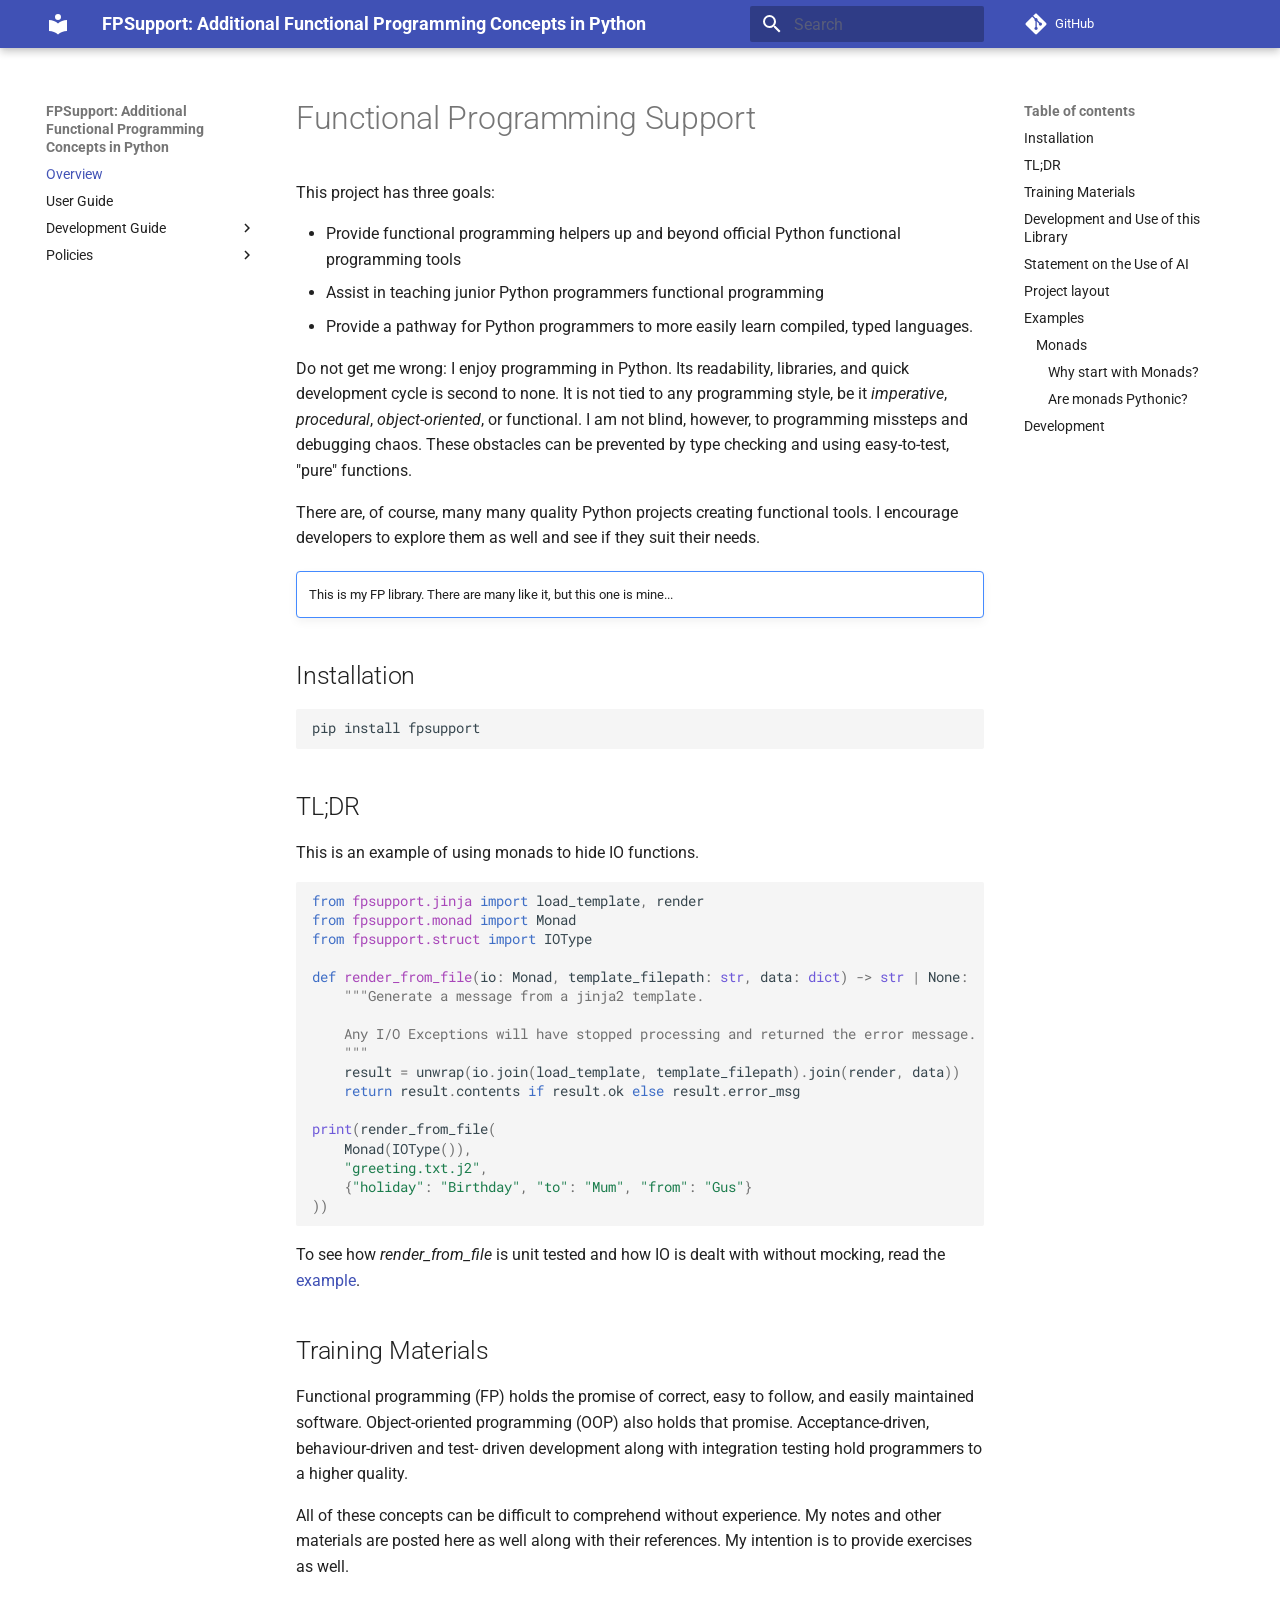
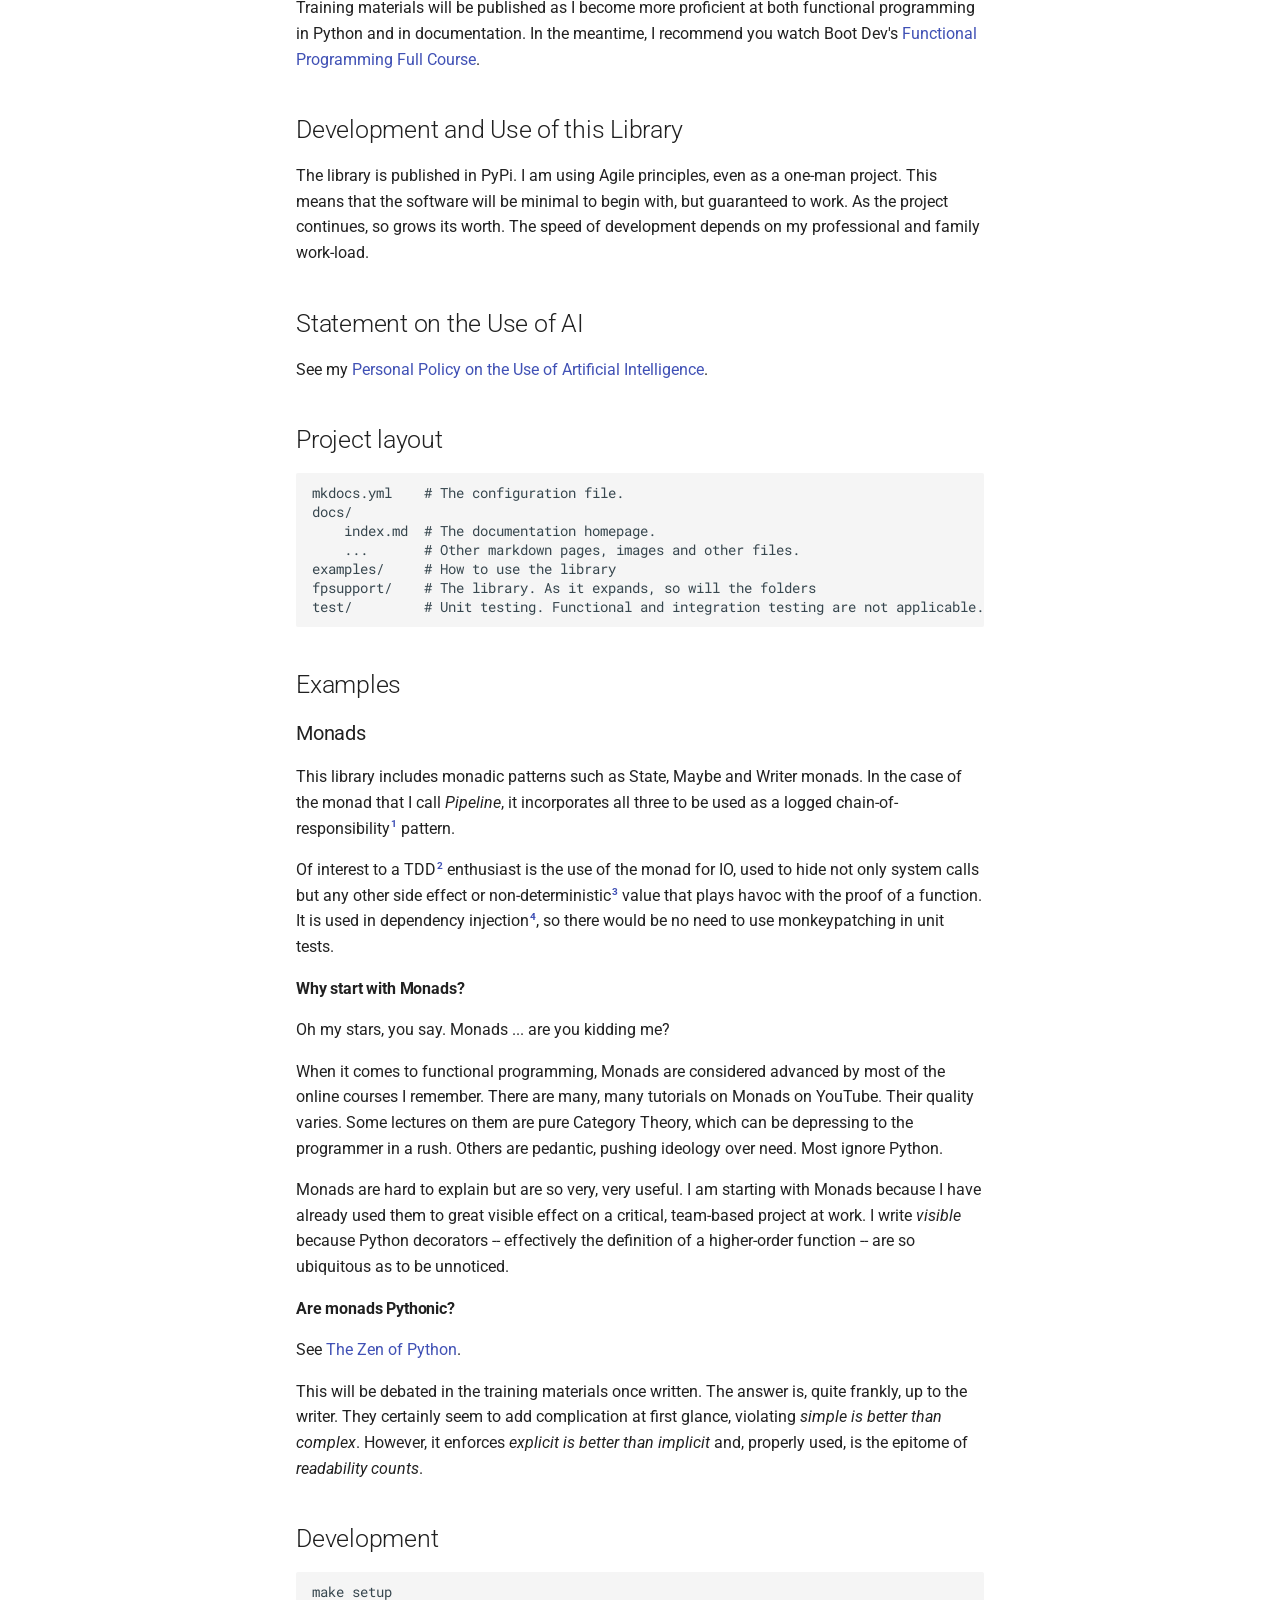
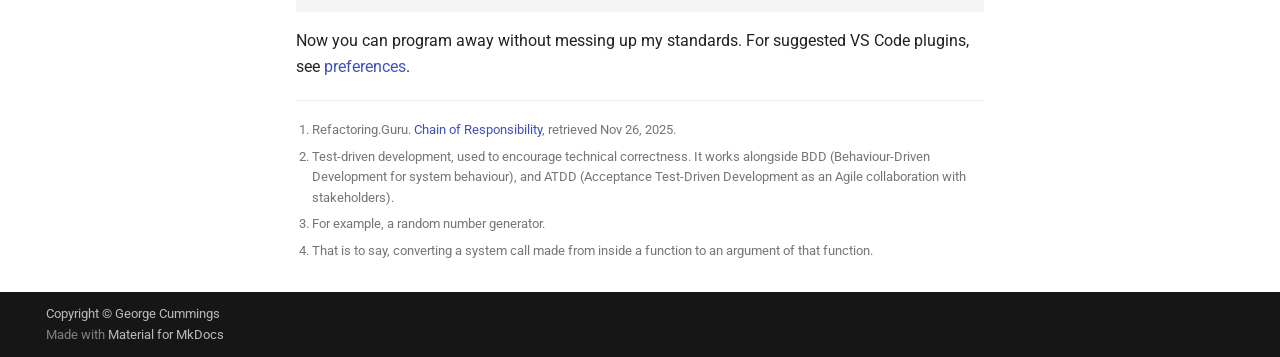
<file: index.html>
<!doctype html>
<html lang="en" class="no-js">
  <head>
    
      <meta charset="utf-8">
      <meta name="viewport" content="width=device-width,initial-scale=1">
      
      
        <meta name="author" content="George Cummings">
      
      
        <link rel="canonical" href="https://pages.github.com/PentheusLennuye/fpsupport/">
      
      
      
        <link rel="next" href="content/user/">
      
      
        
      
      
      <link rel="icon" href="assets/images/favicon.png">
      <meta name="generator" content="mkdocs-1.6.1, mkdocs-material-9.7.0">
    
    
      
        <title>FPSupport: Additional Functional Programming Concepts in Python</title>
      
    
    
      <link rel="stylesheet" href="assets/stylesheets/main.618322db.min.css">
      
      
  
  
    
      
      
    
  
    
      
      
    
  
    
      
      
    
  
    
      
      
    
  
    
      
      
    
  
    
      
      
    
  
    
      
      
    
  
    
      
      
    
  
    
      
      
    
  
    
      
      
    
  
    
      
      
    
  
    
      
      
    
  
  
  <style>:root{--md-admonition-icon--note:url('data:image/svg+xml;charset=utf-8,%3Csvg%20xmlns%3D%22http%3A//www.w3.org/2000/svg%22%20viewBox%3D%220%200%20448%20512%22%3E%3C%21--%21%20Font%20Awesome%20Free%207.1.0%20by%20%40fontawesome%20-%20https%3A//fontawesome.com%20License%20-%20https%3A//fontawesome.com/license/free%20%28Icons%3A%20CC%20BY%204.0%2C%20Fonts%3A%20SIL%20OFL%201.1%2C%20Code%3A%20MIT%20License%29%20Copyright%202025%20Fonticons%2C%20Inc.--%3E%3Cpath%20d%3D%22M64%20480c-35.3%200-64-28.7-64-64V96c0-35.3%2028.7-64%2064-64h320c35.3%200%2064%2028.7%2064%2064v213.5c0%2017-6.7%2033.3-18.7%2045.3L322.7%20461.3c-12%2012-28.3%2018.7-45.3%2018.7zm325.5-176H296c-13.3%200-24%2010.7-24%2024v93.5z%22/%3E%3C/svg%3E');--md-admonition-icon--abstract:url('data:image/svg+xml;charset=utf-8,%3Csvg%20xmlns%3D%22http%3A//www.w3.org/2000/svg%22%20viewBox%3D%220%200%20448%20512%22%3E%3C%21--%21%20Font%20Awesome%20Free%207.1.0%20by%20%40fontawesome%20-%20https%3A//fontawesome.com%20License%20-%20https%3A//fontawesome.com/license/free%20%28Icons%3A%20CC%20BY%204.0%2C%20Fonts%3A%20SIL%20OFL%201.1%2C%20Code%3A%20MIT%20License%29%20Copyright%202025%20Fonticons%2C%20Inc.--%3E%3Cpath%20d%3D%22M384%20512H96c-53%200-96-43-96-96V96C0%2043%2043%200%2096%200h304c26.5%200%2048%2021.5%2048%2048v288c0%2020.9-13.4%2038.7-32%2045.3V448c17.7%200%2032%2014.3%2032%2032s-14.3%2032-32%2032zM96%20384c-17.7%200-32%2014.3-32%2032s14.3%2032%2032%2032h256v-64zm32-232c0%2013.3%2010.7%2024%2024%2024h176c13.3%200%2024-10.7%2024-24s-10.7-24-24-24H152c-13.3%200-24%2010.7-24%2024m24%2072c-13.3%200-24%2010.7-24%2024s10.7%2024%2024%2024h176c13.3%200%2024-10.7%2024-24s-10.7-24-24-24z%22/%3E%3C/svg%3E');--md-admonition-icon--info:url('data:image/svg+xml;charset=utf-8,%3Csvg%20xmlns%3D%22http%3A//www.w3.org/2000/svg%22%20viewBox%3D%220%200%20512%20512%22%3E%3C%21--%21%20Font%20Awesome%20Free%207.1.0%20by%20%40fontawesome%20-%20https%3A//fontawesome.com%20License%20-%20https%3A//fontawesome.com/license/free%20%28Icons%3A%20CC%20BY%204.0%2C%20Fonts%3A%20SIL%20OFL%201.1%2C%20Code%3A%20MIT%20License%29%20Copyright%202025%20Fonticons%2C%20Inc.--%3E%3Cpath%20d%3D%22M256%20512a256%20256%200%201%200%200-512%20256%20256%200%201%200%200%20512m-32-352a32%2032%200%201%201%2064%200%2032%2032%200%201%201-64%200m-8%2064h48c13.3%200%2024%2010.7%2024%2024v88h8c13.3%200%2024%2010.7%2024%2024s-10.7%2024-24%2024h-80c-13.3%200-24-10.7-24-24s10.7-24%2024-24h24v-64h-24c-13.3%200-24-10.7-24-24s10.7-24%2024-24%22/%3E%3C/svg%3E');--md-admonition-icon--tip:url('data:image/svg+xml;charset=utf-8,%3Csvg%20xmlns%3D%22http%3A//www.w3.org/2000/svg%22%20viewBox%3D%220%200%20512%20512%22%3E%3C%21--%21%20Font%20Awesome%20Free%207.1.0%20by%20%40fontawesome%20-%20https%3A//fontawesome.com%20License%20-%20https%3A//fontawesome.com/license/free%20%28Icons%3A%20CC%20BY%204.0%2C%20Fonts%3A%20SIL%20OFL%201.1%2C%20Code%3A%20MIT%20License%29%20Copyright%202025%20Fonticons%2C%20Inc.--%3E%3Cpath%20d%3D%22M461.2%2018.9C472.7%2024%20480%2035.4%20480%2048v416c0%2012.6-7.3%2024-18.8%2029.1s-24.8%203.2-34.3-5.1l-46.6-40.7c-43.6-38.1-98.7-60.3-156.4-63V480c0%2017.7-14.3%2032-32%2032h-32c-17.7%200-32-14.3-32-32v-96C57.3%20384%200%20326.7%200%20256s57.3-128%20128-128h84.5c61.8-.2%20121.4-22.7%20167.9-63.3L427%2024c9.4-8.3%2022.9-10.2%2034.3-5.1zM224%20320v.2c70.3%202.7%20137.8%2028.5%20192%2073.4V118.3c-54.2%2044.9-121.7%2070.7-192%2073.4z%22/%3E%3C/svg%3E');--md-admonition-icon--success:url('data:image/svg+xml;charset=utf-8,%3Csvg%20xmlns%3D%22http%3A//www.w3.org/2000/svg%22%20viewBox%3D%220%200%20448%20512%22%3E%3C%21--%21%20Font%20Awesome%20Free%207.1.0%20by%20%40fontawesome%20-%20https%3A//fontawesome.com%20License%20-%20https%3A//fontawesome.com/license/free%20%28Icons%3A%20CC%20BY%204.0%2C%20Fonts%3A%20SIL%20OFL%201.1%2C%20Code%3A%20MIT%20License%29%20Copyright%202025%20Fonticons%2C%20Inc.--%3E%3Cpath%20d%3D%22M434.8%2070.1c14.3%2010.4%2017.5%2030.4%207.1%2044.7l-256%20352c-5.5%207.6-14%2012.3-23.4%2013.1s-18.5-2.7-25.1-9.3l-128-128c-12.5-12.5-12.5-32.8%200-45.3s32.8-12.5%2045.3%200l101.5%20101.5%20234-321.7c10.4-14.3%2030.4-17.5%2044.7-7.1z%22/%3E%3C/svg%3E');--md-admonition-icon--question:url('data:image/svg+xml;charset=utf-8,%3Csvg%20xmlns%3D%22http%3A//www.w3.org/2000/svg%22%20viewBox%3D%220%200%20512%20512%22%3E%3C%21--%21%20Font%20Awesome%20Free%207.1.0%20by%20%40fontawesome%20-%20https%3A//fontawesome.com%20License%20-%20https%3A//fontawesome.com/license/free%20%28Icons%3A%20CC%20BY%204.0%2C%20Fonts%3A%20SIL%20OFL%201.1%2C%20Code%3A%20MIT%20License%29%20Copyright%202025%20Fonticons%2C%20Inc.--%3E%3Cpath%20d%3D%22M256%20512a256%20256%200%201%200%200-512%20256%20256%200%201%200%200%20512m0-336c-17.7%200-32%2014.3-32%2032%200%2013.3-10.7%2024-24%2024s-24-10.7-24-24c0-44.2%2035.8-80%2080-80s80%2035.8%2080%2080c0%2047.2-36%2067.2-56%2074.5v3.8c0%2013.3-10.7%2024-24%2024s-24-10.7-24-24v-8.1c0-20.5%2014.8-35.2%2030.1-40.2%206.4-2.1%2013.2-5.5%2018.2-10.3%204.3-4.2%207.7-10%207.7-19.6%200-17.7-14.3-32-32-32zm-32%20192a32%2032%200%201%201%2064%200%2032%2032%200%201%201-64%200%22/%3E%3C/svg%3E');--md-admonition-icon--warning:url('data:image/svg+xml;charset=utf-8,%3Csvg%20xmlns%3D%22http%3A//www.w3.org/2000/svg%22%20viewBox%3D%220%200%20512%20512%22%3E%3C%21--%21%20Font%20Awesome%20Free%207.1.0%20by%20%40fontawesome%20-%20https%3A//fontawesome.com%20License%20-%20https%3A//fontawesome.com/license/free%20%28Icons%3A%20CC%20BY%204.0%2C%20Fonts%3A%20SIL%20OFL%201.1%2C%20Code%3A%20MIT%20License%29%20Copyright%202025%20Fonticons%2C%20Inc.--%3E%3Cpath%20d%3D%22M256%200c14.7%200%2028.2%208.1%2035.2%2021l216%20400c6.7%2012.4%206.4%2027.4-.8%2039.5S486.1%20480%20472%20480H40c-14.1%200-27.2-7.4-34.4-19.5s-7.5-27.1-.8-39.5l216-400c7-12.9%2020.5-21%2035.2-21m0%20352a32%2032%200%201%200%200%2064%2032%2032%200%201%200%200-64m0-192c-18.2%200-32.7%2015.5-31.4%2033.7l7.4%20104c.9%2012.5%2011.4%2022.3%2023.9%2022.3%2012.6%200%2023-9.7%2023.9-22.3l7.4-104c1.3-18.2-13.1-33.7-31.4-33.7z%22/%3E%3C/svg%3E');--md-admonition-icon--failure:url('data:image/svg+xml;charset=utf-8,%3Csvg%20xmlns%3D%22http%3A//www.w3.org/2000/svg%22%20viewBox%3D%220%200%20576%20512%22%3E%3C%21--%21%20Font%20Awesome%20Free%207.1.0%20by%20%40fontawesome%20-%20https%3A//fontawesome.com%20License%20-%20https%3A//fontawesome.com/license/free%20%28Icons%3A%20CC%20BY%204.0%2C%20Fonts%3A%20SIL%20OFL%201.1%2C%20Code%3A%20MIT%20License%29%20Copyright%202025%20Fonticons%2C%20Inc.--%3E%3Cpath%20d%3D%22M480-16c6.9%200%2013%204.4%2015.2%2010.9l13.5%2040.4%2040.4%2013.5C555.6%2051%20560%2057.1%20560%2064s-4.4%2013-10.9%2015.2l-40.4%2013.5-13.5%2040.4c-2.2%206.5-8.3%2010.9-15.2%2010.9s-13-4.4-15.2-10.9l-13.5-40.4-40.4-13.5C404.4%2077%20400%2070.9%20400%2064s4.4-13%2010.9-15.2l40.4-13.5%2013.5-40.4C467-11.6%20473.1-16%20480-16M321.4%2097.4c12.5-12.5%2032.8-12.5%2045.3%200l80%2080c12.5%2012.5%2012.5%2032.8%200%2045.3l-10.9%2010.9c7.9%2022%2012.2%2045.7%2012.2%2070.5%200%20114.9-93.1%20208-208%20208S32%20418.9%2032%20304%20125.1%2096%20240%2096c24.7%200%2048.5%204.3%2070.5%2012.3zM144%20304c0-53%2043-96%2096-96%2013.3%200%2024-10.7%2024-24s-10.7-24-24-24c-79.5%200-144%2064.5-144%20144%200%2013.3%2010.7%2024%2024%2024s24-10.7%2024-24%22/%3E%3C/svg%3E');--md-admonition-icon--danger:url('data:image/svg+xml;charset=utf-8,%3Csvg%20xmlns%3D%22http%3A//www.w3.org/2000/svg%22%20viewBox%3D%220%200%20512%20512%22%3E%3C%21--%21%20Font%20Awesome%20Free%207.1.0%20by%20%40fontawesome%20-%20https%3A//fontawesome.com%20License%20-%20https%3A//fontawesome.com/license/free%20%28Icons%3A%20CC%20BY%204.0%2C%20Fonts%3A%20SIL%20OFL%201.1%2C%20Code%3A%20MIT%20License%29%20Copyright%202025%20Fonticons%2C%20Inc.--%3E%3Cpath%20d%3D%22M416%20427.4c58.5-44%2096-111.6%2096-187.4C512%20107.5%20397.4%200%20256%200S0%20107.5%200%20240c0%2075.8%2037.5%20143.4%2096%20187.4V464c0%2026.5%2021.5%2048%2048%2048h32v-40c0-13.3%2010.7-24%2024-24s24%2010.7%2024%2024v40h64v-40c0-13.3%2010.7-24%2024-24s24%2010.7%2024%2024v40h32c26.5%200%2048-21.5%2048-48zM96%20256a64%2064%200%201%201%20128%200%2064%2064%200%201%201-128%200m256-64a64%2064%200%201%201%200%20128%2064%2064%200%201%201%200-128%22/%3E%3C/svg%3E');--md-admonition-icon--bug:url('data:image/svg+xml;charset=utf-8,%3Csvg%20xmlns%3D%22http%3A//www.w3.org/2000/svg%22%20viewBox%3D%220%200%20640%20512%22%3E%3C%21--%21%20Font%20Awesome%20Free%207.1.0%20by%20%40fontawesome%20-%20https%3A//fontawesome.com%20License%20-%20https%3A//fontawesome.com/license/free%20%28Icons%3A%20CC%20BY%204.0%2C%20Fonts%3A%20SIL%20OFL%201.1%2C%20Code%3A%20MIT%20License%29%20Copyright%202025%20Fonticons%2C%20Inc.--%3E%3Cpath%20d%3D%22M352%200c0-17.7-14.3-32-32-32s-32%2014.3-32%2032v64h-96c-53%200-96%2043-96%2096v224c0%2053%2043%2096%2096%2096h256c53%200%2096-43%2096-96V160c0-53-43-96-96-96h-96zM160%20368c0-13.3%2010.7-24%2024-24h32c13.3%200%2024%2010.7%2024%2024s-10.7%2024-24%2024h-32c-13.3%200-24-10.7-24-24m120%200c0-13.3%2010.7-24%2024-24h32c13.3%200%2024%2010.7%2024%2024s-10.7%2024-24%2024h-32c-13.3%200-24-10.7-24-24m120%200c0-13.3%2010.7-24%2024-24h32c13.3%200%2024%2010.7%2024%2024s-10.7%2024-24%2024h-32c-13.3%200-24-10.7-24-24M224%20176a48%2048%200%201%201%200%2096%2048%2048%200%201%201%200-96m144%2048a48%2048%200%201%201%2096%200%2048%2048%200%201%201-96%200m-304%200c0-17.7-14.3-32-32-32S0%20206.3%200%20224v96c0%2017.7%2014.3%2032%2032%2032s32-14.3%2032-32zm544-32c-17.7%200-32%2014.3-32%2032v96c0%2017.7%2014.3%2032%2032%2032s32-14.3%2032-32v-96c0-17.7-14.3-32-32-32%22/%3E%3C/svg%3E');--md-admonition-icon--example:url('data:image/svg+xml;charset=utf-8,%3Csvg%20xmlns%3D%22http%3A//www.w3.org/2000/svg%22%20viewBox%3D%220%200%20448%20512%22%3E%3C%21--%21%20Font%20Awesome%20Free%207.1.0%20by%20%40fontawesome%20-%20https%3A//fontawesome.com%20License%20-%20https%3A//fontawesome.com/license/free%20%28Icons%3A%20CC%20BY%204.0%2C%20Fonts%3A%20SIL%20OFL%201.1%2C%20Code%3A%20MIT%20License%29%20Copyright%202025%20Fonticons%2C%20Inc.--%3E%3Cpath%20d%3D%22M288%200H128c-17.7%200-32%2014.3-32%2032s14.3%2032%2032%2032v151.5L7.5%20426.3C2.6%20435%200%20444.7%200%20454.7%200%20486.4%2025.6%20512%2057.3%20512h333.4c31.6%200%2057.3-25.6%2057.3-57.3%200-10-2.6-19.8-7.5-28.4L320%20215.5V64c17.7%200%2032-14.3%2032-32S337.7%200%20320%200zm-96%20215.5V64h64v151.5c0%2011.1%202.9%2022.1%208.4%2031.8L306%20320H142l41.6-72.7c5.5-9.7%208.4-20.6%208.4-31.8%22/%3E%3C/svg%3E');--md-admonition-icon--quote:url('data:image/svg+xml;charset=utf-8,%3Csvg%20xmlns%3D%22http%3A//www.w3.org/2000/svg%22%20viewBox%3D%220%200%20448%20512%22%3E%3C%21--%21%20Font%20Awesome%20Free%207.1.0%20by%20%40fontawesome%20-%20https%3A//fontawesome.com%20License%20-%20https%3A//fontawesome.com/license/free%20%28Icons%3A%20CC%20BY%204.0%2C%20Fonts%3A%20SIL%20OFL%201.1%2C%20Code%3A%20MIT%20License%29%20Copyright%202025%20Fonticons%2C%20Inc.--%3E%3Cpath%20d%3D%22M0%20216C0%20149.7%2053.7%2096%20120%2096h8c17.7%200%2032%2014.3%2032%2032s-14.3%2032-32%2032h-8c-30.9%200-56%2025.1-56%2056v8h64c35.3%200%2064%2028.7%2064%2064v64c0%2035.3-28.7%2064-64%2064H64c-35.3%200-64-28.7-64-64zm256%200c0-66.3%2053.7-120%20120-120h8c17.7%200%2032%2014.3%2032%2032s-14.3%2032-32%2032h-8c-30.9%200-56%2025.1-56%2056v8h64c35.3%200%2064%2028.7%2064%2064v64c0%2035.3-28.7%2064-64%2064h-64c-35.3%200-64-28.7-64-64z%22/%3E%3C/svg%3E');}</style>



    
    
      
    
    
      
        
        
        <link rel="preconnect" href="https://fonts.gstatic.com" crossorigin>
        <link rel="stylesheet" href="https://fonts.googleapis.com/css?family=Roboto:300,300i,400,400i,700,700i%7CRoboto+Mono:400,400i,700,700i&display=fallback">
        <style>:root{--md-text-font:"Roboto";--md-code-font:"Roboto Mono"}</style>
      
    
    
      <link rel="stylesheet" href="assets/_mkdocstrings.css">
    
      <link rel="stylesheet" href="css/extra.css">
    
    <script>__md_scope=new URL(".",location),__md_hash=e=>[...e].reduce(((e,_)=>(e<<5)-e+_.charCodeAt(0)),0),__md_get=(e,_=localStorage,t=__md_scope)=>JSON.parse(_.getItem(t.pathname+"."+e)),__md_set=(e,_,t=localStorage,a=__md_scope)=>{try{t.setItem(a.pathname+"."+e,JSON.stringify(_))}catch(e){}}</script>
    
      

    
    
  </head>
  
  
    <body dir="ltr">
  
    
    <input class="md-toggle" data-md-toggle="drawer" type="checkbox" id="__drawer" autocomplete="off">
    <input class="md-toggle" data-md-toggle="search" type="checkbox" id="__search" autocomplete="off">
    <label class="md-overlay" for="__drawer"></label>
    <div data-md-component="skip">
      
        
        <a href="#functional-programming-support" class="md-skip">
          Skip to content
        </a>
      
    </div>
    <div data-md-component="announce">
      
    </div>
    
    
      

  

<header class="md-header md-header--shadow" data-md-component="header">
  <nav class="md-header__inner md-grid" aria-label="Header">
    <a href="." title="FPSupport: Additional Functional Programming Concepts in Python" class="md-header__button md-logo" aria-label="FPSupport: Additional Functional Programming Concepts in Python" data-md-component="logo">
      
  
  <svg xmlns="http://www.w3.org/2000/svg" viewBox="0 0 24 24"><path d="M12 8a3 3 0 0 0 3-3 3 3 0 0 0-3-3 3 3 0 0 0-3 3 3 3 0 0 0 3 3m0 3.54C9.64 9.35 6.5 8 3 8v11c3.5 0 6.64 1.35 9 3.54 2.36-2.19 5.5-3.54 9-3.54V8c-3.5 0-6.64 1.35-9 3.54"/></svg>

    </a>
    <label class="md-header__button md-icon" for="__drawer">
      
      <svg xmlns="http://www.w3.org/2000/svg" viewBox="0 0 24 24"><path d="M3 6h18v2H3zm0 5h18v2H3zm0 5h18v2H3z"/></svg>
    </label>
    <div class="md-header__title" data-md-component="header-title">
      <div class="md-header__ellipsis">
        <div class="md-header__topic">
          <span class="md-ellipsis">
            FPSupport: Additional Functional Programming Concepts in Python
          </span>
        </div>
        <div class="md-header__topic" data-md-component="header-topic">
          <span class="md-ellipsis">
            
              Overview
            
          </span>
        </div>
      </div>
    </div>
    
    
      <script>var palette=__md_get("__palette");if(palette&&palette.color){if("(prefers-color-scheme)"===palette.color.media){var media=matchMedia("(prefers-color-scheme: light)"),input=document.querySelector(media.matches?"[data-md-color-media='(prefers-color-scheme: light)']":"[data-md-color-media='(prefers-color-scheme: dark)']");palette.color.media=input.getAttribute("data-md-color-media"),palette.color.scheme=input.getAttribute("data-md-color-scheme"),palette.color.primary=input.getAttribute("data-md-color-primary"),palette.color.accent=input.getAttribute("data-md-color-accent")}for(var[key,value]of Object.entries(palette.color))document.body.setAttribute("data-md-color-"+key,value)}</script>
    
    
    
      
      
        <label class="md-header__button md-icon" for="__search">
          
          <svg xmlns="http://www.w3.org/2000/svg" viewBox="0 0 24 24"><path d="M9.5 3A6.5 6.5 0 0 1 16 9.5c0 1.61-.59 3.09-1.56 4.23l.27.27h.79l5 5-1.5 1.5-5-5v-.79l-.27-.27A6.52 6.52 0 0 1 9.5 16 6.5 6.5 0 0 1 3 9.5 6.5 6.5 0 0 1 9.5 3m0 2C7 5 5 7 5 9.5S7 14 9.5 14 14 12 14 9.5 12 5 9.5 5"/></svg>
        </label>
        <div class="md-search" data-md-component="search" role="dialog">
  <label class="md-search__overlay" for="__search"></label>
  <div class="md-search__inner" role="search">
    <form class="md-search__form" name="search">
      <input type="text" class="md-search__input" name="query" aria-label="Search" placeholder="Search" autocapitalize="off" autocorrect="off" autocomplete="off" spellcheck="false" data-md-component="search-query" required>
      <label class="md-search__icon md-icon" for="__search">
        
        <svg xmlns="http://www.w3.org/2000/svg" viewBox="0 0 24 24"><path d="M9.5 3A6.5 6.5 0 0 1 16 9.5c0 1.61-.59 3.09-1.56 4.23l.27.27h.79l5 5-1.5 1.5-5-5v-.79l-.27-.27A6.52 6.52 0 0 1 9.5 16 6.5 6.5 0 0 1 3 9.5 6.5 6.5 0 0 1 9.5 3m0 2C7 5 5 7 5 9.5S7 14 9.5 14 14 12 14 9.5 12 5 9.5 5"/></svg>
        
        <svg xmlns="http://www.w3.org/2000/svg" viewBox="0 0 24 24"><path d="M20 11v2H8l5.5 5.5-1.42 1.42L4.16 12l7.92-7.92L13.5 5.5 8 11z"/></svg>
      </label>
      <nav class="md-search__options" aria-label="Search">
        
        <button type="reset" class="md-search__icon md-icon" title="Clear" aria-label="Clear" tabindex="-1">
          
          <svg xmlns="http://www.w3.org/2000/svg" viewBox="0 0 24 24"><path d="M19 6.41 17.59 5 12 10.59 6.41 5 5 6.41 10.59 12 5 17.59 6.41 19 12 13.41 17.59 19 19 17.59 13.41 12z"/></svg>
        </button>
      </nav>
      
    </form>
    <div class="md-search__output">
      <div class="md-search__scrollwrap" tabindex="0" data-md-scrollfix>
        <div class="md-search-result" data-md-component="search-result">
          <div class="md-search-result__meta">
            Initializing search
          </div>
          <ol class="md-search-result__list" role="presentation"></ol>
        </div>
      </div>
    </div>
  </div>
</div>
      
    
    
      <div class="md-header__source">
        <a href="https://github.com/PentheusLennuye/fpsupport.git" title="Go to repository" class="md-source" data-md-component="source">
  <div class="md-source__icon md-icon">
    
    <svg xmlns="http://www.w3.org/2000/svg" viewBox="0 0 448 512"><!--! Font Awesome Free 7.1.0 by @fontawesome - https://fontawesome.com License - https://fontawesome.com/license/free (Icons: CC BY 4.0, Fonts: SIL OFL 1.1, Code: MIT License) Copyright 2025 Fonticons, Inc.--><path d="M439.6 236.1 244 40.5c-5.4-5.5-12.8-8.5-20.4-8.5s-15 3-20.4 8.4L162.5 81l51.5 51.5c27.1-9.1 52.7 16.8 43.4 43.7l49.7 49.7c34.2-11.8 61.2 31 35.5 56.7-26.5 26.5-70.2-2.9-56-37.3L240.3 199v121.9c25.3 12.5 22.3 41.8 9.1 55-6.4 6.4-15.2 10.1-24.3 10.1s-17.8-3.6-24.3-10.1c-17.6-17.6-11.1-46.9 11.2-56v-123c-20.8-8.5-24.6-30.7-18.6-45L142.6 101 8.5 235.1C3 240.6 0 247.9 0 255.5s3 15 8.5 20.4l195.6 195.7c5.4 5.4 12.7 8.4 20.4 8.4s15-3 20.4-8.4l194.7-194.7c5.4-5.4 8.4-12.8 8.4-20.4s-3-15-8.4-20.4"/></svg>
  </div>
  <div class="md-source__repository">
    GitHub
  </div>
</a>
      </div>
    
  </nav>
  
</header>
    
    <div class="md-container" data-md-component="container">
      
      
        
          
        
      
      <main class="md-main" data-md-component="main">
        <div class="md-main__inner md-grid">
          
            
              
              <div class="md-sidebar md-sidebar--primary" data-md-component="sidebar" data-md-type="navigation" >
                <div class="md-sidebar__scrollwrap">
                  <div class="md-sidebar__inner">
                    



<nav class="md-nav md-nav--primary" aria-label="Navigation" data-md-level="0">
  <label class="md-nav__title" for="__drawer">
    <a href="." title="FPSupport: Additional Functional Programming Concepts in Python" class="md-nav__button md-logo" aria-label="FPSupport: Additional Functional Programming Concepts in Python" data-md-component="logo">
      
  
  <svg xmlns="http://www.w3.org/2000/svg" viewBox="0 0 24 24"><path d="M12 8a3 3 0 0 0 3-3 3 3 0 0 0-3-3 3 3 0 0 0-3 3 3 3 0 0 0 3 3m0 3.54C9.64 9.35 6.5 8 3 8v11c3.5 0 6.64 1.35 9 3.54 2.36-2.19 5.5-3.54 9-3.54V8c-3.5 0-6.64 1.35-9 3.54"/></svg>

    </a>
    FPSupport: Additional Functional Programming Concepts in Python
  </label>
  
    <div class="md-nav__source">
      <a href="https://github.com/PentheusLennuye/fpsupport.git" title="Go to repository" class="md-source" data-md-component="source">
  <div class="md-source__icon md-icon">
    
    <svg xmlns="http://www.w3.org/2000/svg" viewBox="0 0 448 512"><!--! Font Awesome Free 7.1.0 by @fontawesome - https://fontawesome.com License - https://fontawesome.com/license/free (Icons: CC BY 4.0, Fonts: SIL OFL 1.1, Code: MIT License) Copyright 2025 Fonticons, Inc.--><path d="M439.6 236.1 244 40.5c-5.4-5.5-12.8-8.5-20.4-8.5s-15 3-20.4 8.4L162.5 81l51.5 51.5c27.1-9.1 52.7 16.8 43.4 43.7l49.7 49.7c34.2-11.8 61.2 31 35.5 56.7-26.5 26.5-70.2-2.9-56-37.3L240.3 199v121.9c25.3 12.5 22.3 41.8 9.1 55-6.4 6.4-15.2 10.1-24.3 10.1s-17.8-3.6-24.3-10.1c-17.6-17.6-11.1-46.9 11.2-56v-123c-20.8-8.5-24.6-30.7-18.6-45L142.6 101 8.5 235.1C3 240.6 0 247.9 0 255.5s3 15 8.5 20.4l195.6 195.7c5.4 5.4 12.7 8.4 20.4 8.4s15-3 20.4-8.4l194.7-194.7c5.4-5.4 8.4-12.8 8.4-20.4s-3-15-8.4-20.4"/></svg>
  </div>
  <div class="md-source__repository">
    GitHub
  </div>
</a>
    </div>
  
  <ul class="md-nav__list" data-md-scrollfix>
    
      
      
  
  
    
  
  
  
    <li class="md-nav__item md-nav__item--active">
      
      <input class="md-nav__toggle md-toggle" type="checkbox" id="__toc">
      
      
        
      
      
        <label class="md-nav__link md-nav__link--active" for="__toc">
          
  
  
  <span class="md-ellipsis">
    
  
    Overview
  

    
  </span>
  
  

          <span class="md-nav__icon md-icon"></span>
        </label>
      
      <a href="." class="md-nav__link md-nav__link--active">
        
  
  
  <span class="md-ellipsis">
    
  
    Overview
  

    
  </span>
  
  

      </a>
      
        

<nav class="md-nav md-nav--secondary" aria-label="Table of contents">
  
  
  
    
  
  
    <label class="md-nav__title" for="__toc">
      <span class="md-nav__icon md-icon"></span>
      Table of contents
    </label>
    <ul class="md-nav__list" data-md-component="toc" data-md-scrollfix>
      
        <li class="md-nav__item">
  <a href="#installation" class="md-nav__link">
    <span class="md-ellipsis">
      
        Installation
      
    </span>
  </a>
  
</li>
      
        <li class="md-nav__item">
  <a href="#tldr" class="md-nav__link">
    <span class="md-ellipsis">
      
        TL;DR
      
    </span>
  </a>
  
</li>
      
        <li class="md-nav__item">
  <a href="#training-materials" class="md-nav__link">
    <span class="md-ellipsis">
      
        Training Materials
      
    </span>
  </a>
  
</li>
      
        <li class="md-nav__item">
  <a href="#development-and-use-of-this-library" class="md-nav__link">
    <span class="md-ellipsis">
      
        Development and Use of this Library
      
    </span>
  </a>
  
</li>
      
        <li class="md-nav__item">
  <a href="#statement-on-the-use-of-ai" class="md-nav__link">
    <span class="md-ellipsis">
      
        Statement on the Use of AI
      
    </span>
  </a>
  
</li>
      
        <li class="md-nav__item">
  <a href="#project-layout" class="md-nav__link">
    <span class="md-ellipsis">
      
        Project layout
      
    </span>
  </a>
  
</li>
      
        <li class="md-nav__item">
  <a href="#examples" class="md-nav__link">
    <span class="md-ellipsis">
      
        Examples
      
    </span>
  </a>
  
    <nav class="md-nav" aria-label="Examples">
      <ul class="md-nav__list">
        
          <li class="md-nav__item">
  <a href="#monads" class="md-nav__link">
    <span class="md-ellipsis">
      
        Monads
      
    </span>
  </a>
  
    <nav class="md-nav" aria-label="Monads">
      <ul class="md-nav__list">
        
          <li class="md-nav__item">
  <a href="#why-start-with-monads" class="md-nav__link">
    <span class="md-ellipsis">
      
        Why start with Monads?
      
    </span>
  </a>
  
</li>
        
          <li class="md-nav__item">
  <a href="#are-monads-pythonic" class="md-nav__link">
    <span class="md-ellipsis">
      
        Are monads Pythonic?
      
    </span>
  </a>
  
</li>
        
      </ul>
    </nav>
  
</li>
        
      </ul>
    </nav>
  
</li>
      
        <li class="md-nav__item">
  <a href="#development" class="md-nav__link">
    <span class="md-ellipsis">
      
        Development
      
    </span>
  </a>
  
</li>
      
    </ul>
  
</nav>
      
    </li>
  

    
      
      
  
  
  
  
    <li class="md-nav__item">
      <a href="content/user/" class="md-nav__link">
        
  
  
  <span class="md-ellipsis">
    
  
    User Guide
  

    
  </span>
  
  

      </a>
    </li>
  

    
      
      
  
  
  
  
    
    
    
    
    
    <li class="md-nav__item md-nav__item--nested">
      
        
        
        <input class="md-nav__toggle md-toggle " type="checkbox" id="__nav_3" >
        
          
          <label class="md-nav__link" for="__nav_3" id="__nav_3_label" tabindex="0">
            
  
  
  <span class="md-ellipsis">
    
  
    Development Guide
  

    
  </span>
  
  

            <span class="md-nav__icon md-icon"></span>
          </label>
        
        <nav class="md-nav" data-md-level="1" aria-labelledby="__nav_3_label" aria-expanded="false">
          <label class="md-nav__title" for="__nav_3">
            <span class="md-nav__icon md-icon"></span>
            
  
    Development Guide
  

          </label>
          <ul class="md-nav__list" data-md-scrollfix>
            
              
                
  
  
  
  
    <li class="md-nav__item">
      <a href="content/CHANGELOG/" class="md-nav__link">
        
  
  
  <span class="md-ellipsis">
    
  
    Change Log
  

    
  </span>
  
  

      </a>
    </li>
  

              
            
              
                
  
  
  
  
    <li class="md-nav__item">
      <a href="content/development/" class="md-nav__link">
        
  
  
  <span class="md-ellipsis">
    
  
    Contributing
  

    
  </span>
  
  

      </a>
    </li>
  

              
            
              
                
  
  
  
  
    <li class="md-nav__item">
      <a href="content/release/" class="md-nav__link">
        
  
  
  <span class="md-ellipsis">
    
  
    Release Notes
  

    
  </span>
  
  

      </a>
    </li>
  

              
            
          </ul>
        </nav>
      
    </li>
  

    
      
      
  
  
  
  
    
    
    
    
    
    <li class="md-nav__item md-nav__item--nested">
      
        
        
        <input class="md-nav__toggle md-toggle " type="checkbox" id="__nav_4" >
        
          
          <label class="md-nav__link" for="__nav_4" id="__nav_4_label" tabindex="0">
            
  
  
  <span class="md-ellipsis">
    
  
    Policies
  

    
  </span>
  
  

            <span class="md-nav__icon md-icon"></span>
          </label>
        
        <nav class="md-nav" data-md-level="1" aria-labelledby="__nav_4_label" aria-expanded="false">
          <label class="md-nav__title" for="__nav_4">
            <span class="md-nav__icon md-icon"></span>
            
  
    Policies
  

          </label>
          <ul class="md-nav__list" data-md-scrollfix>
            
              
                
  
  
  
  
    <li class="md-nav__item">
      <a href="content/security/" class="md-nav__link">
        
  
  
  <span class="md-ellipsis">
    
  
    Security
  

    
  </span>
  
  

      </a>
    </li>
  

              
            
              
                
  
  
  
  
    <li class="md-nav__item">
      <a href="content/documentation_policy/" class="md-nav__link">
        
  
  
  <span class="md-ellipsis">
    
  
    Documentation
  

    
  </span>
  
  

      </a>
    </li>
  

              
            
              
                
  
  
  
  
    <li class="md-nav__item">
      <a href="content/exception_handling/" class="md-nav__link">
        
  
  
  <span class="md-ellipsis">
    
  
    Exception Handling
  

    
  </span>
  
  

      </a>
    </li>
  

              
            
          </ul>
        </nav>
      
    </li>
  

    
  </ul>
</nav>
                  </div>
                </div>
              </div>
            
            
              
              <div class="md-sidebar md-sidebar--secondary" data-md-component="sidebar" data-md-type="toc" >
                <div class="md-sidebar__scrollwrap">
                  <div class="md-sidebar__inner">
                    

<nav class="md-nav md-nav--secondary" aria-label="Table of contents">
  
  
  
    
  
  
    <label class="md-nav__title" for="__toc">
      <span class="md-nav__icon md-icon"></span>
      Table of contents
    </label>
    <ul class="md-nav__list" data-md-component="toc" data-md-scrollfix>
      
        <li class="md-nav__item">
  <a href="#installation" class="md-nav__link">
    <span class="md-ellipsis">
      
        Installation
      
    </span>
  </a>
  
</li>
      
        <li class="md-nav__item">
  <a href="#tldr" class="md-nav__link">
    <span class="md-ellipsis">
      
        TL;DR
      
    </span>
  </a>
  
</li>
      
        <li class="md-nav__item">
  <a href="#training-materials" class="md-nav__link">
    <span class="md-ellipsis">
      
        Training Materials
      
    </span>
  </a>
  
</li>
      
        <li class="md-nav__item">
  <a href="#development-and-use-of-this-library" class="md-nav__link">
    <span class="md-ellipsis">
      
        Development and Use of this Library
      
    </span>
  </a>
  
</li>
      
        <li class="md-nav__item">
  <a href="#statement-on-the-use-of-ai" class="md-nav__link">
    <span class="md-ellipsis">
      
        Statement on the Use of AI
      
    </span>
  </a>
  
</li>
      
        <li class="md-nav__item">
  <a href="#project-layout" class="md-nav__link">
    <span class="md-ellipsis">
      
        Project layout
      
    </span>
  </a>
  
</li>
      
        <li class="md-nav__item">
  <a href="#examples" class="md-nav__link">
    <span class="md-ellipsis">
      
        Examples
      
    </span>
  </a>
  
    <nav class="md-nav" aria-label="Examples">
      <ul class="md-nav__list">
        
          <li class="md-nav__item">
  <a href="#monads" class="md-nav__link">
    <span class="md-ellipsis">
      
        Monads
      
    </span>
  </a>
  
    <nav class="md-nav" aria-label="Monads">
      <ul class="md-nav__list">
        
          <li class="md-nav__item">
  <a href="#why-start-with-monads" class="md-nav__link">
    <span class="md-ellipsis">
      
        Why start with Monads?
      
    </span>
  </a>
  
</li>
        
          <li class="md-nav__item">
  <a href="#are-monads-pythonic" class="md-nav__link">
    <span class="md-ellipsis">
      
        Are monads Pythonic?
      
    </span>
  </a>
  
</li>
        
      </ul>
    </nav>
  
</li>
        
      </ul>
    </nav>
  
</li>
      
        <li class="md-nav__item">
  <a href="#development" class="md-nav__link">
    <span class="md-ellipsis">
      
        Development
      
    </span>
  </a>
  
</li>
      
    </ul>
  
</nav>
                  </div>
                </div>
              </div>
            
          
          
            <div class="md-content" data-md-component="content">
              
              <article class="md-content__inner md-typeset">
                
                  


  
  


<h1 id="functional-programming-support">Functional Programming Support<a class="headerlink" href="#functional-programming-support" title="Permanent link">&para;</a></h1>
<p>This project has three goals:</p>
<ul>
<li>Provide functional programming helpers up and beyond official Python functional programming
  tools</li>
<li>Assist in teaching junior Python programmers functional programming</li>
<li>Provide a pathway for Python programmers to more easily learn compiled, typed languages.</li>
</ul>
<p>Do not get me wrong: I enjoy programming in Python. Its readability, libraries, and quick
development cycle is second to none. It is not tied to any programming style, be it <em>imperative</em>,
<em>procedural</em>, <em>object-oriented</em>, or functional. I am not blind, however, to programming missteps
and debugging chaos. These obstacles can be prevented by type checking and using easy-to-test,
"pure" functions.</p>
<p>There are, of course, many many quality Python projects creating functional tools. I encourage
developers to explore them as well and see if they suit their needs.</p>
<div class="admonition note">
<p>This is my FP library. There are many like it, but this one is mine...</p>
</div>
<h2 id="installation">Installation<a class="headerlink" href="#installation" title="Permanent link">&para;</a></h2>
<div class="highlight"><pre><span></span><code><a id="__codelineno-0-1" name="__codelineno-0-1" href="#__codelineno-0-1"></a>pip<span class="w"> </span>install<span class="w"> </span>fpsupport
</code></pre></div>
<h2 id="tldr">TL;DR<a class="headerlink" href="#tldr" title="Permanent link">&para;</a></h2>
<p>This is an example of using monads to hide IO functions.</p>
<div class="highlight"><pre><span></span><code><a id="__codelineno-1-1" name="__codelineno-1-1" href="#__codelineno-1-1"></a><span class="kn">from</span><span class="w"> </span><span class="nn">fpsupport.jinja</span><span class="w"> </span><span class="kn">import</span> <span class="n">load_template</span><span class="p">,</span> <span class="n">render</span>
<a id="__codelineno-1-2" name="__codelineno-1-2" href="#__codelineno-1-2"></a><span class="kn">from</span><span class="w"> </span><span class="nn">fpsupport.monad</span><span class="w"> </span><span class="kn">import</span> <span class="n">Monad</span>
<a id="__codelineno-1-3" name="__codelineno-1-3" href="#__codelineno-1-3"></a><span class="kn">from</span><span class="w"> </span><span class="nn">fpsupport.struct</span><span class="w"> </span><span class="kn">import</span> <span class="n">IOType</span>
<a id="__codelineno-1-4" name="__codelineno-1-4" href="#__codelineno-1-4"></a>
<a id="__codelineno-1-5" name="__codelineno-1-5" href="#__codelineno-1-5"></a><span class="k">def</span><span class="w"> </span><span class="nf">render_from_file</span><span class="p">(</span><span class="n">io</span><span class="p">:</span> <span class="n">Monad</span><span class="p">,</span> <span class="n">template_filepath</span><span class="p">:</span> <span class="nb">str</span><span class="p">,</span> <span class="n">data</span><span class="p">:</span> <span class="nb">dict</span><span class="p">)</span> <span class="o">-&gt;</span> <span class="nb">str</span> <span class="o">|</span> <span class="kc">None</span><span class="p">:</span>
<a id="__codelineno-1-6" name="__codelineno-1-6" href="#__codelineno-1-6"></a><span class="w">    </span><span class="sd">&quot;&quot;&quot;Generate a message from a jinja2 template.</span>
<a id="__codelineno-1-7" name="__codelineno-1-7" href="#__codelineno-1-7"></a>
<a id="__codelineno-1-8" name="__codelineno-1-8" href="#__codelineno-1-8"></a><span class="sd">    Any I/O Exceptions will have stopped processing and returned the error message.</span>
<a id="__codelineno-1-9" name="__codelineno-1-9" href="#__codelineno-1-9"></a><span class="sd">    &quot;&quot;&quot;</span>
<a id="__codelineno-1-10" name="__codelineno-1-10" href="#__codelineno-1-10"></a>    <span class="n">result</span> <span class="o">=</span> <span class="n">unwrap</span><span class="p">(</span><span class="n">io</span><span class="o">.</span><span class="n">join</span><span class="p">(</span><span class="n">load_template</span><span class="p">,</span> <span class="n">template_filepath</span><span class="p">)</span><span class="o">.</span><span class="n">join</span><span class="p">(</span><span class="n">render</span><span class="p">,</span> <span class="n">data</span><span class="p">))</span>
<a id="__codelineno-1-11" name="__codelineno-1-11" href="#__codelineno-1-11"></a>    <span class="k">return</span> <span class="n">result</span><span class="o">.</span><span class="n">contents</span> <span class="k">if</span> <span class="n">result</span><span class="o">.</span><span class="n">ok</span> <span class="k">else</span> <span class="n">result</span><span class="o">.</span><span class="n">error_msg</span>
<a id="__codelineno-1-12" name="__codelineno-1-12" href="#__codelineno-1-12"></a>
<a id="__codelineno-1-13" name="__codelineno-1-13" href="#__codelineno-1-13"></a><span class="nb">print</span><span class="p">(</span><span class="n">render_from_file</span><span class="p">(</span>
<a id="__codelineno-1-14" name="__codelineno-1-14" href="#__codelineno-1-14"></a>    <span class="n">Monad</span><span class="p">(</span><span class="n">IOType</span><span class="p">()),</span>
<a id="__codelineno-1-15" name="__codelineno-1-15" href="#__codelineno-1-15"></a>    <span class="s2">&quot;greeting.txt.j2&quot;</span><span class="p">,</span>
<a id="__codelineno-1-16" name="__codelineno-1-16" href="#__codelineno-1-16"></a>    <span class="p">{</span><span class="s2">&quot;holiday&quot;</span><span class="p">:</span> <span class="s2">&quot;Birthday&quot;</span><span class="p">,</span> <span class="s2">&quot;to&quot;</span><span class="p">:</span> <span class="s2">&quot;Mum&quot;</span><span class="p">,</span> <span class="s2">&quot;from&quot;</span><span class="p">:</span> <span class="s2">&quot;Gus&quot;</span><span class="p">}</span>
<a id="__codelineno-1-17" name="__codelineno-1-17" href="#__codelineno-1-17"></a><span class="p">))</span>
</code></pre></div>
<p>To see how <em>render_from_file</em> is unit tested and how IO is dealt with without mocking, read the
<a href="examples/jinja2_templating.py">example</a>.</p>
<h2 id="training-materials">Training Materials<a class="headerlink" href="#training-materials" title="Permanent link">&para;</a></h2>
<p>Functional programming (FP) holds the promise of correct, easy to follow, and easily maintained
software. Object-oriented programming (OOP) also holds that promise. Acceptance-driven,
behaviour-driven and test- driven development along with integration testing hold programmers to a
higher quality.</p>
<p>All of these concepts can be difficult to comprehend without experience. My notes and other
materials are posted here as well along with their references. My intention is to provide exercises
as well.</p>
<p>Training materials will be published as I become more proficient at both functional programming in
Python and in documentation. In the meantime, I recommend you watch Boot Dev's <a href="https://youtu.be/5QZYGU0C2OA?si=X6n3TtgSBZZUsiC7">Functional
Programming Full Course</a>.</p>
<h2 id="development-and-use-of-this-library">Development and Use of this Library<a class="headerlink" href="#development-and-use-of-this-library" title="Permanent link">&para;</a></h2>
<p>The library is published in PyPi. I am using Agile principles, even as a one-man project. This
means that the software will be minimal to begin with, but guaranteed to work. As the project
continues, so grows its worth. The speed of development depends on my professional and family
work-load.</p>
<h2 id="statement-on-the-use-of-ai">Statement on the Use of AI<a class="headerlink" href="#statement-on-the-use-of-ai" title="Permanent link">&para;</a></h2>
<p>See my <a href="content/ai_policy/">Personal Policy on the Use of Artificial Intelligence</a>.</p>
<h2 id="project-layout">Project layout<a class="headerlink" href="#project-layout" title="Permanent link">&para;</a></h2>
<div class="highlight"><pre><span></span><code><a id="__codelineno-2-1" name="__codelineno-2-1" href="#__codelineno-2-1"></a>mkdocs.yml    # The configuration file.
<a id="__codelineno-2-2" name="__codelineno-2-2" href="#__codelineno-2-2"></a>docs/
<a id="__codelineno-2-3" name="__codelineno-2-3" href="#__codelineno-2-3"></a>    index.md  # The documentation homepage.
<a id="__codelineno-2-4" name="__codelineno-2-4" href="#__codelineno-2-4"></a>    ...       # Other markdown pages, images and other files.
<a id="__codelineno-2-5" name="__codelineno-2-5" href="#__codelineno-2-5"></a>examples/     # How to use the library
<a id="__codelineno-2-6" name="__codelineno-2-6" href="#__codelineno-2-6"></a>fpsupport/    # The library. As it expands, so will the folders
<a id="__codelineno-2-7" name="__codelineno-2-7" href="#__codelineno-2-7"></a>test/         # Unit testing. Functional and integration testing are not applicable.
</code></pre></div>
<h2 id="examples">Examples<a class="headerlink" href="#examples" title="Permanent link">&para;</a></h2>
<h3 id="monads">Monads<a class="headerlink" href="#monads" title="Permanent link">&para;</a></h3>
<p>This library includes monadic patterns such as State, Maybe and Writer monads.
In the case of the monad that I call <em>Pipeline</em>, it incorporates all three to
be used as a logged chain-of-responsibility<sup id="fnref:1"><a class="footnote-ref" href="#fn:1">1</a></sup> pattern.</p>
<p>Of interest to a TDD<sup id="fnref:2"><a class="footnote-ref" href="#fn:2">2</a></sup> enthusiast is the use of the monad for IO, used to hide
not only system calls but any other side effect or non-deterministic<sup id="fnref:3"><a class="footnote-ref" href="#fn:3">3</a></sup> value
that plays havoc with the proof of a function. It is used in dependency
injection<sup id="fnref:4"><a class="footnote-ref" href="#fn:4">4</a></sup>, so there would be no need to use monkeypatching in unit tests.</p>
<h4 id="why-start-with-monads">Why start with Monads?<a class="headerlink" href="#why-start-with-monads" title="Permanent link">&para;</a></h4>
<p>Oh my stars, you say. Monads ... are you kidding me?</p>
<p>When it comes to functional programming, Monads are considered advanced by most of the online
courses I remember. There are many, many tutorials on Monads on YouTube. Their quality varies. Some
lectures on them are pure Category Theory, which can be depressing to the programmer in a rush.
Others are pedantic, pushing ideology over need. Most ignore Python.</p>
<p>Monads are hard to explain but are so very, very useful. I am starting with Monads because I have
already used them to great visible effect on a critical, team-based project at work. I write
<em>visible</em> because Python decorators -- effectively the definition of a higher-order function -- are
so ubiquitous as to be unnoticed.</p>
<h4 id="are-monads-pythonic">Are monads Pythonic?<a class="headerlink" href="#are-monads-pythonic" title="Permanent link">&para;</a></h4>
<p>See <a href="https://peps.python.org/pep-0020/">The Zen of Python</a>.</p>
<p>This will be debated in the training materials once written. The answer is, quite frankly, up to
the writer. They certainly seem to add complication at first glance, violating <em>simple is better
than complex</em>. However, it enforces <em>explicit is better than implicit</em> and, properly used, is the
epitome of <em>readability counts</em>.</p>
<h2 id="development">Development<a class="headerlink" href="#development" title="Permanent link">&para;</a></h2>
<div class="highlight"><pre><span></span><code><a id="__codelineno-3-1" name="__codelineno-3-1" href="#__codelineno-3-1"></a>make<span class="w"> </span>setup
</code></pre></div>
<p>Now you can program away without messing up my standards. For suggested VS Code plugins, see
<a href="setup/preferences/examples/README.md">preferences</a>.</p>
<div class="footnote">
<hr />
<ol>
<li id="fn:1">
<p>Refactoring.Guru. <a href="https://refactoring.guru/design-patterns/chain-of-responsibility">Chain of
Responsibility</a>, retrieved
Nov 26, 2025.&#160;<a class="footnote-backref" href="#fnref:1" title="Jump back to footnote 1 in the text">&#8617;</a></p>
</li>
<li id="fn:2">
<p>Test-driven development, used to encourage technical correctness. It works alongside BDD
  (Behaviour-Driven Development for system behaviour), and ATDD (Acceptance Test-Driven
  Development as an Agile collaboration with stakeholders).&#160;<a class="footnote-backref" href="#fnref:2" title="Jump back to footnote 2 in the text">&#8617;</a></p>
</li>
<li id="fn:3">
<p>For example, a random number generator.&#160;<a class="footnote-backref" href="#fnref:3" title="Jump back to footnote 3 in the text">&#8617;</a></p>
</li>
<li id="fn:4">
<p>That is to say, converting a system call made from inside a function to an argument of that
  function.&#160;<a class="footnote-backref" href="#fnref:4" title="Jump back to footnote 4 in the text">&#8617;</a></p>
</li>
</ol>
</div>







  
  






                
              </article>
            </div>
          
          
<script>var target=document.getElementById(location.hash.slice(1));target&&target.name&&(target.checked=target.name.startsWith("__tabbed_"))</script>
        </div>
        
      </main>
      
        <footer class="md-footer">
  
  <div class="md-footer-meta md-typeset">
    <div class="md-footer-meta__inner md-grid">
      <div class="md-copyright">
  
    <div class="md-copyright__highlight">
      Copyright &copy; George Cummings
    </div>
  
  
    Made with
    <a href="https://squidfunk.github.io/mkdocs-material/" target="_blank" rel="noopener">
      Material for MkDocs
    </a>
  
</div>
      
    </div>
  </div>
</footer>
      
    </div>
    <div class="md-dialog" data-md-component="dialog">
      <div class="md-dialog__inner md-typeset"></div>
    </div>
    
    
    
      
      
      <script id="__config" type="application/json">{"annotate": null, "base": ".", "features": [], "search": "assets/javascripts/workers/search.7a47a382.min.js", "tags": null, "translations": {"clipboard.copied": "Copied to clipboard", "clipboard.copy": "Copy to clipboard", "search.result.more.one": "1 more on this page", "search.result.more.other": "# more on this page", "search.result.none": "No matching documents", "search.result.one": "1 matching document", "search.result.other": "# matching documents", "search.result.placeholder": "Type to start searching", "search.result.term.missing": "Missing", "select.version": "Select version"}, "version": null}</script>
    
    
      <script src="assets/javascripts/bundle.e71a0d61.min.js"></script>
      
    
  </body>
</html>
</file>
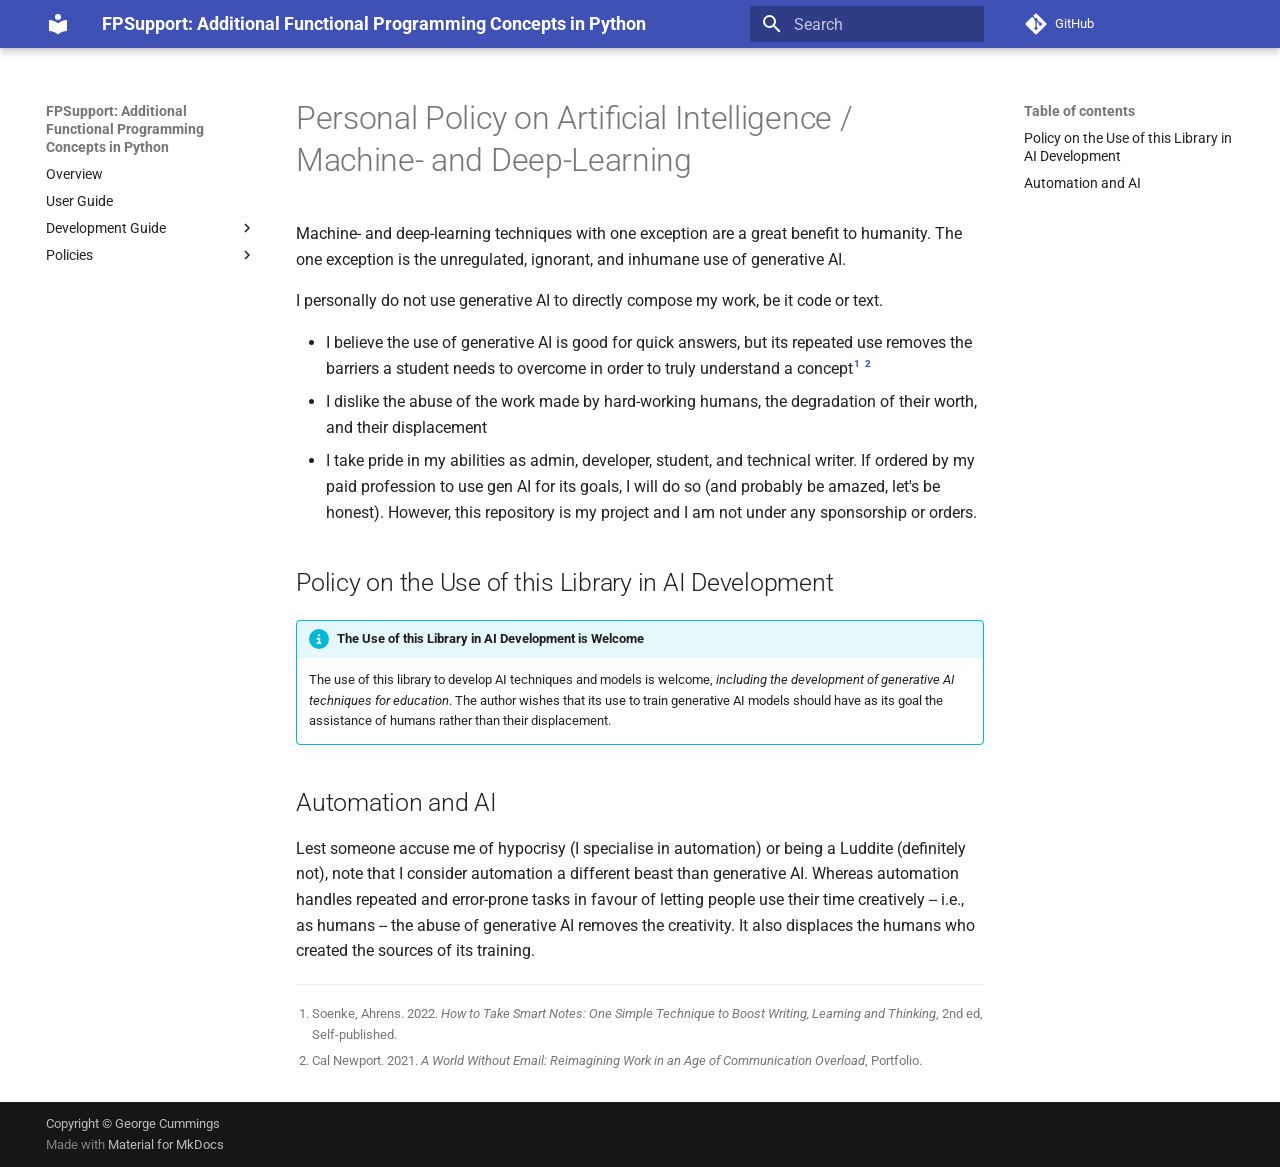
<file: content/ai_policy/index.html>
<!doctype html>
<html lang="en" class="no-js">
  <head>
    
      <meta charset="utf-8">
      <meta name="viewport" content="width=device-width,initial-scale=1">
      
      
      
        <link rel="canonical" href="https://pages.github.com/PentheusLennuye/fpsupport/content/ai_policy/">
      
      
      
      
        
      
      
      <link rel="icon" href="../../assets/images/favicon.png">
      <meta name="generator" content="mkdocs-1.6.1, mkdocs-material-9.7.0">
    
    
      
        <title>Personal Policy on Artificial Intelligence / Machine- and Deep-Learning - FPSupport: Additional Functional Programming Concepts in Python</title>
      
    
    
      <link rel="stylesheet" href="../../assets/stylesheets/main.618322db.min.css">
      
      
  
  
    
      
      
    
  
    
      
      
    
  
    
      
      
    
  
    
      
      
    
  
    
      
      
    
  
    
      
      
    
  
    
      
      
    
  
    
      
      
    
  
    
      
      
    
  
    
      
      
    
  
    
      
      
    
  
    
      
      
    
  
  
  <style>:root{--md-admonition-icon--note:url('data:image/svg+xml;charset=utf-8,%3Csvg%20xmlns%3D%22http%3A//www.w3.org/2000/svg%22%20viewBox%3D%220%200%20448%20512%22%3E%3C%21--%21%20Font%20Awesome%20Free%207.1.0%20by%20%40fontawesome%20-%20https%3A//fontawesome.com%20License%20-%20https%3A//fontawesome.com/license/free%20%28Icons%3A%20CC%20BY%204.0%2C%20Fonts%3A%20SIL%20OFL%201.1%2C%20Code%3A%20MIT%20License%29%20Copyright%202025%20Fonticons%2C%20Inc.--%3E%3Cpath%20d%3D%22M64%20480c-35.3%200-64-28.7-64-64V96c0-35.3%2028.7-64%2064-64h320c35.3%200%2064%2028.7%2064%2064v213.5c0%2017-6.7%2033.3-18.7%2045.3L322.7%20461.3c-12%2012-28.3%2018.7-45.3%2018.7zm325.5-176H296c-13.3%200-24%2010.7-24%2024v93.5z%22/%3E%3C/svg%3E');--md-admonition-icon--abstract:url('data:image/svg+xml;charset=utf-8,%3Csvg%20xmlns%3D%22http%3A//www.w3.org/2000/svg%22%20viewBox%3D%220%200%20448%20512%22%3E%3C%21--%21%20Font%20Awesome%20Free%207.1.0%20by%20%40fontawesome%20-%20https%3A//fontawesome.com%20License%20-%20https%3A//fontawesome.com/license/free%20%28Icons%3A%20CC%20BY%204.0%2C%20Fonts%3A%20SIL%20OFL%201.1%2C%20Code%3A%20MIT%20License%29%20Copyright%202025%20Fonticons%2C%20Inc.--%3E%3Cpath%20d%3D%22M384%20512H96c-53%200-96-43-96-96V96C0%2043%2043%200%2096%200h304c26.5%200%2048%2021.5%2048%2048v288c0%2020.9-13.4%2038.7-32%2045.3V448c17.7%200%2032%2014.3%2032%2032s-14.3%2032-32%2032zM96%20384c-17.7%200-32%2014.3-32%2032s14.3%2032%2032%2032h256v-64zm32-232c0%2013.3%2010.7%2024%2024%2024h176c13.3%200%2024-10.7%2024-24s-10.7-24-24-24H152c-13.3%200-24%2010.7-24%2024m24%2072c-13.3%200-24%2010.7-24%2024s10.7%2024%2024%2024h176c13.3%200%2024-10.7%2024-24s-10.7-24-24-24z%22/%3E%3C/svg%3E');--md-admonition-icon--info:url('data:image/svg+xml;charset=utf-8,%3Csvg%20xmlns%3D%22http%3A//www.w3.org/2000/svg%22%20viewBox%3D%220%200%20512%20512%22%3E%3C%21--%21%20Font%20Awesome%20Free%207.1.0%20by%20%40fontawesome%20-%20https%3A//fontawesome.com%20License%20-%20https%3A//fontawesome.com/license/free%20%28Icons%3A%20CC%20BY%204.0%2C%20Fonts%3A%20SIL%20OFL%201.1%2C%20Code%3A%20MIT%20License%29%20Copyright%202025%20Fonticons%2C%20Inc.--%3E%3Cpath%20d%3D%22M256%20512a256%20256%200%201%200%200-512%20256%20256%200%201%200%200%20512m-32-352a32%2032%200%201%201%2064%200%2032%2032%200%201%201-64%200m-8%2064h48c13.3%200%2024%2010.7%2024%2024v88h8c13.3%200%2024%2010.7%2024%2024s-10.7%2024-24%2024h-80c-13.3%200-24-10.7-24-24s10.7-24%2024-24h24v-64h-24c-13.3%200-24-10.7-24-24s10.7-24%2024-24%22/%3E%3C/svg%3E');--md-admonition-icon--tip:url('data:image/svg+xml;charset=utf-8,%3Csvg%20xmlns%3D%22http%3A//www.w3.org/2000/svg%22%20viewBox%3D%220%200%20512%20512%22%3E%3C%21--%21%20Font%20Awesome%20Free%207.1.0%20by%20%40fontawesome%20-%20https%3A//fontawesome.com%20License%20-%20https%3A//fontawesome.com/license/free%20%28Icons%3A%20CC%20BY%204.0%2C%20Fonts%3A%20SIL%20OFL%201.1%2C%20Code%3A%20MIT%20License%29%20Copyright%202025%20Fonticons%2C%20Inc.--%3E%3Cpath%20d%3D%22M461.2%2018.9C472.7%2024%20480%2035.4%20480%2048v416c0%2012.6-7.3%2024-18.8%2029.1s-24.8%203.2-34.3-5.1l-46.6-40.7c-43.6-38.1-98.7-60.3-156.4-63V480c0%2017.7-14.3%2032-32%2032h-32c-17.7%200-32-14.3-32-32v-96C57.3%20384%200%20326.7%200%20256s57.3-128%20128-128h84.5c61.8-.2%20121.4-22.7%20167.9-63.3L427%2024c9.4-8.3%2022.9-10.2%2034.3-5.1zM224%20320v.2c70.3%202.7%20137.8%2028.5%20192%2073.4V118.3c-54.2%2044.9-121.7%2070.7-192%2073.4z%22/%3E%3C/svg%3E');--md-admonition-icon--success:url('data:image/svg+xml;charset=utf-8,%3Csvg%20xmlns%3D%22http%3A//www.w3.org/2000/svg%22%20viewBox%3D%220%200%20448%20512%22%3E%3C%21--%21%20Font%20Awesome%20Free%207.1.0%20by%20%40fontawesome%20-%20https%3A//fontawesome.com%20License%20-%20https%3A//fontawesome.com/license/free%20%28Icons%3A%20CC%20BY%204.0%2C%20Fonts%3A%20SIL%20OFL%201.1%2C%20Code%3A%20MIT%20License%29%20Copyright%202025%20Fonticons%2C%20Inc.--%3E%3Cpath%20d%3D%22M434.8%2070.1c14.3%2010.4%2017.5%2030.4%207.1%2044.7l-256%20352c-5.5%207.6-14%2012.3-23.4%2013.1s-18.5-2.7-25.1-9.3l-128-128c-12.5-12.5-12.5-32.8%200-45.3s32.8-12.5%2045.3%200l101.5%20101.5%20234-321.7c10.4-14.3%2030.4-17.5%2044.7-7.1z%22/%3E%3C/svg%3E');--md-admonition-icon--question:url('data:image/svg+xml;charset=utf-8,%3Csvg%20xmlns%3D%22http%3A//www.w3.org/2000/svg%22%20viewBox%3D%220%200%20512%20512%22%3E%3C%21--%21%20Font%20Awesome%20Free%207.1.0%20by%20%40fontawesome%20-%20https%3A//fontawesome.com%20License%20-%20https%3A//fontawesome.com/license/free%20%28Icons%3A%20CC%20BY%204.0%2C%20Fonts%3A%20SIL%20OFL%201.1%2C%20Code%3A%20MIT%20License%29%20Copyright%202025%20Fonticons%2C%20Inc.--%3E%3Cpath%20d%3D%22M256%20512a256%20256%200%201%200%200-512%20256%20256%200%201%200%200%20512m0-336c-17.7%200-32%2014.3-32%2032%200%2013.3-10.7%2024-24%2024s-24-10.7-24-24c0-44.2%2035.8-80%2080-80s80%2035.8%2080%2080c0%2047.2-36%2067.2-56%2074.5v3.8c0%2013.3-10.7%2024-24%2024s-24-10.7-24-24v-8.1c0-20.5%2014.8-35.2%2030.1-40.2%206.4-2.1%2013.2-5.5%2018.2-10.3%204.3-4.2%207.7-10%207.7-19.6%200-17.7-14.3-32-32-32zm-32%20192a32%2032%200%201%201%2064%200%2032%2032%200%201%201-64%200%22/%3E%3C/svg%3E');--md-admonition-icon--warning:url('data:image/svg+xml;charset=utf-8,%3Csvg%20xmlns%3D%22http%3A//www.w3.org/2000/svg%22%20viewBox%3D%220%200%20512%20512%22%3E%3C%21--%21%20Font%20Awesome%20Free%207.1.0%20by%20%40fontawesome%20-%20https%3A//fontawesome.com%20License%20-%20https%3A//fontawesome.com/license/free%20%28Icons%3A%20CC%20BY%204.0%2C%20Fonts%3A%20SIL%20OFL%201.1%2C%20Code%3A%20MIT%20License%29%20Copyright%202025%20Fonticons%2C%20Inc.--%3E%3Cpath%20d%3D%22M256%200c14.7%200%2028.2%208.1%2035.2%2021l216%20400c6.7%2012.4%206.4%2027.4-.8%2039.5S486.1%20480%20472%20480H40c-14.1%200-27.2-7.4-34.4-19.5s-7.5-27.1-.8-39.5l216-400c7-12.9%2020.5-21%2035.2-21m0%20352a32%2032%200%201%200%200%2064%2032%2032%200%201%200%200-64m0-192c-18.2%200-32.7%2015.5-31.4%2033.7l7.4%20104c.9%2012.5%2011.4%2022.3%2023.9%2022.3%2012.6%200%2023-9.7%2023.9-22.3l7.4-104c1.3-18.2-13.1-33.7-31.4-33.7z%22/%3E%3C/svg%3E');--md-admonition-icon--failure:url('data:image/svg+xml;charset=utf-8,%3Csvg%20xmlns%3D%22http%3A//www.w3.org/2000/svg%22%20viewBox%3D%220%200%20576%20512%22%3E%3C%21--%21%20Font%20Awesome%20Free%207.1.0%20by%20%40fontawesome%20-%20https%3A//fontawesome.com%20License%20-%20https%3A//fontawesome.com/license/free%20%28Icons%3A%20CC%20BY%204.0%2C%20Fonts%3A%20SIL%20OFL%201.1%2C%20Code%3A%20MIT%20License%29%20Copyright%202025%20Fonticons%2C%20Inc.--%3E%3Cpath%20d%3D%22M480-16c6.9%200%2013%204.4%2015.2%2010.9l13.5%2040.4%2040.4%2013.5C555.6%2051%20560%2057.1%20560%2064s-4.4%2013-10.9%2015.2l-40.4%2013.5-13.5%2040.4c-2.2%206.5-8.3%2010.9-15.2%2010.9s-13-4.4-15.2-10.9l-13.5-40.4-40.4-13.5C404.4%2077%20400%2070.9%20400%2064s4.4-13%2010.9-15.2l40.4-13.5%2013.5-40.4C467-11.6%20473.1-16%20480-16M321.4%2097.4c12.5-12.5%2032.8-12.5%2045.3%200l80%2080c12.5%2012.5%2012.5%2032.8%200%2045.3l-10.9%2010.9c7.9%2022%2012.2%2045.7%2012.2%2070.5%200%20114.9-93.1%20208-208%20208S32%20418.9%2032%20304%20125.1%2096%20240%2096c24.7%200%2048.5%204.3%2070.5%2012.3zM144%20304c0-53%2043-96%2096-96%2013.3%200%2024-10.7%2024-24s-10.7-24-24-24c-79.5%200-144%2064.5-144%20144%200%2013.3%2010.7%2024%2024%2024s24-10.7%2024-24%22/%3E%3C/svg%3E');--md-admonition-icon--danger:url('data:image/svg+xml;charset=utf-8,%3Csvg%20xmlns%3D%22http%3A//www.w3.org/2000/svg%22%20viewBox%3D%220%200%20512%20512%22%3E%3C%21--%21%20Font%20Awesome%20Free%207.1.0%20by%20%40fontawesome%20-%20https%3A//fontawesome.com%20License%20-%20https%3A//fontawesome.com/license/free%20%28Icons%3A%20CC%20BY%204.0%2C%20Fonts%3A%20SIL%20OFL%201.1%2C%20Code%3A%20MIT%20License%29%20Copyright%202025%20Fonticons%2C%20Inc.--%3E%3Cpath%20d%3D%22M416%20427.4c58.5-44%2096-111.6%2096-187.4C512%20107.5%20397.4%200%20256%200S0%20107.5%200%20240c0%2075.8%2037.5%20143.4%2096%20187.4V464c0%2026.5%2021.5%2048%2048%2048h32v-40c0-13.3%2010.7-24%2024-24s24%2010.7%2024%2024v40h64v-40c0-13.3%2010.7-24%2024-24s24%2010.7%2024%2024v40h32c26.5%200%2048-21.5%2048-48zM96%20256a64%2064%200%201%201%20128%200%2064%2064%200%201%201-128%200m256-64a64%2064%200%201%201%200%20128%2064%2064%200%201%201%200-128%22/%3E%3C/svg%3E');--md-admonition-icon--bug:url('data:image/svg+xml;charset=utf-8,%3Csvg%20xmlns%3D%22http%3A//www.w3.org/2000/svg%22%20viewBox%3D%220%200%20640%20512%22%3E%3C%21--%21%20Font%20Awesome%20Free%207.1.0%20by%20%40fontawesome%20-%20https%3A//fontawesome.com%20License%20-%20https%3A//fontawesome.com/license/free%20%28Icons%3A%20CC%20BY%204.0%2C%20Fonts%3A%20SIL%20OFL%201.1%2C%20Code%3A%20MIT%20License%29%20Copyright%202025%20Fonticons%2C%20Inc.--%3E%3Cpath%20d%3D%22M352%200c0-17.7-14.3-32-32-32s-32%2014.3-32%2032v64h-96c-53%200-96%2043-96%2096v224c0%2053%2043%2096%2096%2096h256c53%200%2096-43%2096-96V160c0-53-43-96-96-96h-96zM160%20368c0-13.3%2010.7-24%2024-24h32c13.3%200%2024%2010.7%2024%2024s-10.7%2024-24%2024h-32c-13.3%200-24-10.7-24-24m120%200c0-13.3%2010.7-24%2024-24h32c13.3%200%2024%2010.7%2024%2024s-10.7%2024-24%2024h-32c-13.3%200-24-10.7-24-24m120%200c0-13.3%2010.7-24%2024-24h32c13.3%200%2024%2010.7%2024%2024s-10.7%2024-24%2024h-32c-13.3%200-24-10.7-24-24M224%20176a48%2048%200%201%201%200%2096%2048%2048%200%201%201%200-96m144%2048a48%2048%200%201%201%2096%200%2048%2048%200%201%201-96%200m-304%200c0-17.7-14.3-32-32-32S0%20206.3%200%20224v96c0%2017.7%2014.3%2032%2032%2032s32-14.3%2032-32zm544-32c-17.7%200-32%2014.3-32%2032v96c0%2017.7%2014.3%2032%2032%2032s32-14.3%2032-32v-96c0-17.7-14.3-32-32-32%22/%3E%3C/svg%3E');--md-admonition-icon--example:url('data:image/svg+xml;charset=utf-8,%3Csvg%20xmlns%3D%22http%3A//www.w3.org/2000/svg%22%20viewBox%3D%220%200%20448%20512%22%3E%3C%21--%21%20Font%20Awesome%20Free%207.1.0%20by%20%40fontawesome%20-%20https%3A//fontawesome.com%20License%20-%20https%3A//fontawesome.com/license/free%20%28Icons%3A%20CC%20BY%204.0%2C%20Fonts%3A%20SIL%20OFL%201.1%2C%20Code%3A%20MIT%20License%29%20Copyright%202025%20Fonticons%2C%20Inc.--%3E%3Cpath%20d%3D%22M288%200H128c-17.7%200-32%2014.3-32%2032s14.3%2032%2032%2032v151.5L7.5%20426.3C2.6%20435%200%20444.7%200%20454.7%200%20486.4%2025.6%20512%2057.3%20512h333.4c31.6%200%2057.3-25.6%2057.3-57.3%200-10-2.6-19.8-7.5-28.4L320%20215.5V64c17.7%200%2032-14.3%2032-32S337.7%200%20320%200zm-96%20215.5V64h64v151.5c0%2011.1%202.9%2022.1%208.4%2031.8L306%20320H142l41.6-72.7c5.5-9.7%208.4-20.6%208.4-31.8%22/%3E%3C/svg%3E');--md-admonition-icon--quote:url('data:image/svg+xml;charset=utf-8,%3Csvg%20xmlns%3D%22http%3A//www.w3.org/2000/svg%22%20viewBox%3D%220%200%20448%20512%22%3E%3C%21--%21%20Font%20Awesome%20Free%207.1.0%20by%20%40fontawesome%20-%20https%3A//fontawesome.com%20License%20-%20https%3A//fontawesome.com/license/free%20%28Icons%3A%20CC%20BY%204.0%2C%20Fonts%3A%20SIL%20OFL%201.1%2C%20Code%3A%20MIT%20License%29%20Copyright%202025%20Fonticons%2C%20Inc.--%3E%3Cpath%20d%3D%22M0%20216C0%20149.7%2053.7%2096%20120%2096h8c17.7%200%2032%2014.3%2032%2032s-14.3%2032-32%2032h-8c-30.9%200-56%2025.1-56%2056v8h64c35.3%200%2064%2028.7%2064%2064v64c0%2035.3-28.7%2064-64%2064H64c-35.3%200-64-28.7-64-64zm256%200c0-66.3%2053.7-120%20120-120h8c17.7%200%2032%2014.3%2032%2032s-14.3%2032-32%2032h-8c-30.9%200-56%2025.1-56%2056v8h64c35.3%200%2064%2028.7%2064%2064v64c0%2035.3-28.7%2064-64%2064h-64c-35.3%200-64-28.7-64-64z%22/%3E%3C/svg%3E');}</style>



    
    
      
    
    
      
        
        
        <link rel="preconnect" href="https://fonts.gstatic.com" crossorigin>
        <link rel="stylesheet" href="https://fonts.googleapis.com/css?family=Roboto:300,300i,400,400i,700,700i%7CRoboto+Mono:400,400i,700,700i&display=fallback">
        <style>:root{--md-text-font:"Roboto";--md-code-font:"Roboto Mono"}</style>
      
    
    
      <link rel="stylesheet" href="../../assets/_mkdocstrings.css">
    
      <link rel="stylesheet" href="../../css/extra.css">
    
    <script>__md_scope=new URL("../..",location),__md_hash=e=>[...e].reduce(((e,_)=>(e<<5)-e+_.charCodeAt(0)),0),__md_get=(e,_=localStorage,t=__md_scope)=>JSON.parse(_.getItem(t.pathname+"."+e)),__md_set=(e,_,t=localStorage,a=__md_scope)=>{try{t.setItem(a.pathname+"."+e,JSON.stringify(_))}catch(e){}}</script>
    
      

    
    
  </head>
  
  
    <body dir="ltr">
  
    
    <input class="md-toggle" data-md-toggle="drawer" type="checkbox" id="__drawer" autocomplete="off">
    <input class="md-toggle" data-md-toggle="search" type="checkbox" id="__search" autocomplete="off">
    <label class="md-overlay" for="__drawer"></label>
    <div data-md-component="skip">
      
        
        <a href="#personal-policy-on-artificial-intelligence-machine-and-deep-learning" class="md-skip">
          Skip to content
        </a>
      
    </div>
    <div data-md-component="announce">
      
    </div>
    
    
      

  

<header class="md-header md-header--shadow" data-md-component="header">
  <nav class="md-header__inner md-grid" aria-label="Header">
    <a href="../.." title="FPSupport: Additional Functional Programming Concepts in Python" class="md-header__button md-logo" aria-label="FPSupport: Additional Functional Programming Concepts in Python" data-md-component="logo">
      
  
  <svg xmlns="http://www.w3.org/2000/svg" viewBox="0 0 24 24"><path d="M12 8a3 3 0 0 0 3-3 3 3 0 0 0-3-3 3 3 0 0 0-3 3 3 3 0 0 0 3 3m0 3.54C9.64 9.35 6.5 8 3 8v11c3.5 0 6.64 1.35 9 3.54 2.36-2.19 5.5-3.54 9-3.54V8c-3.5 0-6.64 1.35-9 3.54"/></svg>

    </a>
    <label class="md-header__button md-icon" for="__drawer">
      
      <svg xmlns="http://www.w3.org/2000/svg" viewBox="0 0 24 24"><path d="M3 6h18v2H3zm0 5h18v2H3zm0 5h18v2H3z"/></svg>
    </label>
    <div class="md-header__title" data-md-component="header-title">
      <div class="md-header__ellipsis">
        <div class="md-header__topic">
          <span class="md-ellipsis">
            FPSupport: Additional Functional Programming Concepts in Python
          </span>
        </div>
        <div class="md-header__topic" data-md-component="header-topic">
          <span class="md-ellipsis">
            
              Personal Policy on Artificial Intelligence / Machine- and Deep-Learning
            
          </span>
        </div>
      </div>
    </div>
    
    
      <script>var palette=__md_get("__palette");if(palette&&palette.color){if("(prefers-color-scheme)"===palette.color.media){var media=matchMedia("(prefers-color-scheme: light)"),input=document.querySelector(media.matches?"[data-md-color-media='(prefers-color-scheme: light)']":"[data-md-color-media='(prefers-color-scheme: dark)']");palette.color.media=input.getAttribute("data-md-color-media"),palette.color.scheme=input.getAttribute("data-md-color-scheme"),palette.color.primary=input.getAttribute("data-md-color-primary"),palette.color.accent=input.getAttribute("data-md-color-accent")}for(var[key,value]of Object.entries(palette.color))document.body.setAttribute("data-md-color-"+key,value)}</script>
    
    
    
      
      
        <label class="md-header__button md-icon" for="__search">
          
          <svg xmlns="http://www.w3.org/2000/svg" viewBox="0 0 24 24"><path d="M9.5 3A6.5 6.5 0 0 1 16 9.5c0 1.61-.59 3.09-1.56 4.23l.27.27h.79l5 5-1.5 1.5-5-5v-.79l-.27-.27A6.52 6.52 0 0 1 9.5 16 6.5 6.5 0 0 1 3 9.5 6.5 6.5 0 0 1 9.5 3m0 2C7 5 5 7 5 9.5S7 14 9.5 14 14 12 14 9.5 12 5 9.5 5"/></svg>
        </label>
        <div class="md-search" data-md-component="search" role="dialog">
  <label class="md-search__overlay" for="__search"></label>
  <div class="md-search__inner" role="search">
    <form class="md-search__form" name="search">
      <input type="text" class="md-search__input" name="query" aria-label="Search" placeholder="Search" autocapitalize="off" autocorrect="off" autocomplete="off" spellcheck="false" data-md-component="search-query" required>
      <label class="md-search__icon md-icon" for="__search">
        
        <svg xmlns="http://www.w3.org/2000/svg" viewBox="0 0 24 24"><path d="M9.5 3A6.5 6.5 0 0 1 16 9.5c0 1.61-.59 3.09-1.56 4.23l.27.27h.79l5 5-1.5 1.5-5-5v-.79l-.27-.27A6.52 6.52 0 0 1 9.5 16 6.5 6.5 0 0 1 3 9.5 6.5 6.5 0 0 1 9.5 3m0 2C7 5 5 7 5 9.5S7 14 9.5 14 14 12 14 9.5 12 5 9.5 5"/></svg>
        
        <svg xmlns="http://www.w3.org/2000/svg" viewBox="0 0 24 24"><path d="M20 11v2H8l5.5 5.5-1.42 1.42L4.16 12l7.92-7.92L13.5 5.5 8 11z"/></svg>
      </label>
      <nav class="md-search__options" aria-label="Search">
        
        <button type="reset" class="md-search__icon md-icon" title="Clear" aria-label="Clear" tabindex="-1">
          
          <svg xmlns="http://www.w3.org/2000/svg" viewBox="0 0 24 24"><path d="M19 6.41 17.59 5 12 10.59 6.41 5 5 6.41 10.59 12 5 17.59 6.41 19 12 13.41 17.59 19 19 17.59 13.41 12z"/></svg>
        </button>
      </nav>
      
    </form>
    <div class="md-search__output">
      <div class="md-search__scrollwrap" tabindex="0" data-md-scrollfix>
        <div class="md-search-result" data-md-component="search-result">
          <div class="md-search-result__meta">
            Initializing search
          </div>
          <ol class="md-search-result__list" role="presentation"></ol>
        </div>
      </div>
    </div>
  </div>
</div>
      
    
    
      <div class="md-header__source">
        <a href="https://github.com/PentheusLennuye/fpsupport.git" title="Go to repository" class="md-source" data-md-component="source">
  <div class="md-source__icon md-icon">
    
    <svg xmlns="http://www.w3.org/2000/svg" viewBox="0 0 448 512"><!--! Font Awesome Free 7.1.0 by @fontawesome - https://fontawesome.com License - https://fontawesome.com/license/free (Icons: CC BY 4.0, Fonts: SIL OFL 1.1, Code: MIT License) Copyright 2025 Fonticons, Inc.--><path d="M439.6 236.1 244 40.5c-5.4-5.5-12.8-8.5-20.4-8.5s-15 3-20.4 8.4L162.5 81l51.5 51.5c27.1-9.1 52.7 16.8 43.4 43.7l49.7 49.7c34.2-11.8 61.2 31 35.5 56.7-26.5 26.5-70.2-2.9-56-37.3L240.3 199v121.9c25.3 12.5 22.3 41.8 9.1 55-6.4 6.4-15.2 10.1-24.3 10.1s-17.8-3.6-24.3-10.1c-17.6-17.6-11.1-46.9 11.2-56v-123c-20.8-8.5-24.6-30.7-18.6-45L142.6 101 8.5 235.1C3 240.6 0 247.9 0 255.5s3 15 8.5 20.4l195.6 195.7c5.4 5.4 12.7 8.4 20.4 8.4s15-3 20.4-8.4l194.7-194.7c5.4-5.4 8.4-12.8 8.4-20.4s-3-15-8.4-20.4"/></svg>
  </div>
  <div class="md-source__repository">
    GitHub
  </div>
</a>
      </div>
    
  </nav>
  
</header>
    
    <div class="md-container" data-md-component="container">
      
      
        
          
        
      
      <main class="md-main" data-md-component="main">
        <div class="md-main__inner md-grid">
          
            
              
              <div class="md-sidebar md-sidebar--primary" data-md-component="sidebar" data-md-type="navigation" >
                <div class="md-sidebar__scrollwrap">
                  <div class="md-sidebar__inner">
                    



<nav class="md-nav md-nav--primary" aria-label="Navigation" data-md-level="0">
  <label class="md-nav__title" for="__drawer">
    <a href="../.." title="FPSupport: Additional Functional Programming Concepts in Python" class="md-nav__button md-logo" aria-label="FPSupport: Additional Functional Programming Concepts in Python" data-md-component="logo">
      
  
  <svg xmlns="http://www.w3.org/2000/svg" viewBox="0 0 24 24"><path d="M12 8a3 3 0 0 0 3-3 3 3 0 0 0-3-3 3 3 0 0 0-3 3 3 3 0 0 0 3 3m0 3.54C9.64 9.35 6.5 8 3 8v11c3.5 0 6.64 1.35 9 3.54 2.36-2.19 5.5-3.54 9-3.54V8c-3.5 0-6.64 1.35-9 3.54"/></svg>

    </a>
    FPSupport: Additional Functional Programming Concepts in Python
  </label>
  
    <div class="md-nav__source">
      <a href="https://github.com/PentheusLennuye/fpsupport.git" title="Go to repository" class="md-source" data-md-component="source">
  <div class="md-source__icon md-icon">
    
    <svg xmlns="http://www.w3.org/2000/svg" viewBox="0 0 448 512"><!--! Font Awesome Free 7.1.0 by @fontawesome - https://fontawesome.com License - https://fontawesome.com/license/free (Icons: CC BY 4.0, Fonts: SIL OFL 1.1, Code: MIT License) Copyright 2025 Fonticons, Inc.--><path d="M439.6 236.1 244 40.5c-5.4-5.5-12.8-8.5-20.4-8.5s-15 3-20.4 8.4L162.5 81l51.5 51.5c27.1-9.1 52.7 16.8 43.4 43.7l49.7 49.7c34.2-11.8 61.2 31 35.5 56.7-26.5 26.5-70.2-2.9-56-37.3L240.3 199v121.9c25.3 12.5 22.3 41.8 9.1 55-6.4 6.4-15.2 10.1-24.3 10.1s-17.8-3.6-24.3-10.1c-17.6-17.6-11.1-46.9 11.2-56v-123c-20.8-8.5-24.6-30.7-18.6-45L142.6 101 8.5 235.1C3 240.6 0 247.9 0 255.5s3 15 8.5 20.4l195.6 195.7c5.4 5.4 12.7 8.4 20.4 8.4s15-3 20.4-8.4l194.7-194.7c5.4-5.4 8.4-12.8 8.4-20.4s-3-15-8.4-20.4"/></svg>
  </div>
  <div class="md-source__repository">
    GitHub
  </div>
</a>
    </div>
  
  <ul class="md-nav__list" data-md-scrollfix>
    
      
      
  
  
  
  
    <li class="md-nav__item">
      <a href="../.." class="md-nav__link">
        
  
  
  <span class="md-ellipsis">
    
  
    Overview
  

    
  </span>
  
  

      </a>
    </li>
  

    
      
      
  
  
  
  
    <li class="md-nav__item">
      <a href="../user/" class="md-nav__link">
        
  
  
  <span class="md-ellipsis">
    
  
    User Guide
  

    
  </span>
  
  

      </a>
    </li>
  

    
      
      
  
  
  
  
    
    
    
    
    
    <li class="md-nav__item md-nav__item--nested">
      
        
        
        <input class="md-nav__toggle md-toggle " type="checkbox" id="__nav_3" >
        
          
          <label class="md-nav__link" for="__nav_3" id="__nav_3_label" tabindex="0">
            
  
  
  <span class="md-ellipsis">
    
  
    Development Guide
  

    
  </span>
  
  

            <span class="md-nav__icon md-icon"></span>
          </label>
        
        <nav class="md-nav" data-md-level="1" aria-labelledby="__nav_3_label" aria-expanded="false">
          <label class="md-nav__title" for="__nav_3">
            <span class="md-nav__icon md-icon"></span>
            
  
    Development Guide
  

          </label>
          <ul class="md-nav__list" data-md-scrollfix>
            
              
                
  
  
  
  
    <li class="md-nav__item">
      <a href="../CHANGELOG/" class="md-nav__link">
        
  
  
  <span class="md-ellipsis">
    
  
    Change Log
  

    
  </span>
  
  

      </a>
    </li>
  

              
            
              
                
  
  
  
  
    <li class="md-nav__item">
      <a href="../development/" class="md-nav__link">
        
  
  
  <span class="md-ellipsis">
    
  
    Contributing
  

    
  </span>
  
  

      </a>
    </li>
  

              
            
              
                
  
  
  
  
    <li class="md-nav__item">
      <a href="../release/" class="md-nav__link">
        
  
  
  <span class="md-ellipsis">
    
  
    Release Notes
  

    
  </span>
  
  

      </a>
    </li>
  

              
            
          </ul>
        </nav>
      
    </li>
  

    
      
      
  
  
  
  
    
    
    
    
    
    <li class="md-nav__item md-nav__item--nested">
      
        
        
        <input class="md-nav__toggle md-toggle " type="checkbox" id="__nav_4" >
        
          
          <label class="md-nav__link" for="__nav_4" id="__nav_4_label" tabindex="0">
            
  
  
  <span class="md-ellipsis">
    
  
    Policies
  

    
  </span>
  
  

            <span class="md-nav__icon md-icon"></span>
          </label>
        
        <nav class="md-nav" data-md-level="1" aria-labelledby="__nav_4_label" aria-expanded="false">
          <label class="md-nav__title" for="__nav_4">
            <span class="md-nav__icon md-icon"></span>
            
  
    Policies
  

          </label>
          <ul class="md-nav__list" data-md-scrollfix>
            
              
                
  
  
  
  
    <li class="md-nav__item">
      <a href="../security/" class="md-nav__link">
        
  
  
  <span class="md-ellipsis">
    
  
    Security
  

    
  </span>
  
  

      </a>
    </li>
  

              
            
              
                
  
  
  
  
    <li class="md-nav__item">
      <a href="../documentation_policy/" class="md-nav__link">
        
  
  
  <span class="md-ellipsis">
    
  
    Documentation
  

    
  </span>
  
  

      </a>
    </li>
  

              
            
              
                
  
  
  
  
    <li class="md-nav__item">
      <a href="../exception_handling/" class="md-nav__link">
        
  
  
  <span class="md-ellipsis">
    
  
    Exception Handling
  

    
  </span>
  
  

      </a>
    </li>
  

              
            
          </ul>
        </nav>
      
    </li>
  

    
  </ul>
</nav>
                  </div>
                </div>
              </div>
            
            
              
              <div class="md-sidebar md-sidebar--secondary" data-md-component="sidebar" data-md-type="toc" >
                <div class="md-sidebar__scrollwrap">
                  <div class="md-sidebar__inner">
                    

<nav class="md-nav md-nav--secondary" aria-label="Table of contents">
  
  
  
    
  
  
    <label class="md-nav__title" for="__toc">
      <span class="md-nav__icon md-icon"></span>
      Table of contents
    </label>
    <ul class="md-nav__list" data-md-component="toc" data-md-scrollfix>
      
        <li class="md-nav__item">
  <a href="#policy-on-the-use-of-this-library-in-ai-development" class="md-nav__link">
    <span class="md-ellipsis">
      
        Policy on the Use of this Library in AI Development
      
    </span>
  </a>
  
</li>
      
        <li class="md-nav__item">
  <a href="#automation-and-ai" class="md-nav__link">
    <span class="md-ellipsis">
      
        Automation and AI
      
    </span>
  </a>
  
</li>
      
    </ul>
  
</nav>
                  </div>
                </div>
              </div>
            
          
          
            <div class="md-content" data-md-component="content">
              
              <article class="md-content__inner md-typeset">
                
                  


  
  


<h1 id="personal-policy-on-artificial-intelligence-machine-and-deep-learning">Personal Policy on Artificial Intelligence / Machine- and Deep-Learning<a class="headerlink" href="#personal-policy-on-artificial-intelligence-machine-and-deep-learning" title="Permanent link">&para;</a></h1>
<p>Machine- and deep-learning techniques with one exception are a great benefit to
humanity. The one exception is the unregulated, ignorant, and inhumane use of
generative AI.</p>
<p>I personally do not use generative AI to directly compose my work, be it code or
text.</p>
<ul>
<li>I believe the use of generative AI is good for quick answers, but its repeated
  use removes the barriers a student needs to overcome in order to truly
  understand a concept<sup id="fnref:1"><a class="footnote-ref" href="#fn:1">1</a></sup> <sup id="fnref:2"><a class="footnote-ref" href="#fn:2">2</a></sup></li>
<li>I dislike the abuse of the work made by hard-working humans, the
  degradation of their worth, and their displacement</li>
<li>I take pride in my abilities as admin, developer, student, and technical
  writer. If ordered by my paid profession to use gen AI for its goals, I will
  do so (and probably be amazed, let's be honest). However, this repository is
  my project and I am not under any sponsorship or orders.</li>
</ul>
<h2 id="policy-on-the-use-of-this-library-in-ai-development">Policy on the Use of this Library in AI Development<a class="headerlink" href="#policy-on-the-use-of-this-library-in-ai-development" title="Permanent link">&para;</a></h2>
<div class="admonition info">
<p class="admonition-title">The Use of this Library in AI Development is Welcome</p>
<p>The use of this library to develop AI techniques and models is welcome,
<em>including the development of generative AI techniques for education</em>. The
author wishes that its use to train generative AI models should have as its
goal the assistance of humans rather than their displacement.</p>
</div>
<h2 id="automation-and-ai">Automation and AI<a class="headerlink" href="#automation-and-ai" title="Permanent link">&para;</a></h2>
<p>Lest someone accuse me of hypocrisy (I specialise in automation) or being a
Luddite (definitely not), note that I consider automation a different beast than
generative AI. Whereas automation handles repeated and error-prone tasks in
favour of letting people use their time creatively -- i.e., as humans -- the
abuse of generative AI removes the creativity. It also displaces the humans who
created the sources of its training.</p>
<div class="footnote">
<hr />
<ol>
<li id="fn:1">
<p>Soenke, Ahrens. 2022. <em>How to Take Smart Notes: One Simple Technique to
 Boost Writing, Learning and Thinking</em>, 2nd ed, Self-published.&#160;<a class="footnote-backref" href="#fnref:1" title="Jump back to footnote 1 in the text">&#8617;</a></p>
</li>
<li id="fn:2">
<p>Cal Newport. 2021. <em>A World Without Email: Reimagining Work in an Age of Communication Overload</em>, Portfolio.&#160;<a class="footnote-backref" href="#fnref:2" title="Jump back to footnote 2 in the text">&#8617;</a></p>
</li>
</ol>
</div>












                
              </article>
            </div>
          
          
<script>var target=document.getElementById(location.hash.slice(1));target&&target.name&&(target.checked=target.name.startsWith("__tabbed_"))</script>
        </div>
        
      </main>
      
        <footer class="md-footer">
  
  <div class="md-footer-meta md-typeset">
    <div class="md-footer-meta__inner md-grid">
      <div class="md-copyright">
  
    <div class="md-copyright__highlight">
      Copyright &copy; George Cummings
    </div>
  
  
    Made with
    <a href="https://squidfunk.github.io/mkdocs-material/" target="_blank" rel="noopener">
      Material for MkDocs
    </a>
  
</div>
      
    </div>
  </div>
</footer>
      
    </div>
    <div class="md-dialog" data-md-component="dialog">
      <div class="md-dialog__inner md-typeset"></div>
    </div>
    
    
    
      
      
      <script id="__config" type="application/json">{"annotate": null, "base": "../..", "features": [], "search": "../../assets/javascripts/workers/search.7a47a382.min.js", "tags": null, "translations": {"clipboard.copied": "Copied to clipboard", "clipboard.copy": "Copy to clipboard", "search.result.more.one": "1 more on this page", "search.result.more.other": "# more on this page", "search.result.none": "No matching documents", "search.result.one": "1 matching document", "search.result.other": "# matching documents", "search.result.placeholder": "Type to start searching", "search.result.term.missing": "Missing", "select.version": "Select version"}, "version": null}</script>
    
    
      <script src="../../assets/javascripts/bundle.e71a0d61.min.js"></script>
      
    
  </body>
</html>
</file>
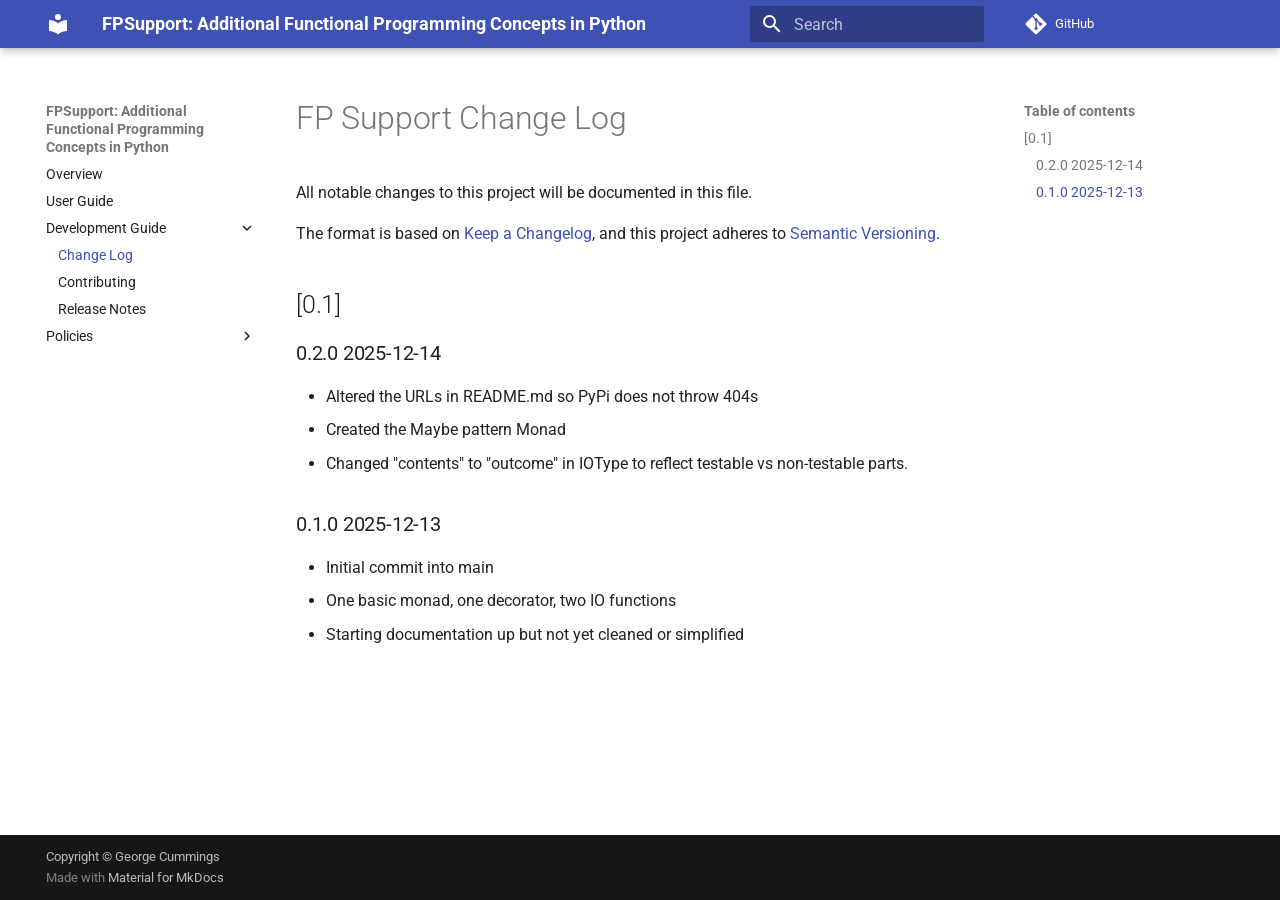
<file: content/CHANGELOG/index.html>
<!doctype html>
<html lang="en" class="no-js">
  <head>
    
      <meta charset="utf-8">
      <meta name="viewport" content="width=device-width,initial-scale=1">
      
      
      
        <link rel="canonical" href="https://pages.github.com/PentheusLennuye/fpsupport/content/CHANGELOG/">
      
      
        <link rel="prev" href="../user/">
      
      
        <link rel="next" href="../development/">
      
      
        
      
      
      <link rel="icon" href="../../assets/images/favicon.png">
      <meta name="generator" content="mkdocs-1.6.1, mkdocs-material-9.7.0">
    
    
      
        <title>Change Log - FPSupport: Additional Functional Programming Concepts in Python</title>
      
    
    
      <link rel="stylesheet" href="../../assets/stylesheets/main.618322db.min.css">
      
      
  
  
    
      
      
    
  
    
      
      
    
  
    
      
      
    
  
    
      
      
    
  
    
      
      
    
  
    
      
      
    
  
    
      
      
    
  
    
      
      
    
  
    
      
      
    
  
    
      
      
    
  
    
      
      
    
  
    
      
      
    
  
  
  <style>:root{--md-admonition-icon--note:url('data:image/svg+xml;charset=utf-8,%3Csvg%20xmlns%3D%22http%3A//www.w3.org/2000/svg%22%20viewBox%3D%220%200%20448%20512%22%3E%3C%21--%21%20Font%20Awesome%20Free%207.1.0%20by%20%40fontawesome%20-%20https%3A//fontawesome.com%20License%20-%20https%3A//fontawesome.com/license/free%20%28Icons%3A%20CC%20BY%204.0%2C%20Fonts%3A%20SIL%20OFL%201.1%2C%20Code%3A%20MIT%20License%29%20Copyright%202025%20Fonticons%2C%20Inc.--%3E%3Cpath%20d%3D%22M64%20480c-35.3%200-64-28.7-64-64V96c0-35.3%2028.7-64%2064-64h320c35.3%200%2064%2028.7%2064%2064v213.5c0%2017-6.7%2033.3-18.7%2045.3L322.7%20461.3c-12%2012-28.3%2018.7-45.3%2018.7zm325.5-176H296c-13.3%200-24%2010.7-24%2024v93.5z%22/%3E%3C/svg%3E');--md-admonition-icon--abstract:url('data:image/svg+xml;charset=utf-8,%3Csvg%20xmlns%3D%22http%3A//www.w3.org/2000/svg%22%20viewBox%3D%220%200%20448%20512%22%3E%3C%21--%21%20Font%20Awesome%20Free%207.1.0%20by%20%40fontawesome%20-%20https%3A//fontawesome.com%20License%20-%20https%3A//fontawesome.com/license/free%20%28Icons%3A%20CC%20BY%204.0%2C%20Fonts%3A%20SIL%20OFL%201.1%2C%20Code%3A%20MIT%20License%29%20Copyright%202025%20Fonticons%2C%20Inc.--%3E%3Cpath%20d%3D%22M384%20512H96c-53%200-96-43-96-96V96C0%2043%2043%200%2096%200h304c26.5%200%2048%2021.5%2048%2048v288c0%2020.9-13.4%2038.7-32%2045.3V448c17.7%200%2032%2014.3%2032%2032s-14.3%2032-32%2032zM96%20384c-17.7%200-32%2014.3-32%2032s14.3%2032%2032%2032h256v-64zm32-232c0%2013.3%2010.7%2024%2024%2024h176c13.3%200%2024-10.7%2024-24s-10.7-24-24-24H152c-13.3%200-24%2010.7-24%2024m24%2072c-13.3%200-24%2010.7-24%2024s10.7%2024%2024%2024h176c13.3%200%2024-10.7%2024-24s-10.7-24-24-24z%22/%3E%3C/svg%3E');--md-admonition-icon--info:url('data:image/svg+xml;charset=utf-8,%3Csvg%20xmlns%3D%22http%3A//www.w3.org/2000/svg%22%20viewBox%3D%220%200%20512%20512%22%3E%3C%21--%21%20Font%20Awesome%20Free%207.1.0%20by%20%40fontawesome%20-%20https%3A//fontawesome.com%20License%20-%20https%3A//fontawesome.com/license/free%20%28Icons%3A%20CC%20BY%204.0%2C%20Fonts%3A%20SIL%20OFL%201.1%2C%20Code%3A%20MIT%20License%29%20Copyright%202025%20Fonticons%2C%20Inc.--%3E%3Cpath%20d%3D%22M256%20512a256%20256%200%201%200%200-512%20256%20256%200%201%200%200%20512m-32-352a32%2032%200%201%201%2064%200%2032%2032%200%201%201-64%200m-8%2064h48c13.3%200%2024%2010.7%2024%2024v88h8c13.3%200%2024%2010.7%2024%2024s-10.7%2024-24%2024h-80c-13.3%200-24-10.7-24-24s10.7-24%2024-24h24v-64h-24c-13.3%200-24-10.7-24-24s10.7-24%2024-24%22/%3E%3C/svg%3E');--md-admonition-icon--tip:url('data:image/svg+xml;charset=utf-8,%3Csvg%20xmlns%3D%22http%3A//www.w3.org/2000/svg%22%20viewBox%3D%220%200%20512%20512%22%3E%3C%21--%21%20Font%20Awesome%20Free%207.1.0%20by%20%40fontawesome%20-%20https%3A//fontawesome.com%20License%20-%20https%3A//fontawesome.com/license/free%20%28Icons%3A%20CC%20BY%204.0%2C%20Fonts%3A%20SIL%20OFL%201.1%2C%20Code%3A%20MIT%20License%29%20Copyright%202025%20Fonticons%2C%20Inc.--%3E%3Cpath%20d%3D%22M461.2%2018.9C472.7%2024%20480%2035.4%20480%2048v416c0%2012.6-7.3%2024-18.8%2029.1s-24.8%203.2-34.3-5.1l-46.6-40.7c-43.6-38.1-98.7-60.3-156.4-63V480c0%2017.7-14.3%2032-32%2032h-32c-17.7%200-32-14.3-32-32v-96C57.3%20384%200%20326.7%200%20256s57.3-128%20128-128h84.5c61.8-.2%20121.4-22.7%20167.9-63.3L427%2024c9.4-8.3%2022.9-10.2%2034.3-5.1zM224%20320v.2c70.3%202.7%20137.8%2028.5%20192%2073.4V118.3c-54.2%2044.9-121.7%2070.7-192%2073.4z%22/%3E%3C/svg%3E');--md-admonition-icon--success:url('data:image/svg+xml;charset=utf-8,%3Csvg%20xmlns%3D%22http%3A//www.w3.org/2000/svg%22%20viewBox%3D%220%200%20448%20512%22%3E%3C%21--%21%20Font%20Awesome%20Free%207.1.0%20by%20%40fontawesome%20-%20https%3A//fontawesome.com%20License%20-%20https%3A//fontawesome.com/license/free%20%28Icons%3A%20CC%20BY%204.0%2C%20Fonts%3A%20SIL%20OFL%201.1%2C%20Code%3A%20MIT%20License%29%20Copyright%202025%20Fonticons%2C%20Inc.--%3E%3Cpath%20d%3D%22M434.8%2070.1c14.3%2010.4%2017.5%2030.4%207.1%2044.7l-256%20352c-5.5%207.6-14%2012.3-23.4%2013.1s-18.5-2.7-25.1-9.3l-128-128c-12.5-12.5-12.5-32.8%200-45.3s32.8-12.5%2045.3%200l101.5%20101.5%20234-321.7c10.4-14.3%2030.4-17.5%2044.7-7.1z%22/%3E%3C/svg%3E');--md-admonition-icon--question:url('data:image/svg+xml;charset=utf-8,%3Csvg%20xmlns%3D%22http%3A//www.w3.org/2000/svg%22%20viewBox%3D%220%200%20512%20512%22%3E%3C%21--%21%20Font%20Awesome%20Free%207.1.0%20by%20%40fontawesome%20-%20https%3A//fontawesome.com%20License%20-%20https%3A//fontawesome.com/license/free%20%28Icons%3A%20CC%20BY%204.0%2C%20Fonts%3A%20SIL%20OFL%201.1%2C%20Code%3A%20MIT%20License%29%20Copyright%202025%20Fonticons%2C%20Inc.--%3E%3Cpath%20d%3D%22M256%20512a256%20256%200%201%200%200-512%20256%20256%200%201%200%200%20512m0-336c-17.7%200-32%2014.3-32%2032%200%2013.3-10.7%2024-24%2024s-24-10.7-24-24c0-44.2%2035.8-80%2080-80s80%2035.8%2080%2080c0%2047.2-36%2067.2-56%2074.5v3.8c0%2013.3-10.7%2024-24%2024s-24-10.7-24-24v-8.1c0-20.5%2014.8-35.2%2030.1-40.2%206.4-2.1%2013.2-5.5%2018.2-10.3%204.3-4.2%207.7-10%207.7-19.6%200-17.7-14.3-32-32-32zm-32%20192a32%2032%200%201%201%2064%200%2032%2032%200%201%201-64%200%22/%3E%3C/svg%3E');--md-admonition-icon--warning:url('data:image/svg+xml;charset=utf-8,%3Csvg%20xmlns%3D%22http%3A//www.w3.org/2000/svg%22%20viewBox%3D%220%200%20512%20512%22%3E%3C%21--%21%20Font%20Awesome%20Free%207.1.0%20by%20%40fontawesome%20-%20https%3A//fontawesome.com%20License%20-%20https%3A//fontawesome.com/license/free%20%28Icons%3A%20CC%20BY%204.0%2C%20Fonts%3A%20SIL%20OFL%201.1%2C%20Code%3A%20MIT%20License%29%20Copyright%202025%20Fonticons%2C%20Inc.--%3E%3Cpath%20d%3D%22M256%200c14.7%200%2028.2%208.1%2035.2%2021l216%20400c6.7%2012.4%206.4%2027.4-.8%2039.5S486.1%20480%20472%20480H40c-14.1%200-27.2-7.4-34.4-19.5s-7.5-27.1-.8-39.5l216-400c7-12.9%2020.5-21%2035.2-21m0%20352a32%2032%200%201%200%200%2064%2032%2032%200%201%200%200-64m0-192c-18.2%200-32.7%2015.5-31.4%2033.7l7.4%20104c.9%2012.5%2011.4%2022.3%2023.9%2022.3%2012.6%200%2023-9.7%2023.9-22.3l7.4-104c1.3-18.2-13.1-33.7-31.4-33.7z%22/%3E%3C/svg%3E');--md-admonition-icon--failure:url('data:image/svg+xml;charset=utf-8,%3Csvg%20xmlns%3D%22http%3A//www.w3.org/2000/svg%22%20viewBox%3D%220%200%20576%20512%22%3E%3C%21--%21%20Font%20Awesome%20Free%207.1.0%20by%20%40fontawesome%20-%20https%3A//fontawesome.com%20License%20-%20https%3A//fontawesome.com/license/free%20%28Icons%3A%20CC%20BY%204.0%2C%20Fonts%3A%20SIL%20OFL%201.1%2C%20Code%3A%20MIT%20License%29%20Copyright%202025%20Fonticons%2C%20Inc.--%3E%3Cpath%20d%3D%22M480-16c6.9%200%2013%204.4%2015.2%2010.9l13.5%2040.4%2040.4%2013.5C555.6%2051%20560%2057.1%20560%2064s-4.4%2013-10.9%2015.2l-40.4%2013.5-13.5%2040.4c-2.2%206.5-8.3%2010.9-15.2%2010.9s-13-4.4-15.2-10.9l-13.5-40.4-40.4-13.5C404.4%2077%20400%2070.9%20400%2064s4.4-13%2010.9-15.2l40.4-13.5%2013.5-40.4C467-11.6%20473.1-16%20480-16M321.4%2097.4c12.5-12.5%2032.8-12.5%2045.3%200l80%2080c12.5%2012.5%2012.5%2032.8%200%2045.3l-10.9%2010.9c7.9%2022%2012.2%2045.7%2012.2%2070.5%200%20114.9-93.1%20208-208%20208S32%20418.9%2032%20304%20125.1%2096%20240%2096c24.7%200%2048.5%204.3%2070.5%2012.3zM144%20304c0-53%2043-96%2096-96%2013.3%200%2024-10.7%2024-24s-10.7-24-24-24c-79.5%200-144%2064.5-144%20144%200%2013.3%2010.7%2024%2024%2024s24-10.7%2024-24%22/%3E%3C/svg%3E');--md-admonition-icon--danger:url('data:image/svg+xml;charset=utf-8,%3Csvg%20xmlns%3D%22http%3A//www.w3.org/2000/svg%22%20viewBox%3D%220%200%20512%20512%22%3E%3C%21--%21%20Font%20Awesome%20Free%207.1.0%20by%20%40fontawesome%20-%20https%3A//fontawesome.com%20License%20-%20https%3A//fontawesome.com/license/free%20%28Icons%3A%20CC%20BY%204.0%2C%20Fonts%3A%20SIL%20OFL%201.1%2C%20Code%3A%20MIT%20License%29%20Copyright%202025%20Fonticons%2C%20Inc.--%3E%3Cpath%20d%3D%22M416%20427.4c58.5-44%2096-111.6%2096-187.4C512%20107.5%20397.4%200%20256%200S0%20107.5%200%20240c0%2075.8%2037.5%20143.4%2096%20187.4V464c0%2026.5%2021.5%2048%2048%2048h32v-40c0-13.3%2010.7-24%2024-24s24%2010.7%2024%2024v40h64v-40c0-13.3%2010.7-24%2024-24s24%2010.7%2024%2024v40h32c26.5%200%2048-21.5%2048-48zM96%20256a64%2064%200%201%201%20128%200%2064%2064%200%201%201-128%200m256-64a64%2064%200%201%201%200%20128%2064%2064%200%201%201%200-128%22/%3E%3C/svg%3E');--md-admonition-icon--bug:url('data:image/svg+xml;charset=utf-8,%3Csvg%20xmlns%3D%22http%3A//www.w3.org/2000/svg%22%20viewBox%3D%220%200%20640%20512%22%3E%3C%21--%21%20Font%20Awesome%20Free%207.1.0%20by%20%40fontawesome%20-%20https%3A//fontawesome.com%20License%20-%20https%3A//fontawesome.com/license/free%20%28Icons%3A%20CC%20BY%204.0%2C%20Fonts%3A%20SIL%20OFL%201.1%2C%20Code%3A%20MIT%20License%29%20Copyright%202025%20Fonticons%2C%20Inc.--%3E%3Cpath%20d%3D%22M352%200c0-17.7-14.3-32-32-32s-32%2014.3-32%2032v64h-96c-53%200-96%2043-96%2096v224c0%2053%2043%2096%2096%2096h256c53%200%2096-43%2096-96V160c0-53-43-96-96-96h-96zM160%20368c0-13.3%2010.7-24%2024-24h32c13.3%200%2024%2010.7%2024%2024s-10.7%2024-24%2024h-32c-13.3%200-24-10.7-24-24m120%200c0-13.3%2010.7-24%2024-24h32c13.3%200%2024%2010.7%2024%2024s-10.7%2024-24%2024h-32c-13.3%200-24-10.7-24-24m120%200c0-13.3%2010.7-24%2024-24h32c13.3%200%2024%2010.7%2024%2024s-10.7%2024-24%2024h-32c-13.3%200-24-10.7-24-24M224%20176a48%2048%200%201%201%200%2096%2048%2048%200%201%201%200-96m144%2048a48%2048%200%201%201%2096%200%2048%2048%200%201%201-96%200m-304%200c0-17.7-14.3-32-32-32S0%20206.3%200%20224v96c0%2017.7%2014.3%2032%2032%2032s32-14.3%2032-32zm544-32c-17.7%200-32%2014.3-32%2032v96c0%2017.7%2014.3%2032%2032%2032s32-14.3%2032-32v-96c0-17.7-14.3-32-32-32%22/%3E%3C/svg%3E');--md-admonition-icon--example:url('data:image/svg+xml;charset=utf-8,%3Csvg%20xmlns%3D%22http%3A//www.w3.org/2000/svg%22%20viewBox%3D%220%200%20448%20512%22%3E%3C%21--%21%20Font%20Awesome%20Free%207.1.0%20by%20%40fontawesome%20-%20https%3A//fontawesome.com%20License%20-%20https%3A//fontawesome.com/license/free%20%28Icons%3A%20CC%20BY%204.0%2C%20Fonts%3A%20SIL%20OFL%201.1%2C%20Code%3A%20MIT%20License%29%20Copyright%202025%20Fonticons%2C%20Inc.--%3E%3Cpath%20d%3D%22M288%200H128c-17.7%200-32%2014.3-32%2032s14.3%2032%2032%2032v151.5L7.5%20426.3C2.6%20435%200%20444.7%200%20454.7%200%20486.4%2025.6%20512%2057.3%20512h333.4c31.6%200%2057.3-25.6%2057.3-57.3%200-10-2.6-19.8-7.5-28.4L320%20215.5V64c17.7%200%2032-14.3%2032-32S337.7%200%20320%200zm-96%20215.5V64h64v151.5c0%2011.1%202.9%2022.1%208.4%2031.8L306%20320H142l41.6-72.7c5.5-9.7%208.4-20.6%208.4-31.8%22/%3E%3C/svg%3E');--md-admonition-icon--quote:url('data:image/svg+xml;charset=utf-8,%3Csvg%20xmlns%3D%22http%3A//www.w3.org/2000/svg%22%20viewBox%3D%220%200%20448%20512%22%3E%3C%21--%21%20Font%20Awesome%20Free%207.1.0%20by%20%40fontawesome%20-%20https%3A//fontawesome.com%20License%20-%20https%3A//fontawesome.com/license/free%20%28Icons%3A%20CC%20BY%204.0%2C%20Fonts%3A%20SIL%20OFL%201.1%2C%20Code%3A%20MIT%20License%29%20Copyright%202025%20Fonticons%2C%20Inc.--%3E%3Cpath%20d%3D%22M0%20216C0%20149.7%2053.7%2096%20120%2096h8c17.7%200%2032%2014.3%2032%2032s-14.3%2032-32%2032h-8c-30.9%200-56%2025.1-56%2056v8h64c35.3%200%2064%2028.7%2064%2064v64c0%2035.3-28.7%2064-64%2064H64c-35.3%200-64-28.7-64-64zm256%200c0-66.3%2053.7-120%20120-120h8c17.7%200%2032%2014.3%2032%2032s-14.3%2032-32%2032h-8c-30.9%200-56%2025.1-56%2056v8h64c35.3%200%2064%2028.7%2064%2064v64c0%2035.3-28.7%2064-64%2064h-64c-35.3%200-64-28.7-64-64z%22/%3E%3C/svg%3E');}</style>



    
    
      
    
    
      
        
        
        <link rel="preconnect" href="https://fonts.gstatic.com" crossorigin>
        <link rel="stylesheet" href="https://fonts.googleapis.com/css?family=Roboto:300,300i,400,400i,700,700i%7CRoboto+Mono:400,400i,700,700i&display=fallback">
        <style>:root{--md-text-font:"Roboto";--md-code-font:"Roboto Mono"}</style>
      
    
    
      <link rel="stylesheet" href="../../assets/_mkdocstrings.css">
    
      <link rel="stylesheet" href="../../css/extra.css">
    
    <script>__md_scope=new URL("../..",location),__md_hash=e=>[...e].reduce(((e,_)=>(e<<5)-e+_.charCodeAt(0)),0),__md_get=(e,_=localStorage,t=__md_scope)=>JSON.parse(_.getItem(t.pathname+"."+e)),__md_set=(e,_,t=localStorage,a=__md_scope)=>{try{t.setItem(a.pathname+"."+e,JSON.stringify(_))}catch(e){}}</script>
    
      

    
    
  </head>
  
  
    <body dir="ltr">
  
    
    <input class="md-toggle" data-md-toggle="drawer" type="checkbox" id="__drawer" autocomplete="off">
    <input class="md-toggle" data-md-toggle="search" type="checkbox" id="__search" autocomplete="off">
    <label class="md-overlay" for="__drawer"></label>
    <div data-md-component="skip">
      
        
        <a href="#fp-support-change-log" class="md-skip">
          Skip to content
        </a>
      
    </div>
    <div data-md-component="announce">
      
    </div>
    
    
      

  

<header class="md-header md-header--shadow" data-md-component="header">
  <nav class="md-header__inner md-grid" aria-label="Header">
    <a href="../.." title="FPSupport: Additional Functional Programming Concepts in Python" class="md-header__button md-logo" aria-label="FPSupport: Additional Functional Programming Concepts in Python" data-md-component="logo">
      
  
  <svg xmlns="http://www.w3.org/2000/svg" viewBox="0 0 24 24"><path d="M12 8a3 3 0 0 0 3-3 3 3 0 0 0-3-3 3 3 0 0 0-3 3 3 3 0 0 0 3 3m0 3.54C9.64 9.35 6.5 8 3 8v11c3.5 0 6.64 1.35 9 3.54 2.36-2.19 5.5-3.54 9-3.54V8c-3.5 0-6.64 1.35-9 3.54"/></svg>

    </a>
    <label class="md-header__button md-icon" for="__drawer">
      
      <svg xmlns="http://www.w3.org/2000/svg" viewBox="0 0 24 24"><path d="M3 6h18v2H3zm0 5h18v2H3zm0 5h18v2H3z"/></svg>
    </label>
    <div class="md-header__title" data-md-component="header-title">
      <div class="md-header__ellipsis">
        <div class="md-header__topic">
          <span class="md-ellipsis">
            FPSupport: Additional Functional Programming Concepts in Python
          </span>
        </div>
        <div class="md-header__topic" data-md-component="header-topic">
          <span class="md-ellipsis">
            
              Change Log
            
          </span>
        </div>
      </div>
    </div>
    
    
      <script>var palette=__md_get("__palette");if(palette&&palette.color){if("(prefers-color-scheme)"===palette.color.media){var media=matchMedia("(prefers-color-scheme: light)"),input=document.querySelector(media.matches?"[data-md-color-media='(prefers-color-scheme: light)']":"[data-md-color-media='(prefers-color-scheme: dark)']");palette.color.media=input.getAttribute("data-md-color-media"),palette.color.scheme=input.getAttribute("data-md-color-scheme"),palette.color.primary=input.getAttribute("data-md-color-primary"),palette.color.accent=input.getAttribute("data-md-color-accent")}for(var[key,value]of Object.entries(palette.color))document.body.setAttribute("data-md-color-"+key,value)}</script>
    
    
    
      
      
        <label class="md-header__button md-icon" for="__search">
          
          <svg xmlns="http://www.w3.org/2000/svg" viewBox="0 0 24 24"><path d="M9.5 3A6.5 6.5 0 0 1 16 9.5c0 1.61-.59 3.09-1.56 4.23l.27.27h.79l5 5-1.5 1.5-5-5v-.79l-.27-.27A6.52 6.52 0 0 1 9.5 16 6.5 6.5 0 0 1 3 9.5 6.5 6.5 0 0 1 9.5 3m0 2C7 5 5 7 5 9.5S7 14 9.5 14 14 12 14 9.5 12 5 9.5 5"/></svg>
        </label>
        <div class="md-search" data-md-component="search" role="dialog">
  <label class="md-search__overlay" for="__search"></label>
  <div class="md-search__inner" role="search">
    <form class="md-search__form" name="search">
      <input type="text" class="md-search__input" name="query" aria-label="Search" placeholder="Search" autocapitalize="off" autocorrect="off" autocomplete="off" spellcheck="false" data-md-component="search-query" required>
      <label class="md-search__icon md-icon" for="__search">
        
        <svg xmlns="http://www.w3.org/2000/svg" viewBox="0 0 24 24"><path d="M9.5 3A6.5 6.5 0 0 1 16 9.5c0 1.61-.59 3.09-1.56 4.23l.27.27h.79l5 5-1.5 1.5-5-5v-.79l-.27-.27A6.52 6.52 0 0 1 9.5 16 6.5 6.5 0 0 1 3 9.5 6.5 6.5 0 0 1 9.5 3m0 2C7 5 5 7 5 9.5S7 14 9.5 14 14 12 14 9.5 12 5 9.5 5"/></svg>
        
        <svg xmlns="http://www.w3.org/2000/svg" viewBox="0 0 24 24"><path d="M20 11v2H8l5.5 5.5-1.42 1.42L4.16 12l7.92-7.92L13.5 5.5 8 11z"/></svg>
      </label>
      <nav class="md-search__options" aria-label="Search">
        
        <button type="reset" class="md-search__icon md-icon" title="Clear" aria-label="Clear" tabindex="-1">
          
          <svg xmlns="http://www.w3.org/2000/svg" viewBox="0 0 24 24"><path d="M19 6.41 17.59 5 12 10.59 6.41 5 5 6.41 10.59 12 5 17.59 6.41 19 12 13.41 17.59 19 19 17.59 13.41 12z"/></svg>
        </button>
      </nav>
      
    </form>
    <div class="md-search__output">
      <div class="md-search__scrollwrap" tabindex="0" data-md-scrollfix>
        <div class="md-search-result" data-md-component="search-result">
          <div class="md-search-result__meta">
            Initializing search
          </div>
          <ol class="md-search-result__list" role="presentation"></ol>
        </div>
      </div>
    </div>
  </div>
</div>
      
    
    
      <div class="md-header__source">
        <a href="https://github.com/PentheusLennuye/fpsupport.git" title="Go to repository" class="md-source" data-md-component="source">
  <div class="md-source__icon md-icon">
    
    <svg xmlns="http://www.w3.org/2000/svg" viewBox="0 0 448 512"><!--! Font Awesome Free 7.1.0 by @fontawesome - https://fontawesome.com License - https://fontawesome.com/license/free (Icons: CC BY 4.0, Fonts: SIL OFL 1.1, Code: MIT License) Copyright 2025 Fonticons, Inc.--><path d="M439.6 236.1 244 40.5c-5.4-5.5-12.8-8.5-20.4-8.5s-15 3-20.4 8.4L162.5 81l51.5 51.5c27.1-9.1 52.7 16.8 43.4 43.7l49.7 49.7c34.2-11.8 61.2 31 35.5 56.7-26.5 26.5-70.2-2.9-56-37.3L240.3 199v121.9c25.3 12.5 22.3 41.8 9.1 55-6.4 6.4-15.2 10.1-24.3 10.1s-17.8-3.6-24.3-10.1c-17.6-17.6-11.1-46.9 11.2-56v-123c-20.8-8.5-24.6-30.7-18.6-45L142.6 101 8.5 235.1C3 240.6 0 247.9 0 255.5s3 15 8.5 20.4l195.6 195.7c5.4 5.4 12.7 8.4 20.4 8.4s15-3 20.4-8.4l194.7-194.7c5.4-5.4 8.4-12.8 8.4-20.4s-3-15-8.4-20.4"/></svg>
  </div>
  <div class="md-source__repository">
    GitHub
  </div>
</a>
      </div>
    
  </nav>
  
</header>
    
    <div class="md-container" data-md-component="container">
      
      
        
          
        
      
      <main class="md-main" data-md-component="main">
        <div class="md-main__inner md-grid">
          
            
              
              <div class="md-sidebar md-sidebar--primary" data-md-component="sidebar" data-md-type="navigation" >
                <div class="md-sidebar__scrollwrap">
                  <div class="md-sidebar__inner">
                    



<nav class="md-nav md-nav--primary" aria-label="Navigation" data-md-level="0">
  <label class="md-nav__title" for="__drawer">
    <a href="../.." title="FPSupport: Additional Functional Programming Concepts in Python" class="md-nav__button md-logo" aria-label="FPSupport: Additional Functional Programming Concepts in Python" data-md-component="logo">
      
  
  <svg xmlns="http://www.w3.org/2000/svg" viewBox="0 0 24 24"><path d="M12 8a3 3 0 0 0 3-3 3 3 0 0 0-3-3 3 3 0 0 0-3 3 3 3 0 0 0 3 3m0 3.54C9.64 9.35 6.5 8 3 8v11c3.5 0 6.64 1.35 9 3.54 2.36-2.19 5.5-3.54 9-3.54V8c-3.5 0-6.64 1.35-9 3.54"/></svg>

    </a>
    FPSupport: Additional Functional Programming Concepts in Python
  </label>
  
    <div class="md-nav__source">
      <a href="https://github.com/PentheusLennuye/fpsupport.git" title="Go to repository" class="md-source" data-md-component="source">
  <div class="md-source__icon md-icon">
    
    <svg xmlns="http://www.w3.org/2000/svg" viewBox="0 0 448 512"><!--! Font Awesome Free 7.1.0 by @fontawesome - https://fontawesome.com License - https://fontawesome.com/license/free (Icons: CC BY 4.0, Fonts: SIL OFL 1.1, Code: MIT License) Copyright 2025 Fonticons, Inc.--><path d="M439.6 236.1 244 40.5c-5.4-5.5-12.8-8.5-20.4-8.5s-15 3-20.4 8.4L162.5 81l51.5 51.5c27.1-9.1 52.7 16.8 43.4 43.7l49.7 49.7c34.2-11.8 61.2 31 35.5 56.7-26.5 26.5-70.2-2.9-56-37.3L240.3 199v121.9c25.3 12.5 22.3 41.8 9.1 55-6.4 6.4-15.2 10.1-24.3 10.1s-17.8-3.6-24.3-10.1c-17.6-17.6-11.1-46.9 11.2-56v-123c-20.8-8.5-24.6-30.7-18.6-45L142.6 101 8.5 235.1C3 240.6 0 247.9 0 255.5s3 15 8.5 20.4l195.6 195.7c5.4 5.4 12.7 8.4 20.4 8.4s15-3 20.4-8.4l194.7-194.7c5.4-5.4 8.4-12.8 8.4-20.4s-3-15-8.4-20.4"/></svg>
  </div>
  <div class="md-source__repository">
    GitHub
  </div>
</a>
    </div>
  
  <ul class="md-nav__list" data-md-scrollfix>
    
      
      
  
  
  
  
    <li class="md-nav__item">
      <a href="../.." class="md-nav__link">
        
  
  
  <span class="md-ellipsis">
    
  
    Overview
  

    
  </span>
  
  

      </a>
    </li>
  

    
      
      
  
  
  
  
    <li class="md-nav__item">
      <a href="../user/" class="md-nav__link">
        
  
  
  <span class="md-ellipsis">
    
  
    User Guide
  

    
  </span>
  
  

      </a>
    </li>
  

    
      
      
  
  
    
  
  
  
    
    
    
    
    
    <li class="md-nav__item md-nav__item--active md-nav__item--nested">
      
        
        
        <input class="md-nav__toggle md-toggle " type="checkbox" id="__nav_3" checked>
        
          
          <label class="md-nav__link" for="__nav_3" id="__nav_3_label" tabindex="0">
            
  
  
  <span class="md-ellipsis">
    
  
    Development Guide
  

    
  </span>
  
  

            <span class="md-nav__icon md-icon"></span>
          </label>
        
        <nav class="md-nav" data-md-level="1" aria-labelledby="__nav_3_label" aria-expanded="true">
          <label class="md-nav__title" for="__nav_3">
            <span class="md-nav__icon md-icon"></span>
            
  
    Development Guide
  

          </label>
          <ul class="md-nav__list" data-md-scrollfix>
            
              
                
  
  
    
  
  
  
    <li class="md-nav__item md-nav__item--active">
      
      <input class="md-nav__toggle md-toggle" type="checkbox" id="__toc">
      
      
        
      
      
        <label class="md-nav__link md-nav__link--active" for="__toc">
          
  
  
  <span class="md-ellipsis">
    
  
    Change Log
  

    
  </span>
  
  

          <span class="md-nav__icon md-icon"></span>
        </label>
      
      <a href="./" class="md-nav__link md-nav__link--active">
        
  
  
  <span class="md-ellipsis">
    
  
    Change Log
  

    
  </span>
  
  

      </a>
      
        

<nav class="md-nav md-nav--secondary" aria-label="Table of contents">
  
  
  
    
  
  
    <label class="md-nav__title" for="__toc">
      <span class="md-nav__icon md-icon"></span>
      Table of contents
    </label>
    <ul class="md-nav__list" data-md-component="toc" data-md-scrollfix>
      
        <li class="md-nav__item">
  <a href="#01" class="md-nav__link">
    <span class="md-ellipsis">
      
        [0.1]
      
    </span>
  </a>
  
    <nav class="md-nav" aria-label="[0.1]">
      <ul class="md-nav__list">
        
          <li class="md-nav__item">
  <a href="#020-2025-12-14" class="md-nav__link">
    <span class="md-ellipsis">
      
        0.2.0 2025-12-14
      
    </span>
  </a>
  
</li>
        
          <li class="md-nav__item">
  <a href="#010-2025-12-13" class="md-nav__link">
    <span class="md-ellipsis">
      
        0.1.0 2025-12-13
      
    </span>
  </a>
  
</li>
        
      </ul>
    </nav>
  
</li>
      
    </ul>
  
</nav>
      
    </li>
  

              
            
              
                
  
  
  
  
    <li class="md-nav__item">
      <a href="../development/" class="md-nav__link">
        
  
  
  <span class="md-ellipsis">
    
  
    Contributing
  

    
  </span>
  
  

      </a>
    </li>
  

              
            
              
                
  
  
  
  
    <li class="md-nav__item">
      <a href="../release/" class="md-nav__link">
        
  
  
  <span class="md-ellipsis">
    
  
    Release Notes
  

    
  </span>
  
  

      </a>
    </li>
  

              
            
          </ul>
        </nav>
      
    </li>
  

    
      
      
  
  
  
  
    
    
    
    
    
    <li class="md-nav__item md-nav__item--nested">
      
        
        
        <input class="md-nav__toggle md-toggle " type="checkbox" id="__nav_4" >
        
          
          <label class="md-nav__link" for="__nav_4" id="__nav_4_label" tabindex="0">
            
  
  
  <span class="md-ellipsis">
    
  
    Policies
  

    
  </span>
  
  

            <span class="md-nav__icon md-icon"></span>
          </label>
        
        <nav class="md-nav" data-md-level="1" aria-labelledby="__nav_4_label" aria-expanded="false">
          <label class="md-nav__title" for="__nav_4">
            <span class="md-nav__icon md-icon"></span>
            
  
    Policies
  

          </label>
          <ul class="md-nav__list" data-md-scrollfix>
            
              
                
  
  
  
  
    <li class="md-nav__item">
      <a href="../security/" class="md-nav__link">
        
  
  
  <span class="md-ellipsis">
    
  
    Security
  

    
  </span>
  
  

      </a>
    </li>
  

              
            
              
                
  
  
  
  
    <li class="md-nav__item">
      <a href="../documentation_policy/" class="md-nav__link">
        
  
  
  <span class="md-ellipsis">
    
  
    Documentation
  

    
  </span>
  
  

      </a>
    </li>
  

              
            
              
                
  
  
  
  
    <li class="md-nav__item">
      <a href="../exception_handling/" class="md-nav__link">
        
  
  
  <span class="md-ellipsis">
    
  
    Exception Handling
  

    
  </span>
  
  

      </a>
    </li>
  

              
            
          </ul>
        </nav>
      
    </li>
  

    
  </ul>
</nav>
                  </div>
                </div>
              </div>
            
            
              
              <div class="md-sidebar md-sidebar--secondary" data-md-component="sidebar" data-md-type="toc" >
                <div class="md-sidebar__scrollwrap">
                  <div class="md-sidebar__inner">
                    

<nav class="md-nav md-nav--secondary" aria-label="Table of contents">
  
  
  
    
  
  
    <label class="md-nav__title" for="__toc">
      <span class="md-nav__icon md-icon"></span>
      Table of contents
    </label>
    <ul class="md-nav__list" data-md-component="toc" data-md-scrollfix>
      
        <li class="md-nav__item">
  <a href="#01" class="md-nav__link">
    <span class="md-ellipsis">
      
        [0.1]
      
    </span>
  </a>
  
    <nav class="md-nav" aria-label="[0.1]">
      <ul class="md-nav__list">
        
          <li class="md-nav__item">
  <a href="#020-2025-12-14" class="md-nav__link">
    <span class="md-ellipsis">
      
        0.2.0 2025-12-14
      
    </span>
  </a>
  
</li>
        
          <li class="md-nav__item">
  <a href="#010-2025-12-13" class="md-nav__link">
    <span class="md-ellipsis">
      
        0.1.0 2025-12-13
      
    </span>
  </a>
  
</li>
        
      </ul>
    </nav>
  
</li>
      
    </ul>
  
</nav>
                  </div>
                </div>
              </div>
            
          
          
            <div class="md-content" data-md-component="content">
              
              <article class="md-content__inner md-typeset">
                
                  


  
  


<h1 id="fp-support-change-log">FP Support Change Log<a class="headerlink" href="#fp-support-change-log" title="Permanent link">&para;</a></h1>
<p>All notable changes to this project will be documented in this file.</p>
<p>The format is based on <a href="https://keepachangelog.com/en/1.0.0/">Keep a Changelog</a>,
and this project adheres to <a href="https://semver.org/spec/v2.0.0.html">Semantic
Versioning</a>.</p>
<h2 id="01">[0.1]<a class="headerlink" href="#01" title="Permanent link">&para;</a></h2>
<h3 id="020-2025-12-14">0.2.0 2025-12-14<a class="headerlink" href="#020-2025-12-14" title="Permanent link">&para;</a></h3>
<ul>
<li>Altered the URLs in README.md so PyPi does not throw 404s</li>
<li>Created the Maybe pattern Monad</li>
<li>Changed "contents" to "outcome" in IOType to reflect testable vs non-testable parts.</li>
</ul>
<h3 id="010-2025-12-13">0.1.0 2025-12-13<a class="headerlink" href="#010-2025-12-13" title="Permanent link">&para;</a></h3>
<ul>
<li>Initial commit into main</li>
<li>One basic monad, one decorator, two IO functions</li>
<li>Starting documentation up but not yet cleaned or simplified</li>
</ul>












                
              </article>
            </div>
          
          
<script>var target=document.getElementById(location.hash.slice(1));target&&target.name&&(target.checked=target.name.startsWith("__tabbed_"))</script>
        </div>
        
      </main>
      
        <footer class="md-footer">
  
  <div class="md-footer-meta md-typeset">
    <div class="md-footer-meta__inner md-grid">
      <div class="md-copyright">
  
    <div class="md-copyright__highlight">
      Copyright &copy; George Cummings
    </div>
  
  
    Made with
    <a href="https://squidfunk.github.io/mkdocs-material/" target="_blank" rel="noopener">
      Material for MkDocs
    </a>
  
</div>
      
    </div>
  </div>
</footer>
      
    </div>
    <div class="md-dialog" data-md-component="dialog">
      <div class="md-dialog__inner md-typeset"></div>
    </div>
    
    
    
      
      
      <script id="__config" type="application/json">{"annotate": null, "base": "../..", "features": [], "search": "../../assets/javascripts/workers/search.7a47a382.min.js", "tags": null, "translations": {"clipboard.copied": "Copied to clipboard", "clipboard.copy": "Copy to clipboard", "search.result.more.one": "1 more on this page", "search.result.more.other": "# more on this page", "search.result.none": "No matching documents", "search.result.one": "1 matching document", "search.result.other": "# matching documents", "search.result.placeholder": "Type to start searching", "search.result.term.missing": "Missing", "select.version": "Select version"}, "version": null}</script>
    
    
      <script src="../../assets/javascripts/bundle.e71a0d61.min.js"></script>
      
    
  </body>
</html>
</file>
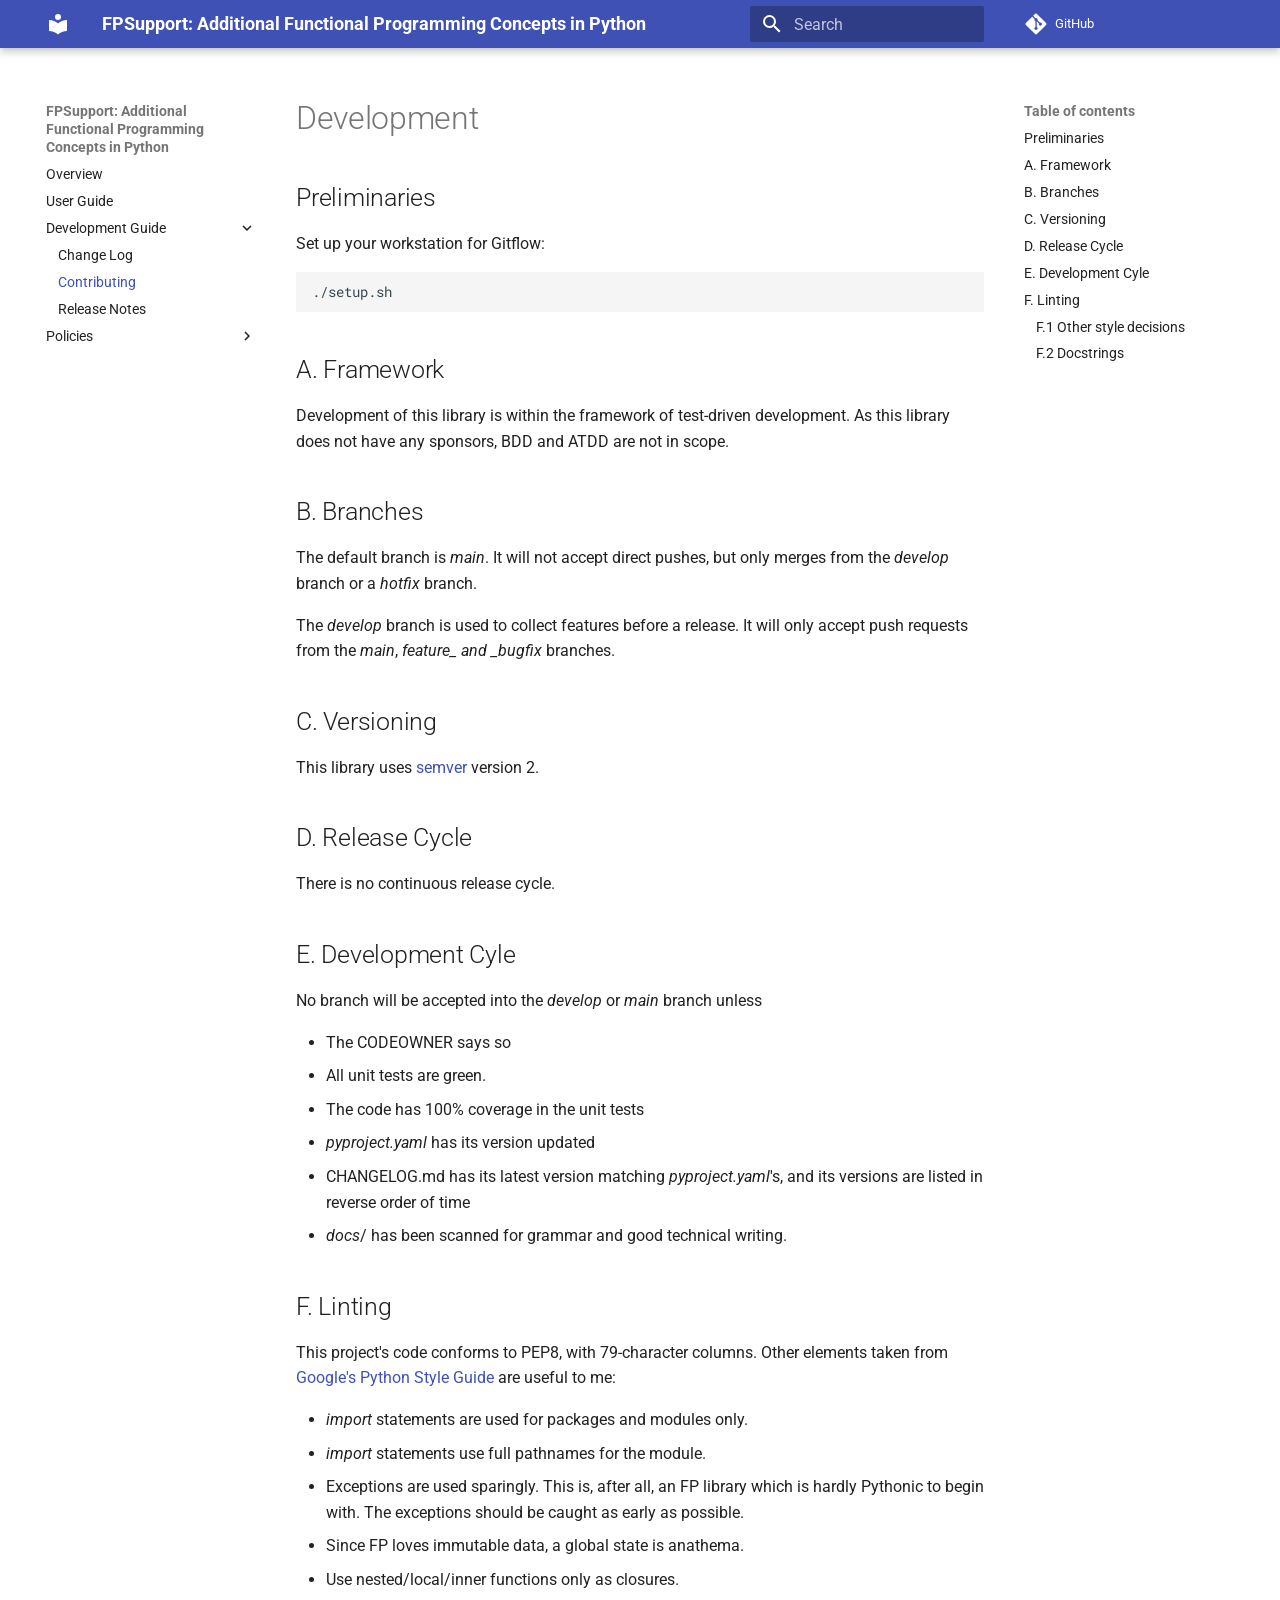
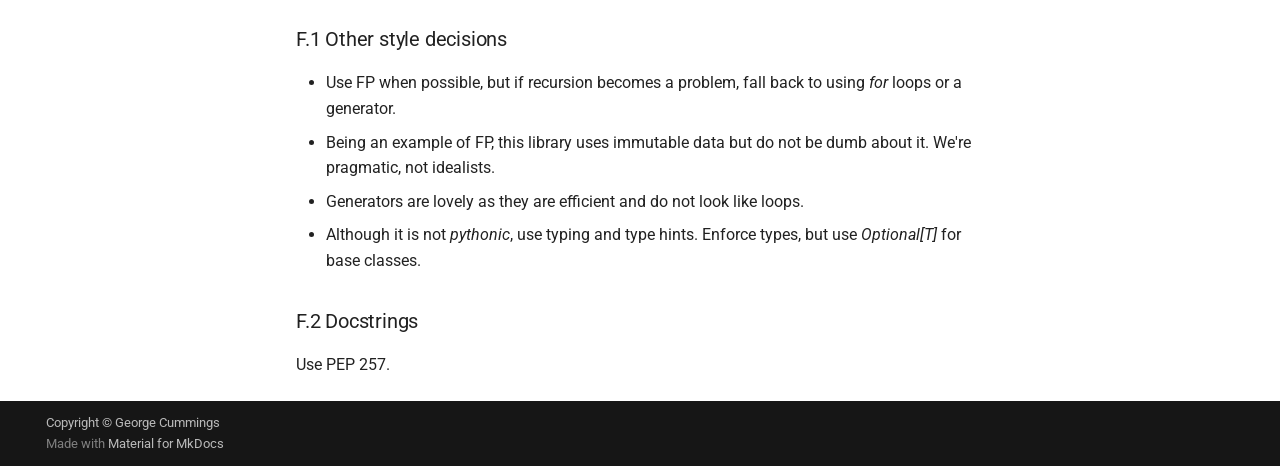
<file: content/development/index.html>
<!doctype html>
<html lang="en" class="no-js">
  <head>
    
      <meta charset="utf-8">
      <meta name="viewport" content="width=device-width,initial-scale=1">
      
      
      
        <link rel="canonical" href="https://pages.github.com/PentheusLennuye/fpsupport/content/development/">
      
      
        <link rel="prev" href="../CHANGELOG/">
      
      
        <link rel="next" href="../release/">
      
      
        
      
      
      <link rel="icon" href="../../assets/images/favicon.png">
      <meta name="generator" content="mkdocs-1.6.1, mkdocs-material-9.7.0">
    
    
      
        <title>Contributing - FPSupport: Additional Functional Programming Concepts in Python</title>
      
    
    
      <link rel="stylesheet" href="../../assets/stylesheets/main.618322db.min.css">
      
      
  
  
    
      
      
    
  
    
      
      
    
  
    
      
      
    
  
    
      
      
    
  
    
      
      
    
  
    
      
      
    
  
    
      
      
    
  
    
      
      
    
  
    
      
      
    
  
    
      
      
    
  
    
      
      
    
  
    
      
      
    
  
  
  <style>:root{--md-admonition-icon--note:url('data:image/svg+xml;charset=utf-8,%3Csvg%20xmlns%3D%22http%3A//www.w3.org/2000/svg%22%20viewBox%3D%220%200%20448%20512%22%3E%3C%21--%21%20Font%20Awesome%20Free%207.1.0%20by%20%40fontawesome%20-%20https%3A//fontawesome.com%20License%20-%20https%3A//fontawesome.com/license/free%20%28Icons%3A%20CC%20BY%204.0%2C%20Fonts%3A%20SIL%20OFL%201.1%2C%20Code%3A%20MIT%20License%29%20Copyright%202025%20Fonticons%2C%20Inc.--%3E%3Cpath%20d%3D%22M64%20480c-35.3%200-64-28.7-64-64V96c0-35.3%2028.7-64%2064-64h320c35.3%200%2064%2028.7%2064%2064v213.5c0%2017-6.7%2033.3-18.7%2045.3L322.7%20461.3c-12%2012-28.3%2018.7-45.3%2018.7zm325.5-176H296c-13.3%200-24%2010.7-24%2024v93.5z%22/%3E%3C/svg%3E');--md-admonition-icon--abstract:url('data:image/svg+xml;charset=utf-8,%3Csvg%20xmlns%3D%22http%3A//www.w3.org/2000/svg%22%20viewBox%3D%220%200%20448%20512%22%3E%3C%21--%21%20Font%20Awesome%20Free%207.1.0%20by%20%40fontawesome%20-%20https%3A//fontawesome.com%20License%20-%20https%3A//fontawesome.com/license/free%20%28Icons%3A%20CC%20BY%204.0%2C%20Fonts%3A%20SIL%20OFL%201.1%2C%20Code%3A%20MIT%20License%29%20Copyright%202025%20Fonticons%2C%20Inc.--%3E%3Cpath%20d%3D%22M384%20512H96c-53%200-96-43-96-96V96C0%2043%2043%200%2096%200h304c26.5%200%2048%2021.5%2048%2048v288c0%2020.9-13.4%2038.7-32%2045.3V448c17.7%200%2032%2014.3%2032%2032s-14.3%2032-32%2032zM96%20384c-17.7%200-32%2014.3-32%2032s14.3%2032%2032%2032h256v-64zm32-232c0%2013.3%2010.7%2024%2024%2024h176c13.3%200%2024-10.7%2024-24s-10.7-24-24-24H152c-13.3%200-24%2010.7-24%2024m24%2072c-13.3%200-24%2010.7-24%2024s10.7%2024%2024%2024h176c13.3%200%2024-10.7%2024-24s-10.7-24-24-24z%22/%3E%3C/svg%3E');--md-admonition-icon--info:url('data:image/svg+xml;charset=utf-8,%3Csvg%20xmlns%3D%22http%3A//www.w3.org/2000/svg%22%20viewBox%3D%220%200%20512%20512%22%3E%3C%21--%21%20Font%20Awesome%20Free%207.1.0%20by%20%40fontawesome%20-%20https%3A//fontawesome.com%20License%20-%20https%3A//fontawesome.com/license/free%20%28Icons%3A%20CC%20BY%204.0%2C%20Fonts%3A%20SIL%20OFL%201.1%2C%20Code%3A%20MIT%20License%29%20Copyright%202025%20Fonticons%2C%20Inc.--%3E%3Cpath%20d%3D%22M256%20512a256%20256%200%201%200%200-512%20256%20256%200%201%200%200%20512m-32-352a32%2032%200%201%201%2064%200%2032%2032%200%201%201-64%200m-8%2064h48c13.3%200%2024%2010.7%2024%2024v88h8c13.3%200%2024%2010.7%2024%2024s-10.7%2024-24%2024h-80c-13.3%200-24-10.7-24-24s10.7-24%2024-24h24v-64h-24c-13.3%200-24-10.7-24-24s10.7-24%2024-24%22/%3E%3C/svg%3E');--md-admonition-icon--tip:url('data:image/svg+xml;charset=utf-8,%3Csvg%20xmlns%3D%22http%3A//www.w3.org/2000/svg%22%20viewBox%3D%220%200%20512%20512%22%3E%3C%21--%21%20Font%20Awesome%20Free%207.1.0%20by%20%40fontawesome%20-%20https%3A//fontawesome.com%20License%20-%20https%3A//fontawesome.com/license/free%20%28Icons%3A%20CC%20BY%204.0%2C%20Fonts%3A%20SIL%20OFL%201.1%2C%20Code%3A%20MIT%20License%29%20Copyright%202025%20Fonticons%2C%20Inc.--%3E%3Cpath%20d%3D%22M461.2%2018.9C472.7%2024%20480%2035.4%20480%2048v416c0%2012.6-7.3%2024-18.8%2029.1s-24.8%203.2-34.3-5.1l-46.6-40.7c-43.6-38.1-98.7-60.3-156.4-63V480c0%2017.7-14.3%2032-32%2032h-32c-17.7%200-32-14.3-32-32v-96C57.3%20384%200%20326.7%200%20256s57.3-128%20128-128h84.5c61.8-.2%20121.4-22.7%20167.9-63.3L427%2024c9.4-8.3%2022.9-10.2%2034.3-5.1zM224%20320v.2c70.3%202.7%20137.8%2028.5%20192%2073.4V118.3c-54.2%2044.9-121.7%2070.7-192%2073.4z%22/%3E%3C/svg%3E');--md-admonition-icon--success:url('data:image/svg+xml;charset=utf-8,%3Csvg%20xmlns%3D%22http%3A//www.w3.org/2000/svg%22%20viewBox%3D%220%200%20448%20512%22%3E%3C%21--%21%20Font%20Awesome%20Free%207.1.0%20by%20%40fontawesome%20-%20https%3A//fontawesome.com%20License%20-%20https%3A//fontawesome.com/license/free%20%28Icons%3A%20CC%20BY%204.0%2C%20Fonts%3A%20SIL%20OFL%201.1%2C%20Code%3A%20MIT%20License%29%20Copyright%202025%20Fonticons%2C%20Inc.--%3E%3Cpath%20d%3D%22M434.8%2070.1c14.3%2010.4%2017.5%2030.4%207.1%2044.7l-256%20352c-5.5%207.6-14%2012.3-23.4%2013.1s-18.5-2.7-25.1-9.3l-128-128c-12.5-12.5-12.5-32.8%200-45.3s32.8-12.5%2045.3%200l101.5%20101.5%20234-321.7c10.4-14.3%2030.4-17.5%2044.7-7.1z%22/%3E%3C/svg%3E');--md-admonition-icon--question:url('data:image/svg+xml;charset=utf-8,%3Csvg%20xmlns%3D%22http%3A//www.w3.org/2000/svg%22%20viewBox%3D%220%200%20512%20512%22%3E%3C%21--%21%20Font%20Awesome%20Free%207.1.0%20by%20%40fontawesome%20-%20https%3A//fontawesome.com%20License%20-%20https%3A//fontawesome.com/license/free%20%28Icons%3A%20CC%20BY%204.0%2C%20Fonts%3A%20SIL%20OFL%201.1%2C%20Code%3A%20MIT%20License%29%20Copyright%202025%20Fonticons%2C%20Inc.--%3E%3Cpath%20d%3D%22M256%20512a256%20256%200%201%200%200-512%20256%20256%200%201%200%200%20512m0-336c-17.7%200-32%2014.3-32%2032%200%2013.3-10.7%2024-24%2024s-24-10.7-24-24c0-44.2%2035.8-80%2080-80s80%2035.8%2080%2080c0%2047.2-36%2067.2-56%2074.5v3.8c0%2013.3-10.7%2024-24%2024s-24-10.7-24-24v-8.1c0-20.5%2014.8-35.2%2030.1-40.2%206.4-2.1%2013.2-5.5%2018.2-10.3%204.3-4.2%207.7-10%207.7-19.6%200-17.7-14.3-32-32-32zm-32%20192a32%2032%200%201%201%2064%200%2032%2032%200%201%201-64%200%22/%3E%3C/svg%3E');--md-admonition-icon--warning:url('data:image/svg+xml;charset=utf-8,%3Csvg%20xmlns%3D%22http%3A//www.w3.org/2000/svg%22%20viewBox%3D%220%200%20512%20512%22%3E%3C%21--%21%20Font%20Awesome%20Free%207.1.0%20by%20%40fontawesome%20-%20https%3A//fontawesome.com%20License%20-%20https%3A//fontawesome.com/license/free%20%28Icons%3A%20CC%20BY%204.0%2C%20Fonts%3A%20SIL%20OFL%201.1%2C%20Code%3A%20MIT%20License%29%20Copyright%202025%20Fonticons%2C%20Inc.--%3E%3Cpath%20d%3D%22M256%200c14.7%200%2028.2%208.1%2035.2%2021l216%20400c6.7%2012.4%206.4%2027.4-.8%2039.5S486.1%20480%20472%20480H40c-14.1%200-27.2-7.4-34.4-19.5s-7.5-27.1-.8-39.5l216-400c7-12.9%2020.5-21%2035.2-21m0%20352a32%2032%200%201%200%200%2064%2032%2032%200%201%200%200-64m0-192c-18.2%200-32.7%2015.5-31.4%2033.7l7.4%20104c.9%2012.5%2011.4%2022.3%2023.9%2022.3%2012.6%200%2023-9.7%2023.9-22.3l7.4-104c1.3-18.2-13.1-33.7-31.4-33.7z%22/%3E%3C/svg%3E');--md-admonition-icon--failure:url('data:image/svg+xml;charset=utf-8,%3Csvg%20xmlns%3D%22http%3A//www.w3.org/2000/svg%22%20viewBox%3D%220%200%20576%20512%22%3E%3C%21--%21%20Font%20Awesome%20Free%207.1.0%20by%20%40fontawesome%20-%20https%3A//fontawesome.com%20License%20-%20https%3A//fontawesome.com/license/free%20%28Icons%3A%20CC%20BY%204.0%2C%20Fonts%3A%20SIL%20OFL%201.1%2C%20Code%3A%20MIT%20License%29%20Copyright%202025%20Fonticons%2C%20Inc.--%3E%3Cpath%20d%3D%22M480-16c6.9%200%2013%204.4%2015.2%2010.9l13.5%2040.4%2040.4%2013.5C555.6%2051%20560%2057.1%20560%2064s-4.4%2013-10.9%2015.2l-40.4%2013.5-13.5%2040.4c-2.2%206.5-8.3%2010.9-15.2%2010.9s-13-4.4-15.2-10.9l-13.5-40.4-40.4-13.5C404.4%2077%20400%2070.9%20400%2064s4.4-13%2010.9-15.2l40.4-13.5%2013.5-40.4C467-11.6%20473.1-16%20480-16M321.4%2097.4c12.5-12.5%2032.8-12.5%2045.3%200l80%2080c12.5%2012.5%2012.5%2032.8%200%2045.3l-10.9%2010.9c7.9%2022%2012.2%2045.7%2012.2%2070.5%200%20114.9-93.1%20208-208%20208S32%20418.9%2032%20304%20125.1%2096%20240%2096c24.7%200%2048.5%204.3%2070.5%2012.3zM144%20304c0-53%2043-96%2096-96%2013.3%200%2024-10.7%2024-24s-10.7-24-24-24c-79.5%200-144%2064.5-144%20144%200%2013.3%2010.7%2024%2024%2024s24-10.7%2024-24%22/%3E%3C/svg%3E');--md-admonition-icon--danger:url('data:image/svg+xml;charset=utf-8,%3Csvg%20xmlns%3D%22http%3A//www.w3.org/2000/svg%22%20viewBox%3D%220%200%20512%20512%22%3E%3C%21--%21%20Font%20Awesome%20Free%207.1.0%20by%20%40fontawesome%20-%20https%3A//fontawesome.com%20License%20-%20https%3A//fontawesome.com/license/free%20%28Icons%3A%20CC%20BY%204.0%2C%20Fonts%3A%20SIL%20OFL%201.1%2C%20Code%3A%20MIT%20License%29%20Copyright%202025%20Fonticons%2C%20Inc.--%3E%3Cpath%20d%3D%22M416%20427.4c58.5-44%2096-111.6%2096-187.4C512%20107.5%20397.4%200%20256%200S0%20107.5%200%20240c0%2075.8%2037.5%20143.4%2096%20187.4V464c0%2026.5%2021.5%2048%2048%2048h32v-40c0-13.3%2010.7-24%2024-24s24%2010.7%2024%2024v40h64v-40c0-13.3%2010.7-24%2024-24s24%2010.7%2024%2024v40h32c26.5%200%2048-21.5%2048-48zM96%20256a64%2064%200%201%201%20128%200%2064%2064%200%201%201-128%200m256-64a64%2064%200%201%201%200%20128%2064%2064%200%201%201%200-128%22/%3E%3C/svg%3E');--md-admonition-icon--bug:url('data:image/svg+xml;charset=utf-8,%3Csvg%20xmlns%3D%22http%3A//www.w3.org/2000/svg%22%20viewBox%3D%220%200%20640%20512%22%3E%3C%21--%21%20Font%20Awesome%20Free%207.1.0%20by%20%40fontawesome%20-%20https%3A//fontawesome.com%20License%20-%20https%3A//fontawesome.com/license/free%20%28Icons%3A%20CC%20BY%204.0%2C%20Fonts%3A%20SIL%20OFL%201.1%2C%20Code%3A%20MIT%20License%29%20Copyright%202025%20Fonticons%2C%20Inc.--%3E%3Cpath%20d%3D%22M352%200c0-17.7-14.3-32-32-32s-32%2014.3-32%2032v64h-96c-53%200-96%2043-96%2096v224c0%2053%2043%2096%2096%2096h256c53%200%2096-43%2096-96V160c0-53-43-96-96-96h-96zM160%20368c0-13.3%2010.7-24%2024-24h32c13.3%200%2024%2010.7%2024%2024s-10.7%2024-24%2024h-32c-13.3%200-24-10.7-24-24m120%200c0-13.3%2010.7-24%2024-24h32c13.3%200%2024%2010.7%2024%2024s-10.7%2024-24%2024h-32c-13.3%200-24-10.7-24-24m120%200c0-13.3%2010.7-24%2024-24h32c13.3%200%2024%2010.7%2024%2024s-10.7%2024-24%2024h-32c-13.3%200-24-10.7-24-24M224%20176a48%2048%200%201%201%200%2096%2048%2048%200%201%201%200-96m144%2048a48%2048%200%201%201%2096%200%2048%2048%200%201%201-96%200m-304%200c0-17.7-14.3-32-32-32S0%20206.3%200%20224v96c0%2017.7%2014.3%2032%2032%2032s32-14.3%2032-32zm544-32c-17.7%200-32%2014.3-32%2032v96c0%2017.7%2014.3%2032%2032%2032s32-14.3%2032-32v-96c0-17.7-14.3-32-32-32%22/%3E%3C/svg%3E');--md-admonition-icon--example:url('data:image/svg+xml;charset=utf-8,%3Csvg%20xmlns%3D%22http%3A//www.w3.org/2000/svg%22%20viewBox%3D%220%200%20448%20512%22%3E%3C%21--%21%20Font%20Awesome%20Free%207.1.0%20by%20%40fontawesome%20-%20https%3A//fontawesome.com%20License%20-%20https%3A//fontawesome.com/license/free%20%28Icons%3A%20CC%20BY%204.0%2C%20Fonts%3A%20SIL%20OFL%201.1%2C%20Code%3A%20MIT%20License%29%20Copyright%202025%20Fonticons%2C%20Inc.--%3E%3Cpath%20d%3D%22M288%200H128c-17.7%200-32%2014.3-32%2032s14.3%2032%2032%2032v151.5L7.5%20426.3C2.6%20435%200%20444.7%200%20454.7%200%20486.4%2025.6%20512%2057.3%20512h333.4c31.6%200%2057.3-25.6%2057.3-57.3%200-10-2.6-19.8-7.5-28.4L320%20215.5V64c17.7%200%2032-14.3%2032-32S337.7%200%20320%200zm-96%20215.5V64h64v151.5c0%2011.1%202.9%2022.1%208.4%2031.8L306%20320H142l41.6-72.7c5.5-9.7%208.4-20.6%208.4-31.8%22/%3E%3C/svg%3E');--md-admonition-icon--quote:url('data:image/svg+xml;charset=utf-8,%3Csvg%20xmlns%3D%22http%3A//www.w3.org/2000/svg%22%20viewBox%3D%220%200%20448%20512%22%3E%3C%21--%21%20Font%20Awesome%20Free%207.1.0%20by%20%40fontawesome%20-%20https%3A//fontawesome.com%20License%20-%20https%3A//fontawesome.com/license/free%20%28Icons%3A%20CC%20BY%204.0%2C%20Fonts%3A%20SIL%20OFL%201.1%2C%20Code%3A%20MIT%20License%29%20Copyright%202025%20Fonticons%2C%20Inc.--%3E%3Cpath%20d%3D%22M0%20216C0%20149.7%2053.7%2096%20120%2096h8c17.7%200%2032%2014.3%2032%2032s-14.3%2032-32%2032h-8c-30.9%200-56%2025.1-56%2056v8h64c35.3%200%2064%2028.7%2064%2064v64c0%2035.3-28.7%2064-64%2064H64c-35.3%200-64-28.7-64-64zm256%200c0-66.3%2053.7-120%20120-120h8c17.7%200%2032%2014.3%2032%2032s-14.3%2032-32%2032h-8c-30.9%200-56%2025.1-56%2056v8h64c35.3%200%2064%2028.7%2064%2064v64c0%2035.3-28.7%2064-64%2064h-64c-35.3%200-64-28.7-64-64z%22/%3E%3C/svg%3E');}</style>



    
    
      
    
    
      
        
        
        <link rel="preconnect" href="https://fonts.gstatic.com" crossorigin>
        <link rel="stylesheet" href="https://fonts.googleapis.com/css?family=Roboto:300,300i,400,400i,700,700i%7CRoboto+Mono:400,400i,700,700i&display=fallback">
        <style>:root{--md-text-font:"Roboto";--md-code-font:"Roboto Mono"}</style>
      
    
    
      <link rel="stylesheet" href="../../assets/_mkdocstrings.css">
    
      <link rel="stylesheet" href="../../css/extra.css">
    
    <script>__md_scope=new URL("../..",location),__md_hash=e=>[...e].reduce(((e,_)=>(e<<5)-e+_.charCodeAt(0)),0),__md_get=(e,_=localStorage,t=__md_scope)=>JSON.parse(_.getItem(t.pathname+"."+e)),__md_set=(e,_,t=localStorage,a=__md_scope)=>{try{t.setItem(a.pathname+"."+e,JSON.stringify(_))}catch(e){}}</script>
    
      

    
    
  </head>
  
  
    <body dir="ltr">
  
    
    <input class="md-toggle" data-md-toggle="drawer" type="checkbox" id="__drawer" autocomplete="off">
    <input class="md-toggle" data-md-toggle="search" type="checkbox" id="__search" autocomplete="off">
    <label class="md-overlay" for="__drawer"></label>
    <div data-md-component="skip">
      
        
        <a href="#development" class="md-skip">
          Skip to content
        </a>
      
    </div>
    <div data-md-component="announce">
      
    </div>
    
    
      

  

<header class="md-header md-header--shadow" data-md-component="header">
  <nav class="md-header__inner md-grid" aria-label="Header">
    <a href="../.." title="FPSupport: Additional Functional Programming Concepts in Python" class="md-header__button md-logo" aria-label="FPSupport: Additional Functional Programming Concepts in Python" data-md-component="logo">
      
  
  <svg xmlns="http://www.w3.org/2000/svg" viewBox="0 0 24 24"><path d="M12 8a3 3 0 0 0 3-3 3 3 0 0 0-3-3 3 3 0 0 0-3 3 3 3 0 0 0 3 3m0 3.54C9.64 9.35 6.5 8 3 8v11c3.5 0 6.64 1.35 9 3.54 2.36-2.19 5.5-3.54 9-3.54V8c-3.5 0-6.64 1.35-9 3.54"/></svg>

    </a>
    <label class="md-header__button md-icon" for="__drawer">
      
      <svg xmlns="http://www.w3.org/2000/svg" viewBox="0 0 24 24"><path d="M3 6h18v2H3zm0 5h18v2H3zm0 5h18v2H3z"/></svg>
    </label>
    <div class="md-header__title" data-md-component="header-title">
      <div class="md-header__ellipsis">
        <div class="md-header__topic">
          <span class="md-ellipsis">
            FPSupport: Additional Functional Programming Concepts in Python
          </span>
        </div>
        <div class="md-header__topic" data-md-component="header-topic">
          <span class="md-ellipsis">
            
              Contributing
            
          </span>
        </div>
      </div>
    </div>
    
    
      <script>var palette=__md_get("__palette");if(palette&&palette.color){if("(prefers-color-scheme)"===palette.color.media){var media=matchMedia("(prefers-color-scheme: light)"),input=document.querySelector(media.matches?"[data-md-color-media='(prefers-color-scheme: light)']":"[data-md-color-media='(prefers-color-scheme: dark)']");palette.color.media=input.getAttribute("data-md-color-media"),palette.color.scheme=input.getAttribute("data-md-color-scheme"),palette.color.primary=input.getAttribute("data-md-color-primary"),palette.color.accent=input.getAttribute("data-md-color-accent")}for(var[key,value]of Object.entries(palette.color))document.body.setAttribute("data-md-color-"+key,value)}</script>
    
    
    
      
      
        <label class="md-header__button md-icon" for="__search">
          
          <svg xmlns="http://www.w3.org/2000/svg" viewBox="0 0 24 24"><path d="M9.5 3A6.5 6.5 0 0 1 16 9.5c0 1.61-.59 3.09-1.56 4.23l.27.27h.79l5 5-1.5 1.5-5-5v-.79l-.27-.27A6.52 6.52 0 0 1 9.5 16 6.5 6.5 0 0 1 3 9.5 6.5 6.5 0 0 1 9.5 3m0 2C7 5 5 7 5 9.5S7 14 9.5 14 14 12 14 9.5 12 5 9.5 5"/></svg>
        </label>
        <div class="md-search" data-md-component="search" role="dialog">
  <label class="md-search__overlay" for="__search"></label>
  <div class="md-search__inner" role="search">
    <form class="md-search__form" name="search">
      <input type="text" class="md-search__input" name="query" aria-label="Search" placeholder="Search" autocapitalize="off" autocorrect="off" autocomplete="off" spellcheck="false" data-md-component="search-query" required>
      <label class="md-search__icon md-icon" for="__search">
        
        <svg xmlns="http://www.w3.org/2000/svg" viewBox="0 0 24 24"><path d="M9.5 3A6.5 6.5 0 0 1 16 9.5c0 1.61-.59 3.09-1.56 4.23l.27.27h.79l5 5-1.5 1.5-5-5v-.79l-.27-.27A6.52 6.52 0 0 1 9.5 16 6.5 6.5 0 0 1 3 9.5 6.5 6.5 0 0 1 9.5 3m0 2C7 5 5 7 5 9.5S7 14 9.5 14 14 12 14 9.5 12 5 9.5 5"/></svg>
        
        <svg xmlns="http://www.w3.org/2000/svg" viewBox="0 0 24 24"><path d="M20 11v2H8l5.5 5.5-1.42 1.42L4.16 12l7.92-7.92L13.5 5.5 8 11z"/></svg>
      </label>
      <nav class="md-search__options" aria-label="Search">
        
        <button type="reset" class="md-search__icon md-icon" title="Clear" aria-label="Clear" tabindex="-1">
          
          <svg xmlns="http://www.w3.org/2000/svg" viewBox="0 0 24 24"><path d="M19 6.41 17.59 5 12 10.59 6.41 5 5 6.41 10.59 12 5 17.59 6.41 19 12 13.41 17.59 19 19 17.59 13.41 12z"/></svg>
        </button>
      </nav>
      
    </form>
    <div class="md-search__output">
      <div class="md-search__scrollwrap" tabindex="0" data-md-scrollfix>
        <div class="md-search-result" data-md-component="search-result">
          <div class="md-search-result__meta">
            Initializing search
          </div>
          <ol class="md-search-result__list" role="presentation"></ol>
        </div>
      </div>
    </div>
  </div>
</div>
      
    
    
      <div class="md-header__source">
        <a href="https://github.com/PentheusLennuye/fpsupport.git" title="Go to repository" class="md-source" data-md-component="source">
  <div class="md-source__icon md-icon">
    
    <svg xmlns="http://www.w3.org/2000/svg" viewBox="0 0 448 512"><!--! Font Awesome Free 7.1.0 by @fontawesome - https://fontawesome.com License - https://fontawesome.com/license/free (Icons: CC BY 4.0, Fonts: SIL OFL 1.1, Code: MIT License) Copyright 2025 Fonticons, Inc.--><path d="M439.6 236.1 244 40.5c-5.4-5.5-12.8-8.5-20.4-8.5s-15 3-20.4 8.4L162.5 81l51.5 51.5c27.1-9.1 52.7 16.8 43.4 43.7l49.7 49.7c34.2-11.8 61.2 31 35.5 56.7-26.5 26.5-70.2-2.9-56-37.3L240.3 199v121.9c25.3 12.5 22.3 41.8 9.1 55-6.4 6.4-15.2 10.1-24.3 10.1s-17.8-3.6-24.3-10.1c-17.6-17.6-11.1-46.9 11.2-56v-123c-20.8-8.5-24.6-30.7-18.6-45L142.6 101 8.5 235.1C3 240.6 0 247.9 0 255.5s3 15 8.5 20.4l195.6 195.7c5.4 5.4 12.7 8.4 20.4 8.4s15-3 20.4-8.4l194.7-194.7c5.4-5.4 8.4-12.8 8.4-20.4s-3-15-8.4-20.4"/></svg>
  </div>
  <div class="md-source__repository">
    GitHub
  </div>
</a>
      </div>
    
  </nav>
  
</header>
    
    <div class="md-container" data-md-component="container">
      
      
        
          
        
      
      <main class="md-main" data-md-component="main">
        <div class="md-main__inner md-grid">
          
            
              
              <div class="md-sidebar md-sidebar--primary" data-md-component="sidebar" data-md-type="navigation" >
                <div class="md-sidebar__scrollwrap">
                  <div class="md-sidebar__inner">
                    



<nav class="md-nav md-nav--primary" aria-label="Navigation" data-md-level="0">
  <label class="md-nav__title" for="__drawer">
    <a href="../.." title="FPSupport: Additional Functional Programming Concepts in Python" class="md-nav__button md-logo" aria-label="FPSupport: Additional Functional Programming Concepts in Python" data-md-component="logo">
      
  
  <svg xmlns="http://www.w3.org/2000/svg" viewBox="0 0 24 24"><path d="M12 8a3 3 0 0 0 3-3 3 3 0 0 0-3-3 3 3 0 0 0-3 3 3 3 0 0 0 3 3m0 3.54C9.64 9.35 6.5 8 3 8v11c3.5 0 6.64 1.35 9 3.54 2.36-2.19 5.5-3.54 9-3.54V8c-3.5 0-6.64 1.35-9 3.54"/></svg>

    </a>
    FPSupport: Additional Functional Programming Concepts in Python
  </label>
  
    <div class="md-nav__source">
      <a href="https://github.com/PentheusLennuye/fpsupport.git" title="Go to repository" class="md-source" data-md-component="source">
  <div class="md-source__icon md-icon">
    
    <svg xmlns="http://www.w3.org/2000/svg" viewBox="0 0 448 512"><!--! Font Awesome Free 7.1.0 by @fontawesome - https://fontawesome.com License - https://fontawesome.com/license/free (Icons: CC BY 4.0, Fonts: SIL OFL 1.1, Code: MIT License) Copyright 2025 Fonticons, Inc.--><path d="M439.6 236.1 244 40.5c-5.4-5.5-12.8-8.5-20.4-8.5s-15 3-20.4 8.4L162.5 81l51.5 51.5c27.1-9.1 52.7 16.8 43.4 43.7l49.7 49.7c34.2-11.8 61.2 31 35.5 56.7-26.5 26.5-70.2-2.9-56-37.3L240.3 199v121.9c25.3 12.5 22.3 41.8 9.1 55-6.4 6.4-15.2 10.1-24.3 10.1s-17.8-3.6-24.3-10.1c-17.6-17.6-11.1-46.9 11.2-56v-123c-20.8-8.5-24.6-30.7-18.6-45L142.6 101 8.5 235.1C3 240.6 0 247.9 0 255.5s3 15 8.5 20.4l195.6 195.7c5.4 5.4 12.7 8.4 20.4 8.4s15-3 20.4-8.4l194.7-194.7c5.4-5.4 8.4-12.8 8.4-20.4s-3-15-8.4-20.4"/></svg>
  </div>
  <div class="md-source__repository">
    GitHub
  </div>
</a>
    </div>
  
  <ul class="md-nav__list" data-md-scrollfix>
    
      
      
  
  
  
  
    <li class="md-nav__item">
      <a href="../.." class="md-nav__link">
        
  
  
  <span class="md-ellipsis">
    
  
    Overview
  

    
  </span>
  
  

      </a>
    </li>
  

    
      
      
  
  
  
  
    <li class="md-nav__item">
      <a href="../user/" class="md-nav__link">
        
  
  
  <span class="md-ellipsis">
    
  
    User Guide
  

    
  </span>
  
  

      </a>
    </li>
  

    
      
      
  
  
    
  
  
  
    
    
    
    
    
    <li class="md-nav__item md-nav__item--active md-nav__item--nested">
      
        
        
        <input class="md-nav__toggle md-toggle " type="checkbox" id="__nav_3" checked>
        
          
          <label class="md-nav__link" for="__nav_3" id="__nav_3_label" tabindex="0">
            
  
  
  <span class="md-ellipsis">
    
  
    Development Guide
  

    
  </span>
  
  

            <span class="md-nav__icon md-icon"></span>
          </label>
        
        <nav class="md-nav" data-md-level="1" aria-labelledby="__nav_3_label" aria-expanded="true">
          <label class="md-nav__title" for="__nav_3">
            <span class="md-nav__icon md-icon"></span>
            
  
    Development Guide
  

          </label>
          <ul class="md-nav__list" data-md-scrollfix>
            
              
                
  
  
  
  
    <li class="md-nav__item">
      <a href="../CHANGELOG/" class="md-nav__link">
        
  
  
  <span class="md-ellipsis">
    
  
    Change Log
  

    
  </span>
  
  

      </a>
    </li>
  

              
            
              
                
  
  
    
  
  
  
    <li class="md-nav__item md-nav__item--active">
      
      <input class="md-nav__toggle md-toggle" type="checkbox" id="__toc">
      
      
        
      
      
        <label class="md-nav__link md-nav__link--active" for="__toc">
          
  
  
  <span class="md-ellipsis">
    
  
    Contributing
  

    
  </span>
  
  

          <span class="md-nav__icon md-icon"></span>
        </label>
      
      <a href="./" class="md-nav__link md-nav__link--active">
        
  
  
  <span class="md-ellipsis">
    
  
    Contributing
  

    
  </span>
  
  

      </a>
      
        

<nav class="md-nav md-nav--secondary" aria-label="Table of contents">
  
  
  
    
  
  
    <label class="md-nav__title" for="__toc">
      <span class="md-nav__icon md-icon"></span>
      Table of contents
    </label>
    <ul class="md-nav__list" data-md-component="toc" data-md-scrollfix>
      
        <li class="md-nav__item">
  <a href="#preliminaries" class="md-nav__link">
    <span class="md-ellipsis">
      
        Preliminaries
      
    </span>
  </a>
  
</li>
      
        <li class="md-nav__item">
  <a href="#a-framework" class="md-nav__link">
    <span class="md-ellipsis">
      
        A. Framework
      
    </span>
  </a>
  
</li>
      
        <li class="md-nav__item">
  <a href="#b-branches" class="md-nav__link">
    <span class="md-ellipsis">
      
        B. Branches
      
    </span>
  </a>
  
</li>
      
        <li class="md-nav__item">
  <a href="#c-versioning" class="md-nav__link">
    <span class="md-ellipsis">
      
        C. Versioning
      
    </span>
  </a>
  
</li>
      
        <li class="md-nav__item">
  <a href="#d-release-cycle" class="md-nav__link">
    <span class="md-ellipsis">
      
        D. Release Cycle
      
    </span>
  </a>
  
</li>
      
        <li class="md-nav__item">
  <a href="#e-development-cyle" class="md-nav__link">
    <span class="md-ellipsis">
      
        E. Development Cyle
      
    </span>
  </a>
  
</li>
      
        <li class="md-nav__item">
  <a href="#f-linting" class="md-nav__link">
    <span class="md-ellipsis">
      
        F. Linting
      
    </span>
  </a>
  
    <nav class="md-nav" aria-label="F. Linting">
      <ul class="md-nav__list">
        
          <li class="md-nav__item">
  <a href="#f1-other-style-decisions" class="md-nav__link">
    <span class="md-ellipsis">
      
        F.1 Other style decisions
      
    </span>
  </a>
  
</li>
        
          <li class="md-nav__item">
  <a href="#f2-docstrings" class="md-nav__link">
    <span class="md-ellipsis">
      
        F.2 Docstrings
      
    </span>
  </a>
  
</li>
        
      </ul>
    </nav>
  
</li>
      
    </ul>
  
</nav>
      
    </li>
  

              
            
              
                
  
  
  
  
    <li class="md-nav__item">
      <a href="../release/" class="md-nav__link">
        
  
  
  <span class="md-ellipsis">
    
  
    Release Notes
  

    
  </span>
  
  

      </a>
    </li>
  

              
            
          </ul>
        </nav>
      
    </li>
  

    
      
      
  
  
  
  
    
    
    
    
    
    <li class="md-nav__item md-nav__item--nested">
      
        
        
        <input class="md-nav__toggle md-toggle " type="checkbox" id="__nav_4" >
        
          
          <label class="md-nav__link" for="__nav_4" id="__nav_4_label" tabindex="0">
            
  
  
  <span class="md-ellipsis">
    
  
    Policies
  

    
  </span>
  
  

            <span class="md-nav__icon md-icon"></span>
          </label>
        
        <nav class="md-nav" data-md-level="1" aria-labelledby="__nav_4_label" aria-expanded="false">
          <label class="md-nav__title" for="__nav_4">
            <span class="md-nav__icon md-icon"></span>
            
  
    Policies
  

          </label>
          <ul class="md-nav__list" data-md-scrollfix>
            
              
                
  
  
  
  
    <li class="md-nav__item">
      <a href="../security/" class="md-nav__link">
        
  
  
  <span class="md-ellipsis">
    
  
    Security
  

    
  </span>
  
  

      </a>
    </li>
  

              
            
              
                
  
  
  
  
    <li class="md-nav__item">
      <a href="../documentation_policy/" class="md-nav__link">
        
  
  
  <span class="md-ellipsis">
    
  
    Documentation
  

    
  </span>
  
  

      </a>
    </li>
  

              
            
              
                
  
  
  
  
    <li class="md-nav__item">
      <a href="../exception_handling/" class="md-nav__link">
        
  
  
  <span class="md-ellipsis">
    
  
    Exception Handling
  

    
  </span>
  
  

      </a>
    </li>
  

              
            
          </ul>
        </nav>
      
    </li>
  

    
  </ul>
</nav>
                  </div>
                </div>
              </div>
            
            
              
              <div class="md-sidebar md-sidebar--secondary" data-md-component="sidebar" data-md-type="toc" >
                <div class="md-sidebar__scrollwrap">
                  <div class="md-sidebar__inner">
                    

<nav class="md-nav md-nav--secondary" aria-label="Table of contents">
  
  
  
    
  
  
    <label class="md-nav__title" for="__toc">
      <span class="md-nav__icon md-icon"></span>
      Table of contents
    </label>
    <ul class="md-nav__list" data-md-component="toc" data-md-scrollfix>
      
        <li class="md-nav__item">
  <a href="#preliminaries" class="md-nav__link">
    <span class="md-ellipsis">
      
        Preliminaries
      
    </span>
  </a>
  
</li>
      
        <li class="md-nav__item">
  <a href="#a-framework" class="md-nav__link">
    <span class="md-ellipsis">
      
        A. Framework
      
    </span>
  </a>
  
</li>
      
        <li class="md-nav__item">
  <a href="#b-branches" class="md-nav__link">
    <span class="md-ellipsis">
      
        B. Branches
      
    </span>
  </a>
  
</li>
      
        <li class="md-nav__item">
  <a href="#c-versioning" class="md-nav__link">
    <span class="md-ellipsis">
      
        C. Versioning
      
    </span>
  </a>
  
</li>
      
        <li class="md-nav__item">
  <a href="#d-release-cycle" class="md-nav__link">
    <span class="md-ellipsis">
      
        D. Release Cycle
      
    </span>
  </a>
  
</li>
      
        <li class="md-nav__item">
  <a href="#e-development-cyle" class="md-nav__link">
    <span class="md-ellipsis">
      
        E. Development Cyle
      
    </span>
  </a>
  
</li>
      
        <li class="md-nav__item">
  <a href="#f-linting" class="md-nav__link">
    <span class="md-ellipsis">
      
        F. Linting
      
    </span>
  </a>
  
    <nav class="md-nav" aria-label="F. Linting">
      <ul class="md-nav__list">
        
          <li class="md-nav__item">
  <a href="#f1-other-style-decisions" class="md-nav__link">
    <span class="md-ellipsis">
      
        F.1 Other style decisions
      
    </span>
  </a>
  
</li>
        
          <li class="md-nav__item">
  <a href="#f2-docstrings" class="md-nav__link">
    <span class="md-ellipsis">
      
        F.2 Docstrings
      
    </span>
  </a>
  
</li>
        
      </ul>
    </nav>
  
</li>
      
    </ul>
  
</nav>
                  </div>
                </div>
              </div>
            
          
          
            <div class="md-content" data-md-component="content">
              
              <article class="md-content__inner md-typeset">
                
                  


  
  


<h1 id="development">Development<a class="headerlink" href="#development" title="Permanent link">&para;</a></h1>
<h2 id="preliminaries">Preliminaries<a class="headerlink" href="#preliminaries" title="Permanent link">&para;</a></h2>
<p>Set up your workstation for Gitflow:</p>
<div class="highlight"><pre><span></span><code><a id="__codelineno-0-1" name="__codelineno-0-1" href="#__codelineno-0-1"></a>./setup.sh
</code></pre></div>
<h2 id="a-framework">A. Framework<a class="headerlink" href="#a-framework" title="Permanent link">&para;</a></h2>
<p>Development of this library is within the framework of test-driven development.
As this library does not have any sponsors, BDD and ATDD are not in scope.</p>
<h2 id="b-branches">B. Branches<a class="headerlink" href="#b-branches" title="Permanent link">&para;</a></h2>
<p>The default branch is <em>main</em>. It will not accept direct pushes, but only merges
from the <em>develop</em> branch or a <em>hotfix</em> branch.</p>
<p>The <em>develop</em> branch is used to collect features before a release. It will only
accept push requests from the <em>main</em>, <em>feature<em>_ and _bugfix</em></em> branches.</p>
<h2 id="c-versioning">C. Versioning<a class="headerlink" href="#c-versioning" title="Permanent link">&para;</a></h2>
<p>This library uses <a href="https://semver.org/">semver</a> version 2.</p>
<h2 id="d-release-cycle">D. Release Cycle<a class="headerlink" href="#d-release-cycle" title="Permanent link">&para;</a></h2>
<p>There is no continuous release cycle.</p>
<h2 id="e-development-cyle">E. Development Cyle<a class="headerlink" href="#e-development-cyle" title="Permanent link">&para;</a></h2>
<p>No branch will be accepted into the <em>develop</em> or <em>main</em> branch unless</p>
<ul>
<li>The CODEOWNER says so</li>
<li>All unit tests are green.</li>
<li>The code has 100% coverage in the unit tests</li>
<li><em>pyproject.yaml</em> has its version updated</li>
<li>CHANGELOG.md has its latest version matching <em>pyproject.yaml</em>'s, and its
  versions are listed in reverse order of time</li>
<li><em>docs</em>/ has been scanned for grammar and good technical writing.</li>
</ul>
<h2 id="f-linting">F. Linting<a class="headerlink" href="#f-linting" title="Permanent link">&para;</a></h2>
<p>This project's code conforms to PEP8, with 79-character columns. Other elements
taken from <a href="https://google.github.io/styleguide/pyguide.html">Google's Python Style
Guide</a> are useful to me:</p>
<ul>
<li><em>import</em> statements are used for packages and modules only.</li>
<li><em>import</em> statements use full pathnames for the module.</li>
<li>Exceptions are used sparingly. This is, after all, an FP library which is
  hardly Pythonic to begin with. The exceptions should be caught as early as
  possible.</li>
<li>Since FP loves immutable data, a global state is anathema.</li>
<li>Use nested/local/inner functions only as closures.</li>
</ul>
<h3 id="f1-other-style-decisions">F.1 Other style decisions<a class="headerlink" href="#f1-other-style-decisions" title="Permanent link">&para;</a></h3>
<ul>
<li>Use FP when possible, but if recursion becomes a problem, fall back to using
  <em>for</em> loops or a generator.</li>
<li>Being an example of FP, this library uses immutable data but do not be dumb
  about it. We're pragmatic, not idealists.</li>
<li>Generators are lovely as they are efficient and do not look like loops.</li>
<li>Although it is not <em>pythonic</em>, use typing and type hints. Enforce types, but
  use <em>Optional[T]</em> for base classes.</li>
</ul>
<h3 id="f2-docstrings">F.2 Docstrings<a class="headerlink" href="#f2-docstrings" title="Permanent link">&para;</a></h3>
<p>Use PEP 257.</p>












                
              </article>
            </div>
          
          
<script>var target=document.getElementById(location.hash.slice(1));target&&target.name&&(target.checked=target.name.startsWith("__tabbed_"))</script>
        </div>
        
      </main>
      
        <footer class="md-footer">
  
  <div class="md-footer-meta md-typeset">
    <div class="md-footer-meta__inner md-grid">
      <div class="md-copyright">
  
    <div class="md-copyright__highlight">
      Copyright &copy; George Cummings
    </div>
  
  
    Made with
    <a href="https://squidfunk.github.io/mkdocs-material/" target="_blank" rel="noopener">
      Material for MkDocs
    </a>
  
</div>
      
    </div>
  </div>
</footer>
      
    </div>
    <div class="md-dialog" data-md-component="dialog">
      <div class="md-dialog__inner md-typeset"></div>
    </div>
    
    
    
      
      
      <script id="__config" type="application/json">{"annotate": null, "base": "../..", "features": [], "search": "../../assets/javascripts/workers/search.7a47a382.min.js", "tags": null, "translations": {"clipboard.copied": "Copied to clipboard", "clipboard.copy": "Copy to clipboard", "search.result.more.one": "1 more on this page", "search.result.more.other": "# more on this page", "search.result.none": "No matching documents", "search.result.one": "1 matching document", "search.result.other": "# matching documents", "search.result.placeholder": "Type to start searching", "search.result.term.missing": "Missing", "select.version": "Select version"}, "version": null}</script>
    
    
      <script src="../../assets/javascripts/bundle.e71a0d61.min.js"></script>
      
    
  </body>
</html>
</file>
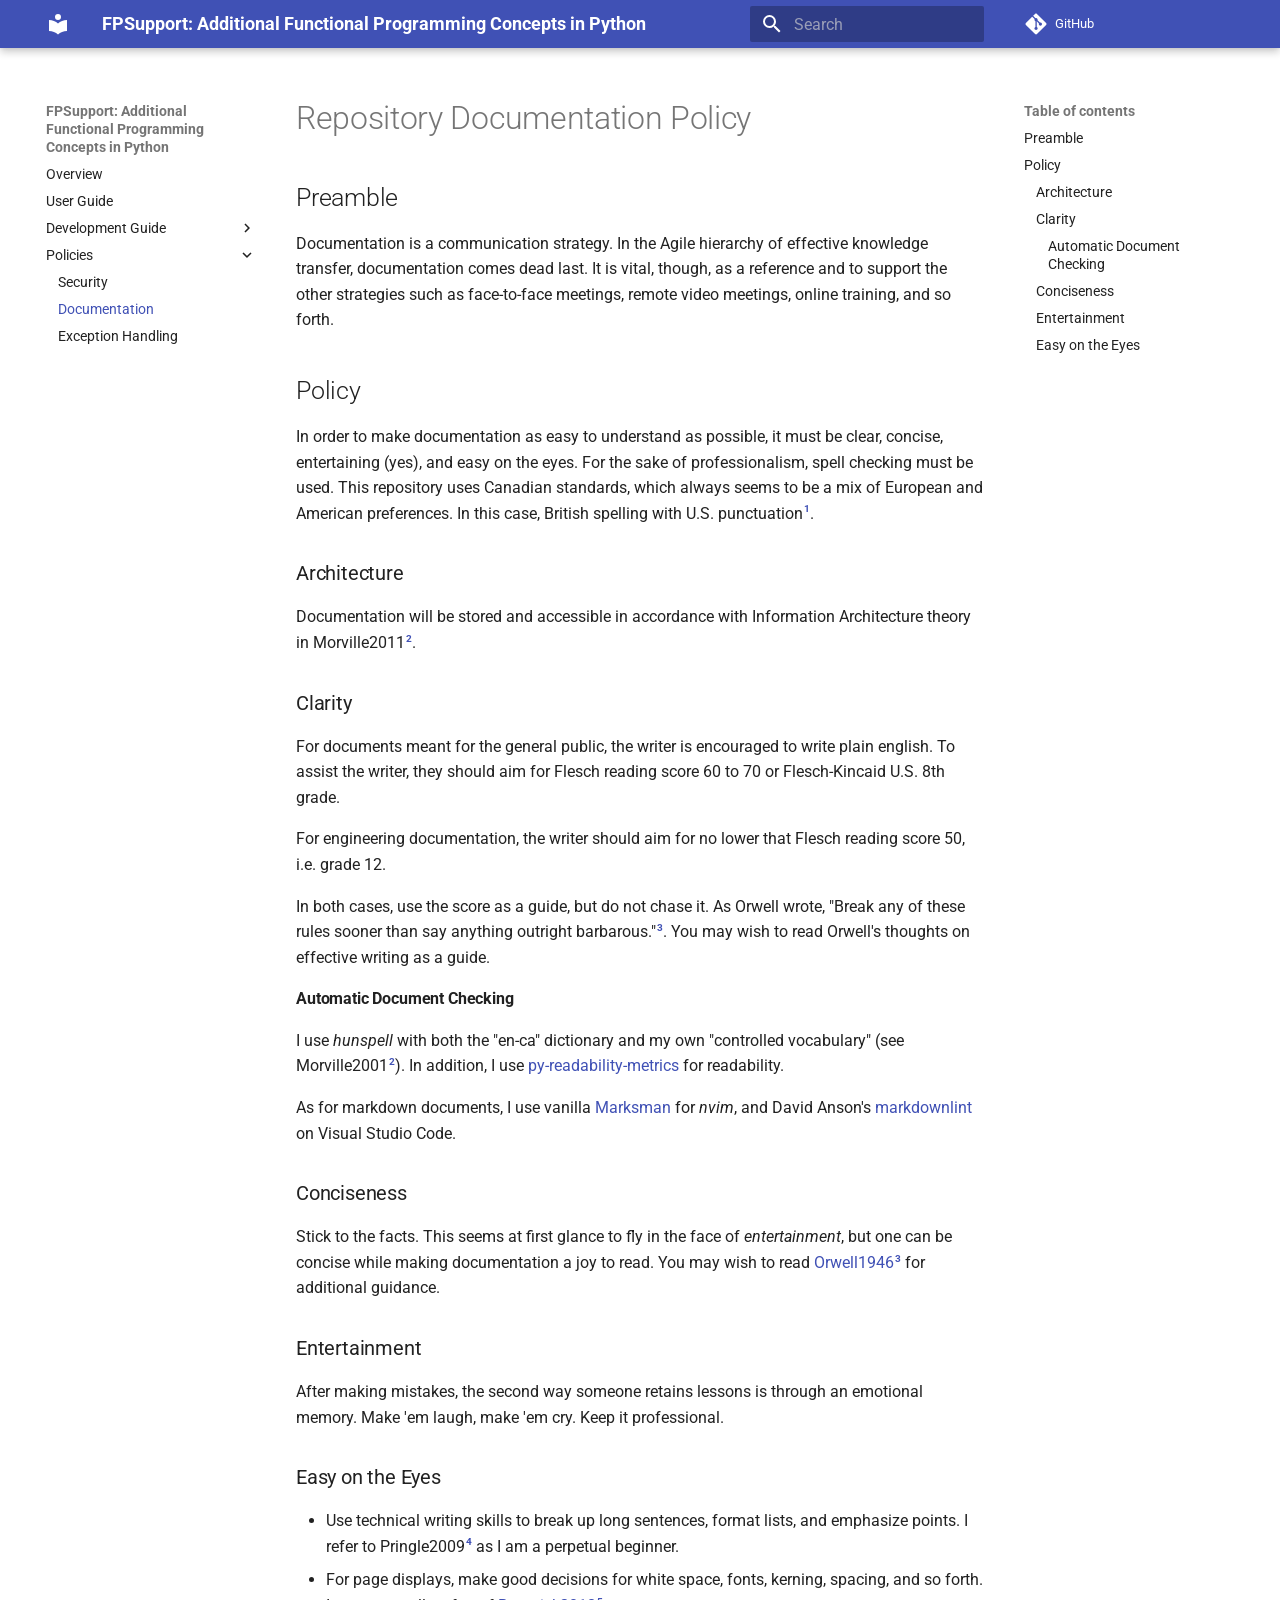
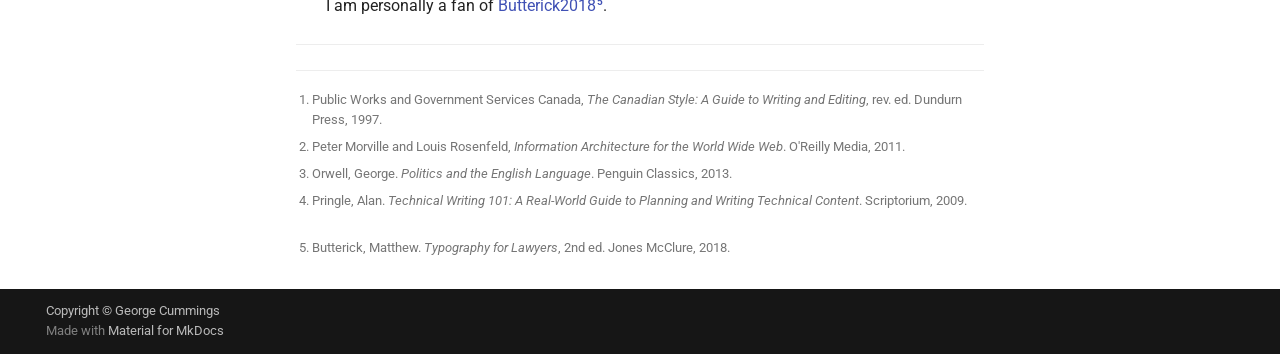
<file: content/documentation_policy/index.html>
<!doctype html>
<html lang="en" class="no-js">
  <head>
    
      <meta charset="utf-8">
      <meta name="viewport" content="width=device-width,initial-scale=1">
      
      
      
        <link rel="canonical" href="https://pages.github.com/PentheusLennuye/fpsupport/content/documentation_policy/">
      
      
        <link rel="prev" href="../security/">
      
      
        <link rel="next" href="../exception_handling/">
      
      
        
      
      
      <link rel="icon" href="../../assets/images/favicon.png">
      <meta name="generator" content="mkdocs-1.6.1, mkdocs-material-9.7.0">
    
    
      
        <title>Documentation - FPSupport: Additional Functional Programming Concepts in Python</title>
      
    
    
      <link rel="stylesheet" href="../../assets/stylesheets/main.618322db.min.css">
      
      
  
  
    
      
      
    
  
    
      
      
    
  
    
      
      
    
  
    
      
      
    
  
    
      
      
    
  
    
      
      
    
  
    
      
      
    
  
    
      
      
    
  
    
      
      
    
  
    
      
      
    
  
    
      
      
    
  
    
      
      
    
  
  
  <style>:root{--md-admonition-icon--note:url('data:image/svg+xml;charset=utf-8,%3Csvg%20xmlns%3D%22http%3A//www.w3.org/2000/svg%22%20viewBox%3D%220%200%20448%20512%22%3E%3C%21--%21%20Font%20Awesome%20Free%207.1.0%20by%20%40fontawesome%20-%20https%3A//fontawesome.com%20License%20-%20https%3A//fontawesome.com/license/free%20%28Icons%3A%20CC%20BY%204.0%2C%20Fonts%3A%20SIL%20OFL%201.1%2C%20Code%3A%20MIT%20License%29%20Copyright%202025%20Fonticons%2C%20Inc.--%3E%3Cpath%20d%3D%22M64%20480c-35.3%200-64-28.7-64-64V96c0-35.3%2028.7-64%2064-64h320c35.3%200%2064%2028.7%2064%2064v213.5c0%2017-6.7%2033.3-18.7%2045.3L322.7%20461.3c-12%2012-28.3%2018.7-45.3%2018.7zm325.5-176H296c-13.3%200-24%2010.7-24%2024v93.5z%22/%3E%3C/svg%3E');--md-admonition-icon--abstract:url('data:image/svg+xml;charset=utf-8,%3Csvg%20xmlns%3D%22http%3A//www.w3.org/2000/svg%22%20viewBox%3D%220%200%20448%20512%22%3E%3C%21--%21%20Font%20Awesome%20Free%207.1.0%20by%20%40fontawesome%20-%20https%3A//fontawesome.com%20License%20-%20https%3A//fontawesome.com/license/free%20%28Icons%3A%20CC%20BY%204.0%2C%20Fonts%3A%20SIL%20OFL%201.1%2C%20Code%3A%20MIT%20License%29%20Copyright%202025%20Fonticons%2C%20Inc.--%3E%3Cpath%20d%3D%22M384%20512H96c-53%200-96-43-96-96V96C0%2043%2043%200%2096%200h304c26.5%200%2048%2021.5%2048%2048v288c0%2020.9-13.4%2038.7-32%2045.3V448c17.7%200%2032%2014.3%2032%2032s-14.3%2032-32%2032zM96%20384c-17.7%200-32%2014.3-32%2032s14.3%2032%2032%2032h256v-64zm32-232c0%2013.3%2010.7%2024%2024%2024h176c13.3%200%2024-10.7%2024-24s-10.7-24-24-24H152c-13.3%200-24%2010.7-24%2024m24%2072c-13.3%200-24%2010.7-24%2024s10.7%2024%2024%2024h176c13.3%200%2024-10.7%2024-24s-10.7-24-24-24z%22/%3E%3C/svg%3E');--md-admonition-icon--info:url('data:image/svg+xml;charset=utf-8,%3Csvg%20xmlns%3D%22http%3A//www.w3.org/2000/svg%22%20viewBox%3D%220%200%20512%20512%22%3E%3C%21--%21%20Font%20Awesome%20Free%207.1.0%20by%20%40fontawesome%20-%20https%3A//fontawesome.com%20License%20-%20https%3A//fontawesome.com/license/free%20%28Icons%3A%20CC%20BY%204.0%2C%20Fonts%3A%20SIL%20OFL%201.1%2C%20Code%3A%20MIT%20License%29%20Copyright%202025%20Fonticons%2C%20Inc.--%3E%3Cpath%20d%3D%22M256%20512a256%20256%200%201%200%200-512%20256%20256%200%201%200%200%20512m-32-352a32%2032%200%201%201%2064%200%2032%2032%200%201%201-64%200m-8%2064h48c13.3%200%2024%2010.7%2024%2024v88h8c13.3%200%2024%2010.7%2024%2024s-10.7%2024-24%2024h-80c-13.3%200-24-10.7-24-24s10.7-24%2024-24h24v-64h-24c-13.3%200-24-10.7-24-24s10.7-24%2024-24%22/%3E%3C/svg%3E');--md-admonition-icon--tip:url('data:image/svg+xml;charset=utf-8,%3Csvg%20xmlns%3D%22http%3A//www.w3.org/2000/svg%22%20viewBox%3D%220%200%20512%20512%22%3E%3C%21--%21%20Font%20Awesome%20Free%207.1.0%20by%20%40fontawesome%20-%20https%3A//fontawesome.com%20License%20-%20https%3A//fontawesome.com/license/free%20%28Icons%3A%20CC%20BY%204.0%2C%20Fonts%3A%20SIL%20OFL%201.1%2C%20Code%3A%20MIT%20License%29%20Copyright%202025%20Fonticons%2C%20Inc.--%3E%3Cpath%20d%3D%22M461.2%2018.9C472.7%2024%20480%2035.4%20480%2048v416c0%2012.6-7.3%2024-18.8%2029.1s-24.8%203.2-34.3-5.1l-46.6-40.7c-43.6-38.1-98.7-60.3-156.4-63V480c0%2017.7-14.3%2032-32%2032h-32c-17.7%200-32-14.3-32-32v-96C57.3%20384%200%20326.7%200%20256s57.3-128%20128-128h84.5c61.8-.2%20121.4-22.7%20167.9-63.3L427%2024c9.4-8.3%2022.9-10.2%2034.3-5.1zM224%20320v.2c70.3%202.7%20137.8%2028.5%20192%2073.4V118.3c-54.2%2044.9-121.7%2070.7-192%2073.4z%22/%3E%3C/svg%3E');--md-admonition-icon--success:url('data:image/svg+xml;charset=utf-8,%3Csvg%20xmlns%3D%22http%3A//www.w3.org/2000/svg%22%20viewBox%3D%220%200%20448%20512%22%3E%3C%21--%21%20Font%20Awesome%20Free%207.1.0%20by%20%40fontawesome%20-%20https%3A//fontawesome.com%20License%20-%20https%3A//fontawesome.com/license/free%20%28Icons%3A%20CC%20BY%204.0%2C%20Fonts%3A%20SIL%20OFL%201.1%2C%20Code%3A%20MIT%20License%29%20Copyright%202025%20Fonticons%2C%20Inc.--%3E%3Cpath%20d%3D%22M434.8%2070.1c14.3%2010.4%2017.5%2030.4%207.1%2044.7l-256%20352c-5.5%207.6-14%2012.3-23.4%2013.1s-18.5-2.7-25.1-9.3l-128-128c-12.5-12.5-12.5-32.8%200-45.3s32.8-12.5%2045.3%200l101.5%20101.5%20234-321.7c10.4-14.3%2030.4-17.5%2044.7-7.1z%22/%3E%3C/svg%3E');--md-admonition-icon--question:url('data:image/svg+xml;charset=utf-8,%3Csvg%20xmlns%3D%22http%3A//www.w3.org/2000/svg%22%20viewBox%3D%220%200%20512%20512%22%3E%3C%21--%21%20Font%20Awesome%20Free%207.1.0%20by%20%40fontawesome%20-%20https%3A//fontawesome.com%20License%20-%20https%3A//fontawesome.com/license/free%20%28Icons%3A%20CC%20BY%204.0%2C%20Fonts%3A%20SIL%20OFL%201.1%2C%20Code%3A%20MIT%20License%29%20Copyright%202025%20Fonticons%2C%20Inc.--%3E%3Cpath%20d%3D%22M256%20512a256%20256%200%201%200%200-512%20256%20256%200%201%200%200%20512m0-336c-17.7%200-32%2014.3-32%2032%200%2013.3-10.7%2024-24%2024s-24-10.7-24-24c0-44.2%2035.8-80%2080-80s80%2035.8%2080%2080c0%2047.2-36%2067.2-56%2074.5v3.8c0%2013.3-10.7%2024-24%2024s-24-10.7-24-24v-8.1c0-20.5%2014.8-35.2%2030.1-40.2%206.4-2.1%2013.2-5.5%2018.2-10.3%204.3-4.2%207.7-10%207.7-19.6%200-17.7-14.3-32-32-32zm-32%20192a32%2032%200%201%201%2064%200%2032%2032%200%201%201-64%200%22/%3E%3C/svg%3E');--md-admonition-icon--warning:url('data:image/svg+xml;charset=utf-8,%3Csvg%20xmlns%3D%22http%3A//www.w3.org/2000/svg%22%20viewBox%3D%220%200%20512%20512%22%3E%3C%21--%21%20Font%20Awesome%20Free%207.1.0%20by%20%40fontawesome%20-%20https%3A//fontawesome.com%20License%20-%20https%3A//fontawesome.com/license/free%20%28Icons%3A%20CC%20BY%204.0%2C%20Fonts%3A%20SIL%20OFL%201.1%2C%20Code%3A%20MIT%20License%29%20Copyright%202025%20Fonticons%2C%20Inc.--%3E%3Cpath%20d%3D%22M256%200c14.7%200%2028.2%208.1%2035.2%2021l216%20400c6.7%2012.4%206.4%2027.4-.8%2039.5S486.1%20480%20472%20480H40c-14.1%200-27.2-7.4-34.4-19.5s-7.5-27.1-.8-39.5l216-400c7-12.9%2020.5-21%2035.2-21m0%20352a32%2032%200%201%200%200%2064%2032%2032%200%201%200%200-64m0-192c-18.2%200-32.7%2015.5-31.4%2033.7l7.4%20104c.9%2012.5%2011.4%2022.3%2023.9%2022.3%2012.6%200%2023-9.7%2023.9-22.3l7.4-104c1.3-18.2-13.1-33.7-31.4-33.7z%22/%3E%3C/svg%3E');--md-admonition-icon--failure:url('data:image/svg+xml;charset=utf-8,%3Csvg%20xmlns%3D%22http%3A//www.w3.org/2000/svg%22%20viewBox%3D%220%200%20576%20512%22%3E%3C%21--%21%20Font%20Awesome%20Free%207.1.0%20by%20%40fontawesome%20-%20https%3A//fontawesome.com%20License%20-%20https%3A//fontawesome.com/license/free%20%28Icons%3A%20CC%20BY%204.0%2C%20Fonts%3A%20SIL%20OFL%201.1%2C%20Code%3A%20MIT%20License%29%20Copyright%202025%20Fonticons%2C%20Inc.--%3E%3Cpath%20d%3D%22M480-16c6.9%200%2013%204.4%2015.2%2010.9l13.5%2040.4%2040.4%2013.5C555.6%2051%20560%2057.1%20560%2064s-4.4%2013-10.9%2015.2l-40.4%2013.5-13.5%2040.4c-2.2%206.5-8.3%2010.9-15.2%2010.9s-13-4.4-15.2-10.9l-13.5-40.4-40.4-13.5C404.4%2077%20400%2070.9%20400%2064s4.4-13%2010.9-15.2l40.4-13.5%2013.5-40.4C467-11.6%20473.1-16%20480-16M321.4%2097.4c12.5-12.5%2032.8-12.5%2045.3%200l80%2080c12.5%2012.5%2012.5%2032.8%200%2045.3l-10.9%2010.9c7.9%2022%2012.2%2045.7%2012.2%2070.5%200%20114.9-93.1%20208-208%20208S32%20418.9%2032%20304%20125.1%2096%20240%2096c24.7%200%2048.5%204.3%2070.5%2012.3zM144%20304c0-53%2043-96%2096-96%2013.3%200%2024-10.7%2024-24s-10.7-24-24-24c-79.5%200-144%2064.5-144%20144%200%2013.3%2010.7%2024%2024%2024s24-10.7%2024-24%22/%3E%3C/svg%3E');--md-admonition-icon--danger:url('data:image/svg+xml;charset=utf-8,%3Csvg%20xmlns%3D%22http%3A//www.w3.org/2000/svg%22%20viewBox%3D%220%200%20512%20512%22%3E%3C%21--%21%20Font%20Awesome%20Free%207.1.0%20by%20%40fontawesome%20-%20https%3A//fontawesome.com%20License%20-%20https%3A//fontawesome.com/license/free%20%28Icons%3A%20CC%20BY%204.0%2C%20Fonts%3A%20SIL%20OFL%201.1%2C%20Code%3A%20MIT%20License%29%20Copyright%202025%20Fonticons%2C%20Inc.--%3E%3Cpath%20d%3D%22M416%20427.4c58.5-44%2096-111.6%2096-187.4C512%20107.5%20397.4%200%20256%200S0%20107.5%200%20240c0%2075.8%2037.5%20143.4%2096%20187.4V464c0%2026.5%2021.5%2048%2048%2048h32v-40c0-13.3%2010.7-24%2024-24s24%2010.7%2024%2024v40h64v-40c0-13.3%2010.7-24%2024-24s24%2010.7%2024%2024v40h32c26.5%200%2048-21.5%2048-48zM96%20256a64%2064%200%201%201%20128%200%2064%2064%200%201%201-128%200m256-64a64%2064%200%201%201%200%20128%2064%2064%200%201%201%200-128%22/%3E%3C/svg%3E');--md-admonition-icon--bug:url('data:image/svg+xml;charset=utf-8,%3Csvg%20xmlns%3D%22http%3A//www.w3.org/2000/svg%22%20viewBox%3D%220%200%20640%20512%22%3E%3C%21--%21%20Font%20Awesome%20Free%207.1.0%20by%20%40fontawesome%20-%20https%3A//fontawesome.com%20License%20-%20https%3A//fontawesome.com/license/free%20%28Icons%3A%20CC%20BY%204.0%2C%20Fonts%3A%20SIL%20OFL%201.1%2C%20Code%3A%20MIT%20License%29%20Copyright%202025%20Fonticons%2C%20Inc.--%3E%3Cpath%20d%3D%22M352%200c0-17.7-14.3-32-32-32s-32%2014.3-32%2032v64h-96c-53%200-96%2043-96%2096v224c0%2053%2043%2096%2096%2096h256c53%200%2096-43%2096-96V160c0-53-43-96-96-96h-96zM160%20368c0-13.3%2010.7-24%2024-24h32c13.3%200%2024%2010.7%2024%2024s-10.7%2024-24%2024h-32c-13.3%200-24-10.7-24-24m120%200c0-13.3%2010.7-24%2024-24h32c13.3%200%2024%2010.7%2024%2024s-10.7%2024-24%2024h-32c-13.3%200-24-10.7-24-24m120%200c0-13.3%2010.7-24%2024-24h32c13.3%200%2024%2010.7%2024%2024s-10.7%2024-24%2024h-32c-13.3%200-24-10.7-24-24M224%20176a48%2048%200%201%201%200%2096%2048%2048%200%201%201%200-96m144%2048a48%2048%200%201%201%2096%200%2048%2048%200%201%201-96%200m-304%200c0-17.7-14.3-32-32-32S0%20206.3%200%20224v96c0%2017.7%2014.3%2032%2032%2032s32-14.3%2032-32zm544-32c-17.7%200-32%2014.3-32%2032v96c0%2017.7%2014.3%2032%2032%2032s32-14.3%2032-32v-96c0-17.7-14.3-32-32-32%22/%3E%3C/svg%3E');--md-admonition-icon--example:url('data:image/svg+xml;charset=utf-8,%3Csvg%20xmlns%3D%22http%3A//www.w3.org/2000/svg%22%20viewBox%3D%220%200%20448%20512%22%3E%3C%21--%21%20Font%20Awesome%20Free%207.1.0%20by%20%40fontawesome%20-%20https%3A//fontawesome.com%20License%20-%20https%3A//fontawesome.com/license/free%20%28Icons%3A%20CC%20BY%204.0%2C%20Fonts%3A%20SIL%20OFL%201.1%2C%20Code%3A%20MIT%20License%29%20Copyright%202025%20Fonticons%2C%20Inc.--%3E%3Cpath%20d%3D%22M288%200H128c-17.7%200-32%2014.3-32%2032s14.3%2032%2032%2032v151.5L7.5%20426.3C2.6%20435%200%20444.7%200%20454.7%200%20486.4%2025.6%20512%2057.3%20512h333.4c31.6%200%2057.3-25.6%2057.3-57.3%200-10-2.6-19.8-7.5-28.4L320%20215.5V64c17.7%200%2032-14.3%2032-32S337.7%200%20320%200zm-96%20215.5V64h64v151.5c0%2011.1%202.9%2022.1%208.4%2031.8L306%20320H142l41.6-72.7c5.5-9.7%208.4-20.6%208.4-31.8%22/%3E%3C/svg%3E');--md-admonition-icon--quote:url('data:image/svg+xml;charset=utf-8,%3Csvg%20xmlns%3D%22http%3A//www.w3.org/2000/svg%22%20viewBox%3D%220%200%20448%20512%22%3E%3C%21--%21%20Font%20Awesome%20Free%207.1.0%20by%20%40fontawesome%20-%20https%3A//fontawesome.com%20License%20-%20https%3A//fontawesome.com/license/free%20%28Icons%3A%20CC%20BY%204.0%2C%20Fonts%3A%20SIL%20OFL%201.1%2C%20Code%3A%20MIT%20License%29%20Copyright%202025%20Fonticons%2C%20Inc.--%3E%3Cpath%20d%3D%22M0%20216C0%20149.7%2053.7%2096%20120%2096h8c17.7%200%2032%2014.3%2032%2032s-14.3%2032-32%2032h-8c-30.9%200-56%2025.1-56%2056v8h64c35.3%200%2064%2028.7%2064%2064v64c0%2035.3-28.7%2064-64%2064H64c-35.3%200-64-28.7-64-64zm256%200c0-66.3%2053.7-120%20120-120h8c17.7%200%2032%2014.3%2032%2032s-14.3%2032-32%2032h-8c-30.9%200-56%2025.1-56%2056v8h64c35.3%200%2064%2028.7%2064%2064v64c0%2035.3-28.7%2064-64%2064h-64c-35.3%200-64-28.7-64-64z%22/%3E%3C/svg%3E');}</style>



    
    
      
    
    
      
        
        
        <link rel="preconnect" href="https://fonts.gstatic.com" crossorigin>
        <link rel="stylesheet" href="https://fonts.googleapis.com/css?family=Roboto:300,300i,400,400i,700,700i%7CRoboto+Mono:400,400i,700,700i&display=fallback">
        <style>:root{--md-text-font:"Roboto";--md-code-font:"Roboto Mono"}</style>
      
    
    
      <link rel="stylesheet" href="../../assets/_mkdocstrings.css">
    
      <link rel="stylesheet" href="../../css/extra.css">
    
    <script>__md_scope=new URL("../..",location),__md_hash=e=>[...e].reduce(((e,_)=>(e<<5)-e+_.charCodeAt(0)),0),__md_get=(e,_=localStorage,t=__md_scope)=>JSON.parse(_.getItem(t.pathname+"."+e)),__md_set=(e,_,t=localStorage,a=__md_scope)=>{try{t.setItem(a.pathname+"."+e,JSON.stringify(_))}catch(e){}}</script>
    
      

    
    
  </head>
  
  
    <body dir="ltr">
  
    
    <input class="md-toggle" data-md-toggle="drawer" type="checkbox" id="__drawer" autocomplete="off">
    <input class="md-toggle" data-md-toggle="search" type="checkbox" id="__search" autocomplete="off">
    <label class="md-overlay" for="__drawer"></label>
    <div data-md-component="skip">
      
        
        <a href="#repository-documentation-policy" class="md-skip">
          Skip to content
        </a>
      
    </div>
    <div data-md-component="announce">
      
    </div>
    
    
      

  

<header class="md-header md-header--shadow" data-md-component="header">
  <nav class="md-header__inner md-grid" aria-label="Header">
    <a href="../.." title="FPSupport: Additional Functional Programming Concepts in Python" class="md-header__button md-logo" aria-label="FPSupport: Additional Functional Programming Concepts in Python" data-md-component="logo">
      
  
  <svg xmlns="http://www.w3.org/2000/svg" viewBox="0 0 24 24"><path d="M12 8a3 3 0 0 0 3-3 3 3 0 0 0-3-3 3 3 0 0 0-3 3 3 3 0 0 0 3 3m0 3.54C9.64 9.35 6.5 8 3 8v11c3.5 0 6.64 1.35 9 3.54 2.36-2.19 5.5-3.54 9-3.54V8c-3.5 0-6.64 1.35-9 3.54"/></svg>

    </a>
    <label class="md-header__button md-icon" for="__drawer">
      
      <svg xmlns="http://www.w3.org/2000/svg" viewBox="0 0 24 24"><path d="M3 6h18v2H3zm0 5h18v2H3zm0 5h18v2H3z"/></svg>
    </label>
    <div class="md-header__title" data-md-component="header-title">
      <div class="md-header__ellipsis">
        <div class="md-header__topic">
          <span class="md-ellipsis">
            FPSupport: Additional Functional Programming Concepts in Python
          </span>
        </div>
        <div class="md-header__topic" data-md-component="header-topic">
          <span class="md-ellipsis">
            
              Documentation
            
          </span>
        </div>
      </div>
    </div>
    
    
      <script>var palette=__md_get("__palette");if(palette&&palette.color){if("(prefers-color-scheme)"===palette.color.media){var media=matchMedia("(prefers-color-scheme: light)"),input=document.querySelector(media.matches?"[data-md-color-media='(prefers-color-scheme: light)']":"[data-md-color-media='(prefers-color-scheme: dark)']");palette.color.media=input.getAttribute("data-md-color-media"),palette.color.scheme=input.getAttribute("data-md-color-scheme"),palette.color.primary=input.getAttribute("data-md-color-primary"),palette.color.accent=input.getAttribute("data-md-color-accent")}for(var[key,value]of Object.entries(palette.color))document.body.setAttribute("data-md-color-"+key,value)}</script>
    
    
    
      
      
        <label class="md-header__button md-icon" for="__search">
          
          <svg xmlns="http://www.w3.org/2000/svg" viewBox="0 0 24 24"><path d="M9.5 3A6.5 6.5 0 0 1 16 9.5c0 1.61-.59 3.09-1.56 4.23l.27.27h.79l5 5-1.5 1.5-5-5v-.79l-.27-.27A6.52 6.52 0 0 1 9.5 16 6.5 6.5 0 0 1 3 9.5 6.5 6.5 0 0 1 9.5 3m0 2C7 5 5 7 5 9.5S7 14 9.5 14 14 12 14 9.5 12 5 9.5 5"/></svg>
        </label>
        <div class="md-search" data-md-component="search" role="dialog">
  <label class="md-search__overlay" for="__search"></label>
  <div class="md-search__inner" role="search">
    <form class="md-search__form" name="search">
      <input type="text" class="md-search__input" name="query" aria-label="Search" placeholder="Search" autocapitalize="off" autocorrect="off" autocomplete="off" spellcheck="false" data-md-component="search-query" required>
      <label class="md-search__icon md-icon" for="__search">
        
        <svg xmlns="http://www.w3.org/2000/svg" viewBox="0 0 24 24"><path d="M9.5 3A6.5 6.5 0 0 1 16 9.5c0 1.61-.59 3.09-1.56 4.23l.27.27h.79l5 5-1.5 1.5-5-5v-.79l-.27-.27A6.52 6.52 0 0 1 9.5 16 6.5 6.5 0 0 1 3 9.5 6.5 6.5 0 0 1 9.5 3m0 2C7 5 5 7 5 9.5S7 14 9.5 14 14 12 14 9.5 12 5 9.5 5"/></svg>
        
        <svg xmlns="http://www.w3.org/2000/svg" viewBox="0 0 24 24"><path d="M20 11v2H8l5.5 5.5-1.42 1.42L4.16 12l7.92-7.92L13.5 5.5 8 11z"/></svg>
      </label>
      <nav class="md-search__options" aria-label="Search">
        
        <button type="reset" class="md-search__icon md-icon" title="Clear" aria-label="Clear" tabindex="-1">
          
          <svg xmlns="http://www.w3.org/2000/svg" viewBox="0 0 24 24"><path d="M19 6.41 17.59 5 12 10.59 6.41 5 5 6.41 10.59 12 5 17.59 6.41 19 12 13.41 17.59 19 19 17.59 13.41 12z"/></svg>
        </button>
      </nav>
      
    </form>
    <div class="md-search__output">
      <div class="md-search__scrollwrap" tabindex="0" data-md-scrollfix>
        <div class="md-search-result" data-md-component="search-result">
          <div class="md-search-result__meta">
            Initializing search
          </div>
          <ol class="md-search-result__list" role="presentation"></ol>
        </div>
      </div>
    </div>
  </div>
</div>
      
    
    
      <div class="md-header__source">
        <a href="https://github.com/PentheusLennuye/fpsupport.git" title="Go to repository" class="md-source" data-md-component="source">
  <div class="md-source__icon md-icon">
    
    <svg xmlns="http://www.w3.org/2000/svg" viewBox="0 0 448 512"><!--! Font Awesome Free 7.1.0 by @fontawesome - https://fontawesome.com License - https://fontawesome.com/license/free (Icons: CC BY 4.0, Fonts: SIL OFL 1.1, Code: MIT License) Copyright 2025 Fonticons, Inc.--><path d="M439.6 236.1 244 40.5c-5.4-5.5-12.8-8.5-20.4-8.5s-15 3-20.4 8.4L162.5 81l51.5 51.5c27.1-9.1 52.7 16.8 43.4 43.7l49.7 49.7c34.2-11.8 61.2 31 35.5 56.7-26.5 26.5-70.2-2.9-56-37.3L240.3 199v121.9c25.3 12.5 22.3 41.8 9.1 55-6.4 6.4-15.2 10.1-24.3 10.1s-17.8-3.6-24.3-10.1c-17.6-17.6-11.1-46.9 11.2-56v-123c-20.8-8.5-24.6-30.7-18.6-45L142.6 101 8.5 235.1C3 240.6 0 247.9 0 255.5s3 15 8.5 20.4l195.6 195.7c5.4 5.4 12.7 8.4 20.4 8.4s15-3 20.4-8.4l194.7-194.7c5.4-5.4 8.4-12.8 8.4-20.4s-3-15-8.4-20.4"/></svg>
  </div>
  <div class="md-source__repository">
    GitHub
  </div>
</a>
      </div>
    
  </nav>
  
</header>
    
    <div class="md-container" data-md-component="container">
      
      
        
          
        
      
      <main class="md-main" data-md-component="main">
        <div class="md-main__inner md-grid">
          
            
              
              <div class="md-sidebar md-sidebar--primary" data-md-component="sidebar" data-md-type="navigation" >
                <div class="md-sidebar__scrollwrap">
                  <div class="md-sidebar__inner">
                    



<nav class="md-nav md-nav--primary" aria-label="Navigation" data-md-level="0">
  <label class="md-nav__title" for="__drawer">
    <a href="../.." title="FPSupport: Additional Functional Programming Concepts in Python" class="md-nav__button md-logo" aria-label="FPSupport: Additional Functional Programming Concepts in Python" data-md-component="logo">
      
  
  <svg xmlns="http://www.w3.org/2000/svg" viewBox="0 0 24 24"><path d="M12 8a3 3 0 0 0 3-3 3 3 0 0 0-3-3 3 3 0 0 0-3 3 3 3 0 0 0 3 3m0 3.54C9.64 9.35 6.5 8 3 8v11c3.5 0 6.64 1.35 9 3.54 2.36-2.19 5.5-3.54 9-3.54V8c-3.5 0-6.64 1.35-9 3.54"/></svg>

    </a>
    FPSupport: Additional Functional Programming Concepts in Python
  </label>
  
    <div class="md-nav__source">
      <a href="https://github.com/PentheusLennuye/fpsupport.git" title="Go to repository" class="md-source" data-md-component="source">
  <div class="md-source__icon md-icon">
    
    <svg xmlns="http://www.w3.org/2000/svg" viewBox="0 0 448 512"><!--! Font Awesome Free 7.1.0 by @fontawesome - https://fontawesome.com License - https://fontawesome.com/license/free (Icons: CC BY 4.0, Fonts: SIL OFL 1.1, Code: MIT License) Copyright 2025 Fonticons, Inc.--><path d="M439.6 236.1 244 40.5c-5.4-5.5-12.8-8.5-20.4-8.5s-15 3-20.4 8.4L162.5 81l51.5 51.5c27.1-9.1 52.7 16.8 43.4 43.7l49.7 49.7c34.2-11.8 61.2 31 35.5 56.7-26.5 26.5-70.2-2.9-56-37.3L240.3 199v121.9c25.3 12.5 22.3 41.8 9.1 55-6.4 6.4-15.2 10.1-24.3 10.1s-17.8-3.6-24.3-10.1c-17.6-17.6-11.1-46.9 11.2-56v-123c-20.8-8.5-24.6-30.7-18.6-45L142.6 101 8.5 235.1C3 240.6 0 247.9 0 255.5s3 15 8.5 20.4l195.6 195.7c5.4 5.4 12.7 8.4 20.4 8.4s15-3 20.4-8.4l194.7-194.7c5.4-5.4 8.4-12.8 8.4-20.4s-3-15-8.4-20.4"/></svg>
  </div>
  <div class="md-source__repository">
    GitHub
  </div>
</a>
    </div>
  
  <ul class="md-nav__list" data-md-scrollfix>
    
      
      
  
  
  
  
    <li class="md-nav__item">
      <a href="../.." class="md-nav__link">
        
  
  
  <span class="md-ellipsis">
    
  
    Overview
  

    
  </span>
  
  

      </a>
    </li>
  

    
      
      
  
  
  
  
    <li class="md-nav__item">
      <a href="../user/" class="md-nav__link">
        
  
  
  <span class="md-ellipsis">
    
  
    User Guide
  

    
  </span>
  
  

      </a>
    </li>
  

    
      
      
  
  
  
  
    
    
    
    
    
    <li class="md-nav__item md-nav__item--nested">
      
        
        
        <input class="md-nav__toggle md-toggle " type="checkbox" id="__nav_3" >
        
          
          <label class="md-nav__link" for="__nav_3" id="__nav_3_label" tabindex="0">
            
  
  
  <span class="md-ellipsis">
    
  
    Development Guide
  

    
  </span>
  
  

            <span class="md-nav__icon md-icon"></span>
          </label>
        
        <nav class="md-nav" data-md-level="1" aria-labelledby="__nav_3_label" aria-expanded="false">
          <label class="md-nav__title" for="__nav_3">
            <span class="md-nav__icon md-icon"></span>
            
  
    Development Guide
  

          </label>
          <ul class="md-nav__list" data-md-scrollfix>
            
              
                
  
  
  
  
    <li class="md-nav__item">
      <a href="../CHANGELOG/" class="md-nav__link">
        
  
  
  <span class="md-ellipsis">
    
  
    Change Log
  

    
  </span>
  
  

      </a>
    </li>
  

              
            
              
                
  
  
  
  
    <li class="md-nav__item">
      <a href="../development/" class="md-nav__link">
        
  
  
  <span class="md-ellipsis">
    
  
    Contributing
  

    
  </span>
  
  

      </a>
    </li>
  

              
            
              
                
  
  
  
  
    <li class="md-nav__item">
      <a href="../release/" class="md-nav__link">
        
  
  
  <span class="md-ellipsis">
    
  
    Release Notes
  

    
  </span>
  
  

      </a>
    </li>
  

              
            
          </ul>
        </nav>
      
    </li>
  

    
      
      
  
  
    
  
  
  
    
    
    
    
    
    <li class="md-nav__item md-nav__item--active md-nav__item--nested">
      
        
        
        <input class="md-nav__toggle md-toggle " type="checkbox" id="__nav_4" checked>
        
          
          <label class="md-nav__link" for="__nav_4" id="__nav_4_label" tabindex="0">
            
  
  
  <span class="md-ellipsis">
    
  
    Policies
  

    
  </span>
  
  

            <span class="md-nav__icon md-icon"></span>
          </label>
        
        <nav class="md-nav" data-md-level="1" aria-labelledby="__nav_4_label" aria-expanded="true">
          <label class="md-nav__title" for="__nav_4">
            <span class="md-nav__icon md-icon"></span>
            
  
    Policies
  

          </label>
          <ul class="md-nav__list" data-md-scrollfix>
            
              
                
  
  
  
  
    <li class="md-nav__item">
      <a href="../security/" class="md-nav__link">
        
  
  
  <span class="md-ellipsis">
    
  
    Security
  

    
  </span>
  
  

      </a>
    </li>
  

              
            
              
                
  
  
    
  
  
  
    <li class="md-nav__item md-nav__item--active">
      
      <input class="md-nav__toggle md-toggle" type="checkbox" id="__toc">
      
      
        
      
      
        <label class="md-nav__link md-nav__link--active" for="__toc">
          
  
  
  <span class="md-ellipsis">
    
  
    Documentation
  

    
  </span>
  
  

          <span class="md-nav__icon md-icon"></span>
        </label>
      
      <a href="./" class="md-nav__link md-nav__link--active">
        
  
  
  <span class="md-ellipsis">
    
  
    Documentation
  

    
  </span>
  
  

      </a>
      
        

<nav class="md-nav md-nav--secondary" aria-label="Table of contents">
  
  
  
    
  
  
    <label class="md-nav__title" for="__toc">
      <span class="md-nav__icon md-icon"></span>
      Table of contents
    </label>
    <ul class="md-nav__list" data-md-component="toc" data-md-scrollfix>
      
        <li class="md-nav__item">
  <a href="#preamble" class="md-nav__link">
    <span class="md-ellipsis">
      
        Preamble
      
    </span>
  </a>
  
</li>
      
        <li class="md-nav__item">
  <a href="#policy" class="md-nav__link">
    <span class="md-ellipsis">
      
        Policy
      
    </span>
  </a>
  
    <nav class="md-nav" aria-label="Policy">
      <ul class="md-nav__list">
        
          <li class="md-nav__item">
  <a href="#architecture" class="md-nav__link">
    <span class="md-ellipsis">
      
        Architecture
      
    </span>
  </a>
  
</li>
        
          <li class="md-nav__item">
  <a href="#clarity" class="md-nav__link">
    <span class="md-ellipsis">
      
        Clarity
      
    </span>
  </a>
  
    <nav class="md-nav" aria-label="Clarity">
      <ul class="md-nav__list">
        
          <li class="md-nav__item">
  <a href="#automatic-document-checking" class="md-nav__link">
    <span class="md-ellipsis">
      
        Automatic Document Checking
      
    </span>
  </a>
  
</li>
        
      </ul>
    </nav>
  
</li>
        
          <li class="md-nav__item">
  <a href="#conciseness" class="md-nav__link">
    <span class="md-ellipsis">
      
        Conciseness
      
    </span>
  </a>
  
</li>
        
          <li class="md-nav__item">
  <a href="#entertainment" class="md-nav__link">
    <span class="md-ellipsis">
      
        Entertainment
      
    </span>
  </a>
  
</li>
        
          <li class="md-nav__item">
  <a href="#easy-on-the-eyes" class="md-nav__link">
    <span class="md-ellipsis">
      
        Easy on the Eyes
      
    </span>
  </a>
  
</li>
        
      </ul>
    </nav>
  
</li>
      
    </ul>
  
</nav>
      
    </li>
  

              
            
              
                
  
  
  
  
    <li class="md-nav__item">
      <a href="../exception_handling/" class="md-nav__link">
        
  
  
  <span class="md-ellipsis">
    
  
    Exception Handling
  

    
  </span>
  
  

      </a>
    </li>
  

              
            
          </ul>
        </nav>
      
    </li>
  

    
  </ul>
</nav>
                  </div>
                </div>
              </div>
            
            
              
              <div class="md-sidebar md-sidebar--secondary" data-md-component="sidebar" data-md-type="toc" >
                <div class="md-sidebar__scrollwrap">
                  <div class="md-sidebar__inner">
                    

<nav class="md-nav md-nav--secondary" aria-label="Table of contents">
  
  
  
    
  
  
    <label class="md-nav__title" for="__toc">
      <span class="md-nav__icon md-icon"></span>
      Table of contents
    </label>
    <ul class="md-nav__list" data-md-component="toc" data-md-scrollfix>
      
        <li class="md-nav__item">
  <a href="#preamble" class="md-nav__link">
    <span class="md-ellipsis">
      
        Preamble
      
    </span>
  </a>
  
</li>
      
        <li class="md-nav__item">
  <a href="#policy" class="md-nav__link">
    <span class="md-ellipsis">
      
        Policy
      
    </span>
  </a>
  
    <nav class="md-nav" aria-label="Policy">
      <ul class="md-nav__list">
        
          <li class="md-nav__item">
  <a href="#architecture" class="md-nav__link">
    <span class="md-ellipsis">
      
        Architecture
      
    </span>
  </a>
  
</li>
        
          <li class="md-nav__item">
  <a href="#clarity" class="md-nav__link">
    <span class="md-ellipsis">
      
        Clarity
      
    </span>
  </a>
  
    <nav class="md-nav" aria-label="Clarity">
      <ul class="md-nav__list">
        
          <li class="md-nav__item">
  <a href="#automatic-document-checking" class="md-nav__link">
    <span class="md-ellipsis">
      
        Automatic Document Checking
      
    </span>
  </a>
  
</li>
        
      </ul>
    </nav>
  
</li>
        
          <li class="md-nav__item">
  <a href="#conciseness" class="md-nav__link">
    <span class="md-ellipsis">
      
        Conciseness
      
    </span>
  </a>
  
</li>
        
          <li class="md-nav__item">
  <a href="#entertainment" class="md-nav__link">
    <span class="md-ellipsis">
      
        Entertainment
      
    </span>
  </a>
  
</li>
        
          <li class="md-nav__item">
  <a href="#easy-on-the-eyes" class="md-nav__link">
    <span class="md-ellipsis">
      
        Easy on the Eyes
      
    </span>
  </a>
  
</li>
        
      </ul>
    </nav>
  
</li>
      
    </ul>
  
</nav>
                  </div>
                </div>
              </div>
            
          
          
            <div class="md-content" data-md-component="content">
              
              <article class="md-content__inner md-typeset">
                
                  


  
  


<h1 id="repository-documentation-policy">Repository Documentation Policy<a class="headerlink" href="#repository-documentation-policy" title="Permanent link">&para;</a></h1>
<h2 id="preamble">Preamble<a class="headerlink" href="#preamble" title="Permanent link">&para;</a></h2>
<p>Documentation is a communication strategy. In the Agile hierarchy of effective
knowledge transfer, documentation comes dead last. It is vital, though, as a
reference and to support the other strategies such as face-to-face meetings,
remote video meetings, online training, and so forth.</p>
<h2 id="policy">Policy<a class="headerlink" href="#policy" title="Permanent link">&para;</a></h2>
<p>In order to make documentation as easy to understand as possible, it must be
clear, concise, entertaining (yes), and easy on the eyes. For the sake of
professionalism, spell checking must be used. This repository uses Canadian
standards, which always seems to be a mix of European and American preferences.
In this case, British spelling with U.S. punctuation<sup id="fnref:1"><a class="footnote-ref" href="#fn:1">1</a></sup>.</p>
<h3 id="architecture">Architecture<a class="headerlink" href="#architecture" title="Permanent link">&para;</a></h3>
<p>Documentation will be stored and accessible in accordance with Information
Architecture theory in Morville2011<sup id="fnref:2"><a class="footnote-ref" href="#fn:2">2</a></sup>.</p>
<h3 id="clarity">Clarity<a class="headerlink" href="#clarity" title="Permanent link">&para;</a></h3>
<p>For documents meant for the general public, the writer is encouraged to write
plain english. To assist the writer, they should aim for Flesch reading score 60
to 70 or Flesch-Kincaid U.S. 8th grade.</p>
<p>For engineering documentation, the writer should aim for no lower that Flesch
reading score 50, i.e. grade 12.</p>
<p>In both cases, use the score as a guide, but do not chase it. As Orwell wrote,
"Break any of these rules sooner than say anything outright barbarous."<sup id="fnref:3"><a class="footnote-ref" href="#fn:3">3</a></sup>. You
may wish to read Orwell's thoughts on effective writing as a guide.</p>
<h4 id="automatic-document-checking">Automatic Document Checking<a class="headerlink" href="#automatic-document-checking" title="Permanent link">&para;</a></h4>
<p>I use <em>hunspell</em> with both the "en-ca" dictionary and my own "controlled
vocabulary" (see Morville2001<sup id="fnref2:2"><a class="footnote-ref" href="#fn:2">2</a></sup>). In addition, I use
<a href="https://pypi.org/project/py-readability-metrics/">py-readability-metrics</a> for
readability.</p>
<p>As for markdown documents, I use vanilla
<a href="https://github.com/artempyanykh/marksman">Marksman</a> for <em>nvim</em>,
and David Anson's <a href="https://github.com/DavidAnson/markdownlint">markdownlint</a> on
Visual Studio Code.</p>
<h3 id="conciseness">Conciseness<a class="headerlink" href="#conciseness" title="Permanent link">&para;</a></h3>
<p>Stick to the facts. This seems at first glance to fly in the face of
<em>entertainment</em>, but one can be concise while making documentation a joy to
read. You may wish to read
<a href="https://www.orwellfoundation.com/the-orwell-foundation/orwell/essays-and-other-works/politics-and-the-english-language/">Orwell1946</a><sup id="fnref2:3"><a class="footnote-ref" href="#fn:3">3</a></sup> for additional guidance.</p>
<h3 id="entertainment">Entertainment<a class="headerlink" href="#entertainment" title="Permanent link">&para;</a></h3>
<p>After making mistakes, the second way someone retains lessons is through an
emotional memory. Make 'em laugh, make 'em cry. Keep it professional.</p>
<h3 id="easy-on-the-eyes">Easy on the Eyes<a class="headerlink" href="#easy-on-the-eyes" title="Permanent link">&para;</a></h3>
<ul>
<li>Use technical writing skills to break up long sentences, format lists,
  and emphasize points. I refer to Pringle2009<sup id="fnref:4"><a class="footnote-ref" href="#fn:4">4</a></sup> as I am a perpetual
  beginner.</li>
<li>For page displays, make good decisions for white space, fonts, kerning,
  spacing, and so forth. I am personally a fan of
  <a href="https://typographyforlawyers.com/">Butterick2018</a><sup id="fnref:5"><a class="footnote-ref" href="#fn:5">5</a></sup>.</li>
</ul>
<hr />
<div class="footnote">
<hr />
<ol>
<li id="fn:1">
<p>Public Works and Government Services Canada, <em>The Canadian Style: A
  Guide to Writing and Editing</em>, rev. ed. Dundurn Press, 1997.&#160;<a class="footnote-backref" href="#fnref:1" title="Jump back to footnote 1 in the text">&#8617;</a></p>
</li>
<li id="fn:2">
<p>Peter Morville and Louis Rosenfeld, <em>Information Architecture for the World
 Wide Web</em>. O'Reilly Media, 2011.&#160;<a class="footnote-backref" href="#fnref:2" title="Jump back to footnote 2 in the text">&#8617;</a><a class="footnote-backref" href="#fnref2:2" title="Jump back to footnote 2 in the text">&#8617;</a></p>
</li>
<li id="fn:3">
<p>Orwell, George. <em>Politics and the English Language</em>. Penguin Classics,
  2013.&#160;<a class="footnote-backref" href="#fnref:3" title="Jump back to footnote 3 in the text">&#8617;</a><a class="footnote-backref" href="#fnref2:3" title="Jump back to footnote 3 in the text">&#8617;</a></p>
</li>
<li id="fn:4">
<p>Pringle, Alan. <em>Technical Writing 101: A Real-World Guide to Planning and
  Writing Technical Content</em>. Scriptorium, 2009.&#160;<a class="footnote-backref" href="#fnref:4" title="Jump back to footnote 4 in the text">&#8617;</a></p>
</li>
<li id="fn:5">
<p>Butterick, Matthew. <em>Typography for Lawyers</em>, 2nd ed. Jones McClure, 2018.&#160;<a class="footnote-backref" href="#fnref:5" title="Jump back to footnote 5 in the text">&#8617;</a></p>
</li>
</ol>
</div>












                
              </article>
            </div>
          
          
<script>var target=document.getElementById(location.hash.slice(1));target&&target.name&&(target.checked=target.name.startsWith("__tabbed_"))</script>
        </div>
        
      </main>
      
        <footer class="md-footer">
  
  <div class="md-footer-meta md-typeset">
    <div class="md-footer-meta__inner md-grid">
      <div class="md-copyright">
  
    <div class="md-copyright__highlight">
      Copyright &copy; George Cummings
    </div>
  
  
    Made with
    <a href="https://squidfunk.github.io/mkdocs-material/" target="_blank" rel="noopener">
      Material for MkDocs
    </a>
  
</div>
      
    </div>
  </div>
</footer>
      
    </div>
    <div class="md-dialog" data-md-component="dialog">
      <div class="md-dialog__inner md-typeset"></div>
    </div>
    
    
    
      
      
      <script id="__config" type="application/json">{"annotate": null, "base": "../..", "features": [], "search": "../../assets/javascripts/workers/search.7a47a382.min.js", "tags": null, "translations": {"clipboard.copied": "Copied to clipboard", "clipboard.copy": "Copy to clipboard", "search.result.more.one": "1 more on this page", "search.result.more.other": "# more on this page", "search.result.none": "No matching documents", "search.result.one": "1 matching document", "search.result.other": "# matching documents", "search.result.placeholder": "Type to start searching", "search.result.term.missing": "Missing", "select.version": "Select version"}, "version": null}</script>
    
    
      <script src="../../assets/javascripts/bundle.e71a0d61.min.js"></script>
      
    
  </body>
</html>
</file>
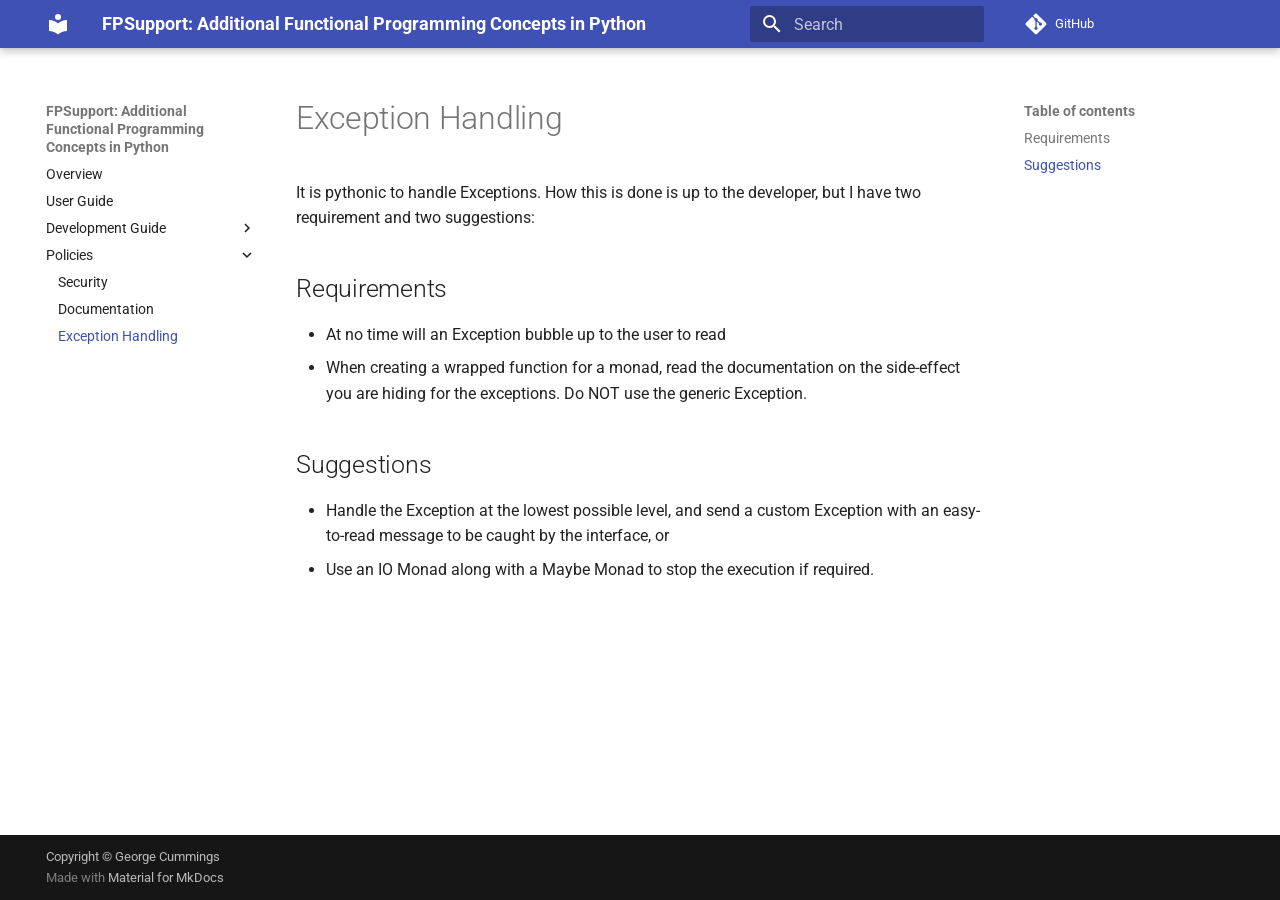
<file: content/exception_handling/index.html>
<!doctype html>
<html lang="en" class="no-js">
  <head>
    
      <meta charset="utf-8">
      <meta name="viewport" content="width=device-width,initial-scale=1">
      
      
      
        <link rel="canonical" href="https://pages.github.com/PentheusLennuye/fpsupport/content/exception_handling/">
      
      
        <link rel="prev" href="../documentation_policy/">
      
      
      
        
      
      
      <link rel="icon" href="../../assets/images/favicon.png">
      <meta name="generator" content="mkdocs-1.6.1, mkdocs-material-9.7.0">
    
    
      
        <title>Exception Handling - FPSupport: Additional Functional Programming Concepts in Python</title>
      
    
    
      <link rel="stylesheet" href="../../assets/stylesheets/main.618322db.min.css">
      
      
  
  
    
      
      
    
  
    
      
      
    
  
    
      
      
    
  
    
      
      
    
  
    
      
      
    
  
    
      
      
    
  
    
      
      
    
  
    
      
      
    
  
    
      
      
    
  
    
      
      
    
  
    
      
      
    
  
    
      
      
    
  
  
  <style>:root{--md-admonition-icon--note:url('data:image/svg+xml;charset=utf-8,%3Csvg%20xmlns%3D%22http%3A//www.w3.org/2000/svg%22%20viewBox%3D%220%200%20448%20512%22%3E%3C%21--%21%20Font%20Awesome%20Free%207.1.0%20by%20%40fontawesome%20-%20https%3A//fontawesome.com%20License%20-%20https%3A//fontawesome.com/license/free%20%28Icons%3A%20CC%20BY%204.0%2C%20Fonts%3A%20SIL%20OFL%201.1%2C%20Code%3A%20MIT%20License%29%20Copyright%202025%20Fonticons%2C%20Inc.--%3E%3Cpath%20d%3D%22M64%20480c-35.3%200-64-28.7-64-64V96c0-35.3%2028.7-64%2064-64h320c35.3%200%2064%2028.7%2064%2064v213.5c0%2017-6.7%2033.3-18.7%2045.3L322.7%20461.3c-12%2012-28.3%2018.7-45.3%2018.7zm325.5-176H296c-13.3%200-24%2010.7-24%2024v93.5z%22/%3E%3C/svg%3E');--md-admonition-icon--abstract:url('data:image/svg+xml;charset=utf-8,%3Csvg%20xmlns%3D%22http%3A//www.w3.org/2000/svg%22%20viewBox%3D%220%200%20448%20512%22%3E%3C%21--%21%20Font%20Awesome%20Free%207.1.0%20by%20%40fontawesome%20-%20https%3A//fontawesome.com%20License%20-%20https%3A//fontawesome.com/license/free%20%28Icons%3A%20CC%20BY%204.0%2C%20Fonts%3A%20SIL%20OFL%201.1%2C%20Code%3A%20MIT%20License%29%20Copyright%202025%20Fonticons%2C%20Inc.--%3E%3Cpath%20d%3D%22M384%20512H96c-53%200-96-43-96-96V96C0%2043%2043%200%2096%200h304c26.5%200%2048%2021.5%2048%2048v288c0%2020.9-13.4%2038.7-32%2045.3V448c17.7%200%2032%2014.3%2032%2032s-14.3%2032-32%2032zM96%20384c-17.7%200-32%2014.3-32%2032s14.3%2032%2032%2032h256v-64zm32-232c0%2013.3%2010.7%2024%2024%2024h176c13.3%200%2024-10.7%2024-24s-10.7-24-24-24H152c-13.3%200-24%2010.7-24%2024m24%2072c-13.3%200-24%2010.7-24%2024s10.7%2024%2024%2024h176c13.3%200%2024-10.7%2024-24s-10.7-24-24-24z%22/%3E%3C/svg%3E');--md-admonition-icon--info:url('data:image/svg+xml;charset=utf-8,%3Csvg%20xmlns%3D%22http%3A//www.w3.org/2000/svg%22%20viewBox%3D%220%200%20512%20512%22%3E%3C%21--%21%20Font%20Awesome%20Free%207.1.0%20by%20%40fontawesome%20-%20https%3A//fontawesome.com%20License%20-%20https%3A//fontawesome.com/license/free%20%28Icons%3A%20CC%20BY%204.0%2C%20Fonts%3A%20SIL%20OFL%201.1%2C%20Code%3A%20MIT%20License%29%20Copyright%202025%20Fonticons%2C%20Inc.--%3E%3Cpath%20d%3D%22M256%20512a256%20256%200%201%200%200-512%20256%20256%200%201%200%200%20512m-32-352a32%2032%200%201%201%2064%200%2032%2032%200%201%201-64%200m-8%2064h48c13.3%200%2024%2010.7%2024%2024v88h8c13.3%200%2024%2010.7%2024%2024s-10.7%2024-24%2024h-80c-13.3%200-24-10.7-24-24s10.7-24%2024-24h24v-64h-24c-13.3%200-24-10.7-24-24s10.7-24%2024-24%22/%3E%3C/svg%3E');--md-admonition-icon--tip:url('data:image/svg+xml;charset=utf-8,%3Csvg%20xmlns%3D%22http%3A//www.w3.org/2000/svg%22%20viewBox%3D%220%200%20512%20512%22%3E%3C%21--%21%20Font%20Awesome%20Free%207.1.0%20by%20%40fontawesome%20-%20https%3A//fontawesome.com%20License%20-%20https%3A//fontawesome.com/license/free%20%28Icons%3A%20CC%20BY%204.0%2C%20Fonts%3A%20SIL%20OFL%201.1%2C%20Code%3A%20MIT%20License%29%20Copyright%202025%20Fonticons%2C%20Inc.--%3E%3Cpath%20d%3D%22M461.2%2018.9C472.7%2024%20480%2035.4%20480%2048v416c0%2012.6-7.3%2024-18.8%2029.1s-24.8%203.2-34.3-5.1l-46.6-40.7c-43.6-38.1-98.7-60.3-156.4-63V480c0%2017.7-14.3%2032-32%2032h-32c-17.7%200-32-14.3-32-32v-96C57.3%20384%200%20326.7%200%20256s57.3-128%20128-128h84.5c61.8-.2%20121.4-22.7%20167.9-63.3L427%2024c9.4-8.3%2022.9-10.2%2034.3-5.1zM224%20320v.2c70.3%202.7%20137.8%2028.5%20192%2073.4V118.3c-54.2%2044.9-121.7%2070.7-192%2073.4z%22/%3E%3C/svg%3E');--md-admonition-icon--success:url('data:image/svg+xml;charset=utf-8,%3Csvg%20xmlns%3D%22http%3A//www.w3.org/2000/svg%22%20viewBox%3D%220%200%20448%20512%22%3E%3C%21--%21%20Font%20Awesome%20Free%207.1.0%20by%20%40fontawesome%20-%20https%3A//fontawesome.com%20License%20-%20https%3A//fontawesome.com/license/free%20%28Icons%3A%20CC%20BY%204.0%2C%20Fonts%3A%20SIL%20OFL%201.1%2C%20Code%3A%20MIT%20License%29%20Copyright%202025%20Fonticons%2C%20Inc.--%3E%3Cpath%20d%3D%22M434.8%2070.1c14.3%2010.4%2017.5%2030.4%207.1%2044.7l-256%20352c-5.5%207.6-14%2012.3-23.4%2013.1s-18.5-2.7-25.1-9.3l-128-128c-12.5-12.5-12.5-32.8%200-45.3s32.8-12.5%2045.3%200l101.5%20101.5%20234-321.7c10.4-14.3%2030.4-17.5%2044.7-7.1z%22/%3E%3C/svg%3E');--md-admonition-icon--question:url('data:image/svg+xml;charset=utf-8,%3Csvg%20xmlns%3D%22http%3A//www.w3.org/2000/svg%22%20viewBox%3D%220%200%20512%20512%22%3E%3C%21--%21%20Font%20Awesome%20Free%207.1.0%20by%20%40fontawesome%20-%20https%3A//fontawesome.com%20License%20-%20https%3A//fontawesome.com/license/free%20%28Icons%3A%20CC%20BY%204.0%2C%20Fonts%3A%20SIL%20OFL%201.1%2C%20Code%3A%20MIT%20License%29%20Copyright%202025%20Fonticons%2C%20Inc.--%3E%3Cpath%20d%3D%22M256%20512a256%20256%200%201%200%200-512%20256%20256%200%201%200%200%20512m0-336c-17.7%200-32%2014.3-32%2032%200%2013.3-10.7%2024-24%2024s-24-10.7-24-24c0-44.2%2035.8-80%2080-80s80%2035.8%2080%2080c0%2047.2-36%2067.2-56%2074.5v3.8c0%2013.3-10.7%2024-24%2024s-24-10.7-24-24v-8.1c0-20.5%2014.8-35.2%2030.1-40.2%206.4-2.1%2013.2-5.5%2018.2-10.3%204.3-4.2%207.7-10%207.7-19.6%200-17.7-14.3-32-32-32zm-32%20192a32%2032%200%201%201%2064%200%2032%2032%200%201%201-64%200%22/%3E%3C/svg%3E');--md-admonition-icon--warning:url('data:image/svg+xml;charset=utf-8,%3Csvg%20xmlns%3D%22http%3A//www.w3.org/2000/svg%22%20viewBox%3D%220%200%20512%20512%22%3E%3C%21--%21%20Font%20Awesome%20Free%207.1.0%20by%20%40fontawesome%20-%20https%3A//fontawesome.com%20License%20-%20https%3A//fontawesome.com/license/free%20%28Icons%3A%20CC%20BY%204.0%2C%20Fonts%3A%20SIL%20OFL%201.1%2C%20Code%3A%20MIT%20License%29%20Copyright%202025%20Fonticons%2C%20Inc.--%3E%3Cpath%20d%3D%22M256%200c14.7%200%2028.2%208.1%2035.2%2021l216%20400c6.7%2012.4%206.4%2027.4-.8%2039.5S486.1%20480%20472%20480H40c-14.1%200-27.2-7.4-34.4-19.5s-7.5-27.1-.8-39.5l216-400c7-12.9%2020.5-21%2035.2-21m0%20352a32%2032%200%201%200%200%2064%2032%2032%200%201%200%200-64m0-192c-18.2%200-32.7%2015.5-31.4%2033.7l7.4%20104c.9%2012.5%2011.4%2022.3%2023.9%2022.3%2012.6%200%2023-9.7%2023.9-22.3l7.4-104c1.3-18.2-13.1-33.7-31.4-33.7z%22/%3E%3C/svg%3E');--md-admonition-icon--failure:url('data:image/svg+xml;charset=utf-8,%3Csvg%20xmlns%3D%22http%3A//www.w3.org/2000/svg%22%20viewBox%3D%220%200%20576%20512%22%3E%3C%21--%21%20Font%20Awesome%20Free%207.1.0%20by%20%40fontawesome%20-%20https%3A//fontawesome.com%20License%20-%20https%3A//fontawesome.com/license/free%20%28Icons%3A%20CC%20BY%204.0%2C%20Fonts%3A%20SIL%20OFL%201.1%2C%20Code%3A%20MIT%20License%29%20Copyright%202025%20Fonticons%2C%20Inc.--%3E%3Cpath%20d%3D%22M480-16c6.9%200%2013%204.4%2015.2%2010.9l13.5%2040.4%2040.4%2013.5C555.6%2051%20560%2057.1%20560%2064s-4.4%2013-10.9%2015.2l-40.4%2013.5-13.5%2040.4c-2.2%206.5-8.3%2010.9-15.2%2010.9s-13-4.4-15.2-10.9l-13.5-40.4-40.4-13.5C404.4%2077%20400%2070.9%20400%2064s4.4-13%2010.9-15.2l40.4-13.5%2013.5-40.4C467-11.6%20473.1-16%20480-16M321.4%2097.4c12.5-12.5%2032.8-12.5%2045.3%200l80%2080c12.5%2012.5%2012.5%2032.8%200%2045.3l-10.9%2010.9c7.9%2022%2012.2%2045.7%2012.2%2070.5%200%20114.9-93.1%20208-208%20208S32%20418.9%2032%20304%20125.1%2096%20240%2096c24.7%200%2048.5%204.3%2070.5%2012.3zM144%20304c0-53%2043-96%2096-96%2013.3%200%2024-10.7%2024-24s-10.7-24-24-24c-79.5%200-144%2064.5-144%20144%200%2013.3%2010.7%2024%2024%2024s24-10.7%2024-24%22/%3E%3C/svg%3E');--md-admonition-icon--danger:url('data:image/svg+xml;charset=utf-8,%3Csvg%20xmlns%3D%22http%3A//www.w3.org/2000/svg%22%20viewBox%3D%220%200%20512%20512%22%3E%3C%21--%21%20Font%20Awesome%20Free%207.1.0%20by%20%40fontawesome%20-%20https%3A//fontawesome.com%20License%20-%20https%3A//fontawesome.com/license/free%20%28Icons%3A%20CC%20BY%204.0%2C%20Fonts%3A%20SIL%20OFL%201.1%2C%20Code%3A%20MIT%20License%29%20Copyright%202025%20Fonticons%2C%20Inc.--%3E%3Cpath%20d%3D%22M416%20427.4c58.5-44%2096-111.6%2096-187.4C512%20107.5%20397.4%200%20256%200S0%20107.5%200%20240c0%2075.8%2037.5%20143.4%2096%20187.4V464c0%2026.5%2021.5%2048%2048%2048h32v-40c0-13.3%2010.7-24%2024-24s24%2010.7%2024%2024v40h64v-40c0-13.3%2010.7-24%2024-24s24%2010.7%2024%2024v40h32c26.5%200%2048-21.5%2048-48zM96%20256a64%2064%200%201%201%20128%200%2064%2064%200%201%201-128%200m256-64a64%2064%200%201%201%200%20128%2064%2064%200%201%201%200-128%22/%3E%3C/svg%3E');--md-admonition-icon--bug:url('data:image/svg+xml;charset=utf-8,%3Csvg%20xmlns%3D%22http%3A//www.w3.org/2000/svg%22%20viewBox%3D%220%200%20640%20512%22%3E%3C%21--%21%20Font%20Awesome%20Free%207.1.0%20by%20%40fontawesome%20-%20https%3A//fontawesome.com%20License%20-%20https%3A//fontawesome.com/license/free%20%28Icons%3A%20CC%20BY%204.0%2C%20Fonts%3A%20SIL%20OFL%201.1%2C%20Code%3A%20MIT%20License%29%20Copyright%202025%20Fonticons%2C%20Inc.--%3E%3Cpath%20d%3D%22M352%200c0-17.7-14.3-32-32-32s-32%2014.3-32%2032v64h-96c-53%200-96%2043-96%2096v224c0%2053%2043%2096%2096%2096h256c53%200%2096-43%2096-96V160c0-53-43-96-96-96h-96zM160%20368c0-13.3%2010.7-24%2024-24h32c13.3%200%2024%2010.7%2024%2024s-10.7%2024-24%2024h-32c-13.3%200-24-10.7-24-24m120%200c0-13.3%2010.7-24%2024-24h32c13.3%200%2024%2010.7%2024%2024s-10.7%2024-24%2024h-32c-13.3%200-24-10.7-24-24m120%200c0-13.3%2010.7-24%2024-24h32c13.3%200%2024%2010.7%2024%2024s-10.7%2024-24%2024h-32c-13.3%200-24-10.7-24-24M224%20176a48%2048%200%201%201%200%2096%2048%2048%200%201%201%200-96m144%2048a48%2048%200%201%201%2096%200%2048%2048%200%201%201-96%200m-304%200c0-17.7-14.3-32-32-32S0%20206.3%200%20224v96c0%2017.7%2014.3%2032%2032%2032s32-14.3%2032-32zm544-32c-17.7%200-32%2014.3-32%2032v96c0%2017.7%2014.3%2032%2032%2032s32-14.3%2032-32v-96c0-17.7-14.3-32-32-32%22/%3E%3C/svg%3E');--md-admonition-icon--example:url('data:image/svg+xml;charset=utf-8,%3Csvg%20xmlns%3D%22http%3A//www.w3.org/2000/svg%22%20viewBox%3D%220%200%20448%20512%22%3E%3C%21--%21%20Font%20Awesome%20Free%207.1.0%20by%20%40fontawesome%20-%20https%3A//fontawesome.com%20License%20-%20https%3A//fontawesome.com/license/free%20%28Icons%3A%20CC%20BY%204.0%2C%20Fonts%3A%20SIL%20OFL%201.1%2C%20Code%3A%20MIT%20License%29%20Copyright%202025%20Fonticons%2C%20Inc.--%3E%3Cpath%20d%3D%22M288%200H128c-17.7%200-32%2014.3-32%2032s14.3%2032%2032%2032v151.5L7.5%20426.3C2.6%20435%200%20444.7%200%20454.7%200%20486.4%2025.6%20512%2057.3%20512h333.4c31.6%200%2057.3-25.6%2057.3-57.3%200-10-2.6-19.8-7.5-28.4L320%20215.5V64c17.7%200%2032-14.3%2032-32S337.7%200%20320%200zm-96%20215.5V64h64v151.5c0%2011.1%202.9%2022.1%208.4%2031.8L306%20320H142l41.6-72.7c5.5-9.7%208.4-20.6%208.4-31.8%22/%3E%3C/svg%3E');--md-admonition-icon--quote:url('data:image/svg+xml;charset=utf-8,%3Csvg%20xmlns%3D%22http%3A//www.w3.org/2000/svg%22%20viewBox%3D%220%200%20448%20512%22%3E%3C%21--%21%20Font%20Awesome%20Free%207.1.0%20by%20%40fontawesome%20-%20https%3A//fontawesome.com%20License%20-%20https%3A//fontawesome.com/license/free%20%28Icons%3A%20CC%20BY%204.0%2C%20Fonts%3A%20SIL%20OFL%201.1%2C%20Code%3A%20MIT%20License%29%20Copyright%202025%20Fonticons%2C%20Inc.--%3E%3Cpath%20d%3D%22M0%20216C0%20149.7%2053.7%2096%20120%2096h8c17.7%200%2032%2014.3%2032%2032s-14.3%2032-32%2032h-8c-30.9%200-56%2025.1-56%2056v8h64c35.3%200%2064%2028.7%2064%2064v64c0%2035.3-28.7%2064-64%2064H64c-35.3%200-64-28.7-64-64zm256%200c0-66.3%2053.7-120%20120-120h8c17.7%200%2032%2014.3%2032%2032s-14.3%2032-32%2032h-8c-30.9%200-56%2025.1-56%2056v8h64c35.3%200%2064%2028.7%2064%2064v64c0%2035.3-28.7%2064-64%2064h-64c-35.3%200-64-28.7-64-64z%22/%3E%3C/svg%3E');}</style>



    
    
      
    
    
      
        
        
        <link rel="preconnect" href="https://fonts.gstatic.com" crossorigin>
        <link rel="stylesheet" href="https://fonts.googleapis.com/css?family=Roboto:300,300i,400,400i,700,700i%7CRoboto+Mono:400,400i,700,700i&display=fallback">
        <style>:root{--md-text-font:"Roboto";--md-code-font:"Roboto Mono"}</style>
      
    
    
      <link rel="stylesheet" href="../../assets/_mkdocstrings.css">
    
      <link rel="stylesheet" href="../../css/extra.css">
    
    <script>__md_scope=new URL("../..",location),__md_hash=e=>[...e].reduce(((e,_)=>(e<<5)-e+_.charCodeAt(0)),0),__md_get=(e,_=localStorage,t=__md_scope)=>JSON.parse(_.getItem(t.pathname+"."+e)),__md_set=(e,_,t=localStorage,a=__md_scope)=>{try{t.setItem(a.pathname+"."+e,JSON.stringify(_))}catch(e){}}</script>
    
      

    
    
  </head>
  
  
    <body dir="ltr">
  
    
    <input class="md-toggle" data-md-toggle="drawer" type="checkbox" id="__drawer" autocomplete="off">
    <input class="md-toggle" data-md-toggle="search" type="checkbox" id="__search" autocomplete="off">
    <label class="md-overlay" for="__drawer"></label>
    <div data-md-component="skip">
      
        
        <a href="#exception-handling" class="md-skip">
          Skip to content
        </a>
      
    </div>
    <div data-md-component="announce">
      
    </div>
    
    
      

  

<header class="md-header md-header--shadow" data-md-component="header">
  <nav class="md-header__inner md-grid" aria-label="Header">
    <a href="../.." title="FPSupport: Additional Functional Programming Concepts in Python" class="md-header__button md-logo" aria-label="FPSupport: Additional Functional Programming Concepts in Python" data-md-component="logo">
      
  
  <svg xmlns="http://www.w3.org/2000/svg" viewBox="0 0 24 24"><path d="M12 8a3 3 0 0 0 3-3 3 3 0 0 0-3-3 3 3 0 0 0-3 3 3 3 0 0 0 3 3m0 3.54C9.64 9.35 6.5 8 3 8v11c3.5 0 6.64 1.35 9 3.54 2.36-2.19 5.5-3.54 9-3.54V8c-3.5 0-6.64 1.35-9 3.54"/></svg>

    </a>
    <label class="md-header__button md-icon" for="__drawer">
      
      <svg xmlns="http://www.w3.org/2000/svg" viewBox="0 0 24 24"><path d="M3 6h18v2H3zm0 5h18v2H3zm0 5h18v2H3z"/></svg>
    </label>
    <div class="md-header__title" data-md-component="header-title">
      <div class="md-header__ellipsis">
        <div class="md-header__topic">
          <span class="md-ellipsis">
            FPSupport: Additional Functional Programming Concepts in Python
          </span>
        </div>
        <div class="md-header__topic" data-md-component="header-topic">
          <span class="md-ellipsis">
            
              Exception Handling
            
          </span>
        </div>
      </div>
    </div>
    
    
      <script>var palette=__md_get("__palette");if(palette&&palette.color){if("(prefers-color-scheme)"===palette.color.media){var media=matchMedia("(prefers-color-scheme: light)"),input=document.querySelector(media.matches?"[data-md-color-media='(prefers-color-scheme: light)']":"[data-md-color-media='(prefers-color-scheme: dark)']");palette.color.media=input.getAttribute("data-md-color-media"),palette.color.scheme=input.getAttribute("data-md-color-scheme"),palette.color.primary=input.getAttribute("data-md-color-primary"),palette.color.accent=input.getAttribute("data-md-color-accent")}for(var[key,value]of Object.entries(palette.color))document.body.setAttribute("data-md-color-"+key,value)}</script>
    
    
    
      
      
        <label class="md-header__button md-icon" for="__search">
          
          <svg xmlns="http://www.w3.org/2000/svg" viewBox="0 0 24 24"><path d="M9.5 3A6.5 6.5 0 0 1 16 9.5c0 1.61-.59 3.09-1.56 4.23l.27.27h.79l5 5-1.5 1.5-5-5v-.79l-.27-.27A6.52 6.52 0 0 1 9.5 16 6.5 6.5 0 0 1 3 9.5 6.5 6.5 0 0 1 9.5 3m0 2C7 5 5 7 5 9.5S7 14 9.5 14 14 12 14 9.5 12 5 9.5 5"/></svg>
        </label>
        <div class="md-search" data-md-component="search" role="dialog">
  <label class="md-search__overlay" for="__search"></label>
  <div class="md-search__inner" role="search">
    <form class="md-search__form" name="search">
      <input type="text" class="md-search__input" name="query" aria-label="Search" placeholder="Search" autocapitalize="off" autocorrect="off" autocomplete="off" spellcheck="false" data-md-component="search-query" required>
      <label class="md-search__icon md-icon" for="__search">
        
        <svg xmlns="http://www.w3.org/2000/svg" viewBox="0 0 24 24"><path d="M9.5 3A6.5 6.5 0 0 1 16 9.5c0 1.61-.59 3.09-1.56 4.23l.27.27h.79l5 5-1.5 1.5-5-5v-.79l-.27-.27A6.52 6.52 0 0 1 9.5 16 6.5 6.5 0 0 1 3 9.5 6.5 6.5 0 0 1 9.5 3m0 2C7 5 5 7 5 9.5S7 14 9.5 14 14 12 14 9.5 12 5 9.5 5"/></svg>
        
        <svg xmlns="http://www.w3.org/2000/svg" viewBox="0 0 24 24"><path d="M20 11v2H8l5.5 5.5-1.42 1.42L4.16 12l7.92-7.92L13.5 5.5 8 11z"/></svg>
      </label>
      <nav class="md-search__options" aria-label="Search">
        
        <button type="reset" class="md-search__icon md-icon" title="Clear" aria-label="Clear" tabindex="-1">
          
          <svg xmlns="http://www.w3.org/2000/svg" viewBox="0 0 24 24"><path d="M19 6.41 17.59 5 12 10.59 6.41 5 5 6.41 10.59 12 5 17.59 6.41 19 12 13.41 17.59 19 19 17.59 13.41 12z"/></svg>
        </button>
      </nav>
      
    </form>
    <div class="md-search__output">
      <div class="md-search__scrollwrap" tabindex="0" data-md-scrollfix>
        <div class="md-search-result" data-md-component="search-result">
          <div class="md-search-result__meta">
            Initializing search
          </div>
          <ol class="md-search-result__list" role="presentation"></ol>
        </div>
      </div>
    </div>
  </div>
</div>
      
    
    
      <div class="md-header__source">
        <a href="https://github.com/PentheusLennuye/fpsupport.git" title="Go to repository" class="md-source" data-md-component="source">
  <div class="md-source__icon md-icon">
    
    <svg xmlns="http://www.w3.org/2000/svg" viewBox="0 0 448 512"><!--! Font Awesome Free 7.1.0 by @fontawesome - https://fontawesome.com License - https://fontawesome.com/license/free (Icons: CC BY 4.0, Fonts: SIL OFL 1.1, Code: MIT License) Copyright 2025 Fonticons, Inc.--><path d="M439.6 236.1 244 40.5c-5.4-5.5-12.8-8.5-20.4-8.5s-15 3-20.4 8.4L162.5 81l51.5 51.5c27.1-9.1 52.7 16.8 43.4 43.7l49.7 49.7c34.2-11.8 61.2 31 35.5 56.7-26.5 26.5-70.2-2.9-56-37.3L240.3 199v121.9c25.3 12.5 22.3 41.8 9.1 55-6.4 6.4-15.2 10.1-24.3 10.1s-17.8-3.6-24.3-10.1c-17.6-17.6-11.1-46.9 11.2-56v-123c-20.8-8.5-24.6-30.7-18.6-45L142.6 101 8.5 235.1C3 240.6 0 247.9 0 255.5s3 15 8.5 20.4l195.6 195.7c5.4 5.4 12.7 8.4 20.4 8.4s15-3 20.4-8.4l194.7-194.7c5.4-5.4 8.4-12.8 8.4-20.4s-3-15-8.4-20.4"/></svg>
  </div>
  <div class="md-source__repository">
    GitHub
  </div>
</a>
      </div>
    
  </nav>
  
</header>
    
    <div class="md-container" data-md-component="container">
      
      
        
          
        
      
      <main class="md-main" data-md-component="main">
        <div class="md-main__inner md-grid">
          
            
              
              <div class="md-sidebar md-sidebar--primary" data-md-component="sidebar" data-md-type="navigation" >
                <div class="md-sidebar__scrollwrap">
                  <div class="md-sidebar__inner">
                    



<nav class="md-nav md-nav--primary" aria-label="Navigation" data-md-level="0">
  <label class="md-nav__title" for="__drawer">
    <a href="../.." title="FPSupport: Additional Functional Programming Concepts in Python" class="md-nav__button md-logo" aria-label="FPSupport: Additional Functional Programming Concepts in Python" data-md-component="logo">
      
  
  <svg xmlns="http://www.w3.org/2000/svg" viewBox="0 0 24 24"><path d="M12 8a3 3 0 0 0 3-3 3 3 0 0 0-3-3 3 3 0 0 0-3 3 3 3 0 0 0 3 3m0 3.54C9.64 9.35 6.5 8 3 8v11c3.5 0 6.64 1.35 9 3.54 2.36-2.19 5.5-3.54 9-3.54V8c-3.5 0-6.64 1.35-9 3.54"/></svg>

    </a>
    FPSupport: Additional Functional Programming Concepts in Python
  </label>
  
    <div class="md-nav__source">
      <a href="https://github.com/PentheusLennuye/fpsupport.git" title="Go to repository" class="md-source" data-md-component="source">
  <div class="md-source__icon md-icon">
    
    <svg xmlns="http://www.w3.org/2000/svg" viewBox="0 0 448 512"><!--! Font Awesome Free 7.1.0 by @fontawesome - https://fontawesome.com License - https://fontawesome.com/license/free (Icons: CC BY 4.0, Fonts: SIL OFL 1.1, Code: MIT License) Copyright 2025 Fonticons, Inc.--><path d="M439.6 236.1 244 40.5c-5.4-5.5-12.8-8.5-20.4-8.5s-15 3-20.4 8.4L162.5 81l51.5 51.5c27.1-9.1 52.7 16.8 43.4 43.7l49.7 49.7c34.2-11.8 61.2 31 35.5 56.7-26.5 26.5-70.2-2.9-56-37.3L240.3 199v121.9c25.3 12.5 22.3 41.8 9.1 55-6.4 6.4-15.2 10.1-24.3 10.1s-17.8-3.6-24.3-10.1c-17.6-17.6-11.1-46.9 11.2-56v-123c-20.8-8.5-24.6-30.7-18.6-45L142.6 101 8.5 235.1C3 240.6 0 247.9 0 255.5s3 15 8.5 20.4l195.6 195.7c5.4 5.4 12.7 8.4 20.4 8.4s15-3 20.4-8.4l194.7-194.7c5.4-5.4 8.4-12.8 8.4-20.4s-3-15-8.4-20.4"/></svg>
  </div>
  <div class="md-source__repository">
    GitHub
  </div>
</a>
    </div>
  
  <ul class="md-nav__list" data-md-scrollfix>
    
      
      
  
  
  
  
    <li class="md-nav__item">
      <a href="../.." class="md-nav__link">
        
  
  
  <span class="md-ellipsis">
    
  
    Overview
  

    
  </span>
  
  

      </a>
    </li>
  

    
      
      
  
  
  
  
    <li class="md-nav__item">
      <a href="../user/" class="md-nav__link">
        
  
  
  <span class="md-ellipsis">
    
  
    User Guide
  

    
  </span>
  
  

      </a>
    </li>
  

    
      
      
  
  
  
  
    
    
    
    
    
    <li class="md-nav__item md-nav__item--nested">
      
        
        
        <input class="md-nav__toggle md-toggle " type="checkbox" id="__nav_3" >
        
          
          <label class="md-nav__link" for="__nav_3" id="__nav_3_label" tabindex="0">
            
  
  
  <span class="md-ellipsis">
    
  
    Development Guide
  

    
  </span>
  
  

            <span class="md-nav__icon md-icon"></span>
          </label>
        
        <nav class="md-nav" data-md-level="1" aria-labelledby="__nav_3_label" aria-expanded="false">
          <label class="md-nav__title" for="__nav_3">
            <span class="md-nav__icon md-icon"></span>
            
  
    Development Guide
  

          </label>
          <ul class="md-nav__list" data-md-scrollfix>
            
              
                
  
  
  
  
    <li class="md-nav__item">
      <a href="../CHANGELOG/" class="md-nav__link">
        
  
  
  <span class="md-ellipsis">
    
  
    Change Log
  

    
  </span>
  
  

      </a>
    </li>
  

              
            
              
                
  
  
  
  
    <li class="md-nav__item">
      <a href="../development/" class="md-nav__link">
        
  
  
  <span class="md-ellipsis">
    
  
    Contributing
  

    
  </span>
  
  

      </a>
    </li>
  

              
            
              
                
  
  
  
  
    <li class="md-nav__item">
      <a href="../release/" class="md-nav__link">
        
  
  
  <span class="md-ellipsis">
    
  
    Release Notes
  

    
  </span>
  
  

      </a>
    </li>
  

              
            
          </ul>
        </nav>
      
    </li>
  

    
      
      
  
  
    
  
  
  
    
    
    
    
    
    <li class="md-nav__item md-nav__item--active md-nav__item--nested">
      
        
        
        <input class="md-nav__toggle md-toggle " type="checkbox" id="__nav_4" checked>
        
          
          <label class="md-nav__link" for="__nav_4" id="__nav_4_label" tabindex="0">
            
  
  
  <span class="md-ellipsis">
    
  
    Policies
  

    
  </span>
  
  

            <span class="md-nav__icon md-icon"></span>
          </label>
        
        <nav class="md-nav" data-md-level="1" aria-labelledby="__nav_4_label" aria-expanded="true">
          <label class="md-nav__title" for="__nav_4">
            <span class="md-nav__icon md-icon"></span>
            
  
    Policies
  

          </label>
          <ul class="md-nav__list" data-md-scrollfix>
            
              
                
  
  
  
  
    <li class="md-nav__item">
      <a href="../security/" class="md-nav__link">
        
  
  
  <span class="md-ellipsis">
    
  
    Security
  

    
  </span>
  
  

      </a>
    </li>
  

              
            
              
                
  
  
  
  
    <li class="md-nav__item">
      <a href="../documentation_policy/" class="md-nav__link">
        
  
  
  <span class="md-ellipsis">
    
  
    Documentation
  

    
  </span>
  
  

      </a>
    </li>
  

              
            
              
                
  
  
    
  
  
  
    <li class="md-nav__item md-nav__item--active">
      
      <input class="md-nav__toggle md-toggle" type="checkbox" id="__toc">
      
      
        
      
      
        <label class="md-nav__link md-nav__link--active" for="__toc">
          
  
  
  <span class="md-ellipsis">
    
  
    Exception Handling
  

    
  </span>
  
  

          <span class="md-nav__icon md-icon"></span>
        </label>
      
      <a href="./" class="md-nav__link md-nav__link--active">
        
  
  
  <span class="md-ellipsis">
    
  
    Exception Handling
  

    
  </span>
  
  

      </a>
      
        

<nav class="md-nav md-nav--secondary" aria-label="Table of contents">
  
  
  
    
  
  
    <label class="md-nav__title" for="__toc">
      <span class="md-nav__icon md-icon"></span>
      Table of contents
    </label>
    <ul class="md-nav__list" data-md-component="toc" data-md-scrollfix>
      
        <li class="md-nav__item">
  <a href="#requirements" class="md-nav__link">
    <span class="md-ellipsis">
      
        Requirements
      
    </span>
  </a>
  
</li>
      
        <li class="md-nav__item">
  <a href="#suggestions" class="md-nav__link">
    <span class="md-ellipsis">
      
        Suggestions
      
    </span>
  </a>
  
</li>
      
    </ul>
  
</nav>
      
    </li>
  

              
            
          </ul>
        </nav>
      
    </li>
  

    
  </ul>
</nav>
                  </div>
                </div>
              </div>
            
            
              
              <div class="md-sidebar md-sidebar--secondary" data-md-component="sidebar" data-md-type="toc" >
                <div class="md-sidebar__scrollwrap">
                  <div class="md-sidebar__inner">
                    

<nav class="md-nav md-nav--secondary" aria-label="Table of contents">
  
  
  
    
  
  
    <label class="md-nav__title" for="__toc">
      <span class="md-nav__icon md-icon"></span>
      Table of contents
    </label>
    <ul class="md-nav__list" data-md-component="toc" data-md-scrollfix>
      
        <li class="md-nav__item">
  <a href="#requirements" class="md-nav__link">
    <span class="md-ellipsis">
      
        Requirements
      
    </span>
  </a>
  
</li>
      
        <li class="md-nav__item">
  <a href="#suggestions" class="md-nav__link">
    <span class="md-ellipsis">
      
        Suggestions
      
    </span>
  </a>
  
</li>
      
    </ul>
  
</nav>
                  </div>
                </div>
              </div>
            
          
          
            <div class="md-content" data-md-component="content">
              
              <article class="md-content__inner md-typeset">
                
                  


  
  


<h1 id="exception-handling">Exception Handling<a class="headerlink" href="#exception-handling" title="Permanent link">&para;</a></h1>
<p>It is pythonic to handle Exceptions. How this is done is up to the developer, but I have two
requirement and two suggestions:</p>
<h2 id="requirements">Requirements<a class="headerlink" href="#requirements" title="Permanent link">&para;</a></h2>
<ul>
<li>At no time will an Exception bubble up to the user to read</li>
<li>When creating a wrapped function for a monad, read the documentation on the side-effect you are
  hiding for the exceptions. Do NOT use the generic Exception.</li>
</ul>
<h2 id="suggestions">Suggestions<a class="headerlink" href="#suggestions" title="Permanent link">&para;</a></h2>
<ul>
<li>Handle the Exception at the lowest possible level, and send a custom Exception with an
  easy-to-read message to be caught by the interface, or</li>
<li>Use an IO Monad along with a Maybe Monad to stop the execution if required.</li>
</ul>












                
              </article>
            </div>
          
          
<script>var target=document.getElementById(location.hash.slice(1));target&&target.name&&(target.checked=target.name.startsWith("__tabbed_"))</script>
        </div>
        
      </main>
      
        <footer class="md-footer">
  
  <div class="md-footer-meta md-typeset">
    <div class="md-footer-meta__inner md-grid">
      <div class="md-copyright">
  
    <div class="md-copyright__highlight">
      Copyright &copy; George Cummings
    </div>
  
  
    Made with
    <a href="https://squidfunk.github.io/mkdocs-material/" target="_blank" rel="noopener">
      Material for MkDocs
    </a>
  
</div>
      
    </div>
  </div>
</footer>
      
    </div>
    <div class="md-dialog" data-md-component="dialog">
      <div class="md-dialog__inner md-typeset"></div>
    </div>
    
    
    
      
      
      <script id="__config" type="application/json">{"annotate": null, "base": "../..", "features": [], "search": "../../assets/javascripts/workers/search.7a47a382.min.js", "tags": null, "translations": {"clipboard.copied": "Copied to clipboard", "clipboard.copy": "Copy to clipboard", "search.result.more.one": "1 more on this page", "search.result.more.other": "# more on this page", "search.result.none": "No matching documents", "search.result.one": "1 matching document", "search.result.other": "# matching documents", "search.result.placeholder": "Type to start searching", "search.result.term.missing": "Missing", "select.version": "Select version"}, "version": null}</script>
    
    
      <script src="../../assets/javascripts/bundle.e71a0d61.min.js"></script>
      
    
  </body>
</html>
</file>
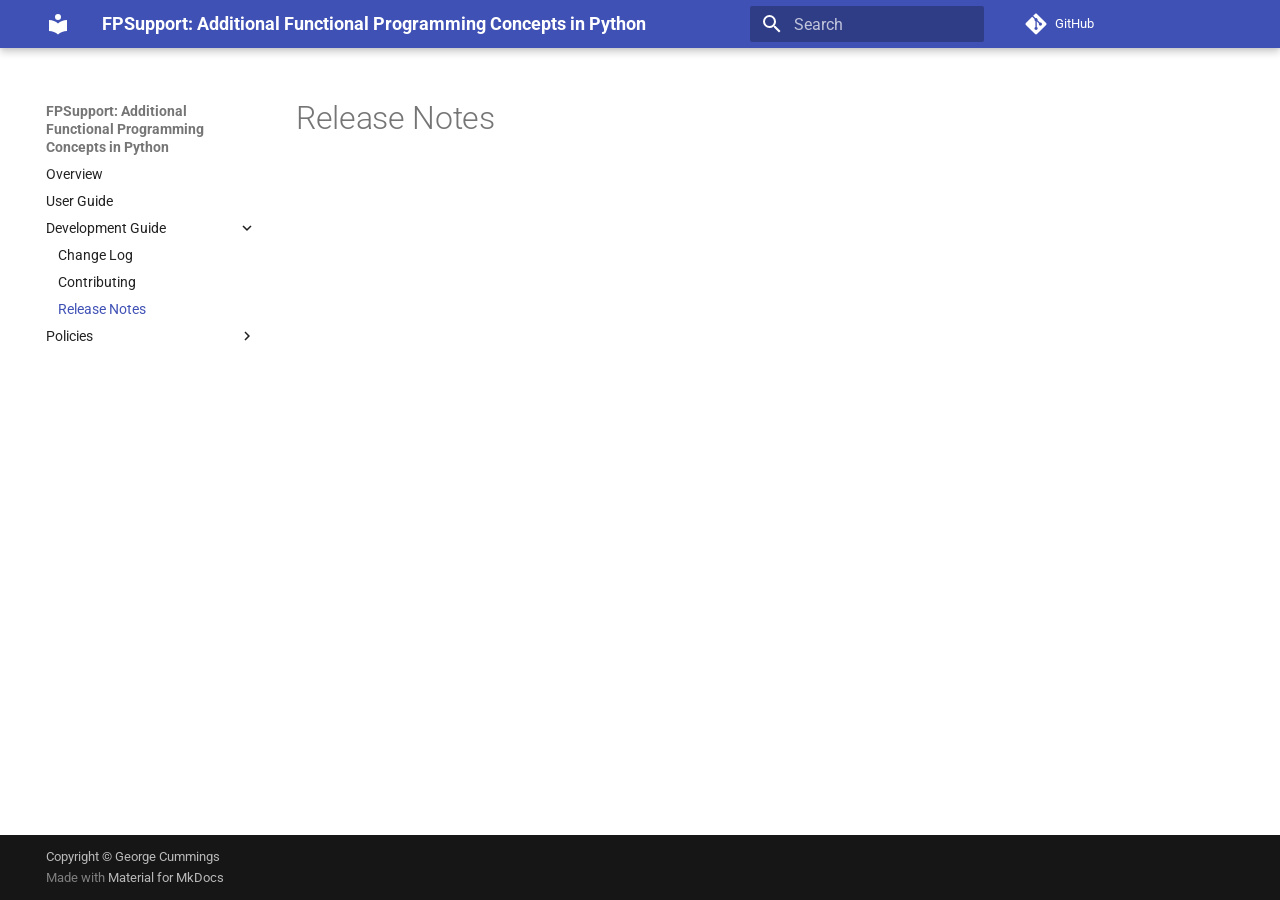
<file: content/release/index.html>
<!doctype html>
<html lang="en" class="no-js">
  <head>
    
      <meta charset="utf-8">
      <meta name="viewport" content="width=device-width,initial-scale=1">
      
      
      
        <link rel="canonical" href="https://pages.github.com/PentheusLennuye/fpsupport/content/release/">
      
      
        <link rel="prev" href="../development/">
      
      
        <link rel="next" href="../security/">
      
      
        
      
      
      <link rel="icon" href="../../assets/images/favicon.png">
      <meta name="generator" content="mkdocs-1.6.1, mkdocs-material-9.7.0">
    
    
      
        <title>Release Notes - FPSupport: Additional Functional Programming Concepts in Python</title>
      
    
    
      <link rel="stylesheet" href="../../assets/stylesheets/main.618322db.min.css">
      
      
  
  
    
      
      
    
  
    
      
      
    
  
    
      
      
    
  
    
      
      
    
  
    
      
      
    
  
    
      
      
    
  
    
      
      
    
  
    
      
      
    
  
    
      
      
    
  
    
      
      
    
  
    
      
      
    
  
    
      
      
    
  
  
  <style>:root{--md-admonition-icon--note:url('data:image/svg+xml;charset=utf-8,%3Csvg%20xmlns%3D%22http%3A//www.w3.org/2000/svg%22%20viewBox%3D%220%200%20448%20512%22%3E%3C%21--%21%20Font%20Awesome%20Free%207.1.0%20by%20%40fontawesome%20-%20https%3A//fontawesome.com%20License%20-%20https%3A//fontawesome.com/license/free%20%28Icons%3A%20CC%20BY%204.0%2C%20Fonts%3A%20SIL%20OFL%201.1%2C%20Code%3A%20MIT%20License%29%20Copyright%202025%20Fonticons%2C%20Inc.--%3E%3Cpath%20d%3D%22M64%20480c-35.3%200-64-28.7-64-64V96c0-35.3%2028.7-64%2064-64h320c35.3%200%2064%2028.7%2064%2064v213.5c0%2017-6.7%2033.3-18.7%2045.3L322.7%20461.3c-12%2012-28.3%2018.7-45.3%2018.7zm325.5-176H296c-13.3%200-24%2010.7-24%2024v93.5z%22/%3E%3C/svg%3E');--md-admonition-icon--abstract:url('data:image/svg+xml;charset=utf-8,%3Csvg%20xmlns%3D%22http%3A//www.w3.org/2000/svg%22%20viewBox%3D%220%200%20448%20512%22%3E%3C%21--%21%20Font%20Awesome%20Free%207.1.0%20by%20%40fontawesome%20-%20https%3A//fontawesome.com%20License%20-%20https%3A//fontawesome.com/license/free%20%28Icons%3A%20CC%20BY%204.0%2C%20Fonts%3A%20SIL%20OFL%201.1%2C%20Code%3A%20MIT%20License%29%20Copyright%202025%20Fonticons%2C%20Inc.--%3E%3Cpath%20d%3D%22M384%20512H96c-53%200-96-43-96-96V96C0%2043%2043%200%2096%200h304c26.5%200%2048%2021.5%2048%2048v288c0%2020.9-13.4%2038.7-32%2045.3V448c17.7%200%2032%2014.3%2032%2032s-14.3%2032-32%2032zM96%20384c-17.7%200-32%2014.3-32%2032s14.3%2032%2032%2032h256v-64zm32-232c0%2013.3%2010.7%2024%2024%2024h176c13.3%200%2024-10.7%2024-24s-10.7-24-24-24H152c-13.3%200-24%2010.7-24%2024m24%2072c-13.3%200-24%2010.7-24%2024s10.7%2024%2024%2024h176c13.3%200%2024-10.7%2024-24s-10.7-24-24-24z%22/%3E%3C/svg%3E');--md-admonition-icon--info:url('data:image/svg+xml;charset=utf-8,%3Csvg%20xmlns%3D%22http%3A//www.w3.org/2000/svg%22%20viewBox%3D%220%200%20512%20512%22%3E%3C%21--%21%20Font%20Awesome%20Free%207.1.0%20by%20%40fontawesome%20-%20https%3A//fontawesome.com%20License%20-%20https%3A//fontawesome.com/license/free%20%28Icons%3A%20CC%20BY%204.0%2C%20Fonts%3A%20SIL%20OFL%201.1%2C%20Code%3A%20MIT%20License%29%20Copyright%202025%20Fonticons%2C%20Inc.--%3E%3Cpath%20d%3D%22M256%20512a256%20256%200%201%200%200-512%20256%20256%200%201%200%200%20512m-32-352a32%2032%200%201%201%2064%200%2032%2032%200%201%201-64%200m-8%2064h48c13.3%200%2024%2010.7%2024%2024v88h8c13.3%200%2024%2010.7%2024%2024s-10.7%2024-24%2024h-80c-13.3%200-24-10.7-24-24s10.7-24%2024-24h24v-64h-24c-13.3%200-24-10.7-24-24s10.7-24%2024-24%22/%3E%3C/svg%3E');--md-admonition-icon--tip:url('data:image/svg+xml;charset=utf-8,%3Csvg%20xmlns%3D%22http%3A//www.w3.org/2000/svg%22%20viewBox%3D%220%200%20512%20512%22%3E%3C%21--%21%20Font%20Awesome%20Free%207.1.0%20by%20%40fontawesome%20-%20https%3A//fontawesome.com%20License%20-%20https%3A//fontawesome.com/license/free%20%28Icons%3A%20CC%20BY%204.0%2C%20Fonts%3A%20SIL%20OFL%201.1%2C%20Code%3A%20MIT%20License%29%20Copyright%202025%20Fonticons%2C%20Inc.--%3E%3Cpath%20d%3D%22M461.2%2018.9C472.7%2024%20480%2035.4%20480%2048v416c0%2012.6-7.3%2024-18.8%2029.1s-24.8%203.2-34.3-5.1l-46.6-40.7c-43.6-38.1-98.7-60.3-156.4-63V480c0%2017.7-14.3%2032-32%2032h-32c-17.7%200-32-14.3-32-32v-96C57.3%20384%200%20326.7%200%20256s57.3-128%20128-128h84.5c61.8-.2%20121.4-22.7%20167.9-63.3L427%2024c9.4-8.3%2022.9-10.2%2034.3-5.1zM224%20320v.2c70.3%202.7%20137.8%2028.5%20192%2073.4V118.3c-54.2%2044.9-121.7%2070.7-192%2073.4z%22/%3E%3C/svg%3E');--md-admonition-icon--success:url('data:image/svg+xml;charset=utf-8,%3Csvg%20xmlns%3D%22http%3A//www.w3.org/2000/svg%22%20viewBox%3D%220%200%20448%20512%22%3E%3C%21--%21%20Font%20Awesome%20Free%207.1.0%20by%20%40fontawesome%20-%20https%3A//fontawesome.com%20License%20-%20https%3A//fontawesome.com/license/free%20%28Icons%3A%20CC%20BY%204.0%2C%20Fonts%3A%20SIL%20OFL%201.1%2C%20Code%3A%20MIT%20License%29%20Copyright%202025%20Fonticons%2C%20Inc.--%3E%3Cpath%20d%3D%22M434.8%2070.1c14.3%2010.4%2017.5%2030.4%207.1%2044.7l-256%20352c-5.5%207.6-14%2012.3-23.4%2013.1s-18.5-2.7-25.1-9.3l-128-128c-12.5-12.5-12.5-32.8%200-45.3s32.8-12.5%2045.3%200l101.5%20101.5%20234-321.7c10.4-14.3%2030.4-17.5%2044.7-7.1z%22/%3E%3C/svg%3E');--md-admonition-icon--question:url('data:image/svg+xml;charset=utf-8,%3Csvg%20xmlns%3D%22http%3A//www.w3.org/2000/svg%22%20viewBox%3D%220%200%20512%20512%22%3E%3C%21--%21%20Font%20Awesome%20Free%207.1.0%20by%20%40fontawesome%20-%20https%3A//fontawesome.com%20License%20-%20https%3A//fontawesome.com/license/free%20%28Icons%3A%20CC%20BY%204.0%2C%20Fonts%3A%20SIL%20OFL%201.1%2C%20Code%3A%20MIT%20License%29%20Copyright%202025%20Fonticons%2C%20Inc.--%3E%3Cpath%20d%3D%22M256%20512a256%20256%200%201%200%200-512%20256%20256%200%201%200%200%20512m0-336c-17.7%200-32%2014.3-32%2032%200%2013.3-10.7%2024-24%2024s-24-10.7-24-24c0-44.2%2035.8-80%2080-80s80%2035.8%2080%2080c0%2047.2-36%2067.2-56%2074.5v3.8c0%2013.3-10.7%2024-24%2024s-24-10.7-24-24v-8.1c0-20.5%2014.8-35.2%2030.1-40.2%206.4-2.1%2013.2-5.5%2018.2-10.3%204.3-4.2%207.7-10%207.7-19.6%200-17.7-14.3-32-32-32zm-32%20192a32%2032%200%201%201%2064%200%2032%2032%200%201%201-64%200%22/%3E%3C/svg%3E');--md-admonition-icon--warning:url('data:image/svg+xml;charset=utf-8,%3Csvg%20xmlns%3D%22http%3A//www.w3.org/2000/svg%22%20viewBox%3D%220%200%20512%20512%22%3E%3C%21--%21%20Font%20Awesome%20Free%207.1.0%20by%20%40fontawesome%20-%20https%3A//fontawesome.com%20License%20-%20https%3A//fontawesome.com/license/free%20%28Icons%3A%20CC%20BY%204.0%2C%20Fonts%3A%20SIL%20OFL%201.1%2C%20Code%3A%20MIT%20License%29%20Copyright%202025%20Fonticons%2C%20Inc.--%3E%3Cpath%20d%3D%22M256%200c14.7%200%2028.2%208.1%2035.2%2021l216%20400c6.7%2012.4%206.4%2027.4-.8%2039.5S486.1%20480%20472%20480H40c-14.1%200-27.2-7.4-34.4-19.5s-7.5-27.1-.8-39.5l216-400c7-12.9%2020.5-21%2035.2-21m0%20352a32%2032%200%201%200%200%2064%2032%2032%200%201%200%200-64m0-192c-18.2%200-32.7%2015.5-31.4%2033.7l7.4%20104c.9%2012.5%2011.4%2022.3%2023.9%2022.3%2012.6%200%2023-9.7%2023.9-22.3l7.4-104c1.3-18.2-13.1-33.7-31.4-33.7z%22/%3E%3C/svg%3E');--md-admonition-icon--failure:url('data:image/svg+xml;charset=utf-8,%3Csvg%20xmlns%3D%22http%3A//www.w3.org/2000/svg%22%20viewBox%3D%220%200%20576%20512%22%3E%3C%21--%21%20Font%20Awesome%20Free%207.1.0%20by%20%40fontawesome%20-%20https%3A//fontawesome.com%20License%20-%20https%3A//fontawesome.com/license/free%20%28Icons%3A%20CC%20BY%204.0%2C%20Fonts%3A%20SIL%20OFL%201.1%2C%20Code%3A%20MIT%20License%29%20Copyright%202025%20Fonticons%2C%20Inc.--%3E%3Cpath%20d%3D%22M480-16c6.9%200%2013%204.4%2015.2%2010.9l13.5%2040.4%2040.4%2013.5C555.6%2051%20560%2057.1%20560%2064s-4.4%2013-10.9%2015.2l-40.4%2013.5-13.5%2040.4c-2.2%206.5-8.3%2010.9-15.2%2010.9s-13-4.4-15.2-10.9l-13.5-40.4-40.4-13.5C404.4%2077%20400%2070.9%20400%2064s4.4-13%2010.9-15.2l40.4-13.5%2013.5-40.4C467-11.6%20473.1-16%20480-16M321.4%2097.4c12.5-12.5%2032.8-12.5%2045.3%200l80%2080c12.5%2012.5%2012.5%2032.8%200%2045.3l-10.9%2010.9c7.9%2022%2012.2%2045.7%2012.2%2070.5%200%20114.9-93.1%20208-208%20208S32%20418.9%2032%20304%20125.1%2096%20240%2096c24.7%200%2048.5%204.3%2070.5%2012.3zM144%20304c0-53%2043-96%2096-96%2013.3%200%2024-10.7%2024-24s-10.7-24-24-24c-79.5%200-144%2064.5-144%20144%200%2013.3%2010.7%2024%2024%2024s24-10.7%2024-24%22/%3E%3C/svg%3E');--md-admonition-icon--danger:url('data:image/svg+xml;charset=utf-8,%3Csvg%20xmlns%3D%22http%3A//www.w3.org/2000/svg%22%20viewBox%3D%220%200%20512%20512%22%3E%3C%21--%21%20Font%20Awesome%20Free%207.1.0%20by%20%40fontawesome%20-%20https%3A//fontawesome.com%20License%20-%20https%3A//fontawesome.com/license/free%20%28Icons%3A%20CC%20BY%204.0%2C%20Fonts%3A%20SIL%20OFL%201.1%2C%20Code%3A%20MIT%20License%29%20Copyright%202025%20Fonticons%2C%20Inc.--%3E%3Cpath%20d%3D%22M416%20427.4c58.5-44%2096-111.6%2096-187.4C512%20107.5%20397.4%200%20256%200S0%20107.5%200%20240c0%2075.8%2037.5%20143.4%2096%20187.4V464c0%2026.5%2021.5%2048%2048%2048h32v-40c0-13.3%2010.7-24%2024-24s24%2010.7%2024%2024v40h64v-40c0-13.3%2010.7-24%2024-24s24%2010.7%2024%2024v40h32c26.5%200%2048-21.5%2048-48zM96%20256a64%2064%200%201%201%20128%200%2064%2064%200%201%201-128%200m256-64a64%2064%200%201%201%200%20128%2064%2064%200%201%201%200-128%22/%3E%3C/svg%3E');--md-admonition-icon--bug:url('data:image/svg+xml;charset=utf-8,%3Csvg%20xmlns%3D%22http%3A//www.w3.org/2000/svg%22%20viewBox%3D%220%200%20640%20512%22%3E%3C%21--%21%20Font%20Awesome%20Free%207.1.0%20by%20%40fontawesome%20-%20https%3A//fontawesome.com%20License%20-%20https%3A//fontawesome.com/license/free%20%28Icons%3A%20CC%20BY%204.0%2C%20Fonts%3A%20SIL%20OFL%201.1%2C%20Code%3A%20MIT%20License%29%20Copyright%202025%20Fonticons%2C%20Inc.--%3E%3Cpath%20d%3D%22M352%200c0-17.7-14.3-32-32-32s-32%2014.3-32%2032v64h-96c-53%200-96%2043-96%2096v224c0%2053%2043%2096%2096%2096h256c53%200%2096-43%2096-96V160c0-53-43-96-96-96h-96zM160%20368c0-13.3%2010.7-24%2024-24h32c13.3%200%2024%2010.7%2024%2024s-10.7%2024-24%2024h-32c-13.3%200-24-10.7-24-24m120%200c0-13.3%2010.7-24%2024-24h32c13.3%200%2024%2010.7%2024%2024s-10.7%2024-24%2024h-32c-13.3%200-24-10.7-24-24m120%200c0-13.3%2010.7-24%2024-24h32c13.3%200%2024%2010.7%2024%2024s-10.7%2024-24%2024h-32c-13.3%200-24-10.7-24-24M224%20176a48%2048%200%201%201%200%2096%2048%2048%200%201%201%200-96m144%2048a48%2048%200%201%201%2096%200%2048%2048%200%201%201-96%200m-304%200c0-17.7-14.3-32-32-32S0%20206.3%200%20224v96c0%2017.7%2014.3%2032%2032%2032s32-14.3%2032-32zm544-32c-17.7%200-32%2014.3-32%2032v96c0%2017.7%2014.3%2032%2032%2032s32-14.3%2032-32v-96c0-17.7-14.3-32-32-32%22/%3E%3C/svg%3E');--md-admonition-icon--example:url('data:image/svg+xml;charset=utf-8,%3Csvg%20xmlns%3D%22http%3A//www.w3.org/2000/svg%22%20viewBox%3D%220%200%20448%20512%22%3E%3C%21--%21%20Font%20Awesome%20Free%207.1.0%20by%20%40fontawesome%20-%20https%3A//fontawesome.com%20License%20-%20https%3A//fontawesome.com/license/free%20%28Icons%3A%20CC%20BY%204.0%2C%20Fonts%3A%20SIL%20OFL%201.1%2C%20Code%3A%20MIT%20License%29%20Copyright%202025%20Fonticons%2C%20Inc.--%3E%3Cpath%20d%3D%22M288%200H128c-17.7%200-32%2014.3-32%2032s14.3%2032%2032%2032v151.5L7.5%20426.3C2.6%20435%200%20444.7%200%20454.7%200%20486.4%2025.6%20512%2057.3%20512h333.4c31.6%200%2057.3-25.6%2057.3-57.3%200-10-2.6-19.8-7.5-28.4L320%20215.5V64c17.7%200%2032-14.3%2032-32S337.7%200%20320%200zm-96%20215.5V64h64v151.5c0%2011.1%202.9%2022.1%208.4%2031.8L306%20320H142l41.6-72.7c5.5-9.7%208.4-20.6%208.4-31.8%22/%3E%3C/svg%3E');--md-admonition-icon--quote:url('data:image/svg+xml;charset=utf-8,%3Csvg%20xmlns%3D%22http%3A//www.w3.org/2000/svg%22%20viewBox%3D%220%200%20448%20512%22%3E%3C%21--%21%20Font%20Awesome%20Free%207.1.0%20by%20%40fontawesome%20-%20https%3A//fontawesome.com%20License%20-%20https%3A//fontawesome.com/license/free%20%28Icons%3A%20CC%20BY%204.0%2C%20Fonts%3A%20SIL%20OFL%201.1%2C%20Code%3A%20MIT%20License%29%20Copyright%202025%20Fonticons%2C%20Inc.--%3E%3Cpath%20d%3D%22M0%20216C0%20149.7%2053.7%2096%20120%2096h8c17.7%200%2032%2014.3%2032%2032s-14.3%2032-32%2032h-8c-30.9%200-56%2025.1-56%2056v8h64c35.3%200%2064%2028.7%2064%2064v64c0%2035.3-28.7%2064-64%2064H64c-35.3%200-64-28.7-64-64zm256%200c0-66.3%2053.7-120%20120-120h8c17.7%200%2032%2014.3%2032%2032s-14.3%2032-32%2032h-8c-30.9%200-56%2025.1-56%2056v8h64c35.3%200%2064%2028.7%2064%2064v64c0%2035.3-28.7%2064-64%2064h-64c-35.3%200-64-28.7-64-64z%22/%3E%3C/svg%3E');}</style>



    
    
      
    
    
      
        
        
        <link rel="preconnect" href="https://fonts.gstatic.com" crossorigin>
        <link rel="stylesheet" href="https://fonts.googleapis.com/css?family=Roboto:300,300i,400,400i,700,700i%7CRoboto+Mono:400,400i,700,700i&display=fallback">
        <style>:root{--md-text-font:"Roboto";--md-code-font:"Roboto Mono"}</style>
      
    
    
      <link rel="stylesheet" href="../../assets/_mkdocstrings.css">
    
      <link rel="stylesheet" href="../../css/extra.css">
    
    <script>__md_scope=new URL("../..",location),__md_hash=e=>[...e].reduce(((e,_)=>(e<<5)-e+_.charCodeAt(0)),0),__md_get=(e,_=localStorage,t=__md_scope)=>JSON.parse(_.getItem(t.pathname+"."+e)),__md_set=(e,_,t=localStorage,a=__md_scope)=>{try{t.setItem(a.pathname+"."+e,JSON.stringify(_))}catch(e){}}</script>
    
      

    
    
  </head>
  
  
    <body dir="ltr">
  
    
    <input class="md-toggle" data-md-toggle="drawer" type="checkbox" id="__drawer" autocomplete="off">
    <input class="md-toggle" data-md-toggle="search" type="checkbox" id="__search" autocomplete="off">
    <label class="md-overlay" for="__drawer"></label>
    <div data-md-component="skip">
      
    </div>
    <div data-md-component="announce">
      
    </div>
    
    
      

  

<header class="md-header md-header--shadow" data-md-component="header">
  <nav class="md-header__inner md-grid" aria-label="Header">
    <a href="../.." title="FPSupport: Additional Functional Programming Concepts in Python" class="md-header__button md-logo" aria-label="FPSupport: Additional Functional Programming Concepts in Python" data-md-component="logo">
      
  
  <svg xmlns="http://www.w3.org/2000/svg" viewBox="0 0 24 24"><path d="M12 8a3 3 0 0 0 3-3 3 3 0 0 0-3-3 3 3 0 0 0-3 3 3 3 0 0 0 3 3m0 3.54C9.64 9.35 6.5 8 3 8v11c3.5 0 6.64 1.35 9 3.54 2.36-2.19 5.5-3.54 9-3.54V8c-3.5 0-6.64 1.35-9 3.54"/></svg>

    </a>
    <label class="md-header__button md-icon" for="__drawer">
      
      <svg xmlns="http://www.w3.org/2000/svg" viewBox="0 0 24 24"><path d="M3 6h18v2H3zm0 5h18v2H3zm0 5h18v2H3z"/></svg>
    </label>
    <div class="md-header__title" data-md-component="header-title">
      <div class="md-header__ellipsis">
        <div class="md-header__topic">
          <span class="md-ellipsis">
            FPSupport: Additional Functional Programming Concepts in Python
          </span>
        </div>
        <div class="md-header__topic" data-md-component="header-topic">
          <span class="md-ellipsis">
            
              Release Notes
            
          </span>
        </div>
      </div>
    </div>
    
    
      <script>var palette=__md_get("__palette");if(palette&&palette.color){if("(prefers-color-scheme)"===palette.color.media){var media=matchMedia("(prefers-color-scheme: light)"),input=document.querySelector(media.matches?"[data-md-color-media='(prefers-color-scheme: light)']":"[data-md-color-media='(prefers-color-scheme: dark)']");palette.color.media=input.getAttribute("data-md-color-media"),palette.color.scheme=input.getAttribute("data-md-color-scheme"),palette.color.primary=input.getAttribute("data-md-color-primary"),palette.color.accent=input.getAttribute("data-md-color-accent")}for(var[key,value]of Object.entries(palette.color))document.body.setAttribute("data-md-color-"+key,value)}</script>
    
    
    
      
      
        <label class="md-header__button md-icon" for="__search">
          
          <svg xmlns="http://www.w3.org/2000/svg" viewBox="0 0 24 24"><path d="M9.5 3A6.5 6.5 0 0 1 16 9.5c0 1.61-.59 3.09-1.56 4.23l.27.27h.79l5 5-1.5 1.5-5-5v-.79l-.27-.27A6.52 6.52 0 0 1 9.5 16 6.5 6.5 0 0 1 3 9.5 6.5 6.5 0 0 1 9.5 3m0 2C7 5 5 7 5 9.5S7 14 9.5 14 14 12 14 9.5 12 5 9.5 5"/></svg>
        </label>
        <div class="md-search" data-md-component="search" role="dialog">
  <label class="md-search__overlay" for="__search"></label>
  <div class="md-search__inner" role="search">
    <form class="md-search__form" name="search">
      <input type="text" class="md-search__input" name="query" aria-label="Search" placeholder="Search" autocapitalize="off" autocorrect="off" autocomplete="off" spellcheck="false" data-md-component="search-query" required>
      <label class="md-search__icon md-icon" for="__search">
        
        <svg xmlns="http://www.w3.org/2000/svg" viewBox="0 0 24 24"><path d="M9.5 3A6.5 6.5 0 0 1 16 9.5c0 1.61-.59 3.09-1.56 4.23l.27.27h.79l5 5-1.5 1.5-5-5v-.79l-.27-.27A6.52 6.52 0 0 1 9.5 16 6.5 6.5 0 0 1 3 9.5 6.5 6.5 0 0 1 9.5 3m0 2C7 5 5 7 5 9.5S7 14 9.5 14 14 12 14 9.5 12 5 9.5 5"/></svg>
        
        <svg xmlns="http://www.w3.org/2000/svg" viewBox="0 0 24 24"><path d="M20 11v2H8l5.5 5.5-1.42 1.42L4.16 12l7.92-7.92L13.5 5.5 8 11z"/></svg>
      </label>
      <nav class="md-search__options" aria-label="Search">
        
        <button type="reset" class="md-search__icon md-icon" title="Clear" aria-label="Clear" tabindex="-1">
          
          <svg xmlns="http://www.w3.org/2000/svg" viewBox="0 0 24 24"><path d="M19 6.41 17.59 5 12 10.59 6.41 5 5 6.41 10.59 12 5 17.59 6.41 19 12 13.41 17.59 19 19 17.59 13.41 12z"/></svg>
        </button>
      </nav>
      
    </form>
    <div class="md-search__output">
      <div class="md-search__scrollwrap" tabindex="0" data-md-scrollfix>
        <div class="md-search-result" data-md-component="search-result">
          <div class="md-search-result__meta">
            Initializing search
          </div>
          <ol class="md-search-result__list" role="presentation"></ol>
        </div>
      </div>
    </div>
  </div>
</div>
      
    
    
      <div class="md-header__source">
        <a href="https://github.com/PentheusLennuye/fpsupport.git" title="Go to repository" class="md-source" data-md-component="source">
  <div class="md-source__icon md-icon">
    
    <svg xmlns="http://www.w3.org/2000/svg" viewBox="0 0 448 512"><!--! Font Awesome Free 7.1.0 by @fontawesome - https://fontawesome.com License - https://fontawesome.com/license/free (Icons: CC BY 4.0, Fonts: SIL OFL 1.1, Code: MIT License) Copyright 2025 Fonticons, Inc.--><path d="M439.6 236.1 244 40.5c-5.4-5.5-12.8-8.5-20.4-8.5s-15 3-20.4 8.4L162.5 81l51.5 51.5c27.1-9.1 52.7 16.8 43.4 43.7l49.7 49.7c34.2-11.8 61.2 31 35.5 56.7-26.5 26.5-70.2-2.9-56-37.3L240.3 199v121.9c25.3 12.5 22.3 41.8 9.1 55-6.4 6.4-15.2 10.1-24.3 10.1s-17.8-3.6-24.3-10.1c-17.6-17.6-11.1-46.9 11.2-56v-123c-20.8-8.5-24.6-30.7-18.6-45L142.6 101 8.5 235.1C3 240.6 0 247.9 0 255.5s3 15 8.5 20.4l195.6 195.7c5.4 5.4 12.7 8.4 20.4 8.4s15-3 20.4-8.4l194.7-194.7c5.4-5.4 8.4-12.8 8.4-20.4s-3-15-8.4-20.4"/></svg>
  </div>
  <div class="md-source__repository">
    GitHub
  </div>
</a>
      </div>
    
  </nav>
  
</header>
    
    <div class="md-container" data-md-component="container">
      
      
        
          
        
      
      <main class="md-main" data-md-component="main">
        <div class="md-main__inner md-grid">
          
            
              
              <div class="md-sidebar md-sidebar--primary" data-md-component="sidebar" data-md-type="navigation" >
                <div class="md-sidebar__scrollwrap">
                  <div class="md-sidebar__inner">
                    



<nav class="md-nav md-nav--primary" aria-label="Navigation" data-md-level="0">
  <label class="md-nav__title" for="__drawer">
    <a href="../.." title="FPSupport: Additional Functional Programming Concepts in Python" class="md-nav__button md-logo" aria-label="FPSupport: Additional Functional Programming Concepts in Python" data-md-component="logo">
      
  
  <svg xmlns="http://www.w3.org/2000/svg" viewBox="0 0 24 24"><path d="M12 8a3 3 0 0 0 3-3 3 3 0 0 0-3-3 3 3 0 0 0-3 3 3 3 0 0 0 3 3m0 3.54C9.64 9.35 6.5 8 3 8v11c3.5 0 6.64 1.35 9 3.54 2.36-2.19 5.5-3.54 9-3.54V8c-3.5 0-6.64 1.35-9 3.54"/></svg>

    </a>
    FPSupport: Additional Functional Programming Concepts in Python
  </label>
  
    <div class="md-nav__source">
      <a href="https://github.com/PentheusLennuye/fpsupport.git" title="Go to repository" class="md-source" data-md-component="source">
  <div class="md-source__icon md-icon">
    
    <svg xmlns="http://www.w3.org/2000/svg" viewBox="0 0 448 512"><!--! Font Awesome Free 7.1.0 by @fontawesome - https://fontawesome.com License - https://fontawesome.com/license/free (Icons: CC BY 4.0, Fonts: SIL OFL 1.1, Code: MIT License) Copyright 2025 Fonticons, Inc.--><path d="M439.6 236.1 244 40.5c-5.4-5.5-12.8-8.5-20.4-8.5s-15 3-20.4 8.4L162.5 81l51.5 51.5c27.1-9.1 52.7 16.8 43.4 43.7l49.7 49.7c34.2-11.8 61.2 31 35.5 56.7-26.5 26.5-70.2-2.9-56-37.3L240.3 199v121.9c25.3 12.5 22.3 41.8 9.1 55-6.4 6.4-15.2 10.1-24.3 10.1s-17.8-3.6-24.3-10.1c-17.6-17.6-11.1-46.9 11.2-56v-123c-20.8-8.5-24.6-30.7-18.6-45L142.6 101 8.5 235.1C3 240.6 0 247.9 0 255.5s3 15 8.5 20.4l195.6 195.7c5.4 5.4 12.7 8.4 20.4 8.4s15-3 20.4-8.4l194.7-194.7c5.4-5.4 8.4-12.8 8.4-20.4s-3-15-8.4-20.4"/></svg>
  </div>
  <div class="md-source__repository">
    GitHub
  </div>
</a>
    </div>
  
  <ul class="md-nav__list" data-md-scrollfix>
    
      
      
  
  
  
  
    <li class="md-nav__item">
      <a href="../.." class="md-nav__link">
        
  
  
  <span class="md-ellipsis">
    
  
    Overview
  

    
  </span>
  
  

      </a>
    </li>
  

    
      
      
  
  
  
  
    <li class="md-nav__item">
      <a href="../user/" class="md-nav__link">
        
  
  
  <span class="md-ellipsis">
    
  
    User Guide
  

    
  </span>
  
  

      </a>
    </li>
  

    
      
      
  
  
    
  
  
  
    
    
    
    
    
    <li class="md-nav__item md-nav__item--active md-nav__item--nested">
      
        
        
        <input class="md-nav__toggle md-toggle " type="checkbox" id="__nav_3" checked>
        
          
          <label class="md-nav__link" for="__nav_3" id="__nav_3_label" tabindex="0">
            
  
  
  <span class="md-ellipsis">
    
  
    Development Guide
  

    
  </span>
  
  

            <span class="md-nav__icon md-icon"></span>
          </label>
        
        <nav class="md-nav" data-md-level="1" aria-labelledby="__nav_3_label" aria-expanded="true">
          <label class="md-nav__title" for="__nav_3">
            <span class="md-nav__icon md-icon"></span>
            
  
    Development Guide
  

          </label>
          <ul class="md-nav__list" data-md-scrollfix>
            
              
                
  
  
  
  
    <li class="md-nav__item">
      <a href="../CHANGELOG/" class="md-nav__link">
        
  
  
  <span class="md-ellipsis">
    
  
    Change Log
  

    
  </span>
  
  

      </a>
    </li>
  

              
            
              
                
  
  
  
  
    <li class="md-nav__item">
      <a href="../development/" class="md-nav__link">
        
  
  
  <span class="md-ellipsis">
    
  
    Contributing
  

    
  </span>
  
  

      </a>
    </li>
  

              
            
              
                
  
  
    
  
  
  
    <li class="md-nav__item md-nav__item--active">
      
      <input class="md-nav__toggle md-toggle" type="checkbox" id="__toc">
      
      
      
      <a href="./" class="md-nav__link md-nav__link--active">
        
  
  
  <span class="md-ellipsis">
    
  
    Release Notes
  

    
  </span>
  
  

      </a>
      
    </li>
  

              
            
          </ul>
        </nav>
      
    </li>
  

    
      
      
  
  
  
  
    
    
    
    
    
    <li class="md-nav__item md-nav__item--nested">
      
        
        
        <input class="md-nav__toggle md-toggle " type="checkbox" id="__nav_4" >
        
          
          <label class="md-nav__link" for="__nav_4" id="__nav_4_label" tabindex="0">
            
  
  
  <span class="md-ellipsis">
    
  
    Policies
  

    
  </span>
  
  

            <span class="md-nav__icon md-icon"></span>
          </label>
        
        <nav class="md-nav" data-md-level="1" aria-labelledby="__nav_4_label" aria-expanded="false">
          <label class="md-nav__title" for="__nav_4">
            <span class="md-nav__icon md-icon"></span>
            
  
    Policies
  

          </label>
          <ul class="md-nav__list" data-md-scrollfix>
            
              
                
  
  
  
  
    <li class="md-nav__item">
      <a href="../security/" class="md-nav__link">
        
  
  
  <span class="md-ellipsis">
    
  
    Security
  

    
  </span>
  
  

      </a>
    </li>
  

              
            
              
                
  
  
  
  
    <li class="md-nav__item">
      <a href="../documentation_policy/" class="md-nav__link">
        
  
  
  <span class="md-ellipsis">
    
  
    Documentation
  

    
  </span>
  
  

      </a>
    </li>
  

              
            
              
                
  
  
  
  
    <li class="md-nav__item">
      <a href="../exception_handling/" class="md-nav__link">
        
  
  
  <span class="md-ellipsis">
    
  
    Exception Handling
  

    
  </span>
  
  

      </a>
    </li>
  

              
            
          </ul>
        </nav>
      
    </li>
  

    
  </ul>
</nav>
                  </div>
                </div>
              </div>
            
            
              
              <div class="md-sidebar md-sidebar--secondary" data-md-component="sidebar" data-md-type="toc" >
                <div class="md-sidebar__scrollwrap">
                  <div class="md-sidebar__inner">
                    

<nav class="md-nav md-nav--secondary" aria-label="Table of contents">
  
  
  
  
</nav>
                  </div>
                </div>
              </div>
            
          
          
            <div class="md-content" data-md-component="content">
              
              <article class="md-content__inner md-typeset">
                
                  


  
  


  <h1>Release Notes</h1>














                
              </article>
            </div>
          
          
<script>var target=document.getElementById(location.hash.slice(1));target&&target.name&&(target.checked=target.name.startsWith("__tabbed_"))</script>
        </div>
        
      </main>
      
        <footer class="md-footer">
  
  <div class="md-footer-meta md-typeset">
    <div class="md-footer-meta__inner md-grid">
      <div class="md-copyright">
  
    <div class="md-copyright__highlight">
      Copyright &copy; George Cummings
    </div>
  
  
    Made with
    <a href="https://squidfunk.github.io/mkdocs-material/" target="_blank" rel="noopener">
      Material for MkDocs
    </a>
  
</div>
      
    </div>
  </div>
</footer>
      
    </div>
    <div class="md-dialog" data-md-component="dialog">
      <div class="md-dialog__inner md-typeset"></div>
    </div>
    
    
    
      
      
      <script id="__config" type="application/json">{"annotate": null, "base": "../..", "features": [], "search": "../../assets/javascripts/workers/search.7a47a382.min.js", "tags": null, "translations": {"clipboard.copied": "Copied to clipboard", "clipboard.copy": "Copy to clipboard", "search.result.more.one": "1 more on this page", "search.result.more.other": "# more on this page", "search.result.none": "No matching documents", "search.result.one": "1 matching document", "search.result.other": "# matching documents", "search.result.placeholder": "Type to start searching", "search.result.term.missing": "Missing", "select.version": "Select version"}, "version": null}</script>
    
    
      <script src="../../assets/javascripts/bundle.e71a0d61.min.js"></script>
      
    
  </body>
</html>
</file>
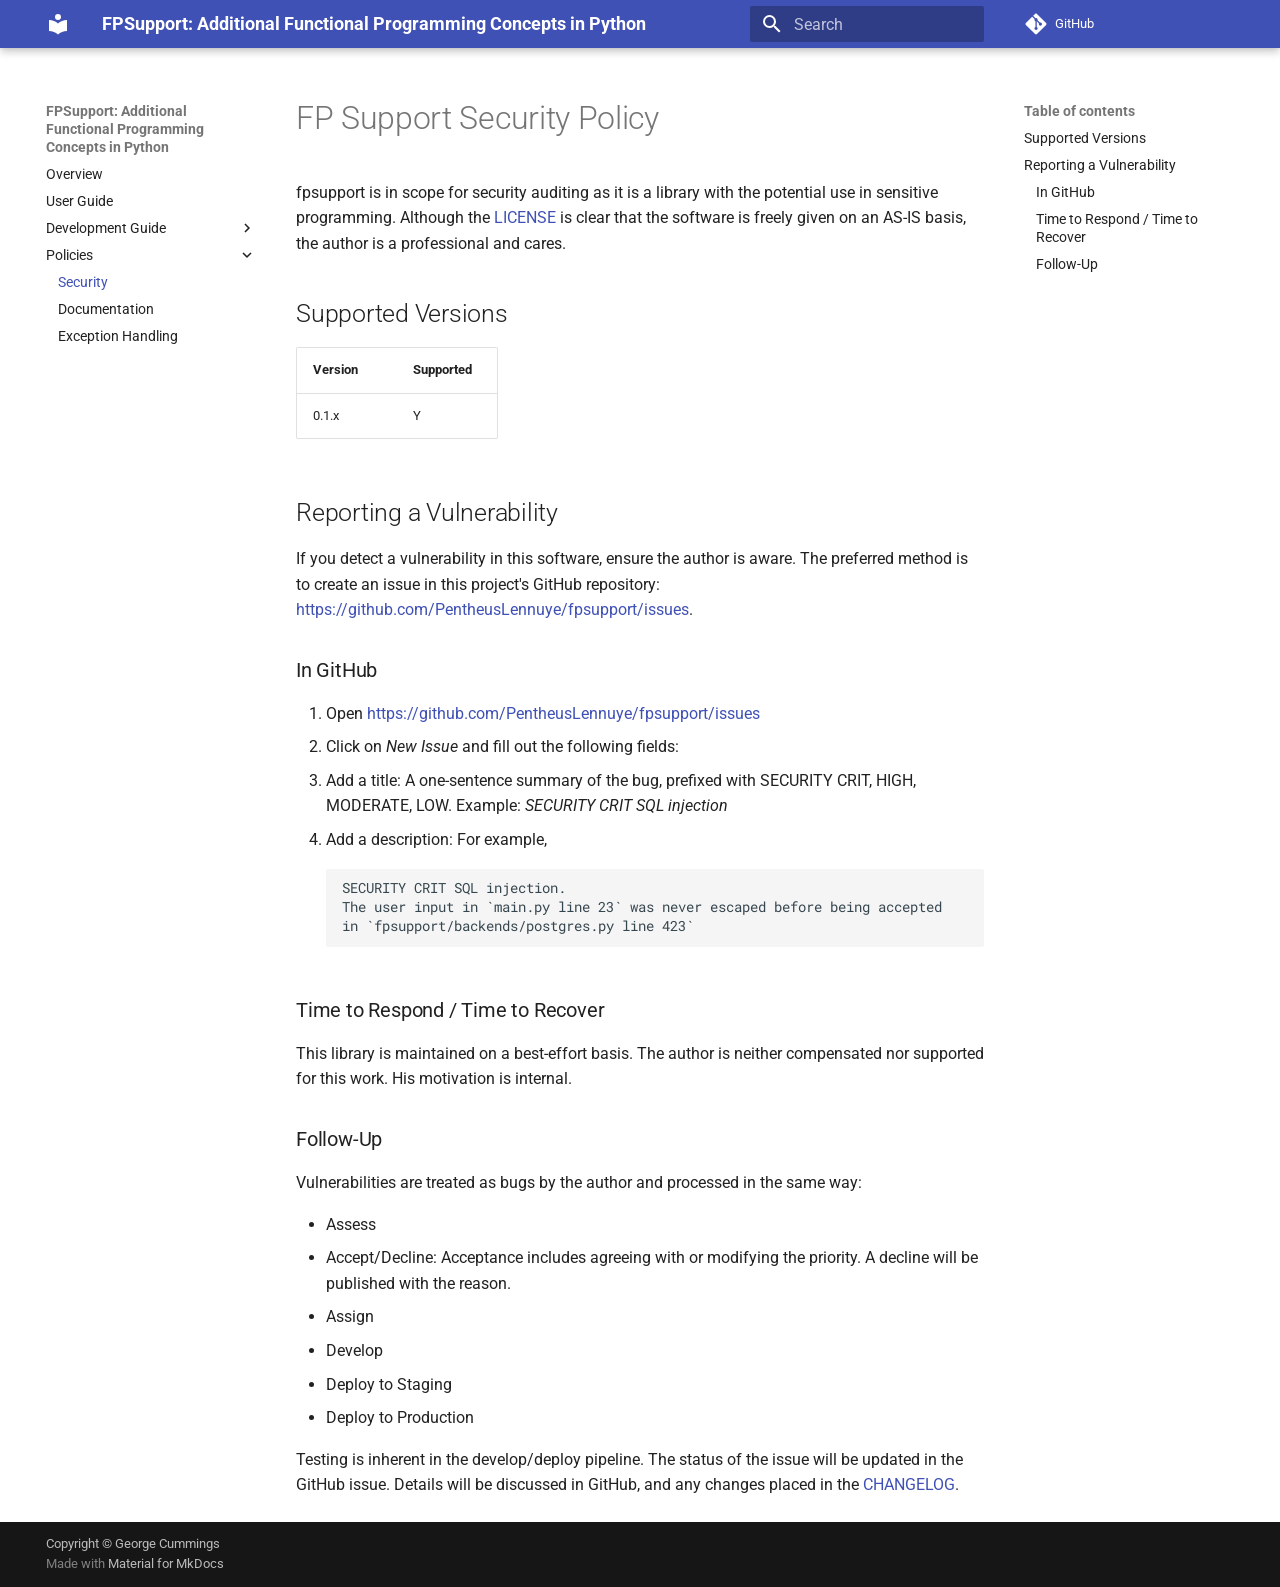
<file: content/security/index.html>
<!doctype html>
<html lang="en" class="no-js">
  <head>
    
      <meta charset="utf-8">
      <meta name="viewport" content="width=device-width,initial-scale=1">
      
      
      
        <link rel="canonical" href="https://pages.github.com/PentheusLennuye/fpsupport/content/security/">
      
      
        <link rel="prev" href="../release/">
      
      
        <link rel="next" href="../documentation_policy/">
      
      
        
      
      
      <link rel="icon" href="../../assets/images/favicon.png">
      <meta name="generator" content="mkdocs-1.6.1, mkdocs-material-9.7.0">
    
    
      
        <title>Security - FPSupport: Additional Functional Programming Concepts in Python</title>
      
    
    
      <link rel="stylesheet" href="../../assets/stylesheets/main.618322db.min.css">
      
      
  
  
    
      
      
    
  
    
      
      
    
  
    
      
      
    
  
    
      
      
    
  
    
      
      
    
  
    
      
      
    
  
    
      
      
    
  
    
      
      
    
  
    
      
      
    
  
    
      
      
    
  
    
      
      
    
  
    
      
      
    
  
  
  <style>:root{--md-admonition-icon--note:url('data:image/svg+xml;charset=utf-8,%3Csvg%20xmlns%3D%22http%3A//www.w3.org/2000/svg%22%20viewBox%3D%220%200%20448%20512%22%3E%3C%21--%21%20Font%20Awesome%20Free%207.1.0%20by%20%40fontawesome%20-%20https%3A//fontawesome.com%20License%20-%20https%3A//fontawesome.com/license/free%20%28Icons%3A%20CC%20BY%204.0%2C%20Fonts%3A%20SIL%20OFL%201.1%2C%20Code%3A%20MIT%20License%29%20Copyright%202025%20Fonticons%2C%20Inc.--%3E%3Cpath%20d%3D%22M64%20480c-35.3%200-64-28.7-64-64V96c0-35.3%2028.7-64%2064-64h320c35.3%200%2064%2028.7%2064%2064v213.5c0%2017-6.7%2033.3-18.7%2045.3L322.7%20461.3c-12%2012-28.3%2018.7-45.3%2018.7zm325.5-176H296c-13.3%200-24%2010.7-24%2024v93.5z%22/%3E%3C/svg%3E');--md-admonition-icon--abstract:url('data:image/svg+xml;charset=utf-8,%3Csvg%20xmlns%3D%22http%3A//www.w3.org/2000/svg%22%20viewBox%3D%220%200%20448%20512%22%3E%3C%21--%21%20Font%20Awesome%20Free%207.1.0%20by%20%40fontawesome%20-%20https%3A//fontawesome.com%20License%20-%20https%3A//fontawesome.com/license/free%20%28Icons%3A%20CC%20BY%204.0%2C%20Fonts%3A%20SIL%20OFL%201.1%2C%20Code%3A%20MIT%20License%29%20Copyright%202025%20Fonticons%2C%20Inc.--%3E%3Cpath%20d%3D%22M384%20512H96c-53%200-96-43-96-96V96C0%2043%2043%200%2096%200h304c26.5%200%2048%2021.5%2048%2048v288c0%2020.9-13.4%2038.7-32%2045.3V448c17.7%200%2032%2014.3%2032%2032s-14.3%2032-32%2032zM96%20384c-17.7%200-32%2014.3-32%2032s14.3%2032%2032%2032h256v-64zm32-232c0%2013.3%2010.7%2024%2024%2024h176c13.3%200%2024-10.7%2024-24s-10.7-24-24-24H152c-13.3%200-24%2010.7-24%2024m24%2072c-13.3%200-24%2010.7-24%2024s10.7%2024%2024%2024h176c13.3%200%2024-10.7%2024-24s-10.7-24-24-24z%22/%3E%3C/svg%3E');--md-admonition-icon--info:url('data:image/svg+xml;charset=utf-8,%3Csvg%20xmlns%3D%22http%3A//www.w3.org/2000/svg%22%20viewBox%3D%220%200%20512%20512%22%3E%3C%21--%21%20Font%20Awesome%20Free%207.1.0%20by%20%40fontawesome%20-%20https%3A//fontawesome.com%20License%20-%20https%3A//fontawesome.com/license/free%20%28Icons%3A%20CC%20BY%204.0%2C%20Fonts%3A%20SIL%20OFL%201.1%2C%20Code%3A%20MIT%20License%29%20Copyright%202025%20Fonticons%2C%20Inc.--%3E%3Cpath%20d%3D%22M256%20512a256%20256%200%201%200%200-512%20256%20256%200%201%200%200%20512m-32-352a32%2032%200%201%201%2064%200%2032%2032%200%201%201-64%200m-8%2064h48c13.3%200%2024%2010.7%2024%2024v88h8c13.3%200%2024%2010.7%2024%2024s-10.7%2024-24%2024h-80c-13.3%200-24-10.7-24-24s10.7-24%2024-24h24v-64h-24c-13.3%200-24-10.7-24-24s10.7-24%2024-24%22/%3E%3C/svg%3E');--md-admonition-icon--tip:url('data:image/svg+xml;charset=utf-8,%3Csvg%20xmlns%3D%22http%3A//www.w3.org/2000/svg%22%20viewBox%3D%220%200%20512%20512%22%3E%3C%21--%21%20Font%20Awesome%20Free%207.1.0%20by%20%40fontawesome%20-%20https%3A//fontawesome.com%20License%20-%20https%3A//fontawesome.com/license/free%20%28Icons%3A%20CC%20BY%204.0%2C%20Fonts%3A%20SIL%20OFL%201.1%2C%20Code%3A%20MIT%20License%29%20Copyright%202025%20Fonticons%2C%20Inc.--%3E%3Cpath%20d%3D%22M461.2%2018.9C472.7%2024%20480%2035.4%20480%2048v416c0%2012.6-7.3%2024-18.8%2029.1s-24.8%203.2-34.3-5.1l-46.6-40.7c-43.6-38.1-98.7-60.3-156.4-63V480c0%2017.7-14.3%2032-32%2032h-32c-17.7%200-32-14.3-32-32v-96C57.3%20384%200%20326.7%200%20256s57.3-128%20128-128h84.5c61.8-.2%20121.4-22.7%20167.9-63.3L427%2024c9.4-8.3%2022.9-10.2%2034.3-5.1zM224%20320v.2c70.3%202.7%20137.8%2028.5%20192%2073.4V118.3c-54.2%2044.9-121.7%2070.7-192%2073.4z%22/%3E%3C/svg%3E');--md-admonition-icon--success:url('data:image/svg+xml;charset=utf-8,%3Csvg%20xmlns%3D%22http%3A//www.w3.org/2000/svg%22%20viewBox%3D%220%200%20448%20512%22%3E%3C%21--%21%20Font%20Awesome%20Free%207.1.0%20by%20%40fontawesome%20-%20https%3A//fontawesome.com%20License%20-%20https%3A//fontawesome.com/license/free%20%28Icons%3A%20CC%20BY%204.0%2C%20Fonts%3A%20SIL%20OFL%201.1%2C%20Code%3A%20MIT%20License%29%20Copyright%202025%20Fonticons%2C%20Inc.--%3E%3Cpath%20d%3D%22M434.8%2070.1c14.3%2010.4%2017.5%2030.4%207.1%2044.7l-256%20352c-5.5%207.6-14%2012.3-23.4%2013.1s-18.5-2.7-25.1-9.3l-128-128c-12.5-12.5-12.5-32.8%200-45.3s32.8-12.5%2045.3%200l101.5%20101.5%20234-321.7c10.4-14.3%2030.4-17.5%2044.7-7.1z%22/%3E%3C/svg%3E');--md-admonition-icon--question:url('data:image/svg+xml;charset=utf-8,%3Csvg%20xmlns%3D%22http%3A//www.w3.org/2000/svg%22%20viewBox%3D%220%200%20512%20512%22%3E%3C%21--%21%20Font%20Awesome%20Free%207.1.0%20by%20%40fontawesome%20-%20https%3A//fontawesome.com%20License%20-%20https%3A//fontawesome.com/license/free%20%28Icons%3A%20CC%20BY%204.0%2C%20Fonts%3A%20SIL%20OFL%201.1%2C%20Code%3A%20MIT%20License%29%20Copyright%202025%20Fonticons%2C%20Inc.--%3E%3Cpath%20d%3D%22M256%20512a256%20256%200%201%200%200-512%20256%20256%200%201%200%200%20512m0-336c-17.7%200-32%2014.3-32%2032%200%2013.3-10.7%2024-24%2024s-24-10.7-24-24c0-44.2%2035.8-80%2080-80s80%2035.8%2080%2080c0%2047.2-36%2067.2-56%2074.5v3.8c0%2013.3-10.7%2024-24%2024s-24-10.7-24-24v-8.1c0-20.5%2014.8-35.2%2030.1-40.2%206.4-2.1%2013.2-5.5%2018.2-10.3%204.3-4.2%207.7-10%207.7-19.6%200-17.7-14.3-32-32-32zm-32%20192a32%2032%200%201%201%2064%200%2032%2032%200%201%201-64%200%22/%3E%3C/svg%3E');--md-admonition-icon--warning:url('data:image/svg+xml;charset=utf-8,%3Csvg%20xmlns%3D%22http%3A//www.w3.org/2000/svg%22%20viewBox%3D%220%200%20512%20512%22%3E%3C%21--%21%20Font%20Awesome%20Free%207.1.0%20by%20%40fontawesome%20-%20https%3A//fontawesome.com%20License%20-%20https%3A//fontawesome.com/license/free%20%28Icons%3A%20CC%20BY%204.0%2C%20Fonts%3A%20SIL%20OFL%201.1%2C%20Code%3A%20MIT%20License%29%20Copyright%202025%20Fonticons%2C%20Inc.--%3E%3Cpath%20d%3D%22M256%200c14.7%200%2028.2%208.1%2035.2%2021l216%20400c6.7%2012.4%206.4%2027.4-.8%2039.5S486.1%20480%20472%20480H40c-14.1%200-27.2-7.4-34.4-19.5s-7.5-27.1-.8-39.5l216-400c7-12.9%2020.5-21%2035.2-21m0%20352a32%2032%200%201%200%200%2064%2032%2032%200%201%200%200-64m0-192c-18.2%200-32.7%2015.5-31.4%2033.7l7.4%20104c.9%2012.5%2011.4%2022.3%2023.9%2022.3%2012.6%200%2023-9.7%2023.9-22.3l7.4-104c1.3-18.2-13.1-33.7-31.4-33.7z%22/%3E%3C/svg%3E');--md-admonition-icon--failure:url('data:image/svg+xml;charset=utf-8,%3Csvg%20xmlns%3D%22http%3A//www.w3.org/2000/svg%22%20viewBox%3D%220%200%20576%20512%22%3E%3C%21--%21%20Font%20Awesome%20Free%207.1.0%20by%20%40fontawesome%20-%20https%3A//fontawesome.com%20License%20-%20https%3A//fontawesome.com/license/free%20%28Icons%3A%20CC%20BY%204.0%2C%20Fonts%3A%20SIL%20OFL%201.1%2C%20Code%3A%20MIT%20License%29%20Copyright%202025%20Fonticons%2C%20Inc.--%3E%3Cpath%20d%3D%22M480-16c6.9%200%2013%204.4%2015.2%2010.9l13.5%2040.4%2040.4%2013.5C555.6%2051%20560%2057.1%20560%2064s-4.4%2013-10.9%2015.2l-40.4%2013.5-13.5%2040.4c-2.2%206.5-8.3%2010.9-15.2%2010.9s-13-4.4-15.2-10.9l-13.5-40.4-40.4-13.5C404.4%2077%20400%2070.9%20400%2064s4.4-13%2010.9-15.2l40.4-13.5%2013.5-40.4C467-11.6%20473.1-16%20480-16M321.4%2097.4c12.5-12.5%2032.8-12.5%2045.3%200l80%2080c12.5%2012.5%2012.5%2032.8%200%2045.3l-10.9%2010.9c7.9%2022%2012.2%2045.7%2012.2%2070.5%200%20114.9-93.1%20208-208%20208S32%20418.9%2032%20304%20125.1%2096%20240%2096c24.7%200%2048.5%204.3%2070.5%2012.3zM144%20304c0-53%2043-96%2096-96%2013.3%200%2024-10.7%2024-24s-10.7-24-24-24c-79.5%200-144%2064.5-144%20144%200%2013.3%2010.7%2024%2024%2024s24-10.7%2024-24%22/%3E%3C/svg%3E');--md-admonition-icon--danger:url('data:image/svg+xml;charset=utf-8,%3Csvg%20xmlns%3D%22http%3A//www.w3.org/2000/svg%22%20viewBox%3D%220%200%20512%20512%22%3E%3C%21--%21%20Font%20Awesome%20Free%207.1.0%20by%20%40fontawesome%20-%20https%3A//fontawesome.com%20License%20-%20https%3A//fontawesome.com/license/free%20%28Icons%3A%20CC%20BY%204.0%2C%20Fonts%3A%20SIL%20OFL%201.1%2C%20Code%3A%20MIT%20License%29%20Copyright%202025%20Fonticons%2C%20Inc.--%3E%3Cpath%20d%3D%22M416%20427.4c58.5-44%2096-111.6%2096-187.4C512%20107.5%20397.4%200%20256%200S0%20107.5%200%20240c0%2075.8%2037.5%20143.4%2096%20187.4V464c0%2026.5%2021.5%2048%2048%2048h32v-40c0-13.3%2010.7-24%2024-24s24%2010.7%2024%2024v40h64v-40c0-13.3%2010.7-24%2024-24s24%2010.7%2024%2024v40h32c26.5%200%2048-21.5%2048-48zM96%20256a64%2064%200%201%201%20128%200%2064%2064%200%201%201-128%200m256-64a64%2064%200%201%201%200%20128%2064%2064%200%201%201%200-128%22/%3E%3C/svg%3E');--md-admonition-icon--bug:url('data:image/svg+xml;charset=utf-8,%3Csvg%20xmlns%3D%22http%3A//www.w3.org/2000/svg%22%20viewBox%3D%220%200%20640%20512%22%3E%3C%21--%21%20Font%20Awesome%20Free%207.1.0%20by%20%40fontawesome%20-%20https%3A//fontawesome.com%20License%20-%20https%3A//fontawesome.com/license/free%20%28Icons%3A%20CC%20BY%204.0%2C%20Fonts%3A%20SIL%20OFL%201.1%2C%20Code%3A%20MIT%20License%29%20Copyright%202025%20Fonticons%2C%20Inc.--%3E%3Cpath%20d%3D%22M352%200c0-17.7-14.3-32-32-32s-32%2014.3-32%2032v64h-96c-53%200-96%2043-96%2096v224c0%2053%2043%2096%2096%2096h256c53%200%2096-43%2096-96V160c0-53-43-96-96-96h-96zM160%20368c0-13.3%2010.7-24%2024-24h32c13.3%200%2024%2010.7%2024%2024s-10.7%2024-24%2024h-32c-13.3%200-24-10.7-24-24m120%200c0-13.3%2010.7-24%2024-24h32c13.3%200%2024%2010.7%2024%2024s-10.7%2024-24%2024h-32c-13.3%200-24-10.7-24-24m120%200c0-13.3%2010.7-24%2024-24h32c13.3%200%2024%2010.7%2024%2024s-10.7%2024-24%2024h-32c-13.3%200-24-10.7-24-24M224%20176a48%2048%200%201%201%200%2096%2048%2048%200%201%201%200-96m144%2048a48%2048%200%201%201%2096%200%2048%2048%200%201%201-96%200m-304%200c0-17.7-14.3-32-32-32S0%20206.3%200%20224v96c0%2017.7%2014.3%2032%2032%2032s32-14.3%2032-32zm544-32c-17.7%200-32%2014.3-32%2032v96c0%2017.7%2014.3%2032%2032%2032s32-14.3%2032-32v-96c0-17.7-14.3-32-32-32%22/%3E%3C/svg%3E');--md-admonition-icon--example:url('data:image/svg+xml;charset=utf-8,%3Csvg%20xmlns%3D%22http%3A//www.w3.org/2000/svg%22%20viewBox%3D%220%200%20448%20512%22%3E%3C%21--%21%20Font%20Awesome%20Free%207.1.0%20by%20%40fontawesome%20-%20https%3A//fontawesome.com%20License%20-%20https%3A//fontawesome.com/license/free%20%28Icons%3A%20CC%20BY%204.0%2C%20Fonts%3A%20SIL%20OFL%201.1%2C%20Code%3A%20MIT%20License%29%20Copyright%202025%20Fonticons%2C%20Inc.--%3E%3Cpath%20d%3D%22M288%200H128c-17.7%200-32%2014.3-32%2032s14.3%2032%2032%2032v151.5L7.5%20426.3C2.6%20435%200%20444.7%200%20454.7%200%20486.4%2025.6%20512%2057.3%20512h333.4c31.6%200%2057.3-25.6%2057.3-57.3%200-10-2.6-19.8-7.5-28.4L320%20215.5V64c17.7%200%2032-14.3%2032-32S337.7%200%20320%200zm-96%20215.5V64h64v151.5c0%2011.1%202.9%2022.1%208.4%2031.8L306%20320H142l41.6-72.7c5.5-9.7%208.4-20.6%208.4-31.8%22/%3E%3C/svg%3E');--md-admonition-icon--quote:url('data:image/svg+xml;charset=utf-8,%3Csvg%20xmlns%3D%22http%3A//www.w3.org/2000/svg%22%20viewBox%3D%220%200%20448%20512%22%3E%3C%21--%21%20Font%20Awesome%20Free%207.1.0%20by%20%40fontawesome%20-%20https%3A//fontawesome.com%20License%20-%20https%3A//fontawesome.com/license/free%20%28Icons%3A%20CC%20BY%204.0%2C%20Fonts%3A%20SIL%20OFL%201.1%2C%20Code%3A%20MIT%20License%29%20Copyright%202025%20Fonticons%2C%20Inc.--%3E%3Cpath%20d%3D%22M0%20216C0%20149.7%2053.7%2096%20120%2096h8c17.7%200%2032%2014.3%2032%2032s-14.3%2032-32%2032h-8c-30.9%200-56%2025.1-56%2056v8h64c35.3%200%2064%2028.7%2064%2064v64c0%2035.3-28.7%2064-64%2064H64c-35.3%200-64-28.7-64-64zm256%200c0-66.3%2053.7-120%20120-120h8c17.7%200%2032%2014.3%2032%2032s-14.3%2032-32%2032h-8c-30.9%200-56%2025.1-56%2056v8h64c35.3%200%2064%2028.7%2064%2064v64c0%2035.3-28.7%2064-64%2064h-64c-35.3%200-64-28.7-64-64z%22/%3E%3C/svg%3E');}</style>



    
    
      
    
    
      
        
        
        <link rel="preconnect" href="https://fonts.gstatic.com" crossorigin>
        <link rel="stylesheet" href="https://fonts.googleapis.com/css?family=Roboto:300,300i,400,400i,700,700i%7CRoboto+Mono:400,400i,700,700i&display=fallback">
        <style>:root{--md-text-font:"Roboto";--md-code-font:"Roboto Mono"}</style>
      
    
    
      <link rel="stylesheet" href="../../assets/_mkdocstrings.css">
    
      <link rel="stylesheet" href="../../css/extra.css">
    
    <script>__md_scope=new URL("../..",location),__md_hash=e=>[...e].reduce(((e,_)=>(e<<5)-e+_.charCodeAt(0)),0),__md_get=(e,_=localStorage,t=__md_scope)=>JSON.parse(_.getItem(t.pathname+"."+e)),__md_set=(e,_,t=localStorage,a=__md_scope)=>{try{t.setItem(a.pathname+"."+e,JSON.stringify(_))}catch(e){}}</script>
    
      

    
    
  </head>
  
  
    <body dir="ltr">
  
    
    <input class="md-toggle" data-md-toggle="drawer" type="checkbox" id="__drawer" autocomplete="off">
    <input class="md-toggle" data-md-toggle="search" type="checkbox" id="__search" autocomplete="off">
    <label class="md-overlay" for="__drawer"></label>
    <div data-md-component="skip">
      
        
        <a href="#fp-support-security-policy" class="md-skip">
          Skip to content
        </a>
      
    </div>
    <div data-md-component="announce">
      
    </div>
    
    
      

  

<header class="md-header md-header--shadow" data-md-component="header">
  <nav class="md-header__inner md-grid" aria-label="Header">
    <a href="../.." title="FPSupport: Additional Functional Programming Concepts in Python" class="md-header__button md-logo" aria-label="FPSupport: Additional Functional Programming Concepts in Python" data-md-component="logo">
      
  
  <svg xmlns="http://www.w3.org/2000/svg" viewBox="0 0 24 24"><path d="M12 8a3 3 0 0 0 3-3 3 3 0 0 0-3-3 3 3 0 0 0-3 3 3 3 0 0 0 3 3m0 3.54C9.64 9.35 6.5 8 3 8v11c3.5 0 6.64 1.35 9 3.54 2.36-2.19 5.5-3.54 9-3.54V8c-3.5 0-6.64 1.35-9 3.54"/></svg>

    </a>
    <label class="md-header__button md-icon" for="__drawer">
      
      <svg xmlns="http://www.w3.org/2000/svg" viewBox="0 0 24 24"><path d="M3 6h18v2H3zm0 5h18v2H3zm0 5h18v2H3z"/></svg>
    </label>
    <div class="md-header__title" data-md-component="header-title">
      <div class="md-header__ellipsis">
        <div class="md-header__topic">
          <span class="md-ellipsis">
            FPSupport: Additional Functional Programming Concepts in Python
          </span>
        </div>
        <div class="md-header__topic" data-md-component="header-topic">
          <span class="md-ellipsis">
            
              Security
            
          </span>
        </div>
      </div>
    </div>
    
    
      <script>var palette=__md_get("__palette");if(palette&&palette.color){if("(prefers-color-scheme)"===palette.color.media){var media=matchMedia("(prefers-color-scheme: light)"),input=document.querySelector(media.matches?"[data-md-color-media='(prefers-color-scheme: light)']":"[data-md-color-media='(prefers-color-scheme: dark)']");palette.color.media=input.getAttribute("data-md-color-media"),palette.color.scheme=input.getAttribute("data-md-color-scheme"),palette.color.primary=input.getAttribute("data-md-color-primary"),palette.color.accent=input.getAttribute("data-md-color-accent")}for(var[key,value]of Object.entries(palette.color))document.body.setAttribute("data-md-color-"+key,value)}</script>
    
    
    
      
      
        <label class="md-header__button md-icon" for="__search">
          
          <svg xmlns="http://www.w3.org/2000/svg" viewBox="0 0 24 24"><path d="M9.5 3A6.5 6.5 0 0 1 16 9.5c0 1.61-.59 3.09-1.56 4.23l.27.27h.79l5 5-1.5 1.5-5-5v-.79l-.27-.27A6.52 6.52 0 0 1 9.5 16 6.5 6.5 0 0 1 3 9.5 6.5 6.5 0 0 1 9.5 3m0 2C7 5 5 7 5 9.5S7 14 9.5 14 14 12 14 9.5 12 5 9.5 5"/></svg>
        </label>
        <div class="md-search" data-md-component="search" role="dialog">
  <label class="md-search__overlay" for="__search"></label>
  <div class="md-search__inner" role="search">
    <form class="md-search__form" name="search">
      <input type="text" class="md-search__input" name="query" aria-label="Search" placeholder="Search" autocapitalize="off" autocorrect="off" autocomplete="off" spellcheck="false" data-md-component="search-query" required>
      <label class="md-search__icon md-icon" for="__search">
        
        <svg xmlns="http://www.w3.org/2000/svg" viewBox="0 0 24 24"><path d="M9.5 3A6.5 6.5 0 0 1 16 9.5c0 1.61-.59 3.09-1.56 4.23l.27.27h.79l5 5-1.5 1.5-5-5v-.79l-.27-.27A6.52 6.52 0 0 1 9.5 16 6.5 6.5 0 0 1 3 9.5 6.5 6.5 0 0 1 9.5 3m0 2C7 5 5 7 5 9.5S7 14 9.5 14 14 12 14 9.5 12 5 9.5 5"/></svg>
        
        <svg xmlns="http://www.w3.org/2000/svg" viewBox="0 0 24 24"><path d="M20 11v2H8l5.5 5.5-1.42 1.42L4.16 12l7.92-7.92L13.5 5.5 8 11z"/></svg>
      </label>
      <nav class="md-search__options" aria-label="Search">
        
        <button type="reset" class="md-search__icon md-icon" title="Clear" aria-label="Clear" tabindex="-1">
          
          <svg xmlns="http://www.w3.org/2000/svg" viewBox="0 0 24 24"><path d="M19 6.41 17.59 5 12 10.59 6.41 5 5 6.41 10.59 12 5 17.59 6.41 19 12 13.41 17.59 19 19 17.59 13.41 12z"/></svg>
        </button>
      </nav>
      
    </form>
    <div class="md-search__output">
      <div class="md-search__scrollwrap" tabindex="0" data-md-scrollfix>
        <div class="md-search-result" data-md-component="search-result">
          <div class="md-search-result__meta">
            Initializing search
          </div>
          <ol class="md-search-result__list" role="presentation"></ol>
        </div>
      </div>
    </div>
  </div>
</div>
      
    
    
      <div class="md-header__source">
        <a href="https://github.com/PentheusLennuye/fpsupport.git" title="Go to repository" class="md-source" data-md-component="source">
  <div class="md-source__icon md-icon">
    
    <svg xmlns="http://www.w3.org/2000/svg" viewBox="0 0 448 512"><!--! Font Awesome Free 7.1.0 by @fontawesome - https://fontawesome.com License - https://fontawesome.com/license/free (Icons: CC BY 4.0, Fonts: SIL OFL 1.1, Code: MIT License) Copyright 2025 Fonticons, Inc.--><path d="M439.6 236.1 244 40.5c-5.4-5.5-12.8-8.5-20.4-8.5s-15 3-20.4 8.4L162.5 81l51.5 51.5c27.1-9.1 52.7 16.8 43.4 43.7l49.7 49.7c34.2-11.8 61.2 31 35.5 56.7-26.5 26.5-70.2-2.9-56-37.3L240.3 199v121.9c25.3 12.5 22.3 41.8 9.1 55-6.4 6.4-15.2 10.1-24.3 10.1s-17.8-3.6-24.3-10.1c-17.6-17.6-11.1-46.9 11.2-56v-123c-20.8-8.5-24.6-30.7-18.6-45L142.6 101 8.5 235.1C3 240.6 0 247.9 0 255.5s3 15 8.5 20.4l195.6 195.7c5.4 5.4 12.7 8.4 20.4 8.4s15-3 20.4-8.4l194.7-194.7c5.4-5.4 8.4-12.8 8.4-20.4s-3-15-8.4-20.4"/></svg>
  </div>
  <div class="md-source__repository">
    GitHub
  </div>
</a>
      </div>
    
  </nav>
  
</header>
    
    <div class="md-container" data-md-component="container">
      
      
        
          
        
      
      <main class="md-main" data-md-component="main">
        <div class="md-main__inner md-grid">
          
            
              
              <div class="md-sidebar md-sidebar--primary" data-md-component="sidebar" data-md-type="navigation" >
                <div class="md-sidebar__scrollwrap">
                  <div class="md-sidebar__inner">
                    



<nav class="md-nav md-nav--primary" aria-label="Navigation" data-md-level="0">
  <label class="md-nav__title" for="__drawer">
    <a href="../.." title="FPSupport: Additional Functional Programming Concepts in Python" class="md-nav__button md-logo" aria-label="FPSupport: Additional Functional Programming Concepts in Python" data-md-component="logo">
      
  
  <svg xmlns="http://www.w3.org/2000/svg" viewBox="0 0 24 24"><path d="M12 8a3 3 0 0 0 3-3 3 3 0 0 0-3-3 3 3 0 0 0-3 3 3 3 0 0 0 3 3m0 3.54C9.64 9.35 6.5 8 3 8v11c3.5 0 6.64 1.35 9 3.54 2.36-2.19 5.5-3.54 9-3.54V8c-3.5 0-6.64 1.35-9 3.54"/></svg>

    </a>
    FPSupport: Additional Functional Programming Concepts in Python
  </label>
  
    <div class="md-nav__source">
      <a href="https://github.com/PentheusLennuye/fpsupport.git" title="Go to repository" class="md-source" data-md-component="source">
  <div class="md-source__icon md-icon">
    
    <svg xmlns="http://www.w3.org/2000/svg" viewBox="0 0 448 512"><!--! Font Awesome Free 7.1.0 by @fontawesome - https://fontawesome.com License - https://fontawesome.com/license/free (Icons: CC BY 4.0, Fonts: SIL OFL 1.1, Code: MIT License) Copyright 2025 Fonticons, Inc.--><path d="M439.6 236.1 244 40.5c-5.4-5.5-12.8-8.5-20.4-8.5s-15 3-20.4 8.4L162.5 81l51.5 51.5c27.1-9.1 52.7 16.8 43.4 43.7l49.7 49.7c34.2-11.8 61.2 31 35.5 56.7-26.5 26.5-70.2-2.9-56-37.3L240.3 199v121.9c25.3 12.5 22.3 41.8 9.1 55-6.4 6.4-15.2 10.1-24.3 10.1s-17.8-3.6-24.3-10.1c-17.6-17.6-11.1-46.9 11.2-56v-123c-20.8-8.5-24.6-30.7-18.6-45L142.6 101 8.5 235.1C3 240.6 0 247.9 0 255.5s3 15 8.5 20.4l195.6 195.7c5.4 5.4 12.7 8.4 20.4 8.4s15-3 20.4-8.4l194.7-194.7c5.4-5.4 8.4-12.8 8.4-20.4s-3-15-8.4-20.4"/></svg>
  </div>
  <div class="md-source__repository">
    GitHub
  </div>
</a>
    </div>
  
  <ul class="md-nav__list" data-md-scrollfix>
    
      
      
  
  
  
  
    <li class="md-nav__item">
      <a href="../.." class="md-nav__link">
        
  
  
  <span class="md-ellipsis">
    
  
    Overview
  

    
  </span>
  
  

      </a>
    </li>
  

    
      
      
  
  
  
  
    <li class="md-nav__item">
      <a href="../user/" class="md-nav__link">
        
  
  
  <span class="md-ellipsis">
    
  
    User Guide
  

    
  </span>
  
  

      </a>
    </li>
  

    
      
      
  
  
  
  
    
    
    
    
    
    <li class="md-nav__item md-nav__item--nested">
      
        
        
        <input class="md-nav__toggle md-toggle " type="checkbox" id="__nav_3" >
        
          
          <label class="md-nav__link" for="__nav_3" id="__nav_3_label" tabindex="0">
            
  
  
  <span class="md-ellipsis">
    
  
    Development Guide
  

    
  </span>
  
  

            <span class="md-nav__icon md-icon"></span>
          </label>
        
        <nav class="md-nav" data-md-level="1" aria-labelledby="__nav_3_label" aria-expanded="false">
          <label class="md-nav__title" for="__nav_3">
            <span class="md-nav__icon md-icon"></span>
            
  
    Development Guide
  

          </label>
          <ul class="md-nav__list" data-md-scrollfix>
            
              
                
  
  
  
  
    <li class="md-nav__item">
      <a href="../CHANGELOG/" class="md-nav__link">
        
  
  
  <span class="md-ellipsis">
    
  
    Change Log
  

    
  </span>
  
  

      </a>
    </li>
  

              
            
              
                
  
  
  
  
    <li class="md-nav__item">
      <a href="../development/" class="md-nav__link">
        
  
  
  <span class="md-ellipsis">
    
  
    Contributing
  

    
  </span>
  
  

      </a>
    </li>
  

              
            
              
                
  
  
  
  
    <li class="md-nav__item">
      <a href="../release/" class="md-nav__link">
        
  
  
  <span class="md-ellipsis">
    
  
    Release Notes
  

    
  </span>
  
  

      </a>
    </li>
  

              
            
          </ul>
        </nav>
      
    </li>
  

    
      
      
  
  
    
  
  
  
    
    
    
    
    
    <li class="md-nav__item md-nav__item--active md-nav__item--nested">
      
        
        
        <input class="md-nav__toggle md-toggle " type="checkbox" id="__nav_4" checked>
        
          
          <label class="md-nav__link" for="__nav_4" id="__nav_4_label" tabindex="0">
            
  
  
  <span class="md-ellipsis">
    
  
    Policies
  

    
  </span>
  
  

            <span class="md-nav__icon md-icon"></span>
          </label>
        
        <nav class="md-nav" data-md-level="1" aria-labelledby="__nav_4_label" aria-expanded="true">
          <label class="md-nav__title" for="__nav_4">
            <span class="md-nav__icon md-icon"></span>
            
  
    Policies
  

          </label>
          <ul class="md-nav__list" data-md-scrollfix>
            
              
                
  
  
    
  
  
  
    <li class="md-nav__item md-nav__item--active">
      
      <input class="md-nav__toggle md-toggle" type="checkbox" id="__toc">
      
      
        
      
      
        <label class="md-nav__link md-nav__link--active" for="__toc">
          
  
  
  <span class="md-ellipsis">
    
  
    Security
  

    
  </span>
  
  

          <span class="md-nav__icon md-icon"></span>
        </label>
      
      <a href="./" class="md-nav__link md-nav__link--active">
        
  
  
  <span class="md-ellipsis">
    
  
    Security
  

    
  </span>
  
  

      </a>
      
        

<nav class="md-nav md-nav--secondary" aria-label="Table of contents">
  
  
  
    
  
  
    <label class="md-nav__title" for="__toc">
      <span class="md-nav__icon md-icon"></span>
      Table of contents
    </label>
    <ul class="md-nav__list" data-md-component="toc" data-md-scrollfix>
      
        <li class="md-nav__item">
  <a href="#supported-versions" class="md-nav__link">
    <span class="md-ellipsis">
      
        Supported Versions
      
    </span>
  </a>
  
</li>
      
        <li class="md-nav__item">
  <a href="#reporting-a-vulnerability" class="md-nav__link">
    <span class="md-ellipsis">
      
        Reporting a Vulnerability
      
    </span>
  </a>
  
    <nav class="md-nav" aria-label="Reporting a Vulnerability">
      <ul class="md-nav__list">
        
          <li class="md-nav__item">
  <a href="#in-github" class="md-nav__link">
    <span class="md-ellipsis">
      
        In GitHub
      
    </span>
  </a>
  
</li>
        
          <li class="md-nav__item">
  <a href="#time-to-respond-time-to-recover" class="md-nav__link">
    <span class="md-ellipsis">
      
        Time to Respond / Time to Recover
      
    </span>
  </a>
  
</li>
        
          <li class="md-nav__item">
  <a href="#follow-up" class="md-nav__link">
    <span class="md-ellipsis">
      
        Follow-Up
      
    </span>
  </a>
  
</li>
        
      </ul>
    </nav>
  
</li>
      
    </ul>
  
</nav>
      
    </li>
  

              
            
              
                
  
  
  
  
    <li class="md-nav__item">
      <a href="../documentation_policy/" class="md-nav__link">
        
  
  
  <span class="md-ellipsis">
    
  
    Documentation
  

    
  </span>
  
  

      </a>
    </li>
  

              
            
              
                
  
  
  
  
    <li class="md-nav__item">
      <a href="../exception_handling/" class="md-nav__link">
        
  
  
  <span class="md-ellipsis">
    
  
    Exception Handling
  

    
  </span>
  
  

      </a>
    </li>
  

              
            
          </ul>
        </nav>
      
    </li>
  

    
  </ul>
</nav>
                  </div>
                </div>
              </div>
            
            
              
              <div class="md-sidebar md-sidebar--secondary" data-md-component="sidebar" data-md-type="toc" >
                <div class="md-sidebar__scrollwrap">
                  <div class="md-sidebar__inner">
                    

<nav class="md-nav md-nav--secondary" aria-label="Table of contents">
  
  
  
    
  
  
    <label class="md-nav__title" for="__toc">
      <span class="md-nav__icon md-icon"></span>
      Table of contents
    </label>
    <ul class="md-nav__list" data-md-component="toc" data-md-scrollfix>
      
        <li class="md-nav__item">
  <a href="#supported-versions" class="md-nav__link">
    <span class="md-ellipsis">
      
        Supported Versions
      
    </span>
  </a>
  
</li>
      
        <li class="md-nav__item">
  <a href="#reporting-a-vulnerability" class="md-nav__link">
    <span class="md-ellipsis">
      
        Reporting a Vulnerability
      
    </span>
  </a>
  
    <nav class="md-nav" aria-label="Reporting a Vulnerability">
      <ul class="md-nav__list">
        
          <li class="md-nav__item">
  <a href="#in-github" class="md-nav__link">
    <span class="md-ellipsis">
      
        In GitHub
      
    </span>
  </a>
  
</li>
        
          <li class="md-nav__item">
  <a href="#time-to-respond-time-to-recover" class="md-nav__link">
    <span class="md-ellipsis">
      
        Time to Respond / Time to Recover
      
    </span>
  </a>
  
</li>
        
          <li class="md-nav__item">
  <a href="#follow-up" class="md-nav__link">
    <span class="md-ellipsis">
      
        Follow-Up
      
    </span>
  </a>
  
</li>
        
      </ul>
    </nav>
  
</li>
      
    </ul>
  
</nav>
                  </div>
                </div>
              </div>
            
          
          
            <div class="md-content" data-md-component="content">
              
              <article class="md-content__inner md-typeset">
                
                  


  
  


<h1 id="fp-support-security-policy">FP Support Security Policy<a class="headerlink" href="#fp-support-security-policy" title="Permanent link">&para;</a></h1>
<p>fpsupport is in scope for security auditing as it is a library with the
potential use in sensitive programming. Although the <a href="../LICENSE">LICENSE</a> is
clear that the software is freely given on an AS-IS basis, the author is a
professional and cares.</p>
<h2 id="supported-versions">Supported Versions<a class="headerlink" href="#supported-versions" title="Permanent link">&para;</a></h2>
<table>
<thead>
<tr>
<th>Version</th>
<th>Supported</th>
</tr>
</thead>
<tbody>
<tr>
<td>0.1.x</td>
<td>Y</td>
</tr>
</tbody>
</table>
<h2 id="reporting-a-vulnerability">Reporting a Vulnerability<a class="headerlink" href="#reporting-a-vulnerability" title="Permanent link">&para;</a></h2>
<p>If you detect a vulnerability in this software, ensure the author is aware. The
preferred method is to create an issue in this project's GitHub repository:
<a href="https://github.com/PentheusLennuye/fpsupport/issues">https://github.com/PentheusLennuye/fpsupport/issues</a>.</p>
<h3 id="in-github">In GitHub<a class="headerlink" href="#in-github" title="Permanent link">&para;</a></h3>
<ol>
<li>Open <a href="https://github.com/PentheusLennuye/fpsupport/issues">https://github.com/PentheusLennuye/fpsupport/issues</a></li>
<li>Click on <em>New Issue</em> and fill out the following fields:</li>
<li>Add a title: A one-sentence summary of the bug, prefixed with SECURITY
                  CRIT, HIGH, MODERATE, LOW. Example: <em>SECURITY CRIT SQL
                  injection</em></li>
<li>Add a description: For example,
      <div class="highlight"><pre><span></span><code><a id="__codelineno-0-1" name="__codelineno-0-1" href="#__codelineno-0-1"></a>SECURITY CRIT SQL injection.
<a id="__codelineno-0-2" name="__codelineno-0-2" href="#__codelineno-0-2"></a>The user input in `main.py line 23` was never escaped before being accepted
<a id="__codelineno-0-3" name="__codelineno-0-3" href="#__codelineno-0-3"></a>in `fpsupport/backends/postgres.py line 423`
</code></pre></div></li>
</ol>
<h3 id="time-to-respond-time-to-recover">Time to Respond / Time to Recover<a class="headerlink" href="#time-to-respond-time-to-recover" title="Permanent link">&para;</a></h3>
<p>This library is maintained on a best-effort basis. The author is neither
compensated nor supported for this work. His motivation is internal.</p>
<h3 id="follow-up">Follow-Up<a class="headerlink" href="#follow-up" title="Permanent link">&para;</a></h3>
<p>Vulnerabilities are treated as bugs by the author and processed in the same way:</p>
<ul>
<li>Assess</li>
<li>Accept/Decline: Acceptance includes agreeing with or modifying the priority.
                  A decline will be published with the reason.</li>
<li>Assign</li>
<li>Develop</li>
<li>Deploy to Staging</li>
<li>Deploy to Production</li>
</ul>
<p>Testing is inherent in the develop/deploy pipeline. The status of the issue
will be updated in the GitHub issue. Details will be discussed in GitHub, and
any changes placed in the <a href="../CHANGELOG/">CHANGELOG</a>.</p>












                
              </article>
            </div>
          
          
<script>var target=document.getElementById(location.hash.slice(1));target&&target.name&&(target.checked=target.name.startsWith("__tabbed_"))</script>
        </div>
        
      </main>
      
        <footer class="md-footer">
  
  <div class="md-footer-meta md-typeset">
    <div class="md-footer-meta__inner md-grid">
      <div class="md-copyright">
  
    <div class="md-copyright__highlight">
      Copyright &copy; George Cummings
    </div>
  
  
    Made with
    <a href="https://squidfunk.github.io/mkdocs-material/" target="_blank" rel="noopener">
      Material for MkDocs
    </a>
  
</div>
      
    </div>
  </div>
</footer>
      
    </div>
    <div class="md-dialog" data-md-component="dialog">
      <div class="md-dialog__inner md-typeset"></div>
    </div>
    
    
    
      
      
      <script id="__config" type="application/json">{"annotate": null, "base": "../..", "features": [], "search": "../../assets/javascripts/workers/search.7a47a382.min.js", "tags": null, "translations": {"clipboard.copied": "Copied to clipboard", "clipboard.copy": "Copy to clipboard", "search.result.more.one": "1 more on this page", "search.result.more.other": "# more on this page", "search.result.none": "No matching documents", "search.result.one": "1 matching document", "search.result.other": "# matching documents", "search.result.placeholder": "Type to start searching", "search.result.term.missing": "Missing", "select.version": "Select version"}, "version": null}</script>
    
    
      <script src="../../assets/javascripts/bundle.e71a0d61.min.js"></script>
      
    
  </body>
</html>
</file>
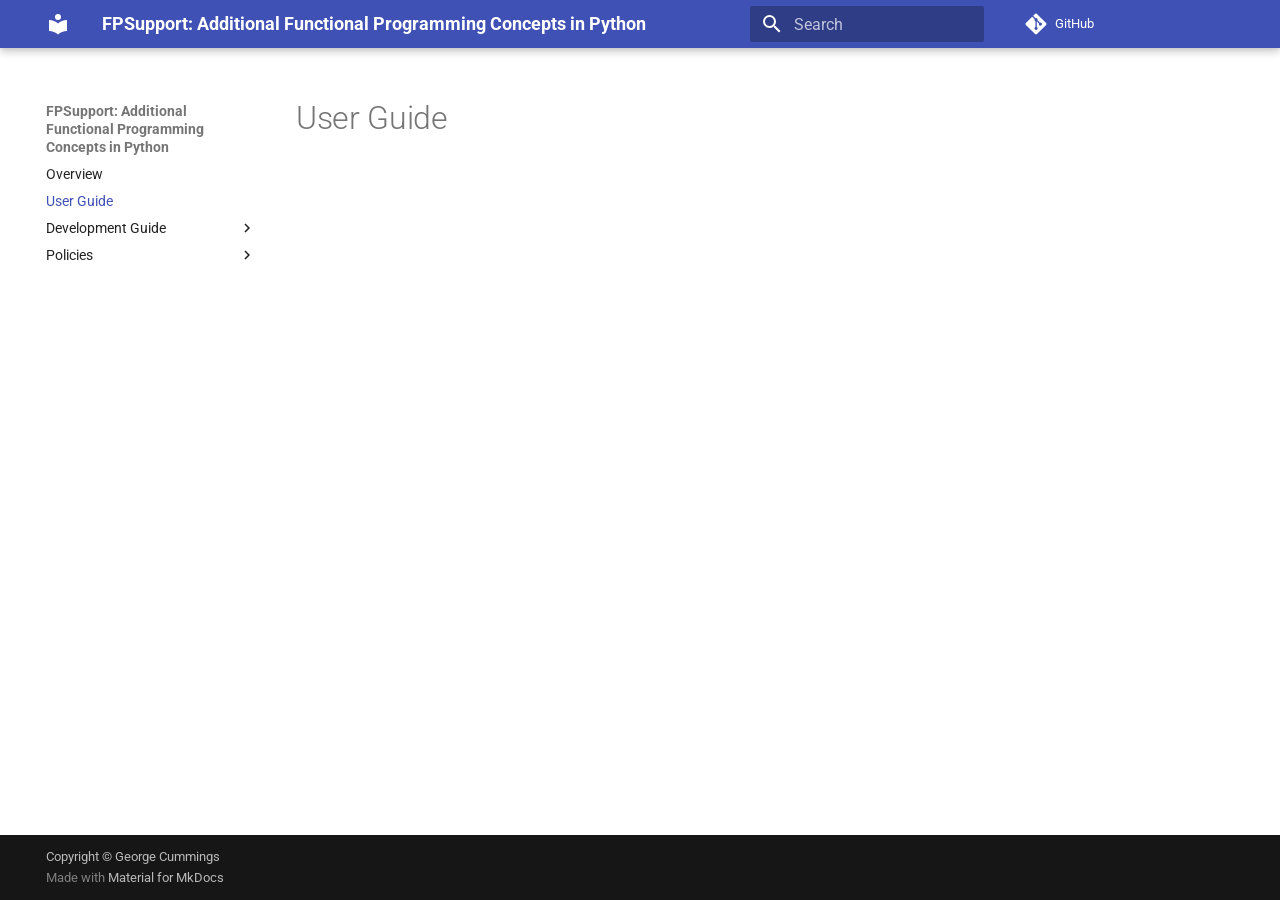
<file: content/user/index.html>
<!doctype html>
<html lang="en" class="no-js">
  <head>
    
      <meta charset="utf-8">
      <meta name="viewport" content="width=device-width,initial-scale=1">
      
      
      
        <link rel="canonical" href="https://pages.github.com/PentheusLennuye/fpsupport/content/user/">
      
      
        <link rel="prev" href="../..">
      
      
        <link rel="next" href="../CHANGELOG/">
      
      
        
      
      
      <link rel="icon" href="../../assets/images/favicon.png">
      <meta name="generator" content="mkdocs-1.6.1, mkdocs-material-9.7.0">
    
    
      
        <title>User Guide - FPSupport: Additional Functional Programming Concepts in Python</title>
      
    
    
      <link rel="stylesheet" href="../../assets/stylesheets/main.618322db.min.css">
      
      
  
  
    
      
      
    
  
    
      
      
    
  
    
      
      
    
  
    
      
      
    
  
    
      
      
    
  
    
      
      
    
  
    
      
      
    
  
    
      
      
    
  
    
      
      
    
  
    
      
      
    
  
    
      
      
    
  
    
      
      
    
  
  
  <style>:root{--md-admonition-icon--note:url('data:image/svg+xml;charset=utf-8,%3Csvg%20xmlns%3D%22http%3A//www.w3.org/2000/svg%22%20viewBox%3D%220%200%20448%20512%22%3E%3C%21--%21%20Font%20Awesome%20Free%207.1.0%20by%20%40fontawesome%20-%20https%3A//fontawesome.com%20License%20-%20https%3A//fontawesome.com/license/free%20%28Icons%3A%20CC%20BY%204.0%2C%20Fonts%3A%20SIL%20OFL%201.1%2C%20Code%3A%20MIT%20License%29%20Copyright%202025%20Fonticons%2C%20Inc.--%3E%3Cpath%20d%3D%22M64%20480c-35.3%200-64-28.7-64-64V96c0-35.3%2028.7-64%2064-64h320c35.3%200%2064%2028.7%2064%2064v213.5c0%2017-6.7%2033.3-18.7%2045.3L322.7%20461.3c-12%2012-28.3%2018.7-45.3%2018.7zm325.5-176H296c-13.3%200-24%2010.7-24%2024v93.5z%22/%3E%3C/svg%3E');--md-admonition-icon--abstract:url('data:image/svg+xml;charset=utf-8,%3Csvg%20xmlns%3D%22http%3A//www.w3.org/2000/svg%22%20viewBox%3D%220%200%20448%20512%22%3E%3C%21--%21%20Font%20Awesome%20Free%207.1.0%20by%20%40fontawesome%20-%20https%3A//fontawesome.com%20License%20-%20https%3A//fontawesome.com/license/free%20%28Icons%3A%20CC%20BY%204.0%2C%20Fonts%3A%20SIL%20OFL%201.1%2C%20Code%3A%20MIT%20License%29%20Copyright%202025%20Fonticons%2C%20Inc.--%3E%3Cpath%20d%3D%22M384%20512H96c-53%200-96-43-96-96V96C0%2043%2043%200%2096%200h304c26.5%200%2048%2021.5%2048%2048v288c0%2020.9-13.4%2038.7-32%2045.3V448c17.7%200%2032%2014.3%2032%2032s-14.3%2032-32%2032zM96%20384c-17.7%200-32%2014.3-32%2032s14.3%2032%2032%2032h256v-64zm32-232c0%2013.3%2010.7%2024%2024%2024h176c13.3%200%2024-10.7%2024-24s-10.7-24-24-24H152c-13.3%200-24%2010.7-24%2024m24%2072c-13.3%200-24%2010.7-24%2024s10.7%2024%2024%2024h176c13.3%200%2024-10.7%2024-24s-10.7-24-24-24z%22/%3E%3C/svg%3E');--md-admonition-icon--info:url('data:image/svg+xml;charset=utf-8,%3Csvg%20xmlns%3D%22http%3A//www.w3.org/2000/svg%22%20viewBox%3D%220%200%20512%20512%22%3E%3C%21--%21%20Font%20Awesome%20Free%207.1.0%20by%20%40fontawesome%20-%20https%3A//fontawesome.com%20License%20-%20https%3A//fontawesome.com/license/free%20%28Icons%3A%20CC%20BY%204.0%2C%20Fonts%3A%20SIL%20OFL%201.1%2C%20Code%3A%20MIT%20License%29%20Copyright%202025%20Fonticons%2C%20Inc.--%3E%3Cpath%20d%3D%22M256%20512a256%20256%200%201%200%200-512%20256%20256%200%201%200%200%20512m-32-352a32%2032%200%201%201%2064%200%2032%2032%200%201%201-64%200m-8%2064h48c13.3%200%2024%2010.7%2024%2024v88h8c13.3%200%2024%2010.7%2024%2024s-10.7%2024-24%2024h-80c-13.3%200-24-10.7-24-24s10.7-24%2024-24h24v-64h-24c-13.3%200-24-10.7-24-24s10.7-24%2024-24%22/%3E%3C/svg%3E');--md-admonition-icon--tip:url('data:image/svg+xml;charset=utf-8,%3Csvg%20xmlns%3D%22http%3A//www.w3.org/2000/svg%22%20viewBox%3D%220%200%20512%20512%22%3E%3C%21--%21%20Font%20Awesome%20Free%207.1.0%20by%20%40fontawesome%20-%20https%3A//fontawesome.com%20License%20-%20https%3A//fontawesome.com/license/free%20%28Icons%3A%20CC%20BY%204.0%2C%20Fonts%3A%20SIL%20OFL%201.1%2C%20Code%3A%20MIT%20License%29%20Copyright%202025%20Fonticons%2C%20Inc.--%3E%3Cpath%20d%3D%22M461.2%2018.9C472.7%2024%20480%2035.4%20480%2048v416c0%2012.6-7.3%2024-18.8%2029.1s-24.8%203.2-34.3-5.1l-46.6-40.7c-43.6-38.1-98.7-60.3-156.4-63V480c0%2017.7-14.3%2032-32%2032h-32c-17.7%200-32-14.3-32-32v-96C57.3%20384%200%20326.7%200%20256s57.3-128%20128-128h84.5c61.8-.2%20121.4-22.7%20167.9-63.3L427%2024c9.4-8.3%2022.9-10.2%2034.3-5.1zM224%20320v.2c70.3%202.7%20137.8%2028.5%20192%2073.4V118.3c-54.2%2044.9-121.7%2070.7-192%2073.4z%22/%3E%3C/svg%3E');--md-admonition-icon--success:url('data:image/svg+xml;charset=utf-8,%3Csvg%20xmlns%3D%22http%3A//www.w3.org/2000/svg%22%20viewBox%3D%220%200%20448%20512%22%3E%3C%21--%21%20Font%20Awesome%20Free%207.1.0%20by%20%40fontawesome%20-%20https%3A//fontawesome.com%20License%20-%20https%3A//fontawesome.com/license/free%20%28Icons%3A%20CC%20BY%204.0%2C%20Fonts%3A%20SIL%20OFL%201.1%2C%20Code%3A%20MIT%20License%29%20Copyright%202025%20Fonticons%2C%20Inc.--%3E%3Cpath%20d%3D%22M434.8%2070.1c14.3%2010.4%2017.5%2030.4%207.1%2044.7l-256%20352c-5.5%207.6-14%2012.3-23.4%2013.1s-18.5-2.7-25.1-9.3l-128-128c-12.5-12.5-12.5-32.8%200-45.3s32.8-12.5%2045.3%200l101.5%20101.5%20234-321.7c10.4-14.3%2030.4-17.5%2044.7-7.1z%22/%3E%3C/svg%3E');--md-admonition-icon--question:url('data:image/svg+xml;charset=utf-8,%3Csvg%20xmlns%3D%22http%3A//www.w3.org/2000/svg%22%20viewBox%3D%220%200%20512%20512%22%3E%3C%21--%21%20Font%20Awesome%20Free%207.1.0%20by%20%40fontawesome%20-%20https%3A//fontawesome.com%20License%20-%20https%3A//fontawesome.com/license/free%20%28Icons%3A%20CC%20BY%204.0%2C%20Fonts%3A%20SIL%20OFL%201.1%2C%20Code%3A%20MIT%20License%29%20Copyright%202025%20Fonticons%2C%20Inc.--%3E%3Cpath%20d%3D%22M256%20512a256%20256%200%201%200%200-512%20256%20256%200%201%200%200%20512m0-336c-17.7%200-32%2014.3-32%2032%200%2013.3-10.7%2024-24%2024s-24-10.7-24-24c0-44.2%2035.8-80%2080-80s80%2035.8%2080%2080c0%2047.2-36%2067.2-56%2074.5v3.8c0%2013.3-10.7%2024-24%2024s-24-10.7-24-24v-8.1c0-20.5%2014.8-35.2%2030.1-40.2%206.4-2.1%2013.2-5.5%2018.2-10.3%204.3-4.2%207.7-10%207.7-19.6%200-17.7-14.3-32-32-32zm-32%20192a32%2032%200%201%201%2064%200%2032%2032%200%201%201-64%200%22/%3E%3C/svg%3E');--md-admonition-icon--warning:url('data:image/svg+xml;charset=utf-8,%3Csvg%20xmlns%3D%22http%3A//www.w3.org/2000/svg%22%20viewBox%3D%220%200%20512%20512%22%3E%3C%21--%21%20Font%20Awesome%20Free%207.1.0%20by%20%40fontawesome%20-%20https%3A//fontawesome.com%20License%20-%20https%3A//fontawesome.com/license/free%20%28Icons%3A%20CC%20BY%204.0%2C%20Fonts%3A%20SIL%20OFL%201.1%2C%20Code%3A%20MIT%20License%29%20Copyright%202025%20Fonticons%2C%20Inc.--%3E%3Cpath%20d%3D%22M256%200c14.7%200%2028.2%208.1%2035.2%2021l216%20400c6.7%2012.4%206.4%2027.4-.8%2039.5S486.1%20480%20472%20480H40c-14.1%200-27.2-7.4-34.4-19.5s-7.5-27.1-.8-39.5l216-400c7-12.9%2020.5-21%2035.2-21m0%20352a32%2032%200%201%200%200%2064%2032%2032%200%201%200%200-64m0-192c-18.2%200-32.7%2015.5-31.4%2033.7l7.4%20104c.9%2012.5%2011.4%2022.3%2023.9%2022.3%2012.6%200%2023-9.7%2023.9-22.3l7.4-104c1.3-18.2-13.1-33.7-31.4-33.7z%22/%3E%3C/svg%3E');--md-admonition-icon--failure:url('data:image/svg+xml;charset=utf-8,%3Csvg%20xmlns%3D%22http%3A//www.w3.org/2000/svg%22%20viewBox%3D%220%200%20576%20512%22%3E%3C%21--%21%20Font%20Awesome%20Free%207.1.0%20by%20%40fontawesome%20-%20https%3A//fontawesome.com%20License%20-%20https%3A//fontawesome.com/license/free%20%28Icons%3A%20CC%20BY%204.0%2C%20Fonts%3A%20SIL%20OFL%201.1%2C%20Code%3A%20MIT%20License%29%20Copyright%202025%20Fonticons%2C%20Inc.--%3E%3Cpath%20d%3D%22M480-16c6.9%200%2013%204.4%2015.2%2010.9l13.5%2040.4%2040.4%2013.5C555.6%2051%20560%2057.1%20560%2064s-4.4%2013-10.9%2015.2l-40.4%2013.5-13.5%2040.4c-2.2%206.5-8.3%2010.9-15.2%2010.9s-13-4.4-15.2-10.9l-13.5-40.4-40.4-13.5C404.4%2077%20400%2070.9%20400%2064s4.4-13%2010.9-15.2l40.4-13.5%2013.5-40.4C467-11.6%20473.1-16%20480-16M321.4%2097.4c12.5-12.5%2032.8-12.5%2045.3%200l80%2080c12.5%2012.5%2012.5%2032.8%200%2045.3l-10.9%2010.9c7.9%2022%2012.2%2045.7%2012.2%2070.5%200%20114.9-93.1%20208-208%20208S32%20418.9%2032%20304%20125.1%2096%20240%2096c24.7%200%2048.5%204.3%2070.5%2012.3zM144%20304c0-53%2043-96%2096-96%2013.3%200%2024-10.7%2024-24s-10.7-24-24-24c-79.5%200-144%2064.5-144%20144%200%2013.3%2010.7%2024%2024%2024s24-10.7%2024-24%22/%3E%3C/svg%3E');--md-admonition-icon--danger:url('data:image/svg+xml;charset=utf-8,%3Csvg%20xmlns%3D%22http%3A//www.w3.org/2000/svg%22%20viewBox%3D%220%200%20512%20512%22%3E%3C%21--%21%20Font%20Awesome%20Free%207.1.0%20by%20%40fontawesome%20-%20https%3A//fontawesome.com%20License%20-%20https%3A//fontawesome.com/license/free%20%28Icons%3A%20CC%20BY%204.0%2C%20Fonts%3A%20SIL%20OFL%201.1%2C%20Code%3A%20MIT%20License%29%20Copyright%202025%20Fonticons%2C%20Inc.--%3E%3Cpath%20d%3D%22M416%20427.4c58.5-44%2096-111.6%2096-187.4C512%20107.5%20397.4%200%20256%200S0%20107.5%200%20240c0%2075.8%2037.5%20143.4%2096%20187.4V464c0%2026.5%2021.5%2048%2048%2048h32v-40c0-13.3%2010.7-24%2024-24s24%2010.7%2024%2024v40h64v-40c0-13.3%2010.7-24%2024-24s24%2010.7%2024%2024v40h32c26.5%200%2048-21.5%2048-48zM96%20256a64%2064%200%201%201%20128%200%2064%2064%200%201%201-128%200m256-64a64%2064%200%201%201%200%20128%2064%2064%200%201%201%200-128%22/%3E%3C/svg%3E');--md-admonition-icon--bug:url('data:image/svg+xml;charset=utf-8,%3Csvg%20xmlns%3D%22http%3A//www.w3.org/2000/svg%22%20viewBox%3D%220%200%20640%20512%22%3E%3C%21--%21%20Font%20Awesome%20Free%207.1.0%20by%20%40fontawesome%20-%20https%3A//fontawesome.com%20License%20-%20https%3A//fontawesome.com/license/free%20%28Icons%3A%20CC%20BY%204.0%2C%20Fonts%3A%20SIL%20OFL%201.1%2C%20Code%3A%20MIT%20License%29%20Copyright%202025%20Fonticons%2C%20Inc.--%3E%3Cpath%20d%3D%22M352%200c0-17.7-14.3-32-32-32s-32%2014.3-32%2032v64h-96c-53%200-96%2043-96%2096v224c0%2053%2043%2096%2096%2096h256c53%200%2096-43%2096-96V160c0-53-43-96-96-96h-96zM160%20368c0-13.3%2010.7-24%2024-24h32c13.3%200%2024%2010.7%2024%2024s-10.7%2024-24%2024h-32c-13.3%200-24-10.7-24-24m120%200c0-13.3%2010.7-24%2024-24h32c13.3%200%2024%2010.7%2024%2024s-10.7%2024-24%2024h-32c-13.3%200-24-10.7-24-24m120%200c0-13.3%2010.7-24%2024-24h32c13.3%200%2024%2010.7%2024%2024s-10.7%2024-24%2024h-32c-13.3%200-24-10.7-24-24M224%20176a48%2048%200%201%201%200%2096%2048%2048%200%201%201%200-96m144%2048a48%2048%200%201%201%2096%200%2048%2048%200%201%201-96%200m-304%200c0-17.7-14.3-32-32-32S0%20206.3%200%20224v96c0%2017.7%2014.3%2032%2032%2032s32-14.3%2032-32zm544-32c-17.7%200-32%2014.3-32%2032v96c0%2017.7%2014.3%2032%2032%2032s32-14.3%2032-32v-96c0-17.7-14.3-32-32-32%22/%3E%3C/svg%3E');--md-admonition-icon--example:url('data:image/svg+xml;charset=utf-8,%3Csvg%20xmlns%3D%22http%3A//www.w3.org/2000/svg%22%20viewBox%3D%220%200%20448%20512%22%3E%3C%21--%21%20Font%20Awesome%20Free%207.1.0%20by%20%40fontawesome%20-%20https%3A//fontawesome.com%20License%20-%20https%3A//fontawesome.com/license/free%20%28Icons%3A%20CC%20BY%204.0%2C%20Fonts%3A%20SIL%20OFL%201.1%2C%20Code%3A%20MIT%20License%29%20Copyright%202025%20Fonticons%2C%20Inc.--%3E%3Cpath%20d%3D%22M288%200H128c-17.7%200-32%2014.3-32%2032s14.3%2032%2032%2032v151.5L7.5%20426.3C2.6%20435%200%20444.7%200%20454.7%200%20486.4%2025.6%20512%2057.3%20512h333.4c31.6%200%2057.3-25.6%2057.3-57.3%200-10-2.6-19.8-7.5-28.4L320%20215.5V64c17.7%200%2032-14.3%2032-32S337.7%200%20320%200zm-96%20215.5V64h64v151.5c0%2011.1%202.9%2022.1%208.4%2031.8L306%20320H142l41.6-72.7c5.5-9.7%208.4-20.6%208.4-31.8%22/%3E%3C/svg%3E');--md-admonition-icon--quote:url('data:image/svg+xml;charset=utf-8,%3Csvg%20xmlns%3D%22http%3A//www.w3.org/2000/svg%22%20viewBox%3D%220%200%20448%20512%22%3E%3C%21--%21%20Font%20Awesome%20Free%207.1.0%20by%20%40fontawesome%20-%20https%3A//fontawesome.com%20License%20-%20https%3A//fontawesome.com/license/free%20%28Icons%3A%20CC%20BY%204.0%2C%20Fonts%3A%20SIL%20OFL%201.1%2C%20Code%3A%20MIT%20License%29%20Copyright%202025%20Fonticons%2C%20Inc.--%3E%3Cpath%20d%3D%22M0%20216C0%20149.7%2053.7%2096%20120%2096h8c17.7%200%2032%2014.3%2032%2032s-14.3%2032-32%2032h-8c-30.9%200-56%2025.1-56%2056v8h64c35.3%200%2064%2028.7%2064%2064v64c0%2035.3-28.7%2064-64%2064H64c-35.3%200-64-28.7-64-64zm256%200c0-66.3%2053.7-120%20120-120h8c17.7%200%2032%2014.3%2032%2032s-14.3%2032-32%2032h-8c-30.9%200-56%2025.1-56%2056v8h64c35.3%200%2064%2028.7%2064%2064v64c0%2035.3-28.7%2064-64%2064h-64c-35.3%200-64-28.7-64-64z%22/%3E%3C/svg%3E');}</style>



    
    
      
    
    
      
        
        
        <link rel="preconnect" href="https://fonts.gstatic.com" crossorigin>
        <link rel="stylesheet" href="https://fonts.googleapis.com/css?family=Roboto:300,300i,400,400i,700,700i%7CRoboto+Mono:400,400i,700,700i&display=fallback">
        <style>:root{--md-text-font:"Roboto";--md-code-font:"Roboto Mono"}</style>
      
    
    
      <link rel="stylesheet" href="../../assets/_mkdocstrings.css">
    
      <link rel="stylesheet" href="../../css/extra.css">
    
    <script>__md_scope=new URL("../..",location),__md_hash=e=>[...e].reduce(((e,_)=>(e<<5)-e+_.charCodeAt(0)),0),__md_get=(e,_=localStorage,t=__md_scope)=>JSON.parse(_.getItem(t.pathname+"."+e)),__md_set=(e,_,t=localStorage,a=__md_scope)=>{try{t.setItem(a.pathname+"."+e,JSON.stringify(_))}catch(e){}}</script>
    
      

    
    
  </head>
  
  
    <body dir="ltr">
  
    
    <input class="md-toggle" data-md-toggle="drawer" type="checkbox" id="__drawer" autocomplete="off">
    <input class="md-toggle" data-md-toggle="search" type="checkbox" id="__search" autocomplete="off">
    <label class="md-overlay" for="__drawer"></label>
    <div data-md-component="skip">
      
    </div>
    <div data-md-component="announce">
      
    </div>
    
    
      

  

<header class="md-header md-header--shadow" data-md-component="header">
  <nav class="md-header__inner md-grid" aria-label="Header">
    <a href="../.." title="FPSupport: Additional Functional Programming Concepts in Python" class="md-header__button md-logo" aria-label="FPSupport: Additional Functional Programming Concepts in Python" data-md-component="logo">
      
  
  <svg xmlns="http://www.w3.org/2000/svg" viewBox="0 0 24 24"><path d="M12 8a3 3 0 0 0 3-3 3 3 0 0 0-3-3 3 3 0 0 0-3 3 3 3 0 0 0 3 3m0 3.54C9.64 9.35 6.5 8 3 8v11c3.5 0 6.64 1.35 9 3.54 2.36-2.19 5.5-3.54 9-3.54V8c-3.5 0-6.64 1.35-9 3.54"/></svg>

    </a>
    <label class="md-header__button md-icon" for="__drawer">
      
      <svg xmlns="http://www.w3.org/2000/svg" viewBox="0 0 24 24"><path d="M3 6h18v2H3zm0 5h18v2H3zm0 5h18v2H3z"/></svg>
    </label>
    <div class="md-header__title" data-md-component="header-title">
      <div class="md-header__ellipsis">
        <div class="md-header__topic">
          <span class="md-ellipsis">
            FPSupport: Additional Functional Programming Concepts in Python
          </span>
        </div>
        <div class="md-header__topic" data-md-component="header-topic">
          <span class="md-ellipsis">
            
              User Guide
            
          </span>
        </div>
      </div>
    </div>
    
    
      <script>var palette=__md_get("__palette");if(palette&&palette.color){if("(prefers-color-scheme)"===palette.color.media){var media=matchMedia("(prefers-color-scheme: light)"),input=document.querySelector(media.matches?"[data-md-color-media='(prefers-color-scheme: light)']":"[data-md-color-media='(prefers-color-scheme: dark)']");palette.color.media=input.getAttribute("data-md-color-media"),palette.color.scheme=input.getAttribute("data-md-color-scheme"),palette.color.primary=input.getAttribute("data-md-color-primary"),palette.color.accent=input.getAttribute("data-md-color-accent")}for(var[key,value]of Object.entries(palette.color))document.body.setAttribute("data-md-color-"+key,value)}</script>
    
    
    
      
      
        <label class="md-header__button md-icon" for="__search">
          
          <svg xmlns="http://www.w3.org/2000/svg" viewBox="0 0 24 24"><path d="M9.5 3A6.5 6.5 0 0 1 16 9.5c0 1.61-.59 3.09-1.56 4.23l.27.27h.79l5 5-1.5 1.5-5-5v-.79l-.27-.27A6.52 6.52 0 0 1 9.5 16 6.5 6.5 0 0 1 3 9.5 6.5 6.5 0 0 1 9.5 3m0 2C7 5 5 7 5 9.5S7 14 9.5 14 14 12 14 9.5 12 5 9.5 5"/></svg>
        </label>
        <div class="md-search" data-md-component="search" role="dialog">
  <label class="md-search__overlay" for="__search"></label>
  <div class="md-search__inner" role="search">
    <form class="md-search__form" name="search">
      <input type="text" class="md-search__input" name="query" aria-label="Search" placeholder="Search" autocapitalize="off" autocorrect="off" autocomplete="off" spellcheck="false" data-md-component="search-query" required>
      <label class="md-search__icon md-icon" for="__search">
        
        <svg xmlns="http://www.w3.org/2000/svg" viewBox="0 0 24 24"><path d="M9.5 3A6.5 6.5 0 0 1 16 9.5c0 1.61-.59 3.09-1.56 4.23l.27.27h.79l5 5-1.5 1.5-5-5v-.79l-.27-.27A6.52 6.52 0 0 1 9.5 16 6.5 6.5 0 0 1 3 9.5 6.5 6.5 0 0 1 9.5 3m0 2C7 5 5 7 5 9.5S7 14 9.5 14 14 12 14 9.5 12 5 9.5 5"/></svg>
        
        <svg xmlns="http://www.w3.org/2000/svg" viewBox="0 0 24 24"><path d="M20 11v2H8l5.5 5.5-1.42 1.42L4.16 12l7.92-7.92L13.5 5.5 8 11z"/></svg>
      </label>
      <nav class="md-search__options" aria-label="Search">
        
        <button type="reset" class="md-search__icon md-icon" title="Clear" aria-label="Clear" tabindex="-1">
          
          <svg xmlns="http://www.w3.org/2000/svg" viewBox="0 0 24 24"><path d="M19 6.41 17.59 5 12 10.59 6.41 5 5 6.41 10.59 12 5 17.59 6.41 19 12 13.41 17.59 19 19 17.59 13.41 12z"/></svg>
        </button>
      </nav>
      
    </form>
    <div class="md-search__output">
      <div class="md-search__scrollwrap" tabindex="0" data-md-scrollfix>
        <div class="md-search-result" data-md-component="search-result">
          <div class="md-search-result__meta">
            Initializing search
          </div>
          <ol class="md-search-result__list" role="presentation"></ol>
        </div>
      </div>
    </div>
  </div>
</div>
      
    
    
      <div class="md-header__source">
        <a href="https://github.com/PentheusLennuye/fpsupport.git" title="Go to repository" class="md-source" data-md-component="source">
  <div class="md-source__icon md-icon">
    
    <svg xmlns="http://www.w3.org/2000/svg" viewBox="0 0 448 512"><!--! Font Awesome Free 7.1.0 by @fontawesome - https://fontawesome.com License - https://fontawesome.com/license/free (Icons: CC BY 4.0, Fonts: SIL OFL 1.1, Code: MIT License) Copyright 2025 Fonticons, Inc.--><path d="M439.6 236.1 244 40.5c-5.4-5.5-12.8-8.5-20.4-8.5s-15 3-20.4 8.4L162.5 81l51.5 51.5c27.1-9.1 52.7 16.8 43.4 43.7l49.7 49.7c34.2-11.8 61.2 31 35.5 56.7-26.5 26.5-70.2-2.9-56-37.3L240.3 199v121.9c25.3 12.5 22.3 41.8 9.1 55-6.4 6.4-15.2 10.1-24.3 10.1s-17.8-3.6-24.3-10.1c-17.6-17.6-11.1-46.9 11.2-56v-123c-20.8-8.5-24.6-30.7-18.6-45L142.6 101 8.5 235.1C3 240.6 0 247.9 0 255.5s3 15 8.5 20.4l195.6 195.7c5.4 5.4 12.7 8.4 20.4 8.4s15-3 20.4-8.4l194.7-194.7c5.4-5.4 8.4-12.8 8.4-20.4s-3-15-8.4-20.4"/></svg>
  </div>
  <div class="md-source__repository">
    GitHub
  </div>
</a>
      </div>
    
  </nav>
  
</header>
    
    <div class="md-container" data-md-component="container">
      
      
        
          
        
      
      <main class="md-main" data-md-component="main">
        <div class="md-main__inner md-grid">
          
            
              
              <div class="md-sidebar md-sidebar--primary" data-md-component="sidebar" data-md-type="navigation" >
                <div class="md-sidebar__scrollwrap">
                  <div class="md-sidebar__inner">
                    



<nav class="md-nav md-nav--primary" aria-label="Navigation" data-md-level="0">
  <label class="md-nav__title" for="__drawer">
    <a href="../.." title="FPSupport: Additional Functional Programming Concepts in Python" class="md-nav__button md-logo" aria-label="FPSupport: Additional Functional Programming Concepts in Python" data-md-component="logo">
      
  
  <svg xmlns="http://www.w3.org/2000/svg" viewBox="0 0 24 24"><path d="M12 8a3 3 0 0 0 3-3 3 3 0 0 0-3-3 3 3 0 0 0-3 3 3 3 0 0 0 3 3m0 3.54C9.64 9.35 6.5 8 3 8v11c3.5 0 6.64 1.35 9 3.54 2.36-2.19 5.5-3.54 9-3.54V8c-3.5 0-6.64 1.35-9 3.54"/></svg>

    </a>
    FPSupport: Additional Functional Programming Concepts in Python
  </label>
  
    <div class="md-nav__source">
      <a href="https://github.com/PentheusLennuye/fpsupport.git" title="Go to repository" class="md-source" data-md-component="source">
  <div class="md-source__icon md-icon">
    
    <svg xmlns="http://www.w3.org/2000/svg" viewBox="0 0 448 512"><!--! Font Awesome Free 7.1.0 by @fontawesome - https://fontawesome.com License - https://fontawesome.com/license/free (Icons: CC BY 4.0, Fonts: SIL OFL 1.1, Code: MIT License) Copyright 2025 Fonticons, Inc.--><path d="M439.6 236.1 244 40.5c-5.4-5.5-12.8-8.5-20.4-8.5s-15 3-20.4 8.4L162.5 81l51.5 51.5c27.1-9.1 52.7 16.8 43.4 43.7l49.7 49.7c34.2-11.8 61.2 31 35.5 56.7-26.5 26.5-70.2-2.9-56-37.3L240.3 199v121.9c25.3 12.5 22.3 41.8 9.1 55-6.4 6.4-15.2 10.1-24.3 10.1s-17.8-3.6-24.3-10.1c-17.6-17.6-11.1-46.9 11.2-56v-123c-20.8-8.5-24.6-30.7-18.6-45L142.6 101 8.5 235.1C3 240.6 0 247.9 0 255.5s3 15 8.5 20.4l195.6 195.7c5.4 5.4 12.7 8.4 20.4 8.4s15-3 20.4-8.4l194.7-194.7c5.4-5.4 8.4-12.8 8.4-20.4s-3-15-8.4-20.4"/></svg>
  </div>
  <div class="md-source__repository">
    GitHub
  </div>
</a>
    </div>
  
  <ul class="md-nav__list" data-md-scrollfix>
    
      
      
  
  
  
  
    <li class="md-nav__item">
      <a href="../.." class="md-nav__link">
        
  
  
  <span class="md-ellipsis">
    
  
    Overview
  

    
  </span>
  
  

      </a>
    </li>
  

    
      
      
  
  
    
  
  
  
    <li class="md-nav__item md-nav__item--active">
      
      <input class="md-nav__toggle md-toggle" type="checkbox" id="__toc">
      
      
      
      <a href="./" class="md-nav__link md-nav__link--active">
        
  
  
  <span class="md-ellipsis">
    
  
    User Guide
  

    
  </span>
  
  

      </a>
      
    </li>
  

    
      
      
  
  
  
  
    
    
    
    
    
    <li class="md-nav__item md-nav__item--nested">
      
        
        
        <input class="md-nav__toggle md-toggle " type="checkbox" id="__nav_3" >
        
          
          <label class="md-nav__link" for="__nav_3" id="__nav_3_label" tabindex="0">
            
  
  
  <span class="md-ellipsis">
    
  
    Development Guide
  

    
  </span>
  
  

            <span class="md-nav__icon md-icon"></span>
          </label>
        
        <nav class="md-nav" data-md-level="1" aria-labelledby="__nav_3_label" aria-expanded="false">
          <label class="md-nav__title" for="__nav_3">
            <span class="md-nav__icon md-icon"></span>
            
  
    Development Guide
  

          </label>
          <ul class="md-nav__list" data-md-scrollfix>
            
              
                
  
  
  
  
    <li class="md-nav__item">
      <a href="../CHANGELOG/" class="md-nav__link">
        
  
  
  <span class="md-ellipsis">
    
  
    Change Log
  

    
  </span>
  
  

      </a>
    </li>
  

              
            
              
                
  
  
  
  
    <li class="md-nav__item">
      <a href="../development/" class="md-nav__link">
        
  
  
  <span class="md-ellipsis">
    
  
    Contributing
  

    
  </span>
  
  

      </a>
    </li>
  

              
            
              
                
  
  
  
  
    <li class="md-nav__item">
      <a href="../release/" class="md-nav__link">
        
  
  
  <span class="md-ellipsis">
    
  
    Release Notes
  

    
  </span>
  
  

      </a>
    </li>
  

              
            
          </ul>
        </nav>
      
    </li>
  

    
      
      
  
  
  
  
    
    
    
    
    
    <li class="md-nav__item md-nav__item--nested">
      
        
        
        <input class="md-nav__toggle md-toggle " type="checkbox" id="__nav_4" >
        
          
          <label class="md-nav__link" for="__nav_4" id="__nav_4_label" tabindex="0">
            
  
  
  <span class="md-ellipsis">
    
  
    Policies
  

    
  </span>
  
  

            <span class="md-nav__icon md-icon"></span>
          </label>
        
        <nav class="md-nav" data-md-level="1" aria-labelledby="__nav_4_label" aria-expanded="false">
          <label class="md-nav__title" for="__nav_4">
            <span class="md-nav__icon md-icon"></span>
            
  
    Policies
  

          </label>
          <ul class="md-nav__list" data-md-scrollfix>
            
              
                
  
  
  
  
    <li class="md-nav__item">
      <a href="../security/" class="md-nav__link">
        
  
  
  <span class="md-ellipsis">
    
  
    Security
  

    
  </span>
  
  

      </a>
    </li>
  

              
            
              
                
  
  
  
  
    <li class="md-nav__item">
      <a href="../documentation_policy/" class="md-nav__link">
        
  
  
  <span class="md-ellipsis">
    
  
    Documentation
  

    
  </span>
  
  

      </a>
    </li>
  

              
            
              
                
  
  
  
  
    <li class="md-nav__item">
      <a href="../exception_handling/" class="md-nav__link">
        
  
  
  <span class="md-ellipsis">
    
  
    Exception Handling
  

    
  </span>
  
  

      </a>
    </li>
  

              
            
          </ul>
        </nav>
      
    </li>
  

    
  </ul>
</nav>
                  </div>
                </div>
              </div>
            
            
              
              <div class="md-sidebar md-sidebar--secondary" data-md-component="sidebar" data-md-type="toc" >
                <div class="md-sidebar__scrollwrap">
                  <div class="md-sidebar__inner">
                    

<nav class="md-nav md-nav--secondary" aria-label="Table of contents">
  
  
  
  
</nav>
                  </div>
                </div>
              </div>
            
          
          
            <div class="md-content" data-md-component="content">
              
              <article class="md-content__inner md-typeset">
                
                  


  
  


  <h1>User Guide</h1>














                
              </article>
            </div>
          
          
<script>var target=document.getElementById(location.hash.slice(1));target&&target.name&&(target.checked=target.name.startsWith("__tabbed_"))</script>
        </div>
        
      </main>
      
        <footer class="md-footer">
  
  <div class="md-footer-meta md-typeset">
    <div class="md-footer-meta__inner md-grid">
      <div class="md-copyright">
  
    <div class="md-copyright__highlight">
      Copyright &copy; George Cummings
    </div>
  
  
    Made with
    <a href="https://squidfunk.github.io/mkdocs-material/" target="_blank" rel="noopener">
      Material for MkDocs
    </a>
  
</div>
      
    </div>
  </div>
</footer>
      
    </div>
    <div class="md-dialog" data-md-component="dialog">
      <div class="md-dialog__inner md-typeset"></div>
    </div>
    
    
    
      
      
      <script id="__config" type="application/json">{"annotate": null, "base": "../..", "features": [], "search": "../../assets/javascripts/workers/search.7a47a382.min.js", "tags": null, "translations": {"clipboard.copied": "Copied to clipboard", "clipboard.copy": "Copy to clipboard", "search.result.more.one": "1 more on this page", "search.result.more.other": "# more on this page", "search.result.none": "No matching documents", "search.result.one": "1 matching document", "search.result.other": "# matching documents", "search.result.placeholder": "Type to start searching", "search.result.term.missing": "Missing", "select.version": "Select version"}, "version": null}</script>
    
    
      <script src="../../assets/javascripts/bundle.e71a0d61.min.js"></script>
      
    
  </body>
</html>
</file>
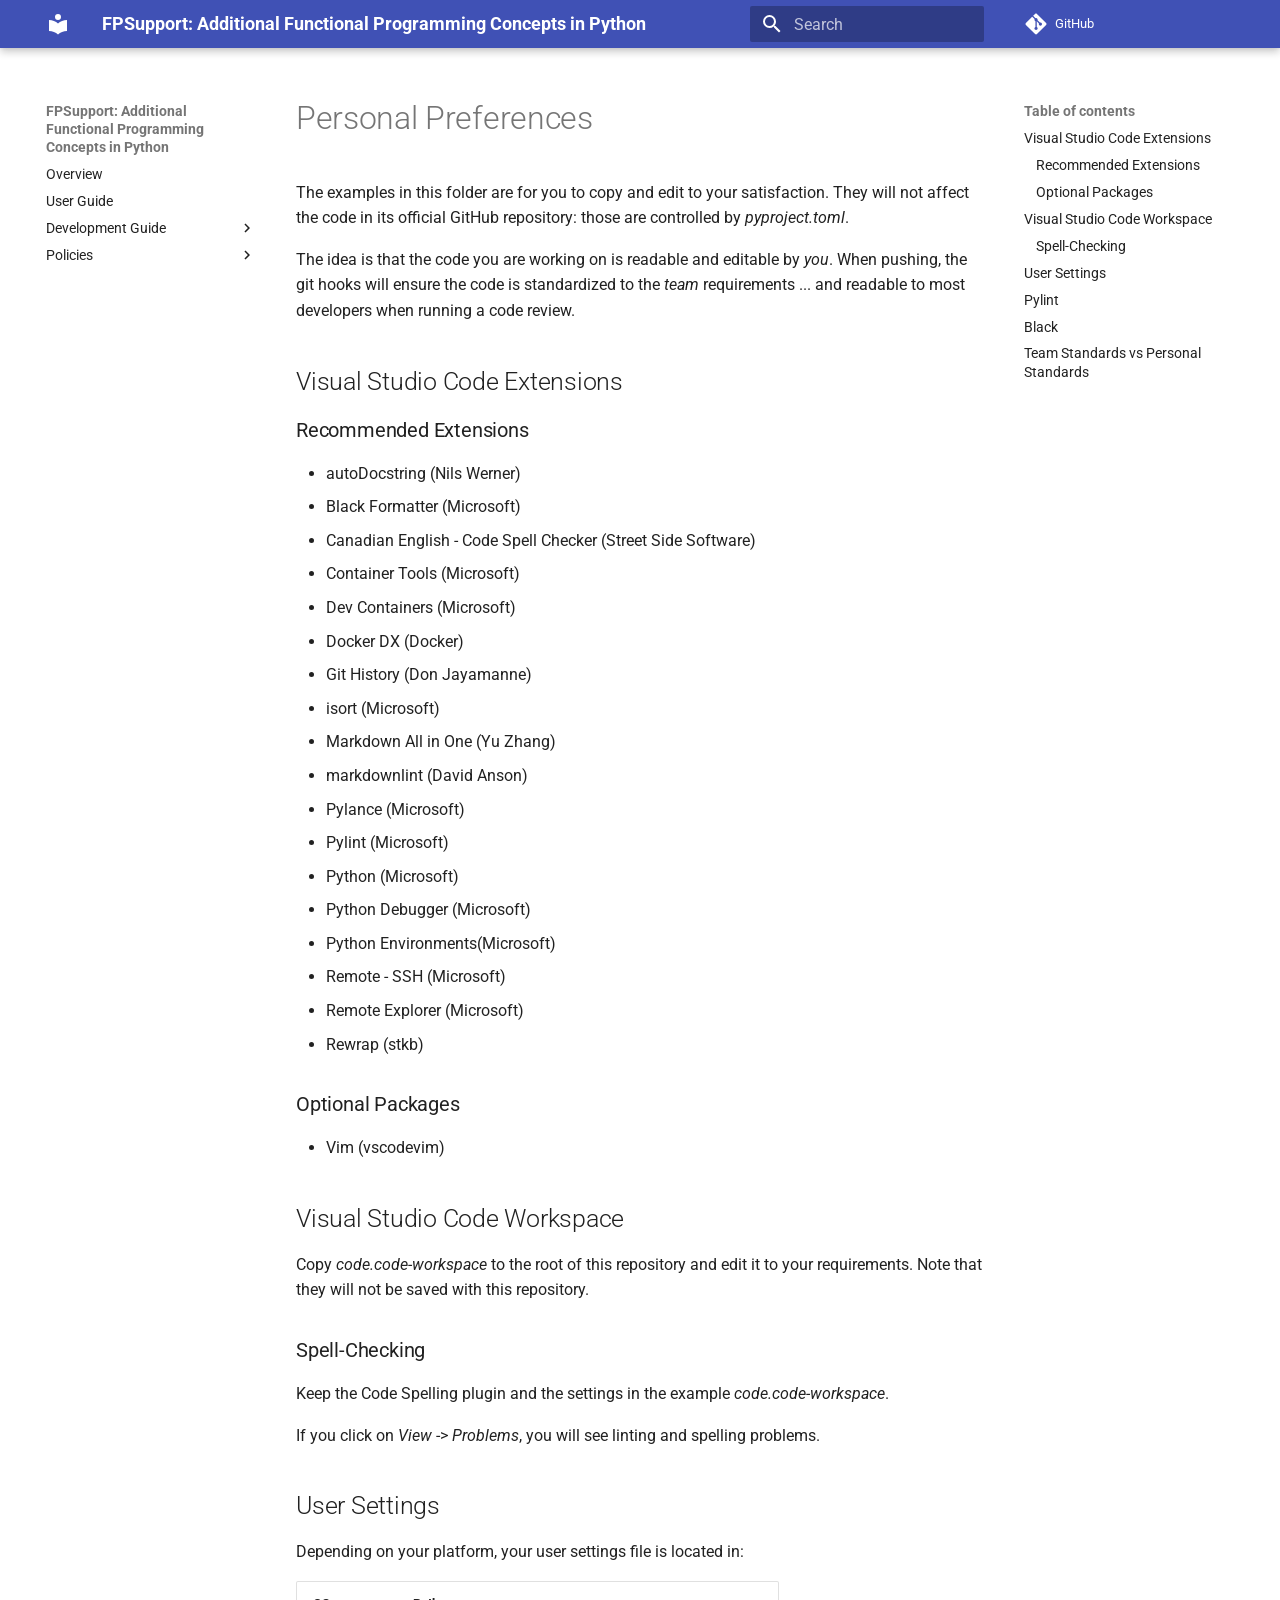
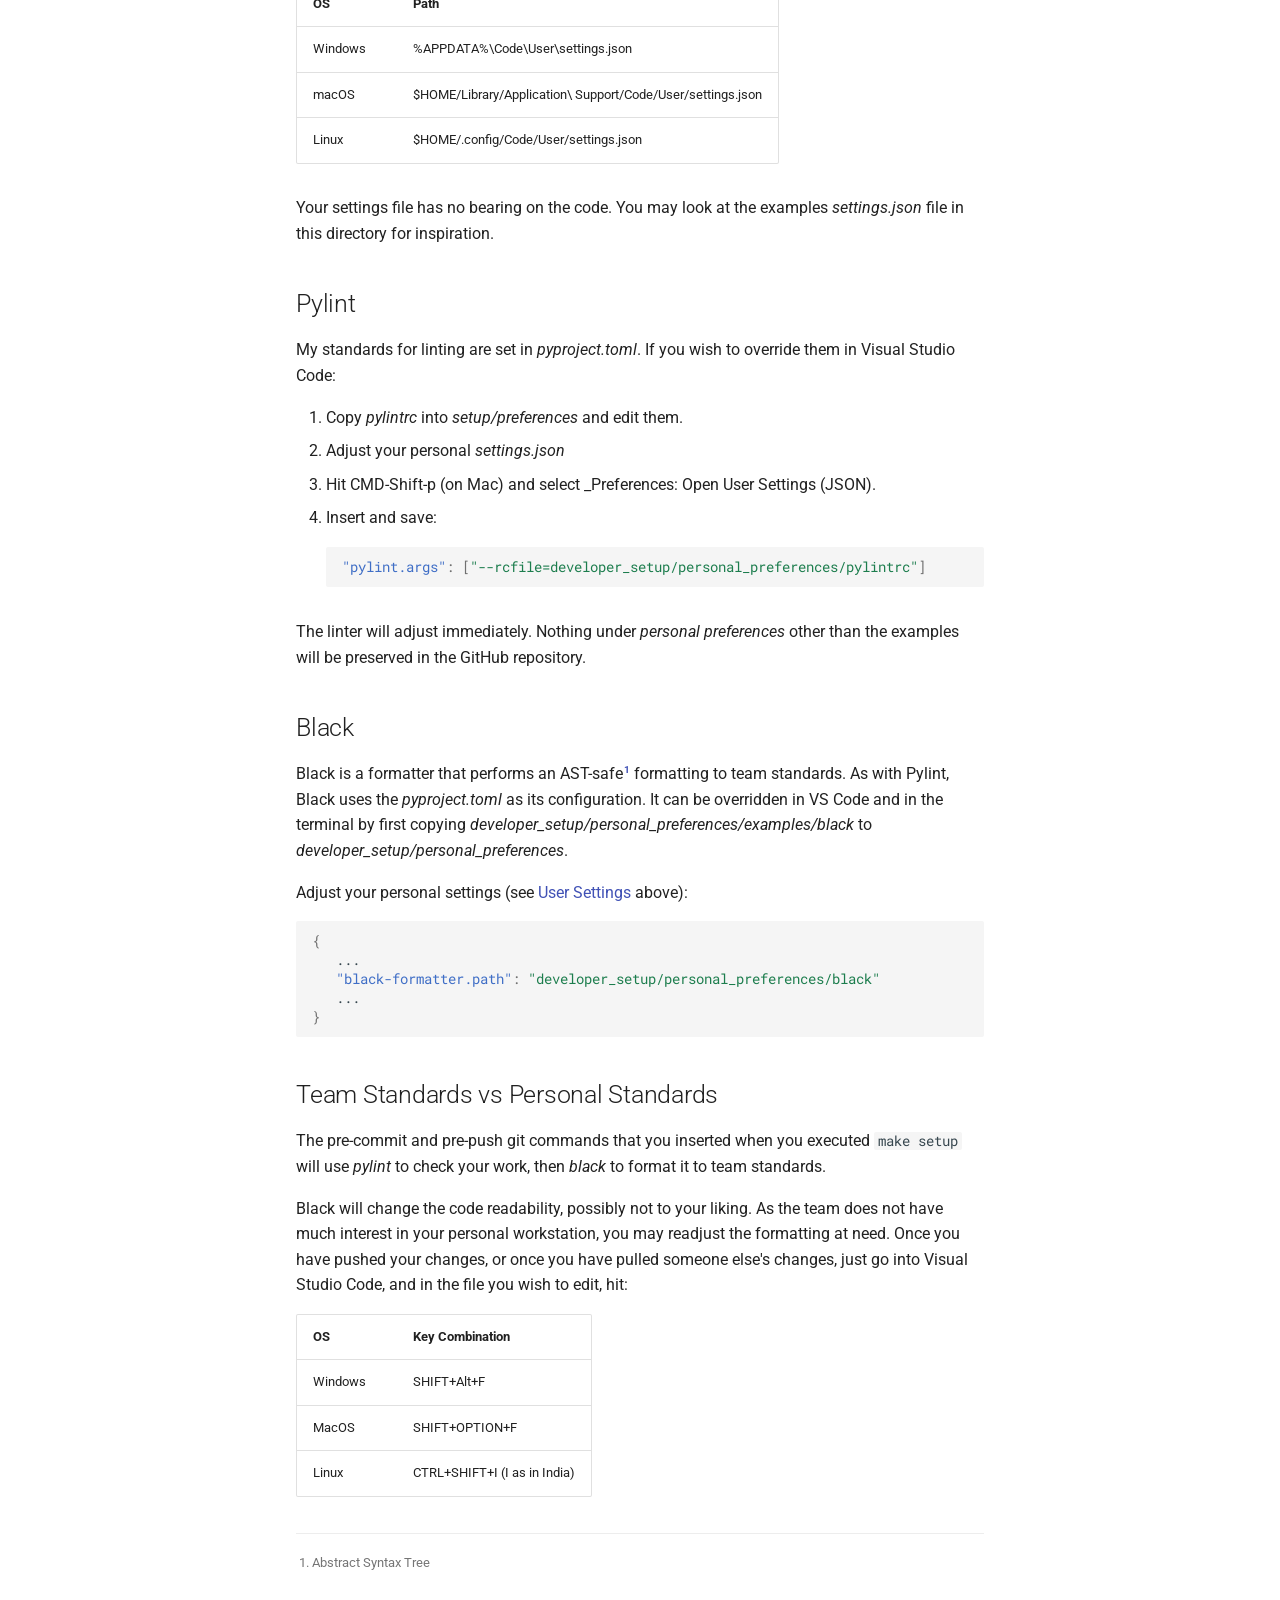
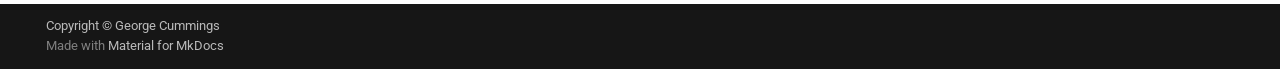
<file: setup/preferences/examples/index.html>
<!doctype html>
<html lang="en" class="no-js">
  <head>
    
      <meta charset="utf-8">
      <meta name="viewport" content="width=device-width,initial-scale=1">
      
      
      
        <link rel="canonical" href="https://pages.github.com/PentheusLennuye/fpsupport/setup/preferences/examples/">
      
      
      
      
        
      
      
      <link rel="icon" href="../../../assets/images/favicon.png">
      <meta name="generator" content="mkdocs-1.6.1, mkdocs-material-9.7.0">
    
    
      
        <title>Personal Preferences - FPSupport: Additional Functional Programming Concepts in Python</title>
      
    
    
      <link rel="stylesheet" href="../../../assets/stylesheets/main.618322db.min.css">
      
      
  
  
    
      
      
    
  
    
      
      
    
  
    
      
      
    
  
    
      
      
    
  
    
      
      
    
  
    
      
      
    
  
    
      
      
    
  
    
      
      
    
  
    
      
      
    
  
    
      
      
    
  
    
      
      
    
  
    
      
      
    
  
  
  <style>:root{--md-admonition-icon--note:url('data:image/svg+xml;charset=utf-8,%3Csvg%20xmlns%3D%22http%3A//www.w3.org/2000/svg%22%20viewBox%3D%220%200%20448%20512%22%3E%3C%21--%21%20Font%20Awesome%20Free%207.1.0%20by%20%40fontawesome%20-%20https%3A//fontawesome.com%20License%20-%20https%3A//fontawesome.com/license/free%20%28Icons%3A%20CC%20BY%204.0%2C%20Fonts%3A%20SIL%20OFL%201.1%2C%20Code%3A%20MIT%20License%29%20Copyright%202025%20Fonticons%2C%20Inc.--%3E%3Cpath%20d%3D%22M64%20480c-35.3%200-64-28.7-64-64V96c0-35.3%2028.7-64%2064-64h320c35.3%200%2064%2028.7%2064%2064v213.5c0%2017-6.7%2033.3-18.7%2045.3L322.7%20461.3c-12%2012-28.3%2018.7-45.3%2018.7zm325.5-176H296c-13.3%200-24%2010.7-24%2024v93.5z%22/%3E%3C/svg%3E');--md-admonition-icon--abstract:url('data:image/svg+xml;charset=utf-8,%3Csvg%20xmlns%3D%22http%3A//www.w3.org/2000/svg%22%20viewBox%3D%220%200%20448%20512%22%3E%3C%21--%21%20Font%20Awesome%20Free%207.1.0%20by%20%40fontawesome%20-%20https%3A//fontawesome.com%20License%20-%20https%3A//fontawesome.com/license/free%20%28Icons%3A%20CC%20BY%204.0%2C%20Fonts%3A%20SIL%20OFL%201.1%2C%20Code%3A%20MIT%20License%29%20Copyright%202025%20Fonticons%2C%20Inc.--%3E%3Cpath%20d%3D%22M384%20512H96c-53%200-96-43-96-96V96C0%2043%2043%200%2096%200h304c26.5%200%2048%2021.5%2048%2048v288c0%2020.9-13.4%2038.7-32%2045.3V448c17.7%200%2032%2014.3%2032%2032s-14.3%2032-32%2032zM96%20384c-17.7%200-32%2014.3-32%2032s14.3%2032%2032%2032h256v-64zm32-232c0%2013.3%2010.7%2024%2024%2024h176c13.3%200%2024-10.7%2024-24s-10.7-24-24-24H152c-13.3%200-24%2010.7-24%2024m24%2072c-13.3%200-24%2010.7-24%2024s10.7%2024%2024%2024h176c13.3%200%2024-10.7%2024-24s-10.7-24-24-24z%22/%3E%3C/svg%3E');--md-admonition-icon--info:url('data:image/svg+xml;charset=utf-8,%3Csvg%20xmlns%3D%22http%3A//www.w3.org/2000/svg%22%20viewBox%3D%220%200%20512%20512%22%3E%3C%21--%21%20Font%20Awesome%20Free%207.1.0%20by%20%40fontawesome%20-%20https%3A//fontawesome.com%20License%20-%20https%3A//fontawesome.com/license/free%20%28Icons%3A%20CC%20BY%204.0%2C%20Fonts%3A%20SIL%20OFL%201.1%2C%20Code%3A%20MIT%20License%29%20Copyright%202025%20Fonticons%2C%20Inc.--%3E%3Cpath%20d%3D%22M256%20512a256%20256%200%201%200%200-512%20256%20256%200%201%200%200%20512m-32-352a32%2032%200%201%201%2064%200%2032%2032%200%201%201-64%200m-8%2064h48c13.3%200%2024%2010.7%2024%2024v88h8c13.3%200%2024%2010.7%2024%2024s-10.7%2024-24%2024h-80c-13.3%200-24-10.7-24-24s10.7-24%2024-24h24v-64h-24c-13.3%200-24-10.7-24-24s10.7-24%2024-24%22/%3E%3C/svg%3E');--md-admonition-icon--tip:url('data:image/svg+xml;charset=utf-8,%3Csvg%20xmlns%3D%22http%3A//www.w3.org/2000/svg%22%20viewBox%3D%220%200%20512%20512%22%3E%3C%21--%21%20Font%20Awesome%20Free%207.1.0%20by%20%40fontawesome%20-%20https%3A//fontawesome.com%20License%20-%20https%3A//fontawesome.com/license/free%20%28Icons%3A%20CC%20BY%204.0%2C%20Fonts%3A%20SIL%20OFL%201.1%2C%20Code%3A%20MIT%20License%29%20Copyright%202025%20Fonticons%2C%20Inc.--%3E%3Cpath%20d%3D%22M461.2%2018.9C472.7%2024%20480%2035.4%20480%2048v416c0%2012.6-7.3%2024-18.8%2029.1s-24.8%203.2-34.3-5.1l-46.6-40.7c-43.6-38.1-98.7-60.3-156.4-63V480c0%2017.7-14.3%2032-32%2032h-32c-17.7%200-32-14.3-32-32v-96C57.3%20384%200%20326.7%200%20256s57.3-128%20128-128h84.5c61.8-.2%20121.4-22.7%20167.9-63.3L427%2024c9.4-8.3%2022.9-10.2%2034.3-5.1zM224%20320v.2c70.3%202.7%20137.8%2028.5%20192%2073.4V118.3c-54.2%2044.9-121.7%2070.7-192%2073.4z%22/%3E%3C/svg%3E');--md-admonition-icon--success:url('data:image/svg+xml;charset=utf-8,%3Csvg%20xmlns%3D%22http%3A//www.w3.org/2000/svg%22%20viewBox%3D%220%200%20448%20512%22%3E%3C%21--%21%20Font%20Awesome%20Free%207.1.0%20by%20%40fontawesome%20-%20https%3A//fontawesome.com%20License%20-%20https%3A//fontawesome.com/license/free%20%28Icons%3A%20CC%20BY%204.0%2C%20Fonts%3A%20SIL%20OFL%201.1%2C%20Code%3A%20MIT%20License%29%20Copyright%202025%20Fonticons%2C%20Inc.--%3E%3Cpath%20d%3D%22M434.8%2070.1c14.3%2010.4%2017.5%2030.4%207.1%2044.7l-256%20352c-5.5%207.6-14%2012.3-23.4%2013.1s-18.5-2.7-25.1-9.3l-128-128c-12.5-12.5-12.5-32.8%200-45.3s32.8-12.5%2045.3%200l101.5%20101.5%20234-321.7c10.4-14.3%2030.4-17.5%2044.7-7.1z%22/%3E%3C/svg%3E');--md-admonition-icon--question:url('data:image/svg+xml;charset=utf-8,%3Csvg%20xmlns%3D%22http%3A//www.w3.org/2000/svg%22%20viewBox%3D%220%200%20512%20512%22%3E%3C%21--%21%20Font%20Awesome%20Free%207.1.0%20by%20%40fontawesome%20-%20https%3A//fontawesome.com%20License%20-%20https%3A//fontawesome.com/license/free%20%28Icons%3A%20CC%20BY%204.0%2C%20Fonts%3A%20SIL%20OFL%201.1%2C%20Code%3A%20MIT%20License%29%20Copyright%202025%20Fonticons%2C%20Inc.--%3E%3Cpath%20d%3D%22M256%20512a256%20256%200%201%200%200-512%20256%20256%200%201%200%200%20512m0-336c-17.7%200-32%2014.3-32%2032%200%2013.3-10.7%2024-24%2024s-24-10.7-24-24c0-44.2%2035.8-80%2080-80s80%2035.8%2080%2080c0%2047.2-36%2067.2-56%2074.5v3.8c0%2013.3-10.7%2024-24%2024s-24-10.7-24-24v-8.1c0-20.5%2014.8-35.2%2030.1-40.2%206.4-2.1%2013.2-5.5%2018.2-10.3%204.3-4.2%207.7-10%207.7-19.6%200-17.7-14.3-32-32-32zm-32%20192a32%2032%200%201%201%2064%200%2032%2032%200%201%201-64%200%22/%3E%3C/svg%3E');--md-admonition-icon--warning:url('data:image/svg+xml;charset=utf-8,%3Csvg%20xmlns%3D%22http%3A//www.w3.org/2000/svg%22%20viewBox%3D%220%200%20512%20512%22%3E%3C%21--%21%20Font%20Awesome%20Free%207.1.0%20by%20%40fontawesome%20-%20https%3A//fontawesome.com%20License%20-%20https%3A//fontawesome.com/license/free%20%28Icons%3A%20CC%20BY%204.0%2C%20Fonts%3A%20SIL%20OFL%201.1%2C%20Code%3A%20MIT%20License%29%20Copyright%202025%20Fonticons%2C%20Inc.--%3E%3Cpath%20d%3D%22M256%200c14.7%200%2028.2%208.1%2035.2%2021l216%20400c6.7%2012.4%206.4%2027.4-.8%2039.5S486.1%20480%20472%20480H40c-14.1%200-27.2-7.4-34.4-19.5s-7.5-27.1-.8-39.5l216-400c7-12.9%2020.5-21%2035.2-21m0%20352a32%2032%200%201%200%200%2064%2032%2032%200%201%200%200-64m0-192c-18.2%200-32.7%2015.5-31.4%2033.7l7.4%20104c.9%2012.5%2011.4%2022.3%2023.9%2022.3%2012.6%200%2023-9.7%2023.9-22.3l7.4-104c1.3-18.2-13.1-33.7-31.4-33.7z%22/%3E%3C/svg%3E');--md-admonition-icon--failure:url('data:image/svg+xml;charset=utf-8,%3Csvg%20xmlns%3D%22http%3A//www.w3.org/2000/svg%22%20viewBox%3D%220%200%20576%20512%22%3E%3C%21--%21%20Font%20Awesome%20Free%207.1.0%20by%20%40fontawesome%20-%20https%3A//fontawesome.com%20License%20-%20https%3A//fontawesome.com/license/free%20%28Icons%3A%20CC%20BY%204.0%2C%20Fonts%3A%20SIL%20OFL%201.1%2C%20Code%3A%20MIT%20License%29%20Copyright%202025%20Fonticons%2C%20Inc.--%3E%3Cpath%20d%3D%22M480-16c6.9%200%2013%204.4%2015.2%2010.9l13.5%2040.4%2040.4%2013.5C555.6%2051%20560%2057.1%20560%2064s-4.4%2013-10.9%2015.2l-40.4%2013.5-13.5%2040.4c-2.2%206.5-8.3%2010.9-15.2%2010.9s-13-4.4-15.2-10.9l-13.5-40.4-40.4-13.5C404.4%2077%20400%2070.9%20400%2064s4.4-13%2010.9-15.2l40.4-13.5%2013.5-40.4C467-11.6%20473.1-16%20480-16M321.4%2097.4c12.5-12.5%2032.8-12.5%2045.3%200l80%2080c12.5%2012.5%2012.5%2032.8%200%2045.3l-10.9%2010.9c7.9%2022%2012.2%2045.7%2012.2%2070.5%200%20114.9-93.1%20208-208%20208S32%20418.9%2032%20304%20125.1%2096%20240%2096c24.7%200%2048.5%204.3%2070.5%2012.3zM144%20304c0-53%2043-96%2096-96%2013.3%200%2024-10.7%2024-24s-10.7-24-24-24c-79.5%200-144%2064.5-144%20144%200%2013.3%2010.7%2024%2024%2024s24-10.7%2024-24%22/%3E%3C/svg%3E');--md-admonition-icon--danger:url('data:image/svg+xml;charset=utf-8,%3Csvg%20xmlns%3D%22http%3A//www.w3.org/2000/svg%22%20viewBox%3D%220%200%20512%20512%22%3E%3C%21--%21%20Font%20Awesome%20Free%207.1.0%20by%20%40fontawesome%20-%20https%3A//fontawesome.com%20License%20-%20https%3A//fontawesome.com/license/free%20%28Icons%3A%20CC%20BY%204.0%2C%20Fonts%3A%20SIL%20OFL%201.1%2C%20Code%3A%20MIT%20License%29%20Copyright%202025%20Fonticons%2C%20Inc.--%3E%3Cpath%20d%3D%22M416%20427.4c58.5-44%2096-111.6%2096-187.4C512%20107.5%20397.4%200%20256%200S0%20107.5%200%20240c0%2075.8%2037.5%20143.4%2096%20187.4V464c0%2026.5%2021.5%2048%2048%2048h32v-40c0-13.3%2010.7-24%2024-24s24%2010.7%2024%2024v40h64v-40c0-13.3%2010.7-24%2024-24s24%2010.7%2024%2024v40h32c26.5%200%2048-21.5%2048-48zM96%20256a64%2064%200%201%201%20128%200%2064%2064%200%201%201-128%200m256-64a64%2064%200%201%201%200%20128%2064%2064%200%201%201%200-128%22/%3E%3C/svg%3E');--md-admonition-icon--bug:url('data:image/svg+xml;charset=utf-8,%3Csvg%20xmlns%3D%22http%3A//www.w3.org/2000/svg%22%20viewBox%3D%220%200%20640%20512%22%3E%3C%21--%21%20Font%20Awesome%20Free%207.1.0%20by%20%40fontawesome%20-%20https%3A//fontawesome.com%20License%20-%20https%3A//fontawesome.com/license/free%20%28Icons%3A%20CC%20BY%204.0%2C%20Fonts%3A%20SIL%20OFL%201.1%2C%20Code%3A%20MIT%20License%29%20Copyright%202025%20Fonticons%2C%20Inc.--%3E%3Cpath%20d%3D%22M352%200c0-17.7-14.3-32-32-32s-32%2014.3-32%2032v64h-96c-53%200-96%2043-96%2096v224c0%2053%2043%2096%2096%2096h256c53%200%2096-43%2096-96V160c0-53-43-96-96-96h-96zM160%20368c0-13.3%2010.7-24%2024-24h32c13.3%200%2024%2010.7%2024%2024s-10.7%2024-24%2024h-32c-13.3%200-24-10.7-24-24m120%200c0-13.3%2010.7-24%2024-24h32c13.3%200%2024%2010.7%2024%2024s-10.7%2024-24%2024h-32c-13.3%200-24-10.7-24-24m120%200c0-13.3%2010.7-24%2024-24h32c13.3%200%2024%2010.7%2024%2024s-10.7%2024-24%2024h-32c-13.3%200-24-10.7-24-24M224%20176a48%2048%200%201%201%200%2096%2048%2048%200%201%201%200-96m144%2048a48%2048%200%201%201%2096%200%2048%2048%200%201%201-96%200m-304%200c0-17.7-14.3-32-32-32S0%20206.3%200%20224v96c0%2017.7%2014.3%2032%2032%2032s32-14.3%2032-32zm544-32c-17.7%200-32%2014.3-32%2032v96c0%2017.7%2014.3%2032%2032%2032s32-14.3%2032-32v-96c0-17.7-14.3-32-32-32%22/%3E%3C/svg%3E');--md-admonition-icon--example:url('data:image/svg+xml;charset=utf-8,%3Csvg%20xmlns%3D%22http%3A//www.w3.org/2000/svg%22%20viewBox%3D%220%200%20448%20512%22%3E%3C%21--%21%20Font%20Awesome%20Free%207.1.0%20by%20%40fontawesome%20-%20https%3A//fontawesome.com%20License%20-%20https%3A//fontawesome.com/license/free%20%28Icons%3A%20CC%20BY%204.0%2C%20Fonts%3A%20SIL%20OFL%201.1%2C%20Code%3A%20MIT%20License%29%20Copyright%202025%20Fonticons%2C%20Inc.--%3E%3Cpath%20d%3D%22M288%200H128c-17.7%200-32%2014.3-32%2032s14.3%2032%2032%2032v151.5L7.5%20426.3C2.6%20435%200%20444.7%200%20454.7%200%20486.4%2025.6%20512%2057.3%20512h333.4c31.6%200%2057.3-25.6%2057.3-57.3%200-10-2.6-19.8-7.5-28.4L320%20215.5V64c17.7%200%2032-14.3%2032-32S337.7%200%20320%200zm-96%20215.5V64h64v151.5c0%2011.1%202.9%2022.1%208.4%2031.8L306%20320H142l41.6-72.7c5.5-9.7%208.4-20.6%208.4-31.8%22/%3E%3C/svg%3E');--md-admonition-icon--quote:url('data:image/svg+xml;charset=utf-8,%3Csvg%20xmlns%3D%22http%3A//www.w3.org/2000/svg%22%20viewBox%3D%220%200%20448%20512%22%3E%3C%21--%21%20Font%20Awesome%20Free%207.1.0%20by%20%40fontawesome%20-%20https%3A//fontawesome.com%20License%20-%20https%3A//fontawesome.com/license/free%20%28Icons%3A%20CC%20BY%204.0%2C%20Fonts%3A%20SIL%20OFL%201.1%2C%20Code%3A%20MIT%20License%29%20Copyright%202025%20Fonticons%2C%20Inc.--%3E%3Cpath%20d%3D%22M0%20216C0%20149.7%2053.7%2096%20120%2096h8c17.7%200%2032%2014.3%2032%2032s-14.3%2032-32%2032h-8c-30.9%200-56%2025.1-56%2056v8h64c35.3%200%2064%2028.7%2064%2064v64c0%2035.3-28.7%2064-64%2064H64c-35.3%200-64-28.7-64-64zm256%200c0-66.3%2053.7-120%20120-120h8c17.7%200%2032%2014.3%2032%2032s-14.3%2032-32%2032h-8c-30.9%200-56%2025.1-56%2056v8h64c35.3%200%2064%2028.7%2064%2064v64c0%2035.3-28.7%2064-64%2064h-64c-35.3%200-64-28.7-64-64z%22/%3E%3C/svg%3E');}</style>



    
    
      
    
    
      
        
        
        <link rel="preconnect" href="https://fonts.gstatic.com" crossorigin>
        <link rel="stylesheet" href="https://fonts.googleapis.com/css?family=Roboto:300,300i,400,400i,700,700i%7CRoboto+Mono:400,400i,700,700i&display=fallback">
        <style>:root{--md-text-font:"Roboto";--md-code-font:"Roboto Mono"}</style>
      
    
    
      <link rel="stylesheet" href="../../../assets/_mkdocstrings.css">
    
      <link rel="stylesheet" href="../../../css/extra.css">
    
    <script>__md_scope=new URL("../../..",location),__md_hash=e=>[...e].reduce(((e,_)=>(e<<5)-e+_.charCodeAt(0)),0),__md_get=(e,_=localStorage,t=__md_scope)=>JSON.parse(_.getItem(t.pathname+"."+e)),__md_set=(e,_,t=localStorage,a=__md_scope)=>{try{t.setItem(a.pathname+"."+e,JSON.stringify(_))}catch(e){}}</script>
    
      

    
    
  </head>
  
  
    <body dir="ltr">
  
    
    <input class="md-toggle" data-md-toggle="drawer" type="checkbox" id="__drawer" autocomplete="off">
    <input class="md-toggle" data-md-toggle="search" type="checkbox" id="__search" autocomplete="off">
    <label class="md-overlay" for="__drawer"></label>
    <div data-md-component="skip">
      
        
        <a href="#personal-preferences" class="md-skip">
          Skip to content
        </a>
      
    </div>
    <div data-md-component="announce">
      
    </div>
    
    
      

  

<header class="md-header md-header--shadow" data-md-component="header">
  <nav class="md-header__inner md-grid" aria-label="Header">
    <a href="../../.." title="FPSupport: Additional Functional Programming Concepts in Python" class="md-header__button md-logo" aria-label="FPSupport: Additional Functional Programming Concepts in Python" data-md-component="logo">
      
  
  <svg xmlns="http://www.w3.org/2000/svg" viewBox="0 0 24 24"><path d="M12 8a3 3 0 0 0 3-3 3 3 0 0 0-3-3 3 3 0 0 0-3 3 3 3 0 0 0 3 3m0 3.54C9.64 9.35 6.5 8 3 8v11c3.5 0 6.64 1.35 9 3.54 2.36-2.19 5.5-3.54 9-3.54V8c-3.5 0-6.64 1.35-9 3.54"/></svg>

    </a>
    <label class="md-header__button md-icon" for="__drawer">
      
      <svg xmlns="http://www.w3.org/2000/svg" viewBox="0 0 24 24"><path d="M3 6h18v2H3zm0 5h18v2H3zm0 5h18v2H3z"/></svg>
    </label>
    <div class="md-header__title" data-md-component="header-title">
      <div class="md-header__ellipsis">
        <div class="md-header__topic">
          <span class="md-ellipsis">
            FPSupport: Additional Functional Programming Concepts in Python
          </span>
        </div>
        <div class="md-header__topic" data-md-component="header-topic">
          <span class="md-ellipsis">
            
              Personal Preferences
            
          </span>
        </div>
      </div>
    </div>
    
    
      <script>var palette=__md_get("__palette");if(palette&&palette.color){if("(prefers-color-scheme)"===palette.color.media){var media=matchMedia("(prefers-color-scheme: light)"),input=document.querySelector(media.matches?"[data-md-color-media='(prefers-color-scheme: light)']":"[data-md-color-media='(prefers-color-scheme: dark)']");palette.color.media=input.getAttribute("data-md-color-media"),palette.color.scheme=input.getAttribute("data-md-color-scheme"),palette.color.primary=input.getAttribute("data-md-color-primary"),palette.color.accent=input.getAttribute("data-md-color-accent")}for(var[key,value]of Object.entries(palette.color))document.body.setAttribute("data-md-color-"+key,value)}</script>
    
    
    
      
      
        <label class="md-header__button md-icon" for="__search">
          
          <svg xmlns="http://www.w3.org/2000/svg" viewBox="0 0 24 24"><path d="M9.5 3A6.5 6.5 0 0 1 16 9.5c0 1.61-.59 3.09-1.56 4.23l.27.27h.79l5 5-1.5 1.5-5-5v-.79l-.27-.27A6.52 6.52 0 0 1 9.5 16 6.5 6.5 0 0 1 3 9.5 6.5 6.5 0 0 1 9.5 3m0 2C7 5 5 7 5 9.5S7 14 9.5 14 14 12 14 9.5 12 5 9.5 5"/></svg>
        </label>
        <div class="md-search" data-md-component="search" role="dialog">
  <label class="md-search__overlay" for="__search"></label>
  <div class="md-search__inner" role="search">
    <form class="md-search__form" name="search">
      <input type="text" class="md-search__input" name="query" aria-label="Search" placeholder="Search" autocapitalize="off" autocorrect="off" autocomplete="off" spellcheck="false" data-md-component="search-query" required>
      <label class="md-search__icon md-icon" for="__search">
        
        <svg xmlns="http://www.w3.org/2000/svg" viewBox="0 0 24 24"><path d="M9.5 3A6.5 6.5 0 0 1 16 9.5c0 1.61-.59 3.09-1.56 4.23l.27.27h.79l5 5-1.5 1.5-5-5v-.79l-.27-.27A6.52 6.52 0 0 1 9.5 16 6.5 6.5 0 0 1 3 9.5 6.5 6.5 0 0 1 9.5 3m0 2C7 5 5 7 5 9.5S7 14 9.5 14 14 12 14 9.5 12 5 9.5 5"/></svg>
        
        <svg xmlns="http://www.w3.org/2000/svg" viewBox="0 0 24 24"><path d="M20 11v2H8l5.5 5.5-1.42 1.42L4.16 12l7.92-7.92L13.5 5.5 8 11z"/></svg>
      </label>
      <nav class="md-search__options" aria-label="Search">
        
        <button type="reset" class="md-search__icon md-icon" title="Clear" aria-label="Clear" tabindex="-1">
          
          <svg xmlns="http://www.w3.org/2000/svg" viewBox="0 0 24 24"><path d="M19 6.41 17.59 5 12 10.59 6.41 5 5 6.41 10.59 12 5 17.59 6.41 19 12 13.41 17.59 19 19 17.59 13.41 12z"/></svg>
        </button>
      </nav>
      
    </form>
    <div class="md-search__output">
      <div class="md-search__scrollwrap" tabindex="0" data-md-scrollfix>
        <div class="md-search-result" data-md-component="search-result">
          <div class="md-search-result__meta">
            Initializing search
          </div>
          <ol class="md-search-result__list" role="presentation"></ol>
        </div>
      </div>
    </div>
  </div>
</div>
      
    
    
      <div class="md-header__source">
        <a href="https://github.com/PentheusLennuye/fpsupport.git" title="Go to repository" class="md-source" data-md-component="source">
  <div class="md-source__icon md-icon">
    
    <svg xmlns="http://www.w3.org/2000/svg" viewBox="0 0 448 512"><!--! Font Awesome Free 7.1.0 by @fontawesome - https://fontawesome.com License - https://fontawesome.com/license/free (Icons: CC BY 4.0, Fonts: SIL OFL 1.1, Code: MIT License) Copyright 2025 Fonticons, Inc.--><path d="M439.6 236.1 244 40.5c-5.4-5.5-12.8-8.5-20.4-8.5s-15 3-20.4 8.4L162.5 81l51.5 51.5c27.1-9.1 52.7 16.8 43.4 43.7l49.7 49.7c34.2-11.8 61.2 31 35.5 56.7-26.5 26.5-70.2-2.9-56-37.3L240.3 199v121.9c25.3 12.5 22.3 41.8 9.1 55-6.4 6.4-15.2 10.1-24.3 10.1s-17.8-3.6-24.3-10.1c-17.6-17.6-11.1-46.9 11.2-56v-123c-20.8-8.5-24.6-30.7-18.6-45L142.6 101 8.5 235.1C3 240.6 0 247.9 0 255.5s3 15 8.5 20.4l195.6 195.7c5.4 5.4 12.7 8.4 20.4 8.4s15-3 20.4-8.4l194.7-194.7c5.4-5.4 8.4-12.8 8.4-20.4s-3-15-8.4-20.4"/></svg>
  </div>
  <div class="md-source__repository">
    GitHub
  </div>
</a>
      </div>
    
  </nav>
  
</header>
    
    <div class="md-container" data-md-component="container">
      
      
        
          
        
      
      <main class="md-main" data-md-component="main">
        <div class="md-main__inner md-grid">
          
            
              
              <div class="md-sidebar md-sidebar--primary" data-md-component="sidebar" data-md-type="navigation" >
                <div class="md-sidebar__scrollwrap">
                  <div class="md-sidebar__inner">
                    



<nav class="md-nav md-nav--primary" aria-label="Navigation" data-md-level="0">
  <label class="md-nav__title" for="__drawer">
    <a href="../../.." title="FPSupport: Additional Functional Programming Concepts in Python" class="md-nav__button md-logo" aria-label="FPSupport: Additional Functional Programming Concepts in Python" data-md-component="logo">
      
  
  <svg xmlns="http://www.w3.org/2000/svg" viewBox="0 0 24 24"><path d="M12 8a3 3 0 0 0 3-3 3 3 0 0 0-3-3 3 3 0 0 0-3 3 3 3 0 0 0 3 3m0 3.54C9.64 9.35 6.5 8 3 8v11c3.5 0 6.64 1.35 9 3.54 2.36-2.19 5.5-3.54 9-3.54V8c-3.5 0-6.64 1.35-9 3.54"/></svg>

    </a>
    FPSupport: Additional Functional Programming Concepts in Python
  </label>
  
    <div class="md-nav__source">
      <a href="https://github.com/PentheusLennuye/fpsupport.git" title="Go to repository" class="md-source" data-md-component="source">
  <div class="md-source__icon md-icon">
    
    <svg xmlns="http://www.w3.org/2000/svg" viewBox="0 0 448 512"><!--! Font Awesome Free 7.1.0 by @fontawesome - https://fontawesome.com License - https://fontawesome.com/license/free (Icons: CC BY 4.0, Fonts: SIL OFL 1.1, Code: MIT License) Copyright 2025 Fonticons, Inc.--><path d="M439.6 236.1 244 40.5c-5.4-5.5-12.8-8.5-20.4-8.5s-15 3-20.4 8.4L162.5 81l51.5 51.5c27.1-9.1 52.7 16.8 43.4 43.7l49.7 49.7c34.2-11.8 61.2 31 35.5 56.7-26.5 26.5-70.2-2.9-56-37.3L240.3 199v121.9c25.3 12.5 22.3 41.8 9.1 55-6.4 6.4-15.2 10.1-24.3 10.1s-17.8-3.6-24.3-10.1c-17.6-17.6-11.1-46.9 11.2-56v-123c-20.8-8.5-24.6-30.7-18.6-45L142.6 101 8.5 235.1C3 240.6 0 247.9 0 255.5s3 15 8.5 20.4l195.6 195.7c5.4 5.4 12.7 8.4 20.4 8.4s15-3 20.4-8.4l194.7-194.7c5.4-5.4 8.4-12.8 8.4-20.4s-3-15-8.4-20.4"/></svg>
  </div>
  <div class="md-source__repository">
    GitHub
  </div>
</a>
    </div>
  
  <ul class="md-nav__list" data-md-scrollfix>
    
      
      
  
  
  
  
    <li class="md-nav__item">
      <a href="../../.." class="md-nav__link">
        
  
  
  <span class="md-ellipsis">
    
  
    Overview
  

    
  </span>
  
  

      </a>
    </li>
  

    
      
      
  
  
  
  
    <li class="md-nav__item">
      <a href="../../../content/user/" class="md-nav__link">
        
  
  
  <span class="md-ellipsis">
    
  
    User Guide
  

    
  </span>
  
  

      </a>
    </li>
  

    
      
      
  
  
  
  
    
    
    
    
    
    <li class="md-nav__item md-nav__item--nested">
      
        
        
        <input class="md-nav__toggle md-toggle " type="checkbox" id="__nav_3" >
        
          
          <label class="md-nav__link" for="__nav_3" id="__nav_3_label" tabindex="0">
            
  
  
  <span class="md-ellipsis">
    
  
    Development Guide
  

    
  </span>
  
  

            <span class="md-nav__icon md-icon"></span>
          </label>
        
        <nav class="md-nav" data-md-level="1" aria-labelledby="__nav_3_label" aria-expanded="false">
          <label class="md-nav__title" for="__nav_3">
            <span class="md-nav__icon md-icon"></span>
            
  
    Development Guide
  

          </label>
          <ul class="md-nav__list" data-md-scrollfix>
            
              
                
  
  
  
  
    <li class="md-nav__item">
      <a href="../../../content/CHANGELOG/" class="md-nav__link">
        
  
  
  <span class="md-ellipsis">
    
  
    Change Log
  

    
  </span>
  
  

      </a>
    </li>
  

              
            
              
                
  
  
  
  
    <li class="md-nav__item">
      <a href="../../../content/development/" class="md-nav__link">
        
  
  
  <span class="md-ellipsis">
    
  
    Contributing
  

    
  </span>
  
  

      </a>
    </li>
  

              
            
              
                
  
  
  
  
    <li class="md-nav__item">
      <a href="../../../content/release/" class="md-nav__link">
        
  
  
  <span class="md-ellipsis">
    
  
    Release Notes
  

    
  </span>
  
  

      </a>
    </li>
  

              
            
          </ul>
        </nav>
      
    </li>
  

    
      
      
  
  
  
  
    
    
    
    
    
    <li class="md-nav__item md-nav__item--nested">
      
        
        
        <input class="md-nav__toggle md-toggle " type="checkbox" id="__nav_4" >
        
          
          <label class="md-nav__link" for="__nav_4" id="__nav_4_label" tabindex="0">
            
  
  
  <span class="md-ellipsis">
    
  
    Policies
  

    
  </span>
  
  

            <span class="md-nav__icon md-icon"></span>
          </label>
        
        <nav class="md-nav" data-md-level="1" aria-labelledby="__nav_4_label" aria-expanded="false">
          <label class="md-nav__title" for="__nav_4">
            <span class="md-nav__icon md-icon"></span>
            
  
    Policies
  

          </label>
          <ul class="md-nav__list" data-md-scrollfix>
            
              
                
  
  
  
  
    <li class="md-nav__item">
      <a href="../../../content/security/" class="md-nav__link">
        
  
  
  <span class="md-ellipsis">
    
  
    Security
  

    
  </span>
  
  

      </a>
    </li>
  

              
            
              
                
  
  
  
  
    <li class="md-nav__item">
      <a href="../../../content/documentation_policy/" class="md-nav__link">
        
  
  
  <span class="md-ellipsis">
    
  
    Documentation
  

    
  </span>
  
  

      </a>
    </li>
  

              
            
              
                
  
  
  
  
    <li class="md-nav__item">
      <a href="../../../content/exception_handling/" class="md-nav__link">
        
  
  
  <span class="md-ellipsis">
    
  
    Exception Handling
  

    
  </span>
  
  

      </a>
    </li>
  

              
            
          </ul>
        </nav>
      
    </li>
  

    
  </ul>
</nav>
                  </div>
                </div>
              </div>
            
            
              
              <div class="md-sidebar md-sidebar--secondary" data-md-component="sidebar" data-md-type="toc" >
                <div class="md-sidebar__scrollwrap">
                  <div class="md-sidebar__inner">
                    

<nav class="md-nav md-nav--secondary" aria-label="Table of contents">
  
  
  
    
  
  
    <label class="md-nav__title" for="__toc">
      <span class="md-nav__icon md-icon"></span>
      Table of contents
    </label>
    <ul class="md-nav__list" data-md-component="toc" data-md-scrollfix>
      
        <li class="md-nav__item">
  <a href="#visual-studio-code-extensions" class="md-nav__link">
    <span class="md-ellipsis">
      
        Visual Studio Code Extensions
      
    </span>
  </a>
  
    <nav class="md-nav" aria-label="Visual Studio Code Extensions">
      <ul class="md-nav__list">
        
          <li class="md-nav__item">
  <a href="#recommended-extensions" class="md-nav__link">
    <span class="md-ellipsis">
      
        Recommended Extensions
      
    </span>
  </a>
  
</li>
        
          <li class="md-nav__item">
  <a href="#optional-packages" class="md-nav__link">
    <span class="md-ellipsis">
      
        Optional Packages
      
    </span>
  </a>
  
</li>
        
      </ul>
    </nav>
  
</li>
      
        <li class="md-nav__item">
  <a href="#visual-studio-code-workspace" class="md-nav__link">
    <span class="md-ellipsis">
      
        Visual Studio Code Workspace
      
    </span>
  </a>
  
    <nav class="md-nav" aria-label="Visual Studio Code Workspace">
      <ul class="md-nav__list">
        
          <li class="md-nav__item">
  <a href="#spell-checking" class="md-nav__link">
    <span class="md-ellipsis">
      
        Spell-Checking
      
    </span>
  </a>
  
</li>
        
      </ul>
    </nav>
  
</li>
      
        <li class="md-nav__item">
  <a href="#user-settings" class="md-nav__link">
    <span class="md-ellipsis">
      
        User Settings
      
    </span>
  </a>
  
</li>
      
        <li class="md-nav__item">
  <a href="#pylint" class="md-nav__link">
    <span class="md-ellipsis">
      
        Pylint
      
    </span>
  </a>
  
</li>
      
        <li class="md-nav__item">
  <a href="#black" class="md-nav__link">
    <span class="md-ellipsis">
      
        Black
      
    </span>
  </a>
  
</li>
      
        <li class="md-nav__item">
  <a href="#team-standards-vs-personal-standards" class="md-nav__link">
    <span class="md-ellipsis">
      
        Team Standards vs Personal Standards
      
    </span>
  </a>
  
</li>
      
    </ul>
  
</nav>
                  </div>
                </div>
              </div>
            
          
          
            <div class="md-content" data-md-component="content">
              
              <article class="md-content__inner md-typeset">
                
                  


  
  


<h1 id="personal-preferences">Personal Preferences<a class="headerlink" href="#personal-preferences" title="Permanent link">&para;</a></h1>
<p>The examples in this folder are for you to copy and edit to your satisfaction. They will not affect
the code in its official GitHub repository: those are controlled by <em>pyproject.toml</em>.</p>
<p>The idea is that the code you are working on is readable and editable by <em>you</em>. When pushing, the
git hooks will ensure the code is standardized to the <em>team</em> requirements ... and readable to most
developers when running a code review.</p>
<h2 id="visual-studio-code-extensions">Visual Studio Code Extensions<a class="headerlink" href="#visual-studio-code-extensions" title="Permanent link">&para;</a></h2>
<h3 id="recommended-extensions">Recommended Extensions<a class="headerlink" href="#recommended-extensions" title="Permanent link">&para;</a></h3>
<ul>
<li>autoDocstring (Nils Werner)</li>
<li>Black Formatter (Microsoft)</li>
<li>Canadian English - Code Spell Checker (Street Side Software)</li>
<li>Container Tools (Microsoft)</li>
<li>Dev Containers (Microsoft)</li>
<li>Docker DX (Docker)</li>
<li>Git History (Don Jayamanne)</li>
<li>isort (Microsoft)</li>
<li>Markdown All in One (Yu Zhang)</li>
<li>markdownlint (David Anson)</li>
<li>Pylance (Microsoft)</li>
<li>Pylint (Microsoft)</li>
<li>Python (Microsoft)</li>
<li>Python Debugger (Microsoft)</li>
<li>Python Environments(Microsoft)</li>
<li>Remote - SSH (Microsoft)</li>
<li>Remote Explorer (Microsoft)</li>
<li>Rewrap (stkb)</li>
</ul>
<h3 id="optional-packages">Optional Packages<a class="headerlink" href="#optional-packages" title="Permanent link">&para;</a></h3>
<ul>
<li>Vim (vscodevim)</li>
</ul>
<h2 id="visual-studio-code-workspace">Visual Studio Code Workspace<a class="headerlink" href="#visual-studio-code-workspace" title="Permanent link">&para;</a></h2>
<p>Copy <em>code.code-workspace</em> to the root of this repository and edit it to your requirements. Note
that they will not be saved with this repository.</p>
<h3 id="spell-checking">Spell-Checking<a class="headerlink" href="#spell-checking" title="Permanent link">&para;</a></h3>
<p>Keep the Code Spelling plugin and the settings in the example <em>code.code-workspace</em>.</p>
<p>If you click on <em>View</em> -&gt; <em>Problems</em>, you will see linting and spelling problems.</p>
<h2 id="user-settings">User Settings<a class="headerlink" href="#user-settings" title="Permanent link">&para;</a></h2>
<p>Depending on your platform, your user settings file is located in:</p>
<table>
<thead>
<tr>
<th>OS</th>
<th>Path</th>
</tr>
</thead>
<tbody>
<tr>
<td>Windows</td>
<td>%APPDATA%\Code\User\settings.json</td>
</tr>
<tr>
<td>macOS</td>
<td>$HOME/Library/Application\ Support/Code/User/settings.json</td>
</tr>
<tr>
<td>Linux</td>
<td>$HOME/.config/Code/User/settings.json</td>
</tr>
</tbody>
</table>
<p>Your settings file has no bearing on the code. You may look at the examples <em>settings.json</em> file
in this directory for inspiration.</p>
<h2 id="pylint">Pylint<a class="headerlink" href="#pylint" title="Permanent link">&para;</a></h2>
<p>My standards for linting are set in <em>pyproject.toml</em>. If you wish to override them in Visual Studio
Code:</p>
<ol>
<li>Copy <em>pylintrc</em> into <em>setup/preferences</em> and edit them.</li>
<li>Adjust your personal <em>settings.json</em></li>
<li>Hit CMD-Shift-p (on Mac) and select _Preferences: Open User Settings (JSON).</li>
<li>Insert and save:
      <div class="highlight"><pre><span></span><code><a id="__codelineno-0-1" name="__codelineno-0-1" href="#__codelineno-0-1"></a><span class="nt">&quot;pylint.args&quot;</span><span class="p">:</span><span class="w"> </span><span class="p">[</span><span class="s2">&quot;--rcfile=developer_setup/personal_preferences/pylintrc&quot;</span><span class="p">]</span>
</code></pre></div></li>
</ol>
<p>The linter will adjust immediately. Nothing under <em>personal preferences</em> other than the examples
will be preserved in the GitHub repository.</p>
<h2 id="black">Black<a class="headerlink" href="#black" title="Permanent link">&para;</a></h2>
<p>Black is a formatter that performs an AST-safe<sup id="fnref:1"><a class="footnote-ref" href="#fn:1">1</a></sup> formatting to team standards. As with Pylint,
Black uses the <em>pyproject.toml</em> as its configuration. It can be overridden in VS Code and in the
terminal by first copying <em>developer_setup/personal_preferences/examples/black</em> to
<em>developer_setup/personal_preferences</em>.</p>
<p>Adjust your personal settings (see <a href="#user-settings">User Settings</a> above):
<div class="highlight"><pre><span></span><code><a id="__codelineno-1-1" name="__codelineno-1-1" href="#__codelineno-1-1"></a><span class="p">{</span>
<a id="__codelineno-1-2" name="__codelineno-1-2" href="#__codelineno-1-2"></a><span class="w">   </span><span class="err">...</span>
<a id="__codelineno-1-3" name="__codelineno-1-3" href="#__codelineno-1-3"></a><span class="w">   </span><span class="nt">&quot;black-formatter.path&quot;</span><span class="p">:</span><span class="w"> </span><span class="s2">&quot;developer_setup/personal_preferences/black&quot;</span>
<a id="__codelineno-1-4" name="__codelineno-1-4" href="#__codelineno-1-4"></a><span class="w">   </span><span class="err">...</span>
<a id="__codelineno-1-5" name="__codelineno-1-5" href="#__codelineno-1-5"></a><span class="p">}</span>
</code></pre></div></p>
<h2 id="team-standards-vs-personal-standards">Team Standards vs Personal Standards<a class="headerlink" href="#team-standards-vs-personal-standards" title="Permanent link">&para;</a></h2>
<p>The pre-commit and pre-push git commands that you inserted when you executed <code>make setup</code> will
use <em>pylint</em> to check your work, then <em>black</em> to format it to team standards.</p>
<p>Black will change the code readability, possibly not to your liking. As the team does not have much
interest in your personal workstation, you may readjust the formatting at need. Once you have
pushed your changes, or once you have pulled someone else's changes, just go into Visual Studio
Code, and in the file you wish to edit, hit:</p>
<table>
<thead>
<tr>
<th>OS</th>
<th>Key Combination</th>
</tr>
</thead>
<tbody>
<tr>
<td>Windows</td>
<td>SHIFT+Alt+F</td>
</tr>
<tr>
<td>MacOS</td>
<td>SHIFT+OPTION+F</td>
</tr>
<tr>
<td>Linux</td>
<td>CTRL+SHIFT+I  (I as in India)</td>
</tr>
</tbody>
</table>
<div class="footnote">
<hr />
<ol>
<li id="fn:1">
<p>Abstract Syntax Tree&#160;<a class="footnote-backref" href="#fnref:1" title="Jump back to footnote 1 in the text">&#8617;</a></p>
</li>
</ol>
</div>












                
              </article>
            </div>
          
          
<script>var target=document.getElementById(location.hash.slice(1));target&&target.name&&(target.checked=target.name.startsWith("__tabbed_"))</script>
        </div>
        
      </main>
      
        <footer class="md-footer">
  
  <div class="md-footer-meta md-typeset">
    <div class="md-footer-meta__inner md-grid">
      <div class="md-copyright">
  
    <div class="md-copyright__highlight">
      Copyright &copy; George Cummings
    </div>
  
  
    Made with
    <a href="https://squidfunk.github.io/mkdocs-material/" target="_blank" rel="noopener">
      Material for MkDocs
    </a>
  
</div>
      
    </div>
  </div>
</footer>
      
    </div>
    <div class="md-dialog" data-md-component="dialog">
      <div class="md-dialog__inner md-typeset"></div>
    </div>
    
    
    
      
      
      <script id="__config" type="application/json">{"annotate": null, "base": "../../..", "features": [], "search": "../../../assets/javascripts/workers/search.7a47a382.min.js", "tags": null, "translations": {"clipboard.copied": "Copied to clipboard", "clipboard.copy": "Copy to clipboard", "search.result.more.one": "1 more on this page", "search.result.more.other": "# more on this page", "search.result.none": "No matching documents", "search.result.one": "1 matching document", "search.result.other": "# matching documents", "search.result.placeholder": "Type to start searching", "search.result.term.missing": "Missing", "select.version": "Select version"}, "version": null}</script>
    
    
      <script src="../../../assets/javascripts/bundle.e71a0d61.min.js"></script>
      
    
  </body>
</html>
</file>
<file: assets/_mkdocstrings.css>
/* Avoid breaking parameter names, etc. in table cells. */
.doc-contents td code {
  word-break: normal !important;
}

/* No line break before first paragraph of descriptions. */
.doc-md-description,
.doc-md-description>p:first-child {
  display: inline;
}

/* No text transformation from Material for MkDocs for H5 headings. */
.md-typeset h5 .doc-object-name {
  text-transform: none;
}

/* Max width for docstring sections tables. */
.doc .md-typeset__table,
.doc .md-typeset__table table {
  display: table !important;
  width: 100%;
}

.doc .md-typeset__table tr {
  display: table-row;
}

/* Defaults in Spacy table style. */
.doc-param-default {
  float: right;
}

/* Parameter headings must be inline, not blocks. */
.doc-heading-parameter {
  display: inline;
}

/* Default font size for parameter headings. */
.md-typeset .doc-heading-parameter {
  font-size: inherit;
}

/* Prefer space on the right, not the left of parameter permalinks. */
.doc-heading-parameter .headerlink {
  margin-left: 0 !important;
  margin-right: 0.2rem;
}

/* Backward-compatibility: docstring section titles in bold. */
.doc-section-title {
  font-weight: bold;
}

/* Backlinks crumb separator. */
.doc-backlink-crumb {
  display: inline-flex;
  gap: .2rem;
  white-space: nowrap;
  align-items: center;
  vertical-align: middle;
}
.doc-backlink-crumb:not(:first-child)::before {
  background-color: var(--md-default-fg-color--lighter);
  content: "";
  display: inline;
  height: 1rem;
  --md-path-icon: url('data:image/svg+xml;charset=utf-8,<svg xmlns="http://www.w3.org/2000/svg" viewBox="0 0 24 24"><path d="M8.59 16.58 13.17 12 8.59 7.41 10 6l6 6-6 6z"/></svg>');
  -webkit-mask-image: var(--md-path-icon);
  mask-image: var(--md-path-icon);
  width: 1rem;
}
.doc-backlink-crumb.last {
  font-weight: bold;
}

/* Symbols in Navigation and ToC. */
:root, :host,
[data-md-color-scheme="default"] {
  --doc-symbol-parameter-fg-color: #df50af;
  --doc-symbol-attribute-fg-color: #953800;
  --doc-symbol-function-fg-color: #8250df;
  --doc-symbol-method-fg-color: #8250df;
  --doc-symbol-class-fg-color: #0550ae;
  --doc-symbol-module-fg-color: #5cad0f;

  --doc-symbol-parameter-bg-color: #df50af1a;
  --doc-symbol-attribute-bg-color: #9538001a;
  --doc-symbol-function-bg-color: #8250df1a;
  --doc-symbol-method-bg-color: #8250df1a;
  --doc-symbol-class-bg-color: #0550ae1a;
  --doc-symbol-module-bg-color: #5cad0f1a;
}

[data-md-color-scheme="slate"] {
  --doc-symbol-parameter-fg-color: #ffa8cc;
  --doc-symbol-attribute-fg-color: #ffa657;
  --doc-symbol-function-fg-color: #d2a8ff;
  --doc-symbol-method-fg-color: #d2a8ff;
  --doc-symbol-class-fg-color: #79c0ff;
  --doc-symbol-module-fg-color: #baff79;

  --doc-symbol-parameter-bg-color: #ffa8cc1a;
  --doc-symbol-attribute-bg-color: #ffa6571a;
  --doc-symbol-function-bg-color: #d2a8ff1a;
  --doc-symbol-method-bg-color: #d2a8ff1a;
  --doc-symbol-class-bg-color: #79c0ff1a;
  --doc-symbol-module-bg-color: #baff791a;
}

code.doc-symbol {
  border-radius: .1rem;
  font-size: .85em;
  padding: 0 .3em;
  font-weight: bold;
}

code.doc-symbol-parameter,
a code.doc-symbol-parameter {
  color: var(--doc-symbol-parameter-fg-color);
  background-color: var(--doc-symbol-parameter-bg-color);
}

code.doc-symbol-parameter::after {
  content: "param";
}

code.doc-symbol-attribute,
a code.doc-symbol-attribute {
  color: var(--doc-symbol-attribute-fg-color);
  background-color: var(--doc-symbol-attribute-bg-color);
}

code.doc-symbol-attribute::after {
  content: "attr";
}

code.doc-symbol-function,
a code.doc-symbol-function {
  color: var(--doc-symbol-function-fg-color);
  background-color: var(--doc-symbol-function-bg-color);
}

code.doc-symbol-function::after {
  content: "func";
}

code.doc-symbol-method,
a code.doc-symbol-method {
  color: var(--doc-symbol-method-fg-color);
  background-color: var(--doc-symbol-method-bg-color);
}

code.doc-symbol-method::after {
  content: "meth";
}

code.doc-symbol-class,
a code.doc-symbol-class {
  color: var(--doc-symbol-class-fg-color);
  background-color: var(--doc-symbol-class-bg-color);
}

code.doc-symbol-class::after {
  content: "class";
}

code.doc-symbol-module,
a code.doc-symbol-module {
  color: var(--doc-symbol-module-fg-color);
  background-color: var(--doc-symbol-module-bg-color);
}

code.doc-symbol-module::after {
  content: "mod";
}

.doc-signature .autorefs {
  color: inherit;
  border-bottom: 1px dotted currentcolor;
}
</file>
<file: css/extra.css>
/* extra css for custom theming */
</file>
<file: assets/stylesheets/main.618322db.min.css>
@charset "UTF-8";html{-webkit-text-size-adjust:none;-moz-text-size-adjust:none;text-size-adjust:none;box-sizing:border-box}*,:after,:before{box-sizing:inherit}@media (prefers-reduced-motion){*,:after,:before{transition:none!important}}body{margin:0}a,button,input,label{-webkit-tap-highlight-color:transparent}a{color:inherit;text-decoration:none}hr{border:0;box-sizing:initial;display:block;height:.05rem;overflow:visible;padding:0}small{font-size:80%}sub,sup{line-height:1em}img{border-style:none}table{border-collapse:initial;border-spacing:0}td,th{font-weight:400;vertical-align:top}button{background:#0000;border:0;font-family:inherit;font-size:inherit;margin:0;padding:0}input{border:0;outline:none}:root{--md-primary-fg-color:#4051b5;--md-primary-fg-color--light:#5d6cc0;--md-primary-fg-color--dark:#303fa1;--md-primary-bg-color:#fff;--md-primary-bg-color--light:#ffffffb3;--md-accent-fg-color:#526cfe;--md-accent-fg-color--transparent:#526cfe1a;--md-accent-bg-color:#fff;--md-accent-bg-color--light:#ffffffb3}[data-md-color-scheme=default]{color-scheme:light}[data-md-color-scheme=default] img[src$="#gh-dark-mode-only"],[data-md-color-scheme=default] img[src$="#only-dark"]{display:none}:root,[data-md-color-scheme=default]{--md-hue:225deg;--md-default-fg-color:#000000de;--md-default-fg-color--light:#0000008a;--md-default-fg-color--lighter:#00000052;--md-default-fg-color--lightest:#00000012;--md-default-bg-color:#fff;--md-default-bg-color--light:#ffffffb3;--md-default-bg-color--lighter:#ffffff4d;--md-default-bg-color--lightest:#ffffff1f;--md-code-fg-color:#36464e;--md-code-bg-color:#f5f5f5;--md-code-bg-color--light:#f5f5f5b3;--md-code-bg-color--lighter:#f5f5f54d;--md-code-hl-color:#4287ff;--md-code-hl-color--light:#4287ff1a;--md-code-hl-number-color:#d52a2a;--md-code-hl-special-color:#db1457;--md-code-hl-function-color:#a846b9;--md-code-hl-constant-color:#6e59d9;--md-code-hl-keyword-color:#3f6ec6;--md-code-hl-string-color:#1c7d4d;--md-code-hl-name-color:var(--md-code-fg-color);--md-code-hl-operator-color:var(--md-default-fg-color--light);--md-code-hl-punctuation-color:var(--md-default-fg-color--light);--md-code-hl-comment-color:var(--md-default-fg-color--light);--md-code-hl-generic-color:var(--md-default-fg-color--light);--md-code-hl-variable-color:var(--md-default-fg-color--light);--md-typeset-color:var(--md-default-fg-color);--md-typeset-a-color:var(--md-primary-fg-color);--md-typeset-del-color:#f5503d26;--md-typeset-ins-color:#0bd57026;--md-typeset-kbd-color:#fafafa;--md-typeset-kbd-accent-color:#fff;--md-typeset-kbd-border-color:#b8b8b8;--md-typeset-mark-color:#ffff0080;--md-typeset-table-color:#0000001f;--md-typeset-table-color--light:rgba(0,0,0,.035);--md-admonition-fg-color:var(--md-default-fg-color);--md-admonition-bg-color:var(--md-default-bg-color);--md-warning-fg-color:#000000de;--md-warning-bg-color:#ff9;--md-footer-fg-color:#fff;--md-footer-fg-color--light:#ffffffb3;--md-footer-fg-color--lighter:#ffffff73;--md-footer-bg-color:#000000de;--md-footer-bg-color--dark:#00000052;--md-shadow-z1:0 0.2rem 0.5rem #0000000d,0 0 0.05rem #0000001a;--md-shadow-z2:0 0.2rem 0.5rem #0000001a,0 0 0.05rem #00000040;--md-shadow-z3:0 0.2rem 0.5rem #0003,0 0 0.05rem #00000059}.md-icon svg{fill:currentcolor;display:block;height:1.2rem;width:1.2rem}body{-webkit-font-smoothing:antialiased;-moz-osx-font-smoothing:grayscale;--md-text-font-family:var(--md-text-font,_),-apple-system,BlinkMacSystemFont,Helvetica,Arial,sans-serif;--md-code-font-family:var(--md-code-font,_),SFMono-Regular,Consolas,Menlo,monospace}aside,body,input{font-feature-settings:"kern","liga";color:var(--md-typeset-color);font-family:var(--md-text-font-family)}code,kbd,pre{font-feature-settings:"kern";font-family:var(--md-code-font-family)}:root{--md-typeset-table-sort-icon:url('data:image/svg+xml;charset=utf-8,<svg xmlns="http://www.w3.org/2000/svg" viewBox="0 0 24 24"><path d="m18 21-4-4h3V7h-3l4-4 4 4h-3v10h3M2 19v-2h10v2M2 13v-2h7v2M2 7V5h4v2z"/></svg>');--md-typeset-table-sort-icon--asc:url('data:image/svg+xml;charset=utf-8,<svg xmlns="http://www.w3.org/2000/svg" viewBox="0 0 24 24"><path d="M19 17h3l-4 4-4-4h3V3h2M2 17h10v2H2M6 5v2H2V5m0 6h7v2H2z"/></svg>');--md-typeset-table-sort-icon--desc:url('data:image/svg+xml;charset=utf-8,<svg xmlns="http://www.w3.org/2000/svg" viewBox="0 0 24 24"><path d="M19 7h3l-4-4-4 4h3v14h2M2 17h10v2H2M6 5v2H2V5m0 6h7v2H2z"/></svg>')}.md-typeset{-webkit-print-color-adjust:exact;color-adjust:exact;font-size:.8rem;line-height:1.6;overflow-wrap:break-word}@media print{.md-typeset{font-size:.68rem}}.md-typeset blockquote,.md-typeset dl,.md-typeset figure,.md-typeset ol,.md-typeset pre,.md-typeset ul{margin-bottom:1em;margin-top:1em}.md-typeset h1{color:var(--md-default-fg-color--light);font-size:2em;line-height:1.3;margin:0 0 1.25em}.md-typeset h1,.md-typeset h2{font-weight:300;letter-spacing:-.01em}.md-typeset h2{font-size:1.5625em;line-height:1.4;margin:1.6em 0 .64em}.md-typeset h3{font-size:1.25em;font-weight:400;letter-spacing:-.01em;line-height:1.5;margin:1.6em 0 .8em}.md-typeset h2+h3{margin-top:.8em}.md-typeset h4{font-weight:700;letter-spacing:-.01em;margin:1em 0}.md-typeset h5,.md-typeset h6{color:var(--md-default-fg-color--light);font-size:.8em;font-weight:700;letter-spacing:-.01em;margin:1.25em 0}.md-typeset h5{text-transform:uppercase}.md-typeset h5 code{text-transform:none}.md-typeset hr{border-bottom:.05rem solid var(--md-default-fg-color--lightest);display:flow-root;margin:1.5em 0}.md-typeset a{color:var(--md-typeset-a-color);word-break:break-word}.md-typeset a,.md-typeset a:before{transition:color 125ms}.md-typeset a:focus,.md-typeset a:hover{color:var(--md-accent-fg-color)}.md-typeset a:focus code,.md-typeset a:hover code{background-color:var(--md-accent-fg-color--transparent);color:var(--md-accent-fg-color)}.md-typeset a code{color:var(--md-typeset-a-color)}.md-typeset a.focus-visible{outline-color:var(--md-accent-fg-color);outline-offset:.2rem}.md-typeset code,.md-typeset kbd,.md-typeset pre{color:var(--md-code-fg-color);direction:ltr;font-variant-ligatures:none;transition:background-color 125ms}@media print{.md-typeset code,.md-typeset kbd,.md-typeset pre{white-space:pre-wrap}}.md-typeset code{background-color:var(--md-code-bg-color);border-radius:.1rem;-webkit-box-decoration-break:clone;box-decoration-break:clone;font-size:.85em;padding:0 .2941176471em;transition:color 125ms,background-color 125ms;word-break:break-word}.md-typeset code:not(.focus-visible){-webkit-tap-highlight-color:transparent;outline:none}.md-typeset pre{display:flow-root;line-height:1.4;position:relative}.md-typeset pre>code{-webkit-box-decoration-break:slice;box-decoration-break:slice;box-shadow:none;display:block;margin:0;outline-color:var(--md-accent-fg-color);overflow:auto;padding:.7720588235em 1.1764705882em;scrollbar-color:var(--md-default-fg-color--lighter) #0000;scrollbar-width:thin;touch-action:auto;word-break:normal}.md-typeset pre>code:hover{scrollbar-color:var(--md-accent-fg-color) #0000}.md-typeset pre>code::-webkit-scrollbar{height:.2rem;width:.2rem}.md-typeset pre>code::-webkit-scrollbar-thumb{background-color:var(--md-default-fg-color--lighter)}.md-typeset pre>code::-webkit-scrollbar-thumb:hover{background-color:var(--md-accent-fg-color)}.md-typeset kbd{background-color:var(--md-typeset-kbd-color);border-radius:.1rem;box-shadow:0 .1rem 0 .05rem var(--md-typeset-kbd-border-color),0 .1rem 0 var(--md-typeset-kbd-border-color),0 -.1rem .2rem var(--md-typeset-kbd-accent-color) inset;color:var(--md-default-fg-color);display:inline-block;font-size:.75em;padding:0 .6666666667em;vertical-align:text-top;word-break:break-word}.md-typeset mark{background-color:var(--md-typeset-mark-color);-webkit-box-decoration-break:clone;box-decoration-break:clone;color:inherit;word-break:break-word}.md-typeset abbr{cursor:help;text-decoration:none}.md-typeset [data-preview],.md-typeset abbr{border-bottom:.05rem dotted var(--md-default-fg-color--light)}.md-typeset small{opacity:.75}[dir=ltr] .md-typeset sub,[dir=ltr] .md-typeset sup{margin-left:.078125em}[dir=rtl] .md-typeset sub,[dir=rtl] .md-typeset sup{margin-right:.078125em}[dir=ltr] .md-typeset blockquote{padding-left:.6rem}[dir=rtl] .md-typeset blockquote{padding-right:.6rem}[dir=ltr] .md-typeset blockquote{border-left:.2rem solid var(--md-default-fg-color--lighter)}[dir=rtl] .md-typeset blockquote{border-right:.2rem solid var(--md-default-fg-color--lighter)}.md-typeset blockquote{color:var(--md-default-fg-color--light);margin-left:0;margin-right:0}.md-typeset ul{list-style-type:disc}.md-typeset ul[type]{list-style-type:revert-layer}[dir=ltr] .md-typeset ol,[dir=ltr] .md-typeset ul{margin-left:.625em}[dir=rtl] .md-typeset ol,[dir=rtl] .md-typeset ul{margin-right:.625em}.md-typeset ol,.md-typeset ul{padding:0}.md-typeset ol:not([hidden]),.md-typeset ul:not([hidden]){display:flow-root}.md-typeset ol ol,.md-typeset ul ol{list-style-type:lower-alpha}.md-typeset ol ol ol,.md-typeset ul ol ol{list-style-type:lower-roman}.md-typeset ol ol ol ol,.md-typeset ul ol ol ol{list-style-type:upper-alpha}.md-typeset ol ol ol ol ol,.md-typeset ul ol ol ol ol{list-style-type:upper-roman}.md-typeset ol[type],.md-typeset ul[type]{list-style-type:revert-layer}[dir=ltr] .md-typeset ol li,[dir=ltr] .md-typeset ul li{margin-left:1.25em}[dir=rtl] .md-typeset ol li,[dir=rtl] .md-typeset ul li{margin-right:1.25em}.md-typeset ol li,.md-typeset ul li{margin-bottom:.5em}.md-typeset ol li blockquote,.md-typeset ol li p,.md-typeset ul li blockquote,.md-typeset ul li p{margin:.5em 0}.md-typeset ol li:last-child,.md-typeset ul li:last-child{margin-bottom:0}[dir=ltr] .md-typeset ol li ol,[dir=ltr] .md-typeset ol li ul,[dir=ltr] .md-typeset ul li ol,[dir=ltr] .md-typeset ul li ul{margin-left:.625em}[dir=rtl] .md-typeset ol li ol,[dir=rtl] .md-typeset ol li ul,[dir=rtl] .md-typeset ul li ol,[dir=rtl] .md-typeset ul li ul{margin-right:.625em}.md-typeset ol li ol,.md-typeset ol li ul,.md-typeset ul li ol,.md-typeset ul li ul{margin-bottom:.5em;margin-top:.5em}[dir=ltr] .md-typeset dd{margin-left:1.875em}[dir=rtl] .md-typeset dd{margin-right:1.875em}.md-typeset dd{margin-bottom:1.5em;margin-top:1em}.md-typeset img,.md-typeset svg,.md-typeset video{height:auto;max-width:100%}.md-typeset img[align=left]{margin:1em 1em 1em 0}.md-typeset img[align=right]{margin:1em 0 1em 1em}.md-typeset img[align]:only-child{margin-top:0}.md-typeset figure{display:flow-root;margin:1em auto;max-width:100%;text-align:center;width:fit-content}.md-typeset figure img{display:block;margin:0 auto}.md-typeset figcaption{font-style:italic;margin:1em auto;max-width:24rem}.md-typeset iframe{max-width:100%}.md-typeset table:not([class]){background-color:var(--md-default-bg-color);border:.05rem solid var(--md-typeset-table-color);border-radius:.1rem;display:inline-block;font-size:.64rem;max-width:100%;overflow:auto;touch-action:auto}@media print{.md-typeset table:not([class]){display:table}}.md-typeset table:not([class])+*{margin-top:1.5em}.md-typeset table:not([class]) td>:first-child,.md-typeset table:not([class]) th>:first-child{margin-top:0}.md-typeset table:not([class]) td>:last-child,.md-typeset table:not([class]) th>:last-child{margin-bottom:0}.md-typeset table:not([class]) td:not([align]),.md-typeset table:not([class]) th:not([align]){text-align:left}[dir=rtl] .md-typeset table:not([class]) td:not([align]),[dir=rtl] .md-typeset table:not([class]) th:not([align]){text-align:right}.md-typeset table:not([class]) th{font-weight:700;min-width:5rem;padding:.9375em 1.25em;vertical-align:top}.md-typeset table:not([class]) td{border-top:.05rem solid var(--md-typeset-table-color);padding:.9375em 1.25em;vertical-align:top}.md-typeset table:not([class]) tbody tr{transition:background-color 125ms}.md-typeset table:not([class]) tbody tr:hover{background-color:var(--md-typeset-table-color--light);box-shadow:0 .05rem 0 var(--md-default-bg-color) inset}.md-typeset table:not([class]) a{word-break:normal}.md-typeset table th[role=columnheader]{cursor:pointer}[dir=ltr] .md-typeset table th[role=columnheader]:after{margin-left:.5em}[dir=rtl] .md-typeset table th[role=columnheader]:after{margin-right:.5em}.md-typeset table th[role=columnheader]:after{content:"";display:inline-block;height:1.2em;-webkit-mask-image:var(--md-typeset-table-sort-icon);mask-image:var(--md-typeset-table-sort-icon);-webkit-mask-repeat:no-repeat;mask-repeat:no-repeat;-webkit-mask-size:contain;mask-size:contain;transition:background-color 125ms;vertical-align:text-bottom;width:1.2em}.md-typeset table th[role=columnheader]:hover:after{background-color:var(--md-default-fg-color--lighter)}.md-typeset table th[role=columnheader][aria-sort=ascending]:after{background-color:var(--md-default-fg-color--light);-webkit-mask-image:var(--md-typeset-table-sort-icon--asc);mask-image:var(--md-typeset-table-sort-icon--asc)}.md-typeset table th[role=columnheader][aria-sort=descending]:after{background-color:var(--md-default-fg-color--light);-webkit-mask-image:var(--md-typeset-table-sort-icon--desc);mask-image:var(--md-typeset-table-sort-icon--desc)}.md-typeset__scrollwrap{margin:1em -.8rem;overflow-x:auto;touch-action:auto}.md-typeset__table{display:inline-block;margin-bottom:.5em;padding:0 .8rem}@media print{.md-typeset__table{display:block}}html .md-typeset__table table{display:table;margin:0;overflow:hidden;width:100%}@media screen and (max-width:44.984375em){.md-content__inner>pre{margin:1em -.8rem}.md-content__inner>pre code{border-radius:0}}.md-typeset .md-author{border-radius:100%;display:block;flex-shrink:0;height:1.6rem;overflow:hidden;position:relative;transition:color 125ms,transform 125ms;width:1.6rem}.md-typeset .md-author img{display:block}.md-typeset .md-author--more{background:var(--md-default-fg-color--lightest);color:var(--md-default-fg-color--lighter);font-size:.6rem;font-weight:700;line-height:1.6rem;text-align:center}.md-typeset .md-author--long{height:2.4rem;width:2.4rem}.md-typeset a.md-author{transform:scale(1)}.md-typeset a.md-author img{border-radius:100%;filter:grayscale(100%) opacity(75%);transition:filter 125ms}.md-typeset a.md-author:focus,.md-typeset a.md-author:hover{transform:scale(1.1);z-index:1}.md-typeset a.md-author:focus img,.md-typeset a.md-author:hover img{filter:grayscale(0)}.md-banner{background-color:var(--md-footer-bg-color);color:var(--md-footer-fg-color);overflow:auto}@media print{.md-banner{display:none}}.md-banner--warning{background-color:var(--md-warning-bg-color);color:var(--md-warning-fg-color)}.md-banner__inner{font-size:.7rem;margin:.6rem auto;padding:0 .8rem}[dir=ltr] .md-banner__button{float:right}[dir=rtl] .md-banner__button{float:left}.md-banner__button{color:inherit;cursor:pointer;transition:opacity .25s}.no-js .md-banner__button{display:none}.md-banner__button:hover{opacity:.7}html{font-size:125%;height:100%;overflow-x:hidden}@media screen and (min-width:100em){html{font-size:137.5%}}@media screen and (min-width:125em){html{font-size:150%}}body{background-color:var(--md-default-bg-color);display:flex;flex-direction:column;font-size:.5rem;min-height:100%;position:relative;width:100%}@media print{body{display:block}}@media screen and (max-width:59.984375em){body[data-md-scrolllock]{position:fixed}}.md-grid{margin-left:auto;margin-right:auto;max-width:61rem}.md-container{display:flex;flex-direction:column;flex-grow:1}@media print{.md-container{display:block}}.md-main{flex-grow:1}.md-main__inner{display:flex;height:100%;margin-top:1.5rem}.md-ellipsis{overflow:hidden;text-overflow:ellipsis}.md-toggle{display:none}.md-option{height:0;opacity:0;position:absolute;width:0}.md-option:checked+label:not([hidden]){display:block}.md-option.focus-visible+label{outline-color:var(--md-accent-fg-color);outline-style:auto}.md-skip{background-color:var(--md-default-fg-color);border-radius:.1rem;color:var(--md-default-bg-color);font-size:.64rem;margin:.5rem;opacity:0;outline-color:var(--md-accent-fg-color);padding:.3rem .5rem;position:fixed;transform:translateY(.4rem);z-index:-1}.md-skip:focus{opacity:1;transform:translateY(0);transition:transform .25s cubic-bezier(.4,0,.2,1),opacity 175ms 75ms;z-index:10}@page{margin:25mm}:root{--md-clipboard-icon:url('data:image/svg+xml;charset=utf-8,<svg xmlns="http://www.w3.org/2000/svg" viewBox="0 0 24 24"><path d="M19 21H8V7h11m0-2H8a2 2 0 0 0-2 2v14a2 2 0 0 0 2 2h11a2 2 0 0 0 2-2V7a2 2 0 0 0-2-2m-3-4H4a2 2 0 0 0-2 2v14h2V3h12z"/></svg>')}.md-clipboard{border-radius:.1rem;color:var(--md-default-fg-color--lightest);cursor:pointer;height:1.5em;outline-color:var(--md-accent-fg-color);outline-offset:.1rem;transition:color .25s;width:1.5em;z-index:1}@media print{.md-clipboard{display:none}}.md-clipboard:not(.focus-visible){-webkit-tap-highlight-color:transparent;outline:none}:hover>.md-clipboard{color:var(--md-default-fg-color--light)}.md-clipboard:focus,.md-clipboard:hover{color:var(--md-accent-fg-color)}.md-clipboard:after{background-color:currentcolor;content:"";display:block;height:1.125em;margin:0 auto;-webkit-mask-image:var(--md-clipboard-icon);mask-image:var(--md-clipboard-icon);-webkit-mask-position:center;mask-position:center;-webkit-mask-repeat:no-repeat;mask-repeat:no-repeat;-webkit-mask-size:contain;mask-size:contain;width:1.125em}.md-clipboard--inline{cursor:pointer}.md-clipboard--inline code{transition:color .25s,background-color .25s}.md-clipboard--inline:focus code,.md-clipboard--inline:hover code{background-color:var(--md-accent-fg-color--transparent);color:var(--md-accent-fg-color)}:root{--md-code-select-icon:url('data:image/svg+xml;charset=utf-8,<svg xmlns="http://www.w3.org/2000/svg" viewBox="0 0 24 24"><path d="M19 19h-4v2h4c1.1 0 2-.9 2-2v-4h-2m0-12h-4v2h4v4h2V5c0-1.1-.9-2-2-2M5 5h4V3H5c-1.1 0-2 .9-2 2v4h2m0 6H3v4c0 1.1.9 2 2 2h4v-2H5zm2-4h2v2H7zm4 0h2v2h-2zm4 0h2v2h-2zM7 7h2v2H7zm4 0h2v2h-2zm4 0h2v2h-2zm-8 8h2v2H7zm4 0h2v2h-2zm4 0h2v2h-2z"/></svg>');--md-code-copy-icon:url('data:image/svg+xml;charset=utf-8,<svg xmlns="http://www.w3.org/2000/svg" viewBox="0 0 24 24"><path d="M19 21H8V7h11m0-2H8a2 2 0 0 0-2 2v14a2 2 0 0 0 2 2h11a2 2 0 0 0 2-2V7a2 2 0 0 0-2-2m-3-4H4a2 2 0 0 0-2 2v14h2V3h12z"/></svg>')}.md-typeset .md-code__content{display:grid}.md-code__nav{background-color:var(--md-code-bg-color--lighter);border-radius:.1rem;display:flex;gap:.2rem;padding:.2rem;position:absolute;right:.25em;top:.25em;transition:background-color .25s;z-index:1}:hover>.md-code__nav{background-color:var(--md-code-bg-color--light)}.md-code__button{color:var(--md-default-fg-color--lightest);cursor:pointer;display:block;height:1.5em;outline-color:var(--md-accent-fg-color);outline-offset:.1rem;transition:color .25s;width:1.5em}:hover>*>.md-code__button{color:var(--md-default-fg-color--light)}.md-code__button.focus-visible,.md-code__button:hover{color:var(--md-accent-fg-color)}.md-code__button--active{color:var(--md-default-fg-color)!important}.md-code__button:after{background-color:currentcolor;content:"";display:block;height:1.125em;margin:0 auto;-webkit-mask-position:center;mask-position:center;-webkit-mask-repeat:no-repeat;mask-repeat:no-repeat;-webkit-mask-size:contain;mask-size:contain;width:1.125em}.md-code__button[data-md-type=select]:after{-webkit-mask-image:var(--md-code-select-icon);mask-image:var(--md-code-select-icon)}.md-code__button[data-md-type=copy]:after{-webkit-mask-image:var(--md-code-copy-icon);mask-image:var(--md-code-copy-icon)}@keyframes consent{0%{opacity:0;transform:translateY(100%)}to{opacity:1;transform:translateY(0)}}@keyframes overlay{0%{opacity:0}to{opacity:1}}.md-consent__overlay{animation:overlay .25s both;-webkit-backdrop-filter:blur(.1rem);backdrop-filter:blur(.1rem);background-color:#0000008a;height:100%;opacity:1;position:fixed;top:0;width:100%;z-index:5}.md-consent__inner{animation:consent .5s cubic-bezier(.1,.7,.1,1) both;background-color:var(--md-default-bg-color);border:0;border-radius:.1rem;bottom:0;box-shadow:0 0 .2rem #0000001a,0 .2rem .4rem #0003;max-height:100%;overflow:auto;padding:0;position:fixed;width:100%;z-index:5}.md-consent__form{padding:.8rem}.md-consent__settings{display:none;margin:1em 0}input:checked+.md-consent__settings{display:block}.md-consent__controls{margin-bottom:.8rem}.md-typeset .md-consent__controls .md-button{display:inline}@media screen and (max-width:44.984375em){.md-typeset .md-consent__controls .md-button{display:block;margin-top:.4rem;text-align:center;width:100%}}.md-consent label{cursor:pointer}.md-content{flex-grow:1;min-width:0}.md-content__inner{margin:0 .8rem 1.2rem;padding-top:.6rem}@media screen and (min-width:76.25em){[dir=ltr] .md-sidebar--primary:not([hidden])~.md-content>.md-content__inner{margin-left:1.2rem}[dir=ltr] .md-sidebar--secondary:not([hidden])~.md-content>.md-content__inner,[dir=rtl] .md-sidebar--primary:not([hidden])~.md-content>.md-content__inner{margin-right:1.2rem}[dir=rtl] .md-sidebar--secondary:not([hidden])~.md-content>.md-content__inner{margin-left:1.2rem}}.md-content__inner:before{content:"";display:block;height:.4rem}.md-content__inner>:last-child{margin-bottom:0}[dir=ltr] .md-content__button{float:right}[dir=rtl] .md-content__button{float:left}[dir=ltr] .md-content__button{margin-left:.4rem}[dir=rtl] .md-content__button{margin-right:.4rem}.md-content__button{margin:.4rem 0;padding:0}@media print{.md-content__button{display:none}}.md-typeset .md-content__button{color:var(--md-default-fg-color--lighter)}.md-content__button svg{display:inline;vertical-align:top}[dir=rtl] .md-content__button svg{transform:scaleX(-1)}[dir=ltr] .md-dialog{right:.8rem}[dir=rtl] .md-dialog{left:.8rem}.md-dialog{background-color:var(--md-default-fg-color);border-radius:.1rem;bottom:.8rem;box-shadow:var(--md-shadow-z3);min-width:11.1rem;opacity:0;padding:.4rem .6rem;pointer-events:none;position:fixed;transform:translateY(100%);transition:transform 0ms .4s,opacity .4s;z-index:4}@media print{.md-dialog{display:none}}.md-dialog--active{opacity:1;pointer-events:auto;transform:translateY(0);transition:transform .4s cubic-bezier(.075,.85,.175,1),opacity .4s}.md-dialog__inner{color:var(--md-default-bg-color);font-size:.7rem}.md-feedback{margin:2em 0 1em;text-align:center}.md-feedback fieldset{border:none;margin:0;padding:0}.md-feedback__title{font-weight:700;margin:1em auto}.md-feedback__inner{position:relative}.md-feedback__list{display:flex;flex-wrap:wrap;place-content:baseline center;position:relative}.md-feedback__list:hover .md-icon:not(:disabled){color:var(--md-default-fg-color--lighter)}:disabled .md-feedback__list{min-height:1.8rem}.md-feedback__icon{color:var(--md-default-fg-color--light);cursor:pointer;flex-shrink:0;margin:0 .1rem;transition:color 125ms}.md-feedback__icon:not(:disabled).md-icon:hover{color:var(--md-accent-fg-color)}.md-feedback__icon:disabled{color:var(--md-default-fg-color--lightest);pointer-events:none}.md-feedback__note{opacity:0;position:relative;transform:translateY(.4rem);transition:transform .4s cubic-bezier(.1,.7,.1,1),opacity .15s}.md-feedback__note>*{margin:0 auto;max-width:16rem}:disabled .md-feedback__note{opacity:1;transform:translateY(0)}@media print{.md-feedback{display:none}}.md-footer{background-color:var(--md-footer-bg-color);color:var(--md-footer-fg-color)}@media print{.md-footer{display:none}}.md-footer__inner{justify-content:space-between;overflow:auto;padding:.2rem}.md-footer__inner:not([hidden]){display:flex}.md-footer__link{align-items:end;display:flex;flex-grow:0.01;margin-bottom:.4rem;margin-top:1rem;max-width:100%;outline-color:var(--md-accent-fg-color);overflow:hidden;transition:opacity .25s}.md-footer__link:focus,.md-footer__link:hover{opacity:.7}[dir=rtl] .md-footer__link svg{transform:scaleX(-1)}@media screen and (max-width:44.984375em){.md-footer__link--prev{flex-shrink:0}.md-footer__link--prev .md-footer__title{display:none}}[dir=ltr] .md-footer__link--next{margin-left:auto}[dir=rtl] .md-footer__link--next{margin-right:auto}.md-footer__link--next{text-align:right}[dir=rtl] .md-footer__link--next{text-align:left}.md-footer__title{flex-grow:1;font-size:.9rem;margin-bottom:.7rem;max-width:calc(100% - 2.4rem);padding:0 1rem;white-space:nowrap}.md-footer__button{margin:.2rem;padding:.4rem}.md-footer__direction{font-size:.64rem;opacity:.7}.md-footer-meta{background-color:var(--md-footer-bg-color--dark)}.md-footer-meta__inner{display:flex;flex-wrap:wrap;justify-content:space-between;padding:.2rem}html .md-footer-meta.md-typeset a{color:var(--md-footer-fg-color--light)}html .md-footer-meta.md-typeset a:focus,html .md-footer-meta.md-typeset a:hover{color:var(--md-footer-fg-color)}.md-copyright{color:var(--md-footer-fg-color--lighter);font-size:.64rem;margin:auto .6rem;padding:.4rem 0;width:100%}@media screen and (min-width:45em){.md-copyright{width:auto}}.md-copyright__highlight{color:var(--md-footer-fg-color--light)}.md-social{display:inline-flex;gap:.2rem;margin:0 .4rem;padding:.2rem 0 .6rem}@media screen and (min-width:45em){.md-social{padding:.6rem 0}}.md-social__link{display:inline-block;height:1.6rem;text-align:center;width:1.6rem}.md-social__link:before{line-height:1.9}.md-social__link svg{fill:currentcolor;max-height:.8rem;vertical-align:-25%}.md-typeset .md-button{border:.1rem solid;border-radius:.1rem;color:var(--md-primary-fg-color);cursor:pointer;display:inline-block;font-weight:700;padding:.625em 2em;transition:color 125ms,background-color 125ms,border-color 125ms}.md-typeset .md-button--primary{background-color:var(--md-primary-fg-color);border-color:var(--md-primary-fg-color);color:var(--md-primary-bg-color)}.md-typeset .md-button:focus,.md-typeset .md-button:hover{background-color:var(--md-accent-fg-color);border-color:var(--md-accent-fg-color);color:var(--md-accent-bg-color)}[dir=ltr] .md-typeset .md-input{border-top-left-radius:.1rem}[dir=ltr] .md-typeset .md-input,[dir=rtl] .md-typeset .md-input{border-top-right-radius:.1rem}[dir=rtl] .md-typeset .md-input{border-top-left-radius:.1rem}.md-typeset .md-input{border-bottom:.1rem solid var(--md-default-fg-color--lighter);box-shadow:var(--md-shadow-z1);font-size:.8rem;height:1.8rem;padding:0 .6rem;transition:border .25s,box-shadow .25s}.md-typeset .md-input:focus,.md-typeset .md-input:hover{border-bottom-color:var(--md-accent-fg-color);box-shadow:var(--md-shadow-z2)}.md-typeset .md-input--stretch{width:100%}.md-header{background-color:var(--md-primary-fg-color);box-shadow:0 0 .2rem #0000,0 .2rem .4rem #0000;color:var(--md-primary-bg-color);display:block;left:0;position:sticky;right:0;top:0;z-index:4}@media print{.md-header{display:none}}.md-header[hidden]{transform:translateY(-100%);transition:transform .25s cubic-bezier(.8,0,.6,1),box-shadow .25s}.md-header--shadow{box-shadow:0 0 .2rem #0000001a,0 .2rem .4rem #0003;transition:transform .25s cubic-bezier(.1,.7,.1,1),box-shadow .25s}.md-header__inner{align-items:center;display:flex;padding:0 .2rem}.md-header__button{color:currentcolor;cursor:pointer;margin:.2rem;outline-color:var(--md-accent-fg-color);padding:.4rem;position:relative;transition:opacity .25s;vertical-align:middle;z-index:1}.md-header__button:hover{opacity:.7}.md-header__button:not([hidden]){display:inline-block}.md-header__button:not(.focus-visible){-webkit-tap-highlight-color:transparent;outline:none}.md-header__button.md-logo{margin:.2rem;padding:.4rem}@media screen and (max-width:76.234375em){.md-header__button.md-logo{display:none}}.md-header__button.md-logo img,.md-header__button.md-logo svg{fill:currentcolor;display:block;height:1.2rem;width:auto}@media screen and (min-width:60em){.md-header__button[for=__search]{display:none}}.no-js .md-header__button[for=__search]{display:none}[dir=rtl] .md-header__button[for=__search] svg{transform:scaleX(-1)}@media screen and (min-width:76.25em){.md-header__button[for=__drawer]{display:none}}.md-header__topic{display:flex;max-width:100%;position:absolute;transition:transform .4s cubic-bezier(.1,.7,.1,1),opacity .15s;white-space:nowrap}.md-header__topic+.md-header__topic{opacity:0;pointer-events:none;transform:translateX(1.25rem);transition:transform .4s cubic-bezier(1,.7,.1,.1),opacity .15s;z-index:-1}[dir=rtl] .md-header__topic+.md-header__topic{transform:translateX(-1.25rem)}.md-header__topic:first-child{font-weight:700}[dir=ltr] .md-header__title{margin-left:1rem;margin-right:.4rem}[dir=rtl] .md-header__title{margin-left:.4rem;margin-right:1rem}.md-header__title{flex-grow:1;font-size:.9rem;height:2.4rem;line-height:2.4rem}.md-header__title--active .md-header__topic{opacity:0;pointer-events:none;transform:translateX(-1.25rem);transition:transform .4s cubic-bezier(1,.7,.1,.1),opacity .15s;z-index:-1}[dir=rtl] .md-header__title--active .md-header__topic{transform:translateX(1.25rem)}.md-header__title--active .md-header__topic+.md-header__topic{opacity:1;pointer-events:auto;transform:translateX(0);transition:transform .4s cubic-bezier(.1,.7,.1,1),opacity .15s;z-index:0}.md-header__title>.md-header__ellipsis{height:100%;position:relative;width:100%}.md-header__option{display:flex;flex-shrink:0;max-width:100%;transition:max-width 0ms .25s,opacity .25s .25s;white-space:nowrap}[data-md-toggle=search]:checked~.md-header .md-header__option{max-width:0;opacity:0;transition:max-width 0ms,opacity 0ms}.md-header__option>input{bottom:0}.md-header__source{display:none}@media screen and (min-width:60em){[dir=ltr] .md-header__source{margin-left:1rem}[dir=rtl] .md-header__source{margin-right:1rem}.md-header__source{display:block;max-width:11.7rem;width:11.7rem}}@media screen and (min-width:76.25em){[dir=ltr] .md-header__source{margin-left:1.4rem}[dir=rtl] .md-header__source{margin-right:1.4rem}}.md-meta{color:var(--md-default-fg-color--light);font-size:.7rem;line-height:1.3}.md-meta__list{display:inline-flex;flex-wrap:wrap;list-style:none;margin:0;padding:0}.md-meta__item:not(:last-child):after{content:"·";margin-left:.2rem;margin-right:.2rem}.md-meta__link{color:var(--md-typeset-a-color)}.md-meta__link:focus,.md-meta__link:hover{color:var(--md-accent-fg-color)}.md-draft{background-color:#ff1744;border-radius:.125em;color:#fff;display:inline-block;font-weight:700;padding-left:.5714285714em;padding-right:.5714285714em}:root{--md-nav-icon--prev:url('data:image/svg+xml;charset=utf-8,<svg xmlns="http://www.w3.org/2000/svg" viewBox="0 0 24 24"><path d="M20 11v2H8l5.5 5.5-1.42 1.42L4.16 12l7.92-7.92L13.5 5.5 8 11z"/></svg>');--md-nav-icon--next:url('data:image/svg+xml;charset=utf-8,<svg xmlns="http://www.w3.org/2000/svg" viewBox="0 0 24 24"><path d="M8.59 16.58 13.17 12 8.59 7.41 10 6l6 6-6 6z"/></svg>');--md-toc-icon:url('data:image/svg+xml;charset=utf-8,<svg xmlns="http://www.w3.org/2000/svg" viewBox="0 0 24 24"><path d="M3 9h14V7H3zm0 4h14v-2H3zm0 4h14v-2H3zm16 0h2v-2h-2zm0-10v2h2V7zm0 6h2v-2h-2z"/></svg>')}.md-nav{font-size:.7rem;line-height:1.3}.md-nav__title{color:var(--md-default-fg-color--light);display:block;font-weight:700;overflow:hidden;padding:0 .6rem;text-overflow:ellipsis}.md-nav__title .md-nav__button{display:none}.md-nav__title .md-nav__button img{height:100%;width:auto}.md-nav__title .md-nav__button.md-logo img,.md-nav__title .md-nav__button.md-logo svg{fill:currentcolor;display:block;height:2.4rem;max-width:100%;object-fit:contain;width:auto}.md-nav__list{list-style:none;margin:0;padding:0}.md-nav__link{align-items:flex-start;display:flex;gap:.4rem;margin-top:.625em;scroll-snap-align:start;transition:color 125ms}.md-nav__link--passed,.md-nav__link--passed code{color:var(--md-default-fg-color--light)}.md-nav__item .md-nav__link--active,.md-nav__item .md-nav__link--active code{color:var(--md-typeset-a-color)}.md-nav__link .md-ellipsis{position:relative}.md-nav__link .md-ellipsis code{word-break:normal}[dir=ltr] .md-nav__link .md-icon:last-child{margin-left:auto}[dir=rtl] .md-nav__link .md-icon:last-child{margin-right:auto}.md-nav__link .md-typeset{font-size:.7rem;line-height:1.3}.md-nav__link svg{fill:currentcolor;flex-shrink:0;height:1.3em;position:relative}.md-nav__link[for]:focus,.md-nav__link[for]:hover,.md-nav__link[href]:focus,.md-nav__link[href]:hover{color:var(--md-accent-fg-color);cursor:pointer}.md-nav__link[for]:focus code,.md-nav__link[for]:hover code,.md-nav__link[href]:focus code,.md-nav__link[href]:hover code{background-color:var(--md-accent-fg-color--transparent);color:var(--md-accent-fg-color)}.md-nav__link.focus-visible{outline-color:var(--md-accent-fg-color);outline-offset:.2rem}.md-nav--primary .md-nav__link[for=__toc]{display:none}.md-nav--primary .md-nav__link[for=__toc] .md-icon:after{background-color:currentcolor;display:block;height:100%;-webkit-mask-image:var(--md-toc-icon);mask-image:var(--md-toc-icon);width:100%}.md-nav--primary .md-nav__link[for=__toc]~.md-nav{display:none}.md-nav__container>.md-nav__link{margin-top:0}.md-nav__container>.md-nav__link:first-child{flex-grow:1;min-width:0}.md-nav__icon{flex-shrink:0}.md-nav__source{display:none}@media screen and (max-width:76.234375em){.md-nav--primary,.md-nav--primary .md-nav{background-color:var(--md-default-bg-color);display:flex;flex-direction:column;height:100%;left:0;position:absolute;right:0;top:0;z-index:1}.md-nav--primary .md-nav__item,.md-nav--primary .md-nav__title{font-size:.8rem;line-height:1.5}.md-nav--primary .md-nav__title{background-color:var(--md-default-fg-color--lightest);color:var(--md-default-fg-color--light);cursor:pointer;height:5.6rem;line-height:2.4rem;padding:3rem .8rem .2rem;position:relative;white-space:nowrap}[dir=ltr] .md-nav--primary .md-nav__title .md-nav__icon{left:.4rem}[dir=rtl] .md-nav--primary .md-nav__title .md-nav__icon{right:.4rem}.md-nav--primary .md-nav__title .md-nav__icon{display:block;height:1.2rem;margin:.2rem;position:absolute;top:.4rem;width:1.2rem}.md-nav--primary .md-nav__title .md-nav__icon:after{background-color:currentcolor;content:"";display:block;height:100%;-webkit-mask-image:var(--md-nav-icon--prev);mask-image:var(--md-nav-icon--prev);-webkit-mask-position:center;mask-position:center;-webkit-mask-repeat:no-repeat;mask-repeat:no-repeat;-webkit-mask-size:contain;mask-size:contain;width:100%}.md-nav--primary .md-nav__title~.md-nav__list{background-color:var(--md-default-bg-color);box-shadow:0 .05rem 0 var(--md-default-fg-color--lightest) inset;overflow-y:auto;scroll-snap-type:y mandatory;touch-action:pan-y}.md-nav--primary .md-nav__title~.md-nav__list>:first-child{border-top:0}.md-nav--primary .md-nav__title[for=__drawer]{background-color:var(--md-primary-fg-color);color:var(--md-primary-bg-color);font-weight:700}.md-nav--primary .md-nav__title .md-logo{display:block;left:.2rem;margin:.2rem;padding:.4rem;position:absolute;right:.2rem;top:.2rem}.md-nav--primary .md-nav__list{flex:1}.md-nav--primary .md-nav__item{border-top:.05rem solid var(--md-default-fg-color--lightest)}.md-nav--primary .md-nav__item--active>.md-nav__link{color:var(--md-typeset-a-color)}.md-nav--primary .md-nav__item--active>.md-nav__link:focus,.md-nav--primary .md-nav__item--active>.md-nav__link:hover{color:var(--md-accent-fg-color)}.md-nav--primary .md-nav__link{margin-top:0;padding:.6rem .8rem}.md-nav--primary .md-nav__link svg{margin-top:.1em}.md-nav--primary .md-nav__link>.md-nav__link{padding:0}[dir=ltr] .md-nav--primary .md-nav__link .md-nav__icon{margin-right:-.2rem}[dir=rtl] .md-nav--primary .md-nav__link .md-nav__icon{margin-left:-.2rem}.md-nav--primary .md-nav__link .md-nav__icon{font-size:1.2rem;height:1.2rem;width:1.2rem}.md-nav--primary .md-nav__link .md-nav__icon:after{background-color:currentcolor;content:"";display:block;height:100%;-webkit-mask-image:var(--md-nav-icon--next);mask-image:var(--md-nav-icon--next);-webkit-mask-position:center;mask-position:center;-webkit-mask-repeat:no-repeat;mask-repeat:no-repeat;-webkit-mask-size:contain;mask-size:contain;width:100%}[dir=rtl] .md-nav--primary .md-nav__icon:after{transform:scale(-1)}.md-nav--primary .md-nav--secondary .md-nav{background-color:initial;position:static}[dir=ltr] .md-nav--primary .md-nav--secondary .md-nav .md-nav__link{padding-left:1.4rem}[dir=rtl] .md-nav--primary .md-nav--secondary .md-nav .md-nav__link{padding-right:1.4rem}[dir=ltr] .md-nav--primary .md-nav--secondary .md-nav .md-nav .md-nav__link{padding-left:2rem}[dir=rtl] .md-nav--primary .md-nav--secondary .md-nav .md-nav .md-nav__link{padding-right:2rem}[dir=ltr] .md-nav--primary .md-nav--secondary .md-nav .md-nav .md-nav .md-nav__link{padding-left:2.6rem}[dir=rtl] .md-nav--primary .md-nav--secondary .md-nav .md-nav .md-nav .md-nav__link{padding-right:2.6rem}[dir=ltr] .md-nav--primary .md-nav--secondary .md-nav .md-nav .md-nav .md-nav .md-nav__link{padding-left:3.2rem}[dir=rtl] .md-nav--primary .md-nav--secondary .md-nav .md-nav .md-nav .md-nav .md-nav__link{padding-right:3.2rem}.md-nav--secondary{background-color:initial}.md-nav__toggle~.md-nav{display:flex;opacity:0;transform:translateX(100%);transition:transform .25s cubic-bezier(.8,0,.6,1),opacity 125ms 50ms}[dir=rtl] .md-nav__toggle~.md-nav{transform:translateX(-100%)}.md-nav__toggle:checked~.md-nav{opacity:1;transform:translateX(0);transition:transform .25s cubic-bezier(.4,0,.2,1),opacity 125ms 125ms}.md-nav__toggle:checked~.md-nav>.md-nav__list{-webkit-backface-visibility:hidden;backface-visibility:hidden}}@media screen and (max-width:59.984375em){.md-nav--primary .md-nav__link[for=__toc]{display:flex}.md-nav--primary .md-nav__link[for=__toc] .md-icon:after{content:""}.md-nav--primary .md-nav__link[for=__toc]+.md-nav__link{display:none}.md-nav--primary .md-nav__link[for=__toc]~.md-nav{display:flex}.md-nav__source{background-color:var(--md-primary-fg-color--dark);color:var(--md-primary-bg-color);display:block;padding:0 .2rem}}@media screen and (min-width:60em) and (max-width:76.234375em){.md-nav--integrated .md-nav__link[for=__toc]{display:flex}.md-nav--integrated .md-nav__link[for=__toc] .md-icon:after{content:""}.md-nav--integrated .md-nav__link[for=__toc]+.md-nav__link{display:none}.md-nav--integrated .md-nav__link[for=__toc]~.md-nav{display:flex}}@media screen and (min-width:60em){.md-nav{margin-bottom:-.4rem}.md-nav--secondary .md-nav__title{background:var(--md-default-bg-color);box-shadow:0 0 .4rem .4rem var(--md-default-bg-color);position:sticky;top:0;z-index:1}.md-nav--secondary .md-nav__title[for=__toc]{scroll-snap-align:start}.md-nav--secondary .md-nav__title .md-nav__icon{display:none}[dir=ltr] .md-nav--secondary .md-nav__list{padding-left:.6rem}[dir=rtl] .md-nav--secondary .md-nav__list{padding-right:.6rem}.md-nav--secondary .md-nav__list{padding-bottom:.4rem}[dir=ltr] .md-nav--secondary .md-nav__item>.md-nav__link{margin-right:.4rem}[dir=rtl] .md-nav--secondary .md-nav__item>.md-nav__link{margin-left:.4rem}}@media screen and (min-width:76.25em){.md-nav{margin-bottom:-.4rem;transition:max-height .25s cubic-bezier(.86,0,.07,1)}.md-nav--primary .md-nav__title{background:var(--md-default-bg-color);box-shadow:0 0 .4rem .4rem var(--md-default-bg-color);position:sticky;top:0;z-index:1}.md-nav--primary .md-nav__title[for=__drawer]{scroll-snap-align:start}.md-nav--primary .md-nav__title .md-nav__icon{display:none}[dir=ltr] .md-nav--primary .md-nav__list{padding-left:.6rem}[dir=rtl] .md-nav--primary .md-nav__list{padding-right:.6rem}.md-nav--primary .md-nav__list{padding-bottom:.4rem}[dir=ltr] .md-nav--primary .md-nav__item>.md-nav__link{margin-right:.4rem}[dir=rtl] .md-nav--primary .md-nav__item>.md-nav__link{margin-left:.4rem}.md-nav__toggle~.md-nav{display:grid;grid-template-rows:minmax(.4rem,0fr);opacity:0;transition:grid-template-rows .25s cubic-bezier(.86,0,.07,1),opacity .25s,visibility 0ms .25s;visibility:collapse}.md-nav__toggle~.md-nav>.md-nav__list{overflow:hidden}.md-nav__toggle.md-toggle--indeterminate~.md-nav,.md-nav__toggle:checked~.md-nav{grid-template-rows:minmax(.4rem,1fr);opacity:1;transition:grid-template-rows .25s cubic-bezier(.86,0,.07,1),opacity .15s .1s,visibility 0ms;visibility:visible}.md-nav__toggle.md-toggle--indeterminate~.md-nav{transition:none}.md-nav__item--nested>.md-nav>.md-nav__title{display:none}.md-nav__item--section{display:block;margin:1.25em 0}.md-nav__item--section:last-child{margin-bottom:0}.md-nav__item--section>.md-nav__link{font-weight:700}.md-nav__item--section>.md-nav__link[for]{color:var(--md-default-fg-color--light)}.md-nav__item--section>.md-nav__link:not(.md-nav__container){pointer-events:none}.md-nav__item--section>.md-nav__link .md-icon,.md-nav__item--section>.md-nav__link>[for]{display:none}[dir=ltr] .md-nav__item--section>.md-nav{margin-left:-.6rem}[dir=rtl] .md-nav__item--section>.md-nav{margin-right:-.6rem}.md-nav__item--section>.md-nav{display:block;opacity:1;visibility:visible}.md-nav__item--section>.md-nav>.md-nav__list>.md-nav__item{padding:0}.md-nav__icon{border-radius:100%;height:.9rem;transition:background-color .25s;width:.9rem}.md-nav__icon:hover{background-color:var(--md-accent-fg-color--transparent)}.md-nav__icon:after{background-color:currentcolor;border-radius:100%;content:"";display:inline-block;height:100%;-webkit-mask-image:var(--md-nav-icon--next);mask-image:var(--md-nav-icon--next);-webkit-mask-position:center;mask-position:center;-webkit-mask-repeat:no-repeat;mask-repeat:no-repeat;-webkit-mask-size:contain;mask-size:contain;transition:transform .25s;vertical-align:-.1rem;width:100%}[dir=rtl] .md-nav__icon:after{transform:rotate(180deg)}.md-nav__item--nested .md-nav__toggle:checked~.md-nav__link .md-nav__icon:after,.md-nav__item--nested .md-toggle--indeterminate~.md-nav__link .md-nav__icon:after{transform:rotate(90deg)}.md-nav--lifted>.md-nav__list>.md-nav__item,.md-nav--lifted>.md-nav__title{display:none}.md-nav--lifted>.md-nav__list>.md-nav__item--active{display:block}.md-nav--lifted>.md-nav__list>.md-nav__item--active>.md-nav__link{background:var(--md-default-bg-color);box-shadow:0 0 .4rem .4rem var(--md-default-bg-color);margin-top:0;position:sticky;top:0;z-index:1}.md-nav--lifted>.md-nav__list>.md-nav__item--active>.md-nav__link:not(.md-nav__container){pointer-events:none}.md-nav--lifted>.md-nav__list>.md-nav__item--active.md-nav__item--section{margin:0}[dir=ltr] .md-nav--lifted>.md-nav__list>.md-nav__item>.md-nav:not(.md-nav--secondary){margin-left:-.6rem}[dir=rtl] .md-nav--lifted>.md-nav__list>.md-nav__item>.md-nav:not(.md-nav--secondary){margin-right:-.6rem}.md-nav--lifted>.md-nav__list>.md-nav__item>[for]{color:var(--md-default-fg-color--light)}.md-nav--lifted .md-nav[data-md-level="1"]{grid-template-rows:minmax(.4rem,1fr);opacity:1;visibility:visible}[dir=ltr] .md-nav--integrated>.md-nav__list>.md-nav__item--active .md-nav--secondary{border-left:.05rem solid var(--md-primary-fg-color)}[dir=rtl] .md-nav--integrated>.md-nav__list>.md-nav__item--active .md-nav--secondary{border-right:.05rem solid var(--md-primary-fg-color)}.md-nav--integrated>.md-nav__list>.md-nav__item--active .md-nav--secondary{display:block;margin-bottom:1.25em;opacity:1;visibility:visible}.md-nav--integrated>.md-nav__list>.md-nav__item--active .md-nav--secondary>.md-nav__list{overflow:visible;padding-bottom:0}.md-nav--integrated>.md-nav__list>.md-nav__item--active .md-nav--secondary>.md-nav__title{display:none}}.md-pagination{font-size:.8rem;font-weight:700;gap:.4rem}.md-pagination,.md-pagination>*{align-items:center;display:flex;justify-content:center}.md-pagination>*{border-radius:.2rem;height:1.8rem;min-width:1.8rem;text-align:center}.md-pagination__current{background-color:var(--md-default-fg-color--lightest);color:var(--md-default-fg-color--light)}.md-pagination__link{transition:color 125ms,background-color 125ms}.md-pagination__link:focus,.md-pagination__link:hover{background-color:var(--md-accent-fg-color--transparent);color:var(--md-accent-fg-color)}.md-pagination__link:focus svg,.md-pagination__link:hover svg{color:var(--md-accent-fg-color)}.md-pagination__link.focus-visible{outline-color:var(--md-accent-fg-color);outline-offset:.2rem}.md-pagination__link svg{fill:currentcolor;color:var(--md-default-fg-color--lighter);display:block;max-height:100%;width:1.2rem}:root{--md-path-icon:url('data:image/svg+xml;charset=utf-8,<svg xmlns="http://www.w3.org/2000/svg" viewBox="0 0 24 24"><path d="M8.59 16.58 13.17 12 8.59 7.41 10 6l6 6-6 6z"/></svg>')}.md-path{font-size:.7rem;margin:0 .8rem;overflow:auto;padding-top:1.2rem}.md-path:not([hidden]){display:block}@media screen and (min-width:76.25em){.md-path{margin:0 1.2rem}}.md-path__list{align-items:center;display:flex;gap:.2rem;list-style:none;margin:0;padding:0}.md-path__item:not(:first-child){display:inline-flex;gap:.2rem;white-space:nowrap}.md-path__item:not(:first-child):before{background-color:var(--md-default-fg-color--lighter);content:"";display:inline;height:.8rem;-webkit-mask-image:var(--md-path-icon);mask-image:var(--md-path-icon);width:.8rem}.md-path__link{align-items:center;color:var(--md-default-fg-color--light);display:flex}.md-path__link:focus,.md-path__link:hover{color:var(--md-accent-fg-color)}:root{--md-post-pin-icon:url('data:image/svg+xml;charset=utf-8,<svg xmlns="http://www.w3.org/2000/svg" viewBox="0 0 24 24"><path d="M16 12V4h1V2H7v2h1v8l-2 2v2h5.2v6h1.6v-6H18v-2z"/></svg>')}.md-post__back{border-bottom:.05rem solid var(--md-default-fg-color--lightest);margin-bottom:1.2rem;padding-bottom:1.2rem}@media screen and (max-width:76.234375em){.md-post__back{display:none}}[dir=rtl] .md-post__back svg{transform:scaleX(-1)}.md-post__authors{display:flex;flex-direction:column;gap:.6rem;margin:0 .6rem 1.2rem}.md-post .md-post__meta a{transition:color 125ms}.md-post .md-post__meta a:focus,.md-post .md-post__meta a:hover{color:var(--md-accent-fg-color)}.md-post__title{color:var(--md-default-fg-color--light);font-weight:700}.md-post--excerpt{margin-bottom:3.2rem}.md-post--excerpt .md-post__header{align-items:center;display:flex;gap:.6rem;min-height:1.6rem}.md-post--excerpt .md-post__authors{align-items:center;display:inline-flex;flex-direction:row;gap:.2rem;margin:0;min-height:2.4rem}[dir=ltr] .md-post--excerpt .md-post__meta .md-meta__list{margin-right:.4rem}[dir=rtl] .md-post--excerpt .md-post__meta .md-meta__list{margin-left:.4rem}.md-post--excerpt .md-post__content>:first-child{--md-scroll-margin:6rem;margin-top:0}.md-post>.md-nav--secondary{margin:1em 0}.md-pin{background:var(--md-default-fg-color--lightest);border-radius:1rem;margin-top:-.05rem;padding:.2rem}.md-pin:after{background-color:currentcolor;content:"";display:block;height:.6rem;margin:0 auto;-webkit-mask-image:var(--md-post-pin-icon);mask-image:var(--md-post-pin-icon);-webkit-mask-position:center;mask-position:center;-webkit-mask-repeat:no-repeat;mask-repeat:no-repeat;-webkit-mask-size:contain;mask-size:contain;width:.6rem}.md-profile{align-items:center;display:flex;font-size:.7rem;gap:.6rem;line-height:1.4;width:100%}.md-profile__description{flex-grow:1}.md-content--post{display:flex}@media screen and (max-width:76.234375em){.md-content--post{flex-flow:column-reverse}}.md-content--post>.md-content__inner{flex-grow:1;min-width:0}@media screen and (min-width:76.25em){[dir=ltr] .md-content--post>.md-content__inner{margin-left:1.2rem}[dir=rtl] .md-content--post>.md-content__inner{margin-right:1.2rem}}@media screen and (max-width:76.234375em){.md-sidebar.md-sidebar--post{padding:0;position:static;width:100%}.md-sidebar.md-sidebar--post .md-sidebar__scrollwrap{overflow:visible}.md-sidebar.md-sidebar--post .md-sidebar__inner{padding:0}.md-sidebar.md-sidebar--post .md-post__meta{margin-left:.6rem;margin-right:.6rem}.md-sidebar.md-sidebar--post .md-nav__item{border:none;display:inline}.md-sidebar.md-sidebar--post .md-nav__list{display:inline-flex;flex-wrap:wrap;gap:.6rem;padding-bottom:.6rem;padding-top:.6rem}.md-sidebar.md-sidebar--post .md-nav__link{padding:0}.md-sidebar.md-sidebar--post .md-nav{height:auto;margin-bottom:0;position:static}}:root{--md-progress-value:0;--md-progress-delay:400ms}.md-progress{background:var(--md-primary-bg-color);height:.075rem;opacity:min(clamp(0,var(--md-progress-value),1),clamp(0,100 - var(--md-progress-value),1));position:fixed;top:0;transform:scaleX(calc(var(--md-progress-value)*1%));transform-origin:left;transition:transform .5s cubic-bezier(.19,1,.22,1),opacity .25s var(--md-progress-delay);width:100%;z-index:4}:root{--md-search-result-icon:url('data:image/svg+xml;charset=utf-8,<svg xmlns="http://www.w3.org/2000/svg" viewBox="0 0 24 24"><path d="M14 2H6a2 2 0 0 0-2 2v16a2 2 0 0 0 2 2h7c-.41-.25-.8-.56-1.14-.9-.33-.33-.61-.7-.86-1.1H6V4h7v5h5v1.18c.71.16 1.39.43 2 .82V8zm6.31 16.9c1.33-2.11.69-4.9-1.4-6.22-2.11-1.33-4.91-.68-6.22 1.4-1.34 2.11-.69 4.89 1.4 6.22 1.46.93 3.32.93 4.79.02L22 23.39 23.39 22zm-3.81.1a2.5 2.5 0 0 1-2.5-2.5 2.5 2.5 0 0 1 2.5-2.5 2.5 2.5 0 0 1 2.5 2.5 2.5 2.5 0 0 1-2.5 2.5"/></svg>')}.md-search{position:relative}@media screen and (min-width:60em){.md-search{padding:.2rem 0}}.no-js .md-search{display:none}.md-search__overlay{opacity:0;z-index:1}@media screen and (max-width:59.984375em){[dir=ltr] .md-search__overlay{left:-2.2rem}[dir=rtl] .md-search__overlay{right:-2.2rem}.md-search__overlay{background-color:var(--md-default-bg-color);border-radius:1rem;height:2rem;overflow:hidden;pointer-events:none;position:absolute;top:-1rem;transform-origin:center;transition:transform .3s .1s,opacity .2s .2s;width:2rem}[data-md-toggle=search]:checked~.md-header .md-search__overlay{opacity:1;transition:transform .4s,opacity .1s}}@media screen and (min-width:60em){[dir=ltr] .md-search__overlay{left:0}[dir=rtl] .md-search__overlay{right:0}.md-search__overlay{background-color:#0000008a;cursor:pointer;height:0;position:fixed;top:0;transition:width 0ms .25s,height 0ms .25s,opacity .25s;width:0}[data-md-toggle=search]:checked~.md-header .md-search__overlay{height:200vh;opacity:1;transition:width 0ms,height 0ms,opacity .25s;width:100%}}@media screen and (max-width:29.984375em){[data-md-toggle=search]:checked~.md-header .md-search__overlay{transform:scale(45)}}@media screen and (min-width:30em) and (max-width:44.984375em){[data-md-toggle=search]:checked~.md-header .md-search__overlay{transform:scale(60)}}@media screen and (min-width:45em) and (max-width:59.984375em){[data-md-toggle=search]:checked~.md-header .md-search__overlay{transform:scale(75)}}.md-search__inner{-webkit-backface-visibility:hidden;backface-visibility:hidden}@media screen and (max-width:59.984375em){[dir=ltr] .md-search__inner{left:0}[dir=rtl] .md-search__inner{right:0}.md-search__inner{height:0;opacity:0;overflow:hidden;position:fixed;top:0;transform:translateX(5%);transition:width 0ms .3s,height 0ms .3s,transform .15s cubic-bezier(.4,0,.2,1) .15s,opacity .15s .15s;width:0;z-index:2}[dir=rtl] .md-search__inner{transform:translateX(-5%)}[data-md-toggle=search]:checked~.md-header .md-search__inner{height:100%;opacity:1;transform:translateX(0);transition:width 0ms 0ms,height 0ms 0ms,transform .15s cubic-bezier(.1,.7,.1,1) .15s,opacity .15s .15s;width:100%}}@media screen and (min-width:60em){[dir=ltr] .md-search__inner{float:right}[dir=rtl] .md-search__inner{float:left}.md-search__inner{padding:.1rem 0;position:relative;transition:width .25s cubic-bezier(.1,.7,.1,1);width:11.7rem}}@media screen and (min-width:60em) and (max-width:76.234375em){[data-md-toggle=search]:checked~.md-header .md-search__inner{width:23.4rem}}@media screen and (min-width:76.25em){[data-md-toggle=search]:checked~.md-header .md-search__inner{width:34.4rem}}.md-search__form{background-color:var(--md-default-bg-color);box-shadow:0 0 .6rem #0000;height:2.4rem;position:relative;transition:color .25s,background-color .25s;z-index:2}@media screen and (min-width:60em){.md-search__form{background-color:#00000042;border-radius:.1rem;height:1.8rem}.md-search__form:hover{background-color:#ffffff1f}}[data-md-toggle=search]:checked~.md-header .md-search__form{background-color:var(--md-default-bg-color);border-radius:.1rem .1rem 0 0;box-shadow:0 0 .6rem #00000012;color:var(--md-default-fg-color)}[dir=ltr] .md-search__input{padding-left:3.6rem;padding-right:2.2rem}[dir=rtl] .md-search__input{padding-left:2.2rem;padding-right:3.6rem}.md-search__input{background:#0000;font-size:.9rem;height:100%;position:relative;text-overflow:ellipsis;width:100%;z-index:2}.md-search__input::placeholder{transition:color .25s}.md-search__input::placeholder,.md-search__input~.md-search__icon{color:var(--md-default-fg-color--light)}.md-search__input::-ms-clear{display:none}@media screen and (max-width:59.984375em){.md-search__input{font-size:.9rem;height:2.4rem;width:100%}}@media screen and (min-width:60em){[dir=ltr] .md-search__input{padding-left:2.2rem}[dir=rtl] .md-search__input{padding-right:2.2rem}.md-search__input{color:inherit;font-size:.8rem}.md-search__input::placeholder{color:var(--md-primary-bg-color--light)}.md-search__input+.md-search__icon{color:var(--md-primary-bg-color)}[data-md-toggle=search]:checked~.md-header .md-search__input{text-overflow:clip}[data-md-toggle=search]:checked~.md-header .md-search__input+.md-search__icon{color:var(--md-default-fg-color--light)}[data-md-toggle=search]:checked~.md-header .md-search__input::placeholder{color:#0000}}.md-search__icon{cursor:pointer;display:inline-block;height:1.2rem;transition:color .25s,opacity .25s;width:1.2rem}.md-search__icon:hover{opacity:.7}[dir=ltr] .md-search__icon[for=__search]{left:.5rem}[dir=rtl] .md-search__icon[for=__search]{right:.5rem}.md-search__icon[for=__search]{position:absolute;top:.3rem;z-index:2}[dir=rtl] .md-search__icon[for=__search] svg{transform:scaleX(-1)}@media screen and (max-width:59.984375em){[dir=ltr] .md-search__icon[for=__search]{left:.8rem}[dir=rtl] .md-search__icon[for=__search]{right:.8rem}.md-search__icon[for=__search]{top:.6rem}.md-search__icon[for=__search] svg:first-child{display:none}}@media screen and (min-width:60em){.md-search__icon[for=__search]{pointer-events:none}.md-search__icon[for=__search] svg:last-child{display:none}}[dir=ltr] .md-search__options{right:.5rem}[dir=rtl] .md-search__options{left:.5rem}.md-search__options{pointer-events:none;position:absolute;top:.3rem;z-index:2}@media screen and (max-width:59.984375em){[dir=ltr] .md-search__options{right:.8rem}[dir=rtl] .md-search__options{left:.8rem}.md-search__options{top:.6rem}}[dir=ltr] .md-search__options>.md-icon{margin-left:.2rem}[dir=rtl] .md-search__options>.md-icon{margin-right:.2rem}.md-search__options>.md-icon{color:var(--md-default-fg-color--light);opacity:0;transform:scale(.75);transition:transform .15s cubic-bezier(.1,.7,.1,1),opacity .15s}.md-search__options>.md-icon:not(.focus-visible){-webkit-tap-highlight-color:transparent;outline:none}[data-md-toggle=search]:checked~.md-header .md-search__input:valid~.md-search__options>.md-icon{opacity:1;pointer-events:auto;transform:scale(1)}[data-md-toggle=search]:checked~.md-header .md-search__input:valid~.md-search__options>.md-icon:hover{opacity:.7}[dir=ltr] .md-search__suggest{padding-left:3.6rem;padding-right:2.2rem}[dir=rtl] .md-search__suggest{padding-left:2.2rem;padding-right:3.6rem}.md-search__suggest{align-items:center;color:var(--md-default-fg-color--lighter);display:flex;font-size:.9rem;height:100%;opacity:0;position:absolute;top:0;transition:opacity 50ms;white-space:nowrap;width:100%}@media screen and (min-width:60em){[dir=ltr] .md-search__suggest{padding-left:2.2rem}[dir=rtl] .md-search__suggest{padding-right:2.2rem}.md-search__suggest{font-size:.8rem}}[data-md-toggle=search]:checked~.md-header .md-search__suggest{opacity:1;transition:opacity .3s .1s}[dir=ltr] .md-search__output{border-bottom-left-radius:.1rem}[dir=ltr] .md-search__output,[dir=rtl] .md-search__output{border-bottom-right-radius:.1rem}[dir=rtl] .md-search__output{border-bottom-left-radius:.1rem}.md-search__output{overflow:hidden;position:absolute;width:100%;z-index:1}@media screen and (max-width:59.984375em){.md-search__output{bottom:0;top:2.4rem}}@media screen and (min-width:60em){.md-search__output{opacity:0;top:1.9rem;transition:opacity .4s}[data-md-toggle=search]:checked~.md-header .md-search__output{box-shadow:var(--md-shadow-z3);opacity:1}}.md-search__scrollwrap{-webkit-backface-visibility:hidden;backface-visibility:hidden;background-color:var(--md-default-bg-color);height:100%;overflow-y:auto;touch-action:pan-y}@media (-webkit-max-device-pixel-ratio:1),(max-resolution:1dppx){.md-search__scrollwrap{transform:translateZ(0)}}@media screen and (min-width:60em) and (max-width:76.234375em){.md-search__scrollwrap{width:23.4rem}}@media screen and (min-width:76.25em){.md-search__scrollwrap{width:34.4rem}}@media screen and (min-width:60em){.md-search__scrollwrap{max-height:0;scrollbar-color:var(--md-default-fg-color--lighter) #0000;scrollbar-width:thin}[data-md-toggle=search]:checked~.md-header .md-search__scrollwrap{max-height:75vh}.md-search__scrollwrap:hover{scrollbar-color:var(--md-accent-fg-color) #0000}.md-search__scrollwrap::-webkit-scrollbar{height:.2rem;width:.2rem}.md-search__scrollwrap::-webkit-scrollbar-thumb{background-color:var(--md-default-fg-color--lighter)}.md-search__scrollwrap::-webkit-scrollbar-thumb:hover{background-color:var(--md-accent-fg-color)}}.md-search-result{color:var(--md-default-fg-color);word-break:break-word}.md-search-result__meta{background-color:var(--md-default-fg-color--lightest);color:var(--md-default-fg-color--light);font-size:.64rem;line-height:1.8rem;padding:0 .8rem;scroll-snap-align:start}@media screen and (min-width:60em){[dir=ltr] .md-search-result__meta{padding-left:2.2rem}[dir=rtl] .md-search-result__meta{padding-right:2.2rem}}.md-search-result__list{list-style:none;margin:0;padding:0;-webkit-user-select:none;user-select:none}.md-search-result__item{box-shadow:0 -.05rem var(--md-default-fg-color--lightest)}.md-search-result__item:first-child{box-shadow:none}.md-search-result__link{display:block;outline:none;scroll-snap-align:start;transition:background-color .25s}.md-search-result__link:focus,.md-search-result__link:hover{background-color:var(--md-accent-fg-color--transparent)}.md-search-result__link:last-child p:last-child{margin-bottom:.6rem}.md-search-result__more>summary{cursor:pointer;display:block;outline:none;position:sticky;scroll-snap-align:start;top:0;z-index:1}.md-search-result__more>summary::marker{display:none}.md-search-result__more>summary::-webkit-details-marker{display:none}.md-search-result__more>summary>div{color:var(--md-typeset-a-color);font-size:.64rem;padding:.75em .8rem;transition:color .25s,background-color .25s}@media screen and (min-width:60em){[dir=ltr] .md-search-result__more>summary>div{padding-left:2.2rem}[dir=rtl] .md-search-result__more>summary>div{padding-right:2.2rem}}.md-search-result__more>summary:focus>div,.md-search-result__more>summary:hover>div{background-color:var(--md-accent-fg-color--transparent);color:var(--md-accent-fg-color)}.md-search-result__more[open]>summary{background-color:var(--md-default-bg-color)}.md-search-result__article{overflow:hidden;padding:0 .8rem;position:relative}@media screen and (min-width:60em){[dir=ltr] .md-search-result__article{padding-left:2.2rem}[dir=rtl] .md-search-result__article{padding-right:2.2rem}}[dir=ltr] .md-search-result__icon{left:0}[dir=rtl] .md-search-result__icon{right:0}.md-search-result__icon{color:var(--md-default-fg-color--light);height:1.2rem;margin:.5rem;position:absolute;width:1.2rem}@media screen and (max-width:59.984375em){.md-search-result__icon{display:none}}.md-search-result__icon:after{background-color:currentcolor;content:"";display:inline-block;height:100%;-webkit-mask-image:var(--md-search-result-icon);mask-image:var(--md-search-result-icon);-webkit-mask-position:center;mask-position:center;-webkit-mask-repeat:no-repeat;mask-repeat:no-repeat;-webkit-mask-size:contain;mask-size:contain;width:100%}[dir=rtl] .md-search-result__icon:after{transform:scaleX(-1)}.md-search-result .md-typeset{color:var(--md-default-fg-color--light);font-size:.64rem;line-height:1.6}.md-search-result .md-typeset h1{color:var(--md-default-fg-color);font-size:.8rem;font-weight:400;line-height:1.4;margin:.55rem 0}.md-search-result .md-typeset h1 mark{text-decoration:none}.md-search-result .md-typeset h2{color:var(--md-default-fg-color);font-size:.64rem;font-weight:700;line-height:1.6;margin:.5em 0}.md-search-result .md-typeset h2 mark{text-decoration:none}.md-search-result__terms{color:var(--md-default-fg-color);display:block;font-size:.64rem;font-style:italic;margin:.5em 0}.md-search-result mark{background-color:initial;color:var(--md-accent-fg-color);text-decoration:underline}.md-select{position:relative;z-index:1}.md-select__inner{background-color:var(--md-default-bg-color);border-radius:.1rem;box-shadow:var(--md-shadow-z2);color:var(--md-default-fg-color);left:50%;margin-top:.2rem;max-height:0;opacity:0;position:absolute;top:calc(100% - .2rem);transform:translate3d(-50%,.3rem,0);transition:transform .25s 375ms,opacity .25s .25s,max-height 0ms .5s}.md-select:focus-within .md-select__inner,.md-select:hover .md-select__inner{max-height:10rem;opacity:1;transform:translate3d(-50%,0,0);transition:transform .25s cubic-bezier(.1,.7,.1,1),opacity .25s,max-height 0ms}.md-select__inner:after{border-bottom:.2rem solid #0000;border-bottom-color:var(--md-default-bg-color);border-left:.2rem solid #0000;border-right:.2rem solid #0000;border-top:0;content:"";height:0;left:50%;margin-left:-.2rem;margin-top:-.2rem;position:absolute;top:0;width:0}.md-select__list{border-radius:.1rem;font-size:.8rem;list-style-type:none;margin:0;max-height:inherit;overflow:auto;padding:0}.md-select__item{line-height:1.8rem}[dir=ltr] .md-select__link{padding-left:.6rem;padding-right:1.2rem}[dir=rtl] .md-select__link{padding-left:1.2rem;padding-right:.6rem}.md-select__link{cursor:pointer;display:block;outline:none;scroll-snap-align:start;transition:background-color .25s,color .25s;width:100%}.md-select__link:focus,.md-select__link:hover{color:var(--md-accent-fg-color)}.md-select__link:focus{background-color:var(--md-default-fg-color--lightest)}.md-sidebar{align-self:flex-start;flex-shrink:0;padding:1.2rem 0;position:sticky;top:2.4rem;width:12.1rem}@media print{.md-sidebar{display:none}}@media screen and (max-width:76.234375em){[dir=ltr] .md-sidebar--primary{left:-12.1rem}[dir=rtl] .md-sidebar--primary{right:-12.1rem}.md-sidebar--primary{background-color:var(--md-default-bg-color);display:block;height:100%;position:fixed;top:0;transform:translateX(0);transition:transform .25s cubic-bezier(.4,0,.2,1),box-shadow .25s;width:12.1rem;z-index:5}[data-md-toggle=drawer]:checked~.md-container .md-sidebar--primary{box-shadow:var(--md-shadow-z3);transform:translateX(12.1rem)}[dir=rtl] [data-md-toggle=drawer]:checked~.md-container .md-sidebar--primary{transform:translateX(-12.1rem)}.md-sidebar--primary .md-sidebar__scrollwrap{bottom:0;left:0;margin:0;overflow:hidden;position:absolute;right:0;scroll-snap-type:none;top:0}}@media screen and (min-width:76.25em){.md-sidebar{height:0}.no-js .md-sidebar{height:auto}.md-header--lifted~.md-container .md-sidebar{top:4.8rem}}.md-sidebar--secondary{display:none;order:2}@media screen and (min-width:60em){.md-sidebar--secondary{height:0}.no-js .md-sidebar--secondary{height:auto}.md-sidebar--secondary:not([hidden]){display:block}.md-sidebar--secondary .md-sidebar__scrollwrap{touch-action:pan-y}}.md-sidebar__scrollwrap{-webkit-backface-visibility:hidden;backface-visibility:hidden;margin:0 .2rem;overflow-y:auto;scrollbar-color:var(--md-default-fg-color--lighter) #0000}@media screen and (min-width:60em){.md-sidebar__scrollwrap{scrollbar-gutter:stable;scrollbar-width:thin}}.md-sidebar__scrollwrap::-webkit-scrollbar{height:.2rem;width:.2rem}.md-sidebar__scrollwrap:focus-within,.md-sidebar__scrollwrap:hover{scrollbar-color:var(--md-accent-fg-color) #0000}.md-sidebar__scrollwrap:focus-within::-webkit-scrollbar-thumb,.md-sidebar__scrollwrap:hover::-webkit-scrollbar-thumb{background-color:var(--md-default-fg-color--lighter)}.md-sidebar__scrollwrap:focus-within::-webkit-scrollbar-thumb:hover,.md-sidebar__scrollwrap:hover::-webkit-scrollbar-thumb:hover{background-color:var(--md-accent-fg-color)}@supports selector(::-webkit-scrollbar){.md-sidebar__scrollwrap{scrollbar-gutter:auto}[dir=ltr] .md-sidebar__inner{padding-right:calc(100% - 11.5rem)}[dir=rtl] .md-sidebar__inner{padding-left:calc(100% - 11.5rem)}}@media screen and (max-width:76.234375em){.md-overlay{background-color:#0000008a;height:0;opacity:0;position:fixed;top:0;transition:width 0ms .25s,height 0ms .25s,opacity .25s;width:0;z-index:5}[data-md-toggle=drawer]:checked~.md-overlay{height:100%;opacity:1;transition:width 0ms,height 0ms,opacity .25s;width:100%}}@keyframes facts{0%{height:0}to{height:.65rem}}@keyframes fact{0%{opacity:0;transform:translateY(100%)}50%{opacity:0}to{opacity:1;transform:translateY(0)}}:root{--md-source-forks-icon:url('data:image/svg+xml;charset=utf-8,<svg xmlns="http://www.w3.org/2000/svg" viewBox="0 0 16 16"><path d="M5 5.372v.878c0 .414.336.75.75.75h4.5a.75.75 0 0 0 .75-.75v-.878a2.25 2.25 0 1 1 1.5 0v.878a2.25 2.25 0 0 1-2.25 2.25h-1.5v2.128a2.251 2.251 0 1 1-1.5 0V8.5h-1.5A2.25 2.25 0 0 1 3.5 6.25v-.878a2.25 2.25 0 1 1 1.5 0M5 3.25a.75.75 0 1 0-1.5 0 .75.75 0 0 0 1.5 0m6.75.75a.75.75 0 1 0 0-1.5.75.75 0 0 0 0 1.5m-3 8.75a.75.75 0 1 0-1.5 0 .75.75 0 0 0 1.5 0"/></svg>');--md-source-repositories-icon:url('data:image/svg+xml;charset=utf-8,<svg xmlns="http://www.w3.org/2000/svg" viewBox="0 0 16 16"><path d="M2 2.5A2.5 2.5 0 0 1 4.5 0h8.75a.75.75 0 0 1 .75.75v12.5a.75.75 0 0 1-.75.75h-2.5a.75.75 0 0 1 0-1.5h1.75v-2h-8a1 1 0 0 0-.714 1.7.75.75 0 1 1-1.072 1.05A2.5 2.5 0 0 1 2 11.5Zm10.5-1h-8a1 1 0 0 0-1 1v6.708A2.5 2.5 0 0 1 4.5 9h8ZM5 12.25a.25.25 0 0 1 .25-.25h3.5a.25.25 0 0 1 .25.25v3.25a.25.25 0 0 1-.4.2l-1.45-1.087a.25.25 0 0 0-.3 0L5.4 15.7a.25.25 0 0 1-.4-.2Z"/></svg>');--md-source-stars-icon:url('data:image/svg+xml;charset=utf-8,<svg xmlns="http://www.w3.org/2000/svg" viewBox="0 0 16 16"><path d="M8 .25a.75.75 0 0 1 .673.418l1.882 3.815 4.21.612a.75.75 0 0 1 .416 1.279l-3.046 2.97.719 4.192a.751.751 0 0 1-1.088.791L8 12.347l-3.766 1.98a.75.75 0 0 1-1.088-.79l.72-4.194L.818 6.374a.75.75 0 0 1 .416-1.28l4.21-.611L7.327.668A.75.75 0 0 1 8 .25m0 2.445L6.615 5.5a.75.75 0 0 1-.564.41l-3.097.45 2.24 2.184a.75.75 0 0 1 .216.664l-.528 3.084 2.769-1.456a.75.75 0 0 1 .698 0l2.77 1.456-.53-3.084a.75.75 0 0 1 .216-.664l2.24-2.183-3.096-.45a.75.75 0 0 1-.564-.41z"/></svg>');--md-source-version-icon:url('data:image/svg+xml;charset=utf-8,<svg xmlns="http://www.w3.org/2000/svg" viewBox="0 0 16 16"><path d="M1 7.775V2.75C1 1.784 1.784 1 2.75 1h5.025c.464 0 .91.184 1.238.513l6.25 6.25a1.75 1.75 0 0 1 0 2.474l-5.026 5.026a1.75 1.75 0 0 1-2.474 0l-6.25-6.25A1.75 1.75 0 0 1 1 7.775m1.5 0c0 .066.026.13.073.177l6.25 6.25a.25.25 0 0 0 .354 0l5.025-5.025a.25.25 0 0 0 0-.354l-6.25-6.25a.25.25 0 0 0-.177-.073H2.75a.25.25 0 0 0-.25.25ZM6 5a1 1 0 1 1 0 2 1 1 0 0 1 0-2"/></svg>')}.md-source{-webkit-backface-visibility:hidden;backface-visibility:hidden;display:block;font-size:.65rem;line-height:1.2;outline-color:var(--md-accent-fg-color);transition:opacity .25s;white-space:nowrap}.md-source:hover{opacity:.7}.md-source__icon{display:inline-block;height:2.4rem;vertical-align:middle;width:2rem}[dir=ltr] .md-source__icon svg{margin-left:.6rem}[dir=rtl] .md-source__icon svg{margin-right:.6rem}.md-source__icon svg{margin-top:.6rem}[dir=ltr] .md-source__icon+.md-source__repository{padding-left:2rem}[dir=rtl] .md-source__icon+.md-source__repository{padding-right:2rem}[dir=ltr] .md-source__icon+.md-source__repository{margin-left:-2rem}[dir=rtl] .md-source__icon+.md-source__repository{margin-right:-2rem}[dir=ltr] .md-source__repository{margin-left:.6rem}[dir=rtl] .md-source__repository{margin-right:.6rem}.md-source__repository{display:inline-block;max-width:calc(100% - 1.2rem);overflow:hidden;text-overflow:ellipsis;vertical-align:middle}.md-source__facts{display:flex;font-size:.55rem;gap:.4rem;list-style-type:none;margin:.1rem 0 0;opacity:.75;overflow:hidden;padding:0;width:100%}.md-source__repository--active .md-source__facts{animation:facts .25s ease-in}.md-source__fact{overflow:hidden;text-overflow:ellipsis}.md-source__repository--active .md-source__fact{animation:fact .4s ease-out}[dir=ltr] .md-source__fact:before{margin-right:.1rem}[dir=rtl] .md-source__fact:before{margin-left:.1rem}.md-source__fact:before{background-color:currentcolor;content:"";display:inline-block;height:.6rem;-webkit-mask-position:center;mask-position:center;-webkit-mask-repeat:no-repeat;mask-repeat:no-repeat;-webkit-mask-size:contain;mask-size:contain;vertical-align:text-top;width:.6rem}.md-source__fact:nth-child(1n+2){flex-shrink:0}.md-source__fact--version:before{-webkit-mask-image:var(--md-source-version-icon);mask-image:var(--md-source-version-icon)}.md-source__fact--stars:before{-webkit-mask-image:var(--md-source-stars-icon);mask-image:var(--md-source-stars-icon)}.md-source__fact--forks:before{-webkit-mask-image:var(--md-source-forks-icon);mask-image:var(--md-source-forks-icon)}.md-source__fact--repositories:before{-webkit-mask-image:var(--md-source-repositories-icon);mask-image:var(--md-source-repositories-icon)}.md-source-file{margin:1em 0}[dir=ltr] .md-source-file__fact{margin-right:.6rem}[dir=rtl] .md-source-file__fact{margin-left:.6rem}.md-source-file__fact{align-items:center;color:var(--md-default-fg-color--light);display:inline-flex;font-size:.68rem;gap:.3rem}.md-source-file__fact .md-icon{flex-shrink:0;margin-bottom:.05rem}[dir=ltr] .md-source-file__fact .md-author{float:left}[dir=rtl] .md-source-file__fact .md-author{float:right}.md-source-file__fact .md-author{margin-right:.2rem}.md-source-file__fact svg{width:.9rem}:root{--md-status:url('data:image/svg+xml;charset=utf-8,<svg xmlns="http://www.w3.org/2000/svg" viewBox="0 0 24 24"><path d="M11 9h2V7h-2m1 13c-4.41 0-8-3.59-8-8s3.59-8 8-8 8 3.59 8 8-3.59 8-8 8m0-18A10 10 0 0 0 2 12a10 10 0 0 0 10 10 10 10 0 0 0 10-10A10 10 0 0 0 12 2m-1 15h2v-6h-2z"/></svg>');--md-status--new:url('data:image/svg+xml;charset=utf-8,<svg xmlns="http://www.w3.org/2000/svg" viewBox="0 0 24 24"><path d="m23 12-2.44-2.78.34-3.68-3.61-.82-1.89-3.18L12 3 8.6 1.54 6.71 4.72l-3.61.81.34 3.68L1 12l2.44 2.78-.34 3.69 3.61.82 1.89 3.18L12 21l3.4 1.46 1.89-3.18 3.61-.82-.34-3.68zm-10 5h-2v-2h2zm0-4h-2V7h2z"/></svg>');--md-status--deprecated:url('data:image/svg+xml;charset=utf-8,<svg xmlns="http://www.w3.org/2000/svg" viewBox="0 0 24 24"><path d="M9 3v1H4v2h1v13a2 2 0 0 0 2 2h10a2 2 0 0 0 2-2V6h1V4h-5V3zm0 5h2v9H9zm4 0h2v9h-2z"/></svg>');--md-status--encrypted:url('data:image/svg+xml;charset=utf-8,<svg xmlns="http://www.w3.org/2000/svg" viewBox="0 0 24 24"><path d="M12 1 3 5v6c0 5.55 3.84 10.74 9 12 5.16-1.26 9-6.45 9-12V5zm0 6c1.4 0 2.8 1.1 2.8 2.5V11c.6 0 1.2.6 1.2 1.3v3.5c0 .6-.6 1.2-1.3 1.2H9.2c-.6 0-1.2-.6-1.2-1.3v-3.5c0-.6.6-1.2 1.2-1.2V9.5C9.2 8.1 10.6 7 12 7m0 1.2c-.8 0-1.5.5-1.5 1.3V11h3V9.5c0-.8-.7-1.3-1.5-1.3"/></svg>')}.md-status:after{background-color:var(--md-default-fg-color--light);content:"";display:inline-block;height:1.125em;-webkit-mask-image:var(--md-status);mask-image:var(--md-status);-webkit-mask-position:center;mask-position:center;-webkit-mask-repeat:no-repeat;mask-repeat:no-repeat;-webkit-mask-size:contain;mask-size:contain;vertical-align:text-bottom;width:1.125em}.md-status:hover:after{background-color:currentcolor}.md-status--new:after{-webkit-mask-image:var(--md-status--new);mask-image:var(--md-status--new)}.md-status--deprecated:after{-webkit-mask-image:var(--md-status--deprecated);mask-image:var(--md-status--deprecated)}.md-status--encrypted:after{-webkit-mask-image:var(--md-status--encrypted);mask-image:var(--md-status--encrypted)}.md-tabs{background-color:var(--md-primary-fg-color);color:var(--md-primary-bg-color);display:block;line-height:1.3;overflow:auto;width:100%;z-index:3}@media print{.md-tabs{display:none}}@media screen and (max-width:76.234375em){.md-tabs{display:none}}.md-tabs[hidden]{pointer-events:none}[dir=ltr] .md-tabs__list{margin-left:.2rem}[dir=rtl] .md-tabs__list{margin-right:.2rem}.md-tabs__list{contain:content;display:flex;list-style:none;margin:0;overflow:auto;padding:0;scrollbar-width:none;white-space:nowrap}.md-tabs__list::-webkit-scrollbar{display:none}.md-tabs__item{height:2.4rem;padding-left:.6rem;padding-right:.6rem}.md-tabs__item--active .md-tabs__link{color:inherit;opacity:1}.md-tabs__link{-webkit-backface-visibility:hidden;backface-visibility:hidden;display:flex;font-size:.7rem;margin-top:.8rem;opacity:.7;outline-color:var(--md-accent-fg-color);outline-offset:.2rem;transition:transform .4s cubic-bezier(.1,.7,.1,1),opacity .25s}.md-tabs__link:focus,.md-tabs__link:hover{color:inherit;opacity:1}[dir=ltr] .md-tabs__link svg{margin-right:.4rem}[dir=rtl] .md-tabs__link svg{margin-left:.4rem}.md-tabs__link svg{fill:currentcolor;height:1.3em}.md-tabs__item:nth-child(2) .md-tabs__link{transition-delay:20ms}.md-tabs__item:nth-child(3) .md-tabs__link{transition-delay:40ms}.md-tabs__item:nth-child(4) .md-tabs__link{transition-delay:60ms}.md-tabs__item:nth-child(5) .md-tabs__link{transition-delay:80ms}.md-tabs__item:nth-child(6) .md-tabs__link{transition-delay:.1s}.md-tabs__item:nth-child(7) .md-tabs__link{transition-delay:.12s}.md-tabs__item:nth-child(8) .md-tabs__link{transition-delay:.14s}.md-tabs__item:nth-child(9) .md-tabs__link{transition-delay:.16s}.md-tabs__item:nth-child(10) .md-tabs__link{transition-delay:.18s}.md-tabs__item:nth-child(11) .md-tabs__link{transition-delay:.2s}.md-tabs__item:nth-child(12) .md-tabs__link{transition-delay:.22s}.md-tabs__item:nth-child(13) .md-tabs__link{transition-delay:.24s}.md-tabs__item:nth-child(14) .md-tabs__link{transition-delay:.26s}.md-tabs__item:nth-child(15) .md-tabs__link{transition-delay:.28s}.md-tabs__item:nth-child(16) .md-tabs__link{transition-delay:.3s}.md-tabs[hidden] .md-tabs__link{opacity:0;transform:translateY(50%);transition:transform 0ms .1s,opacity .1s}:root{--md-tag-icon:url('data:image/svg+xml;charset=utf-8,<svg xmlns="http://www.w3.org/2000/svg" viewBox="0 0 24 24"><path d="m5.41 21 .71-4h-4l.35-2h4l1.06-6h-4l.35-2h4l.71-4h2l-.71 4h6l.71-4h2l-.71 4h4l-.35 2h-4l-1.06 6h4l-.35 2h-4l-.71 4h-2l.71-4h-6l-.71 4zM9.53 9l-1.06 6h6l1.06-6z"/></svg>')}.md-typeset .md-tags:not([hidden]){display:inline-flex;flex-wrap:wrap;gap:.5em;margin-bottom:.75em;margin-top:-.125em}.md-typeset .md-tag{align-items:center;background:var(--md-default-fg-color--lightest);border-radius:2.4rem;display:inline-flex;font-size:.64rem;font-size:min(.8em,.64rem);font-weight:700;gap:.5em;letter-spacing:normal;line-height:1.6;padding:.3125em .78125em}.md-typeset .md-tag[href]{-webkit-tap-highlight-color:transparent;color:inherit;outline:none;transition:color 125ms,background-color 125ms}.md-typeset .md-tag[href]:focus,.md-typeset .md-tag[href]:hover{background-color:var(--md-accent-fg-color);color:var(--md-accent-bg-color)}[id]>.md-typeset .md-tag{vertical-align:text-top}.md-typeset .md-tag-shadow{opacity:.5}.md-typeset .md-tag-icon:before{background-color:var(--md-default-fg-color--lighter);content:"";display:inline-block;height:1.2em;-webkit-mask-image:var(--md-tag-icon);mask-image:var(--md-tag-icon);-webkit-mask-position:center;mask-position:center;-webkit-mask-repeat:no-repeat;mask-repeat:no-repeat;-webkit-mask-size:contain;mask-size:contain;transition:background-color 125ms;vertical-align:text-bottom;width:1.2em}.md-typeset .md-tag-icon[href]:focus:before,.md-typeset .md-tag-icon[href]:hover:before{background-color:var(--md-accent-bg-color)}@keyframes pulse{0%{transform:scale(.95)}75%{transform:scale(1)}to{transform:scale(.95)}}:root{--md-annotation-bg-icon:url('data:image/svg+xml;charset=utf-8,<svg xmlns="http://www.w3.org/2000/svg" viewBox="0 0 24 24"><path d="M12 2A10 10 0 0 0 2 12a10 10 0 0 0 10 10 10 10 0 0 0 10-10A10 10 0 0 0 12 2"/></svg>');--md-annotation-icon:url('data:image/svg+xml;charset=utf-8,<svg xmlns="http://www.w3.org/2000/svg" viewBox="0 0 24 24"><path d="M17 13h-4v4h-2v-4H7v-2h4V7h2v4h4m-5-9A10 10 0 0 0 2 12a10 10 0 0 0 10 10 10 10 0 0 0 10-10A10 10 0 0 0 12 2"/></svg>')}.md-tooltip{-webkit-backface-visibility:hidden;backface-visibility:hidden;background-color:var(--md-default-bg-color);border-radius:.1rem;box-shadow:var(--md-shadow-z2);color:var(--md-default-fg-color);font-family:var(--md-text-font-family);left:clamp(var(--md-tooltip-0,0rem) + .8rem,var(--md-tooltip-x),100vw + var(--md-tooltip-0,0rem) + .8rem - var(--md-tooltip-width) - 2 * .8rem);max-width:calc(100vw - 1.6rem);opacity:0;position:absolute;top:var(--md-tooltip-y);transform:translateY(-.4rem);transition:transform 0ms .25s,opacity .25s,z-index .25s;width:var(--md-tooltip-width);z-index:0}.md-tooltip--active{opacity:1;transform:translateY(0);transition:transform .25s cubic-bezier(.1,.7,.1,1),opacity .25s,z-index 0ms;z-index:2}.md-tooltip--inline{font-weight:700;-webkit-user-select:none;user-select:none;width:auto}.md-tooltip--inline:not(.md-tooltip--active){transform:translateY(.2rem) scale(.9)}.md-tooltip--inline .md-tooltip__inner{font-size:.5rem;padding:.2rem .4rem}[hidden]+.md-tooltip--inline{display:none}.focus-visible>.md-tooltip,.md-tooltip:target{outline:var(--md-accent-fg-color) auto}.md-tooltip__inner{font-size:.64rem;padding:.8rem}.md-tooltip__inner.md-typeset>:first-child{margin-top:0}.md-tooltip__inner.md-typeset>:last-child{margin-bottom:0}.md-annotation{font-style:normal;font-weight:400;outline:none;text-align:initial;vertical-align:text-bottom;white-space:normal}[dir=rtl] .md-annotation{direction:rtl}code .md-annotation{font-family:var(--md-code-font-family);font-size:inherit}.md-annotation:not([hidden]){display:inline-block;line-height:1.25}.md-annotation__index{border-radius:.01px;cursor:pointer;display:inline-block;margin-left:.4ch;margin-right:.4ch;outline:none;overflow:hidden;position:relative;-webkit-user-select:none;user-select:none;vertical-align:text-top;z-index:0}.md-annotation .md-annotation__index{transition:z-index .25s}@media screen{.md-annotation__index{width:2.2ch}[data-md-visible]>.md-annotation__index{animation:pulse 2s infinite}.md-annotation__index:before{background:var(--md-default-bg-color);-webkit-mask-image:var(--md-annotation-bg-icon);mask-image:var(--md-annotation-bg-icon)}.md-annotation__index:after,.md-annotation__index:before{content:"";height:2.2ch;-webkit-mask-position:center;mask-position:center;-webkit-mask-repeat:no-repeat;mask-repeat:no-repeat;-webkit-mask-size:contain;mask-size:contain;position:absolute;top:-.1ch;width:2.2ch;z-index:-1}.md-annotation__index:after{background-color:var(--md-default-fg-color--lighter);-webkit-mask-image:var(--md-annotation-icon);mask-image:var(--md-annotation-icon);transform:scale(1.0001);transition:background-color .25s,transform .25s}.md-tooltip--active+.md-annotation__index:after{transform:rotate(45deg)}.md-tooltip--active+.md-annotation__index:after,:hover>.md-annotation__index:after{background-color:var(--md-accent-fg-color)}}.md-tooltip--active+.md-annotation__index{animation-play-state:paused;transition-duration:0ms;z-index:2}.md-annotation__index [data-md-annotation-id]{display:inline-block}@media print{.md-annotation__index [data-md-annotation-id]{background:var(--md-default-fg-color--lighter);border-radius:2ch;color:var(--md-default-bg-color);font-weight:700;padding:0 .6ch;white-space:nowrap}.md-annotation__index [data-md-annotation-id]:after{content:attr(data-md-annotation-id)}}.md-typeset .md-annotation-list{counter-reset:annotation;list-style:none!important}.md-typeset .md-annotation-list li{position:relative}[dir=ltr] .md-typeset .md-annotation-list li:before{left:-2.125em}[dir=rtl] .md-typeset .md-annotation-list li:before{right:-2.125em}.md-typeset .md-annotation-list li:before{background:var(--md-default-fg-color--lighter);border-radius:2ch;color:var(--md-default-bg-color);content:counter(annotation);counter-increment:annotation;font-size:.8875em;font-weight:700;height:2ch;line-height:1.25;min-width:2ch;padding:0 .6ch;position:absolute;text-align:center;top:.25em}:root{--md-tooltip-width:20rem;--md-tooltip-tail:0.3rem}.md-tooltip2{-webkit-backface-visibility:hidden;backface-visibility:hidden;color:var(--md-default-fg-color);font-family:var(--md-text-font-family);opacity:0;pointer-events:none;position:absolute;top:calc(var(--md-tooltip-host-y) + var(--md-tooltip-y));transform:translateY(-.4rem);transform-origin:calc(var(--md-tooltip-host-x) + var(--md-tooltip-x)) 0;transition:transform 0ms .25s,opacity .25s,z-index .25s;width:100%;z-index:0}.md-tooltip2:before{border-left:var(--md-tooltip-tail) solid #0000;border-right:var(--md-tooltip-tail) solid #0000;content:"";display:block;left:clamp(1.5 * .8rem,var(--md-tooltip-host-x) + var(--md-tooltip-x) - var(--md-tooltip-tail),100vw - 2 * var(--md-tooltip-tail) - 1.5 * .8rem);position:absolute;z-index:1}.md-tooltip2--top:before{border-top:var(--md-tooltip-tail) solid var(--md-default-bg-color);bottom:calc(var(--md-tooltip-tail)*-1 + .025rem);filter:drop-shadow(0 1px 0 hsla(0,0%,0%,.05))}.md-tooltip2--bottom:before{border-bottom:var(--md-tooltip-tail) solid var(--md-default-bg-color);filter:drop-shadow(0 -1px 0 hsla(0,0%,0%,.05));top:calc(var(--md-tooltip-tail)*-1 + .025rem)}.md-tooltip2--active{opacity:1;transform:translateY(0);transition:transform .4s cubic-bezier(0,1,.5,1),opacity .25s,z-index 0ms;z-index:2}.md-tooltip2__inner{scrollbar-gutter:stable;background-color:var(--md-default-bg-color);border-radius:.1rem;box-shadow:var(--md-shadow-z2);left:clamp(.8rem,var(--md-tooltip-host-x) - .8rem,100vw - var(--md-tooltip-width) - .8rem);max-height:40vh;max-width:calc(100vw - 1.6rem);position:relative;scrollbar-width:thin}.md-tooltip2__inner::-webkit-scrollbar{height:.2rem;width:.2rem}.md-tooltip2__inner::-webkit-scrollbar-thumb{background-color:var(--md-default-fg-color--lighter)}.md-tooltip2__inner::-webkit-scrollbar-thumb:hover{background-color:var(--md-accent-fg-color)}[role=dialog]>.md-tooltip2__inner{font-size:.64rem;overflow:auto;padding:0 .8rem;pointer-events:auto;width:var(--md-tooltip-width)}[role=dialog]>.md-tooltip2__inner:after,[role=dialog]>.md-tooltip2__inner:before{content:"";display:block;height:.8rem;position:sticky;width:100%;z-index:10}[role=dialog]>.md-tooltip2__inner:before{background:linear-gradient(var(--md-default-bg-color),#0000 75%);top:0}[role=dialog]>.md-tooltip2__inner:after{background:linear-gradient(#0000,var(--md-default-bg-color) 75%);bottom:0}[role=tooltip]>.md-tooltip2__inner{font-size:.5rem;font-weight:700;left:clamp(.8rem,var(--md-tooltip-host-x) + var(--md-tooltip-x) - var(--md-tooltip-width)/2,100vw - var(--md-tooltip-width) - .8rem);max-width:min(100vw - 2 * .8rem,400px);padding:.2rem .4rem;-webkit-user-select:none;user-select:none;width:fit-content}.md-tooltip2__inner.md-typeset>:first-child{margin-top:0}.md-tooltip2__inner.md-typeset>:last-child{margin-bottom:0}[dir=ltr] .md-top{margin-left:50%}[dir=rtl] .md-top{margin-right:50%}.md-top{background-color:var(--md-default-bg-color);border-radius:1.6rem;box-shadow:var(--md-shadow-z2);color:var(--md-default-fg-color--light);cursor:pointer;display:block;font-size:.7rem;outline:none;padding:.4rem .8rem;position:fixed;top:3.2rem;transform:translate(-50%);transition:color 125ms,background-color 125ms,transform 125ms cubic-bezier(.4,0,.2,1),opacity 125ms;z-index:2}@media print{.md-top{display:none}}[dir=rtl] .md-top{transform:translate(50%)}.md-top[hidden]{opacity:0;pointer-events:none;transform:translate(-50%,.2rem);transition-duration:0ms}[dir=rtl] .md-top[hidden]{transform:translate(50%,.2rem)}.md-top:focus,.md-top:hover{background-color:var(--md-accent-fg-color);color:var(--md-accent-bg-color)}.md-top svg{display:inline-block;vertical-align:-.5em}@keyframes hoverfix{0%{pointer-events:none}}:root{--md-version-icon:url('data:image/svg+xml;charset=utf-8,<svg xmlns="http://www.w3.org/2000/svg" viewBox="0 0 320 512"><!--! Font Awesome Free 7.1.0 by @fontawesome - https://fontawesome.com License - https://fontawesome.com/license/free (Icons: CC BY 4.0, Fonts: SIL OFL 1.1, Code: MIT License) Copyright 2025 Fonticons, Inc.--><path d="M140.3 376.8c12.6 10.2 31.1 9.5 42.8-2.2l128-128c9.2-9.2 11.9-22.9 6.9-34.9S301.4 192 288.5 192h-256c-12.9 0-24.6 7.8-29.6 19.8s-2.2 25.7 7 34.8l128 128z"/></svg>')}.md-version{flex-shrink:0;font-size:.8rem;height:2.4rem}[dir=ltr] .md-version__current{margin-left:1.4rem;margin-right:.4rem}[dir=rtl] .md-version__current{margin-left:.4rem;margin-right:1.4rem}.md-version__current{color:inherit;cursor:pointer;outline:none;position:relative;top:.05rem}[dir=ltr] .md-version__current:after{margin-left:.4rem}[dir=rtl] .md-version__current:after{margin-right:.4rem}.md-version__current:after{background-color:currentcolor;content:"";display:inline-block;height:.6rem;-webkit-mask-image:var(--md-version-icon);mask-image:var(--md-version-icon);-webkit-mask-position:center;mask-position:center;-webkit-mask-repeat:no-repeat;mask-repeat:no-repeat;-webkit-mask-size:contain;mask-size:contain;width:.4rem}.md-version__alias{margin-left:.3rem;opacity:.7}.md-version__list{background-color:var(--md-default-bg-color);border-radius:.1rem;box-shadow:var(--md-shadow-z2);color:var(--md-default-fg-color);list-style-type:none;margin:.2rem .8rem;max-height:0;opacity:0;overflow:auto;padding:0;position:absolute;scroll-snap-type:y mandatory;top:.15rem;transition:max-height 0ms .5s,opacity .25s .25s;z-index:3}.md-version:focus-within .md-version__list,.md-version:hover .md-version__list{max-height:10rem;opacity:1;transition:max-height 0ms,opacity .25s}@media (hover:none),(pointer:coarse){.md-version:hover .md-version__list{animation:hoverfix .25s forwards}.md-version:focus-within .md-version__list{animation:none}}.md-version__item{line-height:1.8rem}[dir=ltr] .md-version__link{padding-left:.6rem;padding-right:1.2rem}[dir=rtl] .md-version__link{padding-left:1.2rem;padding-right:.6rem}.md-version__link{cursor:pointer;display:block;outline:none;scroll-snap-align:start;transition:color .25s,background-color .25s;white-space:nowrap;width:100%}.md-version__link:focus,.md-version__link:hover{color:var(--md-accent-fg-color)}.md-version__link:focus{background-color:var(--md-default-fg-color--lightest)}:root{--md-admonition-icon--note:url('data:image/svg+xml;charset=utf-8,<svg xmlns="http://www.w3.org/2000/svg" viewBox="0 0 24 24"><path d="M12 2C6.47 2 2 6.47 2 12s4.47 10 10 10 10-4.47 10-10S17.53 2 12 2m3.1 5.07c.14 0 .28.05.4.16l1.27 1.27c.23.22.23.57 0 .78l-1 1-2.05-2.05 1-1c.1-.11.24-.16.38-.16m-1.97 1.74 2.06 2.06-6.06 6.06H7.07v-2.06z"/></svg>');--md-admonition-icon--abstract:url('data:image/svg+xml;charset=utf-8,<svg xmlns="http://www.w3.org/2000/svg" viewBox="0 0 24 24"><path d="M17 9H7V7h10m0 6H7v-2h10m-3 6H7v-2h7M12 3a1 1 0 0 1 1 1 1 1 0 0 1-1 1 1 1 0 0 1-1-1 1 1 0 0 1 1-1m7 0h-4.18C14.4 1.84 13.3 1 12 1s-2.4.84-2.82 2H5a2 2 0 0 0-2 2v14a2 2 0 0 0 2 2h14a2 2 0 0 0 2-2V5a2 2 0 0 0-2-2"/></svg>');--md-admonition-icon--info:url('data:image/svg+xml;charset=utf-8,<svg xmlns="http://www.w3.org/2000/svg" viewBox="0 0 24 24"><path d="M13 9h-2V7h2m0 10h-2v-6h2m-1-9A10 10 0 0 0 2 12a10 10 0 0 0 10 10 10 10 0 0 0 10-10A10 10 0 0 0 12 2"/></svg>');--md-admonition-icon--tip:url('data:image/svg+xml;charset=utf-8,<svg xmlns="http://www.w3.org/2000/svg" viewBox="0 0 24 24"><path d="M17.66 11.2c-.23-.3-.51-.56-.77-.82-.67-.6-1.43-1.03-2.07-1.66C13.33 7.26 13 4.85 13.95 3c-.95.23-1.78.75-2.49 1.32-2.59 2.08-3.61 5.75-2.39 8.9.04.1.08.2.08.33 0 .22-.15.42-.35.5-.23.1-.47.04-.66-.12a.6.6 0 0 1-.14-.17c-1.13-1.43-1.31-3.48-.55-5.12C5.78 10 4.87 12.3 5 14.47c.06.5.12 1 .29 1.5.14.6.41 1.2.71 1.73 1.08 1.73 2.95 2.97 4.96 3.22 2.14.27 4.43-.12 6.07-1.6 1.83-1.66 2.47-4.32 1.53-6.6l-.13-.26c-.21-.46-.77-1.26-.77-1.26m-3.16 6.3c-.28.24-.74.5-1.1.6-1.12.4-2.24-.16-2.9-.82 1.19-.28 1.9-1.16 2.11-2.05.17-.8-.15-1.46-.28-2.23-.12-.74-.1-1.37.17-2.06.19.38.39.76.63 1.06.77 1 1.98 1.44 2.24 2.8.04.14.06.28.06.43.03.82-.33 1.72-.93 2.27"/></svg>');--md-admonition-icon--success:url('data:image/svg+xml;charset=utf-8,<svg xmlns="http://www.w3.org/2000/svg" viewBox="0 0 24 24"><path d="M21 7 9 19l-5.5-5.5 1.41-1.41L9 16.17 19.59 5.59z"/></svg>');--md-admonition-icon--question:url('data:image/svg+xml;charset=utf-8,<svg xmlns="http://www.w3.org/2000/svg" viewBox="0 0 24 24"><path d="m15.07 11.25-.9.92C13.45 12.89 13 13.5 13 15h-2v-.5c0-1.11.45-2.11 1.17-2.83l1.24-1.26c.37-.36.59-.86.59-1.41a2 2 0 0 0-2-2 2 2 0 0 0-2 2H8a4 4 0 0 1 4-4 4 4 0 0 1 4 4 3.2 3.2 0 0 1-.93 2.25M13 19h-2v-2h2M12 2A10 10 0 0 0 2 12a10 10 0 0 0 10 10 10 10 0 0 0 10-10c0-5.53-4.5-10-10-10"/></svg>');--md-admonition-icon--warning:url('data:image/svg+xml;charset=utf-8,<svg xmlns="http://www.w3.org/2000/svg" viewBox="0 0 24 24"><path d="M13 14h-2V9h2m0 9h-2v-2h2M1 21h22L12 2z"/></svg>');--md-admonition-icon--failure:url('data:image/svg+xml;charset=utf-8,<svg xmlns="http://www.w3.org/2000/svg" viewBox="0 0 24 24"><path d="M19 6.41 17.59 5 12 10.59 6.41 5 5 6.41 10.59 12 5 17.59 6.41 19 12 13.41 17.59 19 19 17.59 13.41 12z"/></svg>');--md-admonition-icon--danger:url('data:image/svg+xml;charset=utf-8,<svg xmlns="http://www.w3.org/2000/svg" viewBox="0 0 24 24"><path d="m11.5 20 4.86-9.73H13V4l-5 9.73h3.5zM12 2c2.75 0 5.1 1 7.05 2.95S22 9.25 22 12s-1 5.1-2.95 7.05S14.75 22 12 22s-5.1-1-7.05-2.95S2 14.75 2 12s1-5.1 2.95-7.05S9.25 2 12 2"/></svg>');--md-admonition-icon--bug:url('data:image/svg+xml;charset=utf-8,<svg xmlns="http://www.w3.org/2000/svg" viewBox="0 0 24 24"><path d="M11 13h2v1h-2zm10-8v6c0 5.5-3.8 10.7-9 12-5.2-1.3-9-6.5-9-12V5l9-4zm-4 5h-2.2c-.2-.6-.6-1.1-1.1-1.5l1.2-1.2-.7-.7L12.8 8H12c-.2 0-.5 0-.7.1L9.9 6.6l-.8.8 1.2 1.2c-.5.3-.9.8-1.1 1.4H7v1h2v1H7v1h2v1H7v1h2.2c.4 1.2 1.5 2 2.8 2s2.4-.8 2.8-2H17v-1h-2v-1h2v-1h-2v-1h2zm-6 2h2v-1h-2z"/></svg>');--md-admonition-icon--example:url('data:image/svg+xml;charset=utf-8,<svg xmlns="http://www.w3.org/2000/svg" viewBox="0 0 24 24"><path d="M7 2v2h1v14a4 4 0 0 0 4 4 4 4 0 0 0 4-4V4h1V2zm4 14c-.6 0-1-.4-1-1s.4-1 1-1 1 .4 1 1-.4 1-1 1m2-4c-.6 0-1-.4-1-1s.4-1 1-1 1 .4 1 1-.4 1-1 1m1-5h-4V4h4z"/></svg>');--md-admonition-icon--quote:url('data:image/svg+xml;charset=utf-8,<svg xmlns="http://www.w3.org/2000/svg" viewBox="0 0 24 24"><path d="M14 17h3l2-4V7h-6v6h3M6 17h3l2-4V7H5v6h3z"/></svg>')}.md-typeset .admonition,.md-typeset details{background-color:var(--md-admonition-bg-color);border:.075rem solid #448aff;border-radius:.2rem;box-shadow:var(--md-shadow-z1);color:var(--md-admonition-fg-color);display:flow-root;font-size:.64rem;margin:1.5625em 0;padding:0 .6rem;page-break-inside:avoid;transition:box-shadow 125ms}@media print{.md-typeset .admonition,.md-typeset details{box-shadow:none}}.md-typeset .admonition:focus-within,.md-typeset details:focus-within{box-shadow:0 0 0 .2rem #448aff1a}.md-typeset .admonition>*,.md-typeset details>*{box-sizing:border-box}.md-typeset .admonition .admonition,.md-typeset .admonition details,.md-typeset details .admonition,.md-typeset details details{margin-bottom:1em;margin-top:1em}.md-typeset .admonition .md-typeset__scrollwrap,.md-typeset details .md-typeset__scrollwrap{margin:1em -.6rem}.md-typeset .admonition .md-typeset__table,.md-typeset details .md-typeset__table{padding:0 .6rem}.md-typeset .admonition>.tabbed-set:only-child,.md-typeset details>.tabbed-set:only-child{margin-top:0}html .md-typeset .admonition>:last-child,html .md-typeset details>:last-child{margin-bottom:.6rem}[dir=ltr] .md-typeset .admonition-title,[dir=ltr] .md-typeset summary{padding-left:2rem;padding-right:.6rem}[dir=rtl] .md-typeset .admonition-title,[dir=rtl] .md-typeset summary{padding-left:.6rem;padding-right:2rem}[dir=ltr] .md-typeset .admonition-title,[dir=ltr] .md-typeset summary{border-left-width:.2rem}[dir=rtl] .md-typeset .admonition-title,[dir=rtl] .md-typeset summary{border-right-width:.2rem}[dir=ltr] .md-typeset .admonition-title,[dir=ltr] .md-typeset summary{border-top-left-radius:.1rem}[dir=ltr] .md-typeset .admonition-title,[dir=ltr] .md-typeset summary,[dir=rtl] .md-typeset .admonition-title,[dir=rtl] .md-typeset summary{border-top-right-radius:.1rem}[dir=rtl] .md-typeset .admonition-title,[dir=rtl] .md-typeset summary{border-top-left-radius:.1rem}.md-typeset .admonition-title,.md-typeset summary{background-color:#448aff1a;border:none;font-weight:700;margin:0 -.6rem;padding-bottom:.4rem;padding-top:.4rem;position:relative}html .md-typeset .admonition-title:last-child,html .md-typeset summary:last-child{margin-bottom:0}[dir=ltr] .md-typeset .admonition-title:before,[dir=ltr] .md-typeset summary:before{left:.6rem}[dir=rtl] .md-typeset .admonition-title:before,[dir=rtl] .md-typeset summary:before{right:.6rem}.md-typeset .admonition-title:before,.md-typeset summary:before{background-color:#448aff;content:"";height:1rem;-webkit-mask-image:var(--md-admonition-icon--note);mask-image:var(--md-admonition-icon--note);-webkit-mask-position:center;mask-position:center;-webkit-mask-repeat:no-repeat;mask-repeat:no-repeat;-webkit-mask-size:contain;mask-size:contain;position:absolute;top:.625em;width:1rem}.md-typeset .admonition-title code,.md-typeset summary code{box-shadow:0 0 0 .05rem var(--md-default-fg-color--lightest)}.md-typeset .admonition.note,.md-typeset details.note{border-color:#448aff}.md-typeset .admonition.note:focus-within,.md-typeset details.note:focus-within{box-shadow:0 0 0 .2rem #448aff1a}.md-typeset .note>.admonition-title,.md-typeset .note>summary{background-color:#448aff1a}.md-typeset .note>.admonition-title:before,.md-typeset .note>summary:before{background-color:#448aff;-webkit-mask-image:var(--md-admonition-icon--note);mask-image:var(--md-admonition-icon--note)}.md-typeset .note>.admonition-title:after,.md-typeset .note>summary:after{color:#448aff}.md-typeset .admonition.abstract,.md-typeset details.abstract{border-color:#00b0ff}.md-typeset .admonition.abstract:focus-within,.md-typeset details.abstract:focus-within{box-shadow:0 0 0 .2rem #00b0ff1a}.md-typeset .abstract>.admonition-title,.md-typeset .abstract>summary{background-color:#00b0ff1a}.md-typeset .abstract>.admonition-title:before,.md-typeset .abstract>summary:before{background-color:#00b0ff;-webkit-mask-image:var(--md-admonition-icon--abstract);mask-image:var(--md-admonition-icon--abstract)}.md-typeset .abstract>.admonition-title:after,.md-typeset .abstract>summary:after{color:#00b0ff}.md-typeset .admonition.info,.md-typeset details.info{border-color:#00b8d4}.md-typeset .admonition.info:focus-within,.md-typeset details.info:focus-within{box-shadow:0 0 0 .2rem #00b8d41a}.md-typeset .info>.admonition-title,.md-typeset .info>summary{background-color:#00b8d41a}.md-typeset .info>.admonition-title:before,.md-typeset .info>summary:before{background-color:#00b8d4;-webkit-mask-image:var(--md-admonition-icon--info);mask-image:var(--md-admonition-icon--info)}.md-typeset .info>.admonition-title:after,.md-typeset .info>summary:after{color:#00b8d4}.md-typeset .admonition.tip,.md-typeset details.tip{border-color:#00bfa5}.md-typeset .admonition.tip:focus-within,.md-typeset details.tip:focus-within{box-shadow:0 0 0 .2rem #00bfa51a}.md-typeset .tip>.admonition-title,.md-typeset .tip>summary{background-color:#00bfa51a}.md-typeset .tip>.admonition-title:before,.md-typeset .tip>summary:before{background-color:#00bfa5;-webkit-mask-image:var(--md-admonition-icon--tip);mask-image:var(--md-admonition-icon--tip)}.md-typeset .tip>.admonition-title:after,.md-typeset .tip>summary:after{color:#00bfa5}.md-typeset .admonition.success,.md-typeset details.success{border-color:#00c853}.md-typeset .admonition.success:focus-within,.md-typeset details.success:focus-within{box-shadow:0 0 0 .2rem #00c8531a}.md-typeset .success>.admonition-title,.md-typeset .success>summary{background-color:#00c8531a}.md-typeset .success>.admonition-title:before,.md-typeset .success>summary:before{background-color:#00c853;-webkit-mask-image:var(--md-admonition-icon--success);mask-image:var(--md-admonition-icon--success)}.md-typeset .success>.admonition-title:after,.md-typeset .success>summary:after{color:#00c853}.md-typeset .admonition.question,.md-typeset details.question{border-color:#64dd17}.md-typeset .admonition.question:focus-within,.md-typeset details.question:focus-within{box-shadow:0 0 0 .2rem #64dd171a}.md-typeset .question>.admonition-title,.md-typeset .question>summary{background-color:#64dd171a}.md-typeset .question>.admonition-title:before,.md-typeset .question>summary:before{background-color:#64dd17;-webkit-mask-image:var(--md-admonition-icon--question);mask-image:var(--md-admonition-icon--question)}.md-typeset .question>.admonition-title:after,.md-typeset .question>summary:after{color:#64dd17}.md-typeset .admonition.warning,.md-typeset details.warning{border-color:#ff9100}.md-typeset .admonition.warning:focus-within,.md-typeset details.warning:focus-within{box-shadow:0 0 0 .2rem #ff91001a}.md-typeset .warning>.admonition-title,.md-typeset .warning>summary{background-color:#ff91001a}.md-typeset .warning>.admonition-title:before,.md-typeset .warning>summary:before{background-color:#ff9100;-webkit-mask-image:var(--md-admonition-icon--warning);mask-image:var(--md-admonition-icon--warning)}.md-typeset .warning>.admonition-title:after,.md-typeset .warning>summary:after{color:#ff9100}.md-typeset .admonition.failure,.md-typeset details.failure{border-color:#ff5252}.md-typeset .admonition.failure:focus-within,.md-typeset details.failure:focus-within{box-shadow:0 0 0 .2rem #ff52521a}.md-typeset .failure>.admonition-title,.md-typeset .failure>summary{background-color:#ff52521a}.md-typeset .failure>.admonition-title:before,.md-typeset .failure>summary:before{background-color:#ff5252;-webkit-mask-image:var(--md-admonition-icon--failure);mask-image:var(--md-admonition-icon--failure)}.md-typeset .failure>.admonition-title:after,.md-typeset .failure>summary:after{color:#ff5252}.md-typeset .admonition.danger,.md-typeset details.danger{border-color:#ff1744}.md-typeset .admonition.danger:focus-within,.md-typeset details.danger:focus-within{box-shadow:0 0 0 .2rem #ff17441a}.md-typeset .danger>.admonition-title,.md-typeset .danger>summary{background-color:#ff17441a}.md-typeset .danger>.admonition-title:before,.md-typeset .danger>summary:before{background-color:#ff1744;-webkit-mask-image:var(--md-admonition-icon--danger);mask-image:var(--md-admonition-icon--danger)}.md-typeset .danger>.admonition-title:after,.md-typeset .danger>summary:after{color:#ff1744}.md-typeset .admonition.bug,.md-typeset details.bug{border-color:#f50057}.md-typeset .admonition.bug:focus-within,.md-typeset details.bug:focus-within{box-shadow:0 0 0 .2rem #f500571a}.md-typeset .bug>.admonition-title,.md-typeset .bug>summary{background-color:#f500571a}.md-typeset .bug>.admonition-title:before,.md-typeset .bug>summary:before{background-color:#f50057;-webkit-mask-image:var(--md-admonition-icon--bug);mask-image:var(--md-admonition-icon--bug)}.md-typeset .bug>.admonition-title:after,.md-typeset .bug>summary:after{color:#f50057}.md-typeset .admonition.example,.md-typeset details.example{border-color:#7c4dff}.md-typeset .admonition.example:focus-within,.md-typeset details.example:focus-within{box-shadow:0 0 0 .2rem #7c4dff1a}.md-typeset .example>.admonition-title,.md-typeset .example>summary{background-color:#7c4dff1a}.md-typeset .example>.admonition-title:before,.md-typeset .example>summary:before{background-color:#7c4dff;-webkit-mask-image:var(--md-admonition-icon--example);mask-image:var(--md-admonition-icon--example)}.md-typeset .example>.admonition-title:after,.md-typeset .example>summary:after{color:#7c4dff}.md-typeset .admonition.quote,.md-typeset details.quote{border-color:#9e9e9e}.md-typeset .admonition.quote:focus-within,.md-typeset details.quote:focus-within{box-shadow:0 0 0 .2rem #9e9e9e1a}.md-typeset .quote>.admonition-title,.md-typeset .quote>summary{background-color:#9e9e9e1a}.md-typeset .quote>.admonition-title:before,.md-typeset .quote>summary:before{background-color:#9e9e9e;-webkit-mask-image:var(--md-admonition-icon--quote);mask-image:var(--md-admonition-icon--quote)}.md-typeset .quote>.admonition-title:after,.md-typeset .quote>summary:after{color:#9e9e9e}:root{--md-footnotes-icon:url('data:image/svg+xml;charset=utf-8,<svg xmlns="http://www.w3.org/2000/svg" viewBox="0 0 24 24"><path d="M19 7v4H5.83l3.58-3.59L8 6l-6 6 6 6 1.41-1.42L5.83 13H21V7z"/></svg>')}.md-typeset .footnote{color:var(--md-default-fg-color--light);font-size:.64rem}[dir=ltr] .md-typeset .footnote>ol{margin-left:0}[dir=rtl] .md-typeset .footnote>ol{margin-right:0}.md-typeset .footnote>ol>li{transition:color 125ms}.md-typeset .footnote>ol>li:target{color:var(--md-default-fg-color)}.md-typeset .footnote>ol>li:focus-within .footnote-backref{opacity:1;transform:translateX(0);transition:none}.md-typeset .footnote>ol>li:hover .footnote-backref,.md-typeset .footnote>ol>li:target .footnote-backref{opacity:1;transform:translateX(0)}.md-typeset .footnote>ol>li>:first-child{margin-top:0}.md-typeset .footnote-ref{font-size:.75em;font-weight:700}html .md-typeset .footnote-ref{outline-offset:.1rem}.md-typeset [id^="fnref:"]:target>.footnote-ref{outline:auto}.md-typeset .footnote-backref{color:var(--md-typeset-a-color);display:inline-block;font-size:0;opacity:0;transform:translateX(.25rem);transition:color .25s,transform .25s .25s,opacity 125ms .25s;vertical-align:text-bottom}@media print{.md-typeset .footnote-backref{color:var(--md-typeset-a-color);opacity:1;transform:translateX(0)}}[dir=rtl] .md-typeset .footnote-backref{transform:translateX(-.25rem)}.md-typeset .footnote-backref:hover{color:var(--md-accent-fg-color)}.md-typeset .footnote-backref:before{background-color:currentcolor;content:"";display:inline-block;height:.8rem;-webkit-mask-image:var(--md-footnotes-icon);mask-image:var(--md-footnotes-icon);-webkit-mask-position:center;mask-position:center;-webkit-mask-repeat:no-repeat;mask-repeat:no-repeat;-webkit-mask-size:contain;mask-size:contain;width:.8rem}[dir=rtl] .md-typeset .footnote-backref:before{transform:scaleX(-1)}[dir=ltr] .md-typeset .headerlink{margin-left:.5rem}[dir=rtl] .md-typeset .headerlink{margin-right:.5rem}.md-typeset .headerlink{color:var(--md-default-fg-color--lighter);display:inline-block;opacity:0;transition:color .25s,opacity 125ms}@media print{.md-typeset .headerlink{display:none}}.md-typeset .headerlink:focus,.md-typeset :hover>.headerlink,.md-typeset :target>.headerlink{opacity:1;transition:color .25s,opacity 125ms}.md-typeset .headerlink:focus,.md-typeset .headerlink:hover,.md-typeset :target>.headerlink{color:var(--md-accent-fg-color)}.md-typeset :target{--md-scroll-margin:3.6rem;--md-scroll-offset:0rem;scroll-margin-top:calc(var(--md-scroll-margin) - var(--md-scroll-offset))}@media screen and (min-width:76.25em){.md-header--lifted~.md-container .md-typeset :target{--md-scroll-margin:6rem}}.md-typeset h1:target,.md-typeset h2:target,.md-typeset h3:target{--md-scroll-offset:0.2rem}.md-typeset h4:target{--md-scroll-offset:0.15rem}.md-typeset div.arithmatex{overflow:auto}@media screen and (max-width:44.984375em){.md-typeset div.arithmatex{margin:0 -.8rem}.md-typeset div.arithmatex>*{width:min-content}}.md-typeset div.arithmatex>*{margin-left:auto!important;margin-right:auto!important;padding:0 .8rem;touch-action:auto}.md-typeset div.arithmatex>* mjx-container{margin:0!important}.md-typeset div.arithmatex mjx-assistive-mml{height:0}.md-typeset .katex-html svg{max-width:revert}.md-typeset del.critic{background-color:var(--md-typeset-del-color)}.md-typeset del.critic,.md-typeset ins.critic{-webkit-box-decoration-break:clone;box-decoration-break:clone}.md-typeset ins.critic{background-color:var(--md-typeset-ins-color)}.md-typeset .critic.comment{-webkit-box-decoration-break:clone;box-decoration-break:clone;color:var(--md-code-hl-comment-color)}.md-typeset .critic.comment:before{content:"/* "}.md-typeset .critic.comment:after{content:" */"}.md-typeset .critic.block{box-shadow:none;display:block;margin:1em 0;overflow:auto;padding-left:.8rem;padding-right:.8rem}.md-typeset .critic.block>:first-child{margin-top:.5em}.md-typeset .critic.block>:last-child{margin-bottom:.5em}:root{--md-details-icon:url('data:image/svg+xml;charset=utf-8,<svg xmlns="http://www.w3.org/2000/svg" viewBox="0 0 24 24"><path d="M8.59 16.58 13.17 12 8.59 7.41 10 6l6 6-6 6z"/></svg>')}.md-typeset details{display:flow-root;overflow:visible;padding-top:0}.md-typeset details[open]>summary:after{transform:rotate(90deg)}.md-typeset details:not([open]){box-shadow:none;padding-bottom:0}.md-typeset details:not([open])>summary{border-radius:.1rem}[dir=ltr] .md-typeset summary{padding-right:1.8rem}[dir=rtl] .md-typeset summary{padding-left:1.8rem}[dir=ltr] .md-typeset summary{border-top-left-radius:.1rem}[dir=ltr] .md-typeset summary,[dir=rtl] .md-typeset summary{border-top-right-radius:.1rem}[dir=rtl] .md-typeset summary{border-top-left-radius:.1rem}.md-typeset summary{cursor:pointer;display:block;min-height:1rem;overflow:hidden}.md-typeset summary.focus-visible{outline-color:var(--md-accent-fg-color);outline-offset:.2rem}.md-typeset summary:not(.focus-visible){-webkit-tap-highlight-color:transparent;outline:none}[dir=ltr] .md-typeset summary:after{right:.4rem}[dir=rtl] .md-typeset summary:after{left:.4rem}.md-typeset summary:after{background-color:currentcolor;content:"";height:1rem;-webkit-mask-image:var(--md-details-icon);mask-image:var(--md-details-icon);-webkit-mask-position:center;mask-position:center;-webkit-mask-repeat:no-repeat;mask-repeat:no-repeat;-webkit-mask-size:contain;mask-size:contain;position:absolute;top:.625em;transform:rotate(0deg);transition:transform .25s;width:1rem}[dir=rtl] .md-typeset summary:after{transform:rotate(180deg)}.md-typeset summary::marker{display:none}.md-typeset summary::-webkit-details-marker{display:none}.md-typeset .emojione,.md-typeset .gemoji,.md-typeset .twemoji{--md-icon-size:1.125em;display:inline-flex;height:var(--md-icon-size);vertical-align:text-top}.md-typeset .emojione svg,.md-typeset .gemoji svg,.md-typeset .twemoji svg{fill:currentcolor;max-height:100%;width:var(--md-icon-size)}.md-typeset .lg,.md-typeset .xl,.md-typeset .xxl,.md-typeset .xxxl{vertical-align:text-bottom}.md-typeset .middle{vertical-align:middle}.md-typeset .lg{--md-icon-size:1.5em}.md-typeset .xl{--md-icon-size:2.25em}.md-typeset .xxl{--md-icon-size:3em}.md-typeset .xxxl{--md-icon-size:4em}.highlight .o,.highlight .ow{color:var(--md-code-hl-operator-color)}.highlight .p{color:var(--md-code-hl-punctuation-color)}.highlight .cpf,.highlight .l,.highlight .s,.highlight .s1,.highlight .s2,.highlight .sb,.highlight .sc,.highlight .si,.highlight .ss{color:var(--md-code-hl-string-color)}.highlight .cp,.highlight .se,.highlight .sh,.highlight .sr,.highlight .sx{color:var(--md-code-hl-special-color)}.highlight .il,.highlight .m,.highlight .mb,.highlight .mf,.highlight .mh,.highlight .mi,.highlight .mo{color:var(--md-code-hl-number-color)}.highlight .k,.highlight .kd,.highlight .kn,.highlight .kp,.highlight .kr,.highlight .kt{color:var(--md-code-hl-keyword-color)}.highlight .kc,.highlight .n{color:var(--md-code-hl-name-color)}.highlight .bp,.highlight .nb,.highlight .no{color:var(--md-code-hl-constant-color)}.highlight .nc,.highlight .ne,.highlight .nf,.highlight .nn{color:var(--md-code-hl-function-color)}.highlight .nd,.highlight .ni,.highlight .nl,.highlight .nt{color:var(--md-code-hl-keyword-color)}.highlight .c,.highlight .c1,.highlight .ch,.highlight .cm,.highlight .cs,.highlight .sd{color:var(--md-code-hl-comment-color)}.highlight .na,.highlight .nv,.highlight .vc,.highlight .vg,.highlight .vi{color:var(--md-code-hl-variable-color)}.highlight .ge,.highlight .gh,.highlight .go,.highlight .gp,.highlight .gr,.highlight .gs,.highlight .gt,.highlight .gu{color:var(--md-code-hl-generic-color)}.highlight .gd,.highlight .gi{border-radius:.1rem;margin:0 -.125em;padding:0 .125em}.highlight .gd{background-color:var(--md-typeset-del-color)}.highlight .gi{background-color:var(--md-typeset-ins-color)}.highlight .hll{background-color:var(--md-code-hl-color--light);box-shadow:2px 0 0 0 var(--md-code-hl-color) inset;display:block;margin:0 -1.1764705882em;padding:0 1.1764705882em}.highlight span.filename{background-color:var(--md-code-bg-color);border-bottom:.05rem solid var(--md-default-fg-color--lightest);border-top-left-radius:.1rem;border-top-right-radius:.1rem;display:flow-root;font-size:.85em;font-weight:700;margin-top:1em;padding:.6617647059em 1.1764705882em;position:relative}.highlight span.filename+pre{margin-top:0}.highlight span.filename+pre>code{border-top-left-radius:0;border-top-right-radius:0}.highlight [data-linenos]:before{background-color:var(--md-code-bg-color);box-shadow:-.05rem 0 var(--md-default-fg-color--lightest) inset;color:var(--md-default-fg-color--light);content:attr(data-linenos);float:left;left:-1.1764705882em;margin-left:-1.1764705882em;margin-right:1.1764705882em;padding-left:1.1764705882em;position:sticky;-webkit-user-select:none;user-select:none;z-index:3}.highlight code a[id]{position:absolute;visibility:hidden}.highlight code[data-md-copying]{display:initial}.highlight code[data-md-copying] .hll{display:contents}.highlight code[data-md-copying] .md-annotation{display:none}.highlighttable{display:flow-root}.highlighttable tbody,.highlighttable td{display:block;padding:0}.highlighttable tr{display:flex}.highlighttable pre{margin:0}.highlighttable th.filename{flex-grow:1;padding:0;text-align:left}.highlighttable th.filename span.filename{margin-top:0}.highlighttable .linenos{background-color:var(--md-code-bg-color);border-bottom-left-radius:.1rem;border-top-left-radius:.1rem;font-size:.85em;padding:.7720588235em 0 .7720588235em 1.1764705882em;-webkit-user-select:none;user-select:none}.highlighttable .linenodiv{box-shadow:-.05rem 0 var(--md-default-fg-color--lightest) inset}.highlighttable .linenodiv pre{color:var(--md-default-fg-color--light);text-align:right}.highlighttable .linenodiv span[class]{padding-right:.5882352941em}.highlighttable .code{flex:1;min-width:0}.linenodiv a{color:inherit}.md-typeset .highlighttable{direction:ltr;margin:1em 0}.md-typeset .highlighttable>tbody>tr>.code>div>pre>code{border-bottom-left-radius:0;border-top-left-radius:0}.md-typeset .highlight+.result{border:.05rem solid var(--md-code-bg-color);border-bottom-left-radius:.1rem;border-bottom-right-radius:.1rem;border-top-width:.1rem;margin-top:-1.125em;overflow:visible;padding:0 1em}.md-typeset .highlight+.result:after{clear:both;content:"";display:block}@media screen and (max-width:44.984375em){.md-content__inner>.highlight{margin:1em -.8rem}.md-content__inner>.highlight>.filename,.md-content__inner>.highlight>.highlighttable>tbody>tr>.code>div>pre>code,.md-content__inner>.highlight>.highlighttable>tbody>tr>.filename span.filename,.md-content__inner>.highlight>.highlighttable>tbody>tr>.linenos,.md-content__inner>.highlight>pre>code{border-radius:0}.md-content__inner>.highlight+.result{border-left-width:0;border-radius:0;border-right-width:0;margin-left:-.8rem;margin-right:-.8rem}}.md-typeset .keys kbd:after,.md-typeset .keys kbd:before{-moz-osx-font-smoothing:initial;-webkit-font-smoothing:initial;color:inherit;margin:0;position:relative}.md-typeset .keys span{color:var(--md-default-fg-color--light);padding:0 .2em}.md-typeset .keys .key-alt:before,.md-typeset .keys .key-left-alt:before,.md-typeset .keys .key-right-alt:before{content:"⎇";padding-right:.4em}.md-typeset .keys .key-command:before,.md-typeset .keys .key-left-command:before,.md-typeset .keys .key-right-command:before{content:"⌘";padding-right:.4em}.md-typeset .keys .key-control:before,.md-typeset .keys .key-left-control:before,.md-typeset .keys .key-right-control:before{content:"⌃";padding-right:.4em}.md-typeset .keys .key-left-meta:before,.md-typeset .keys .key-meta:before,.md-typeset .keys .key-right-meta:before{content:"◆";padding-right:.4em}.md-typeset .keys .key-left-option:before,.md-typeset .keys .key-option:before,.md-typeset .keys .key-right-option:before{content:"⌥";padding-right:.4em}.md-typeset .keys .key-left-shift:before,.md-typeset .keys .key-right-shift:before,.md-typeset .keys .key-shift:before{content:"⇧";padding-right:.4em}.md-typeset .keys .key-left-super:before,.md-typeset .keys .key-right-super:before,.md-typeset .keys .key-super:before{content:"❖";padding-right:.4em}.md-typeset .keys .key-left-windows:before,.md-typeset .keys .key-right-windows:before,.md-typeset .keys .key-windows:before{content:"⊞";padding-right:.4em}.md-typeset .keys .key-arrow-down:before{content:"↓";padding-right:.4em}.md-typeset .keys .key-arrow-left:before{content:"←";padding-right:.4em}.md-typeset .keys .key-arrow-right:before{content:"→";padding-right:.4em}.md-typeset .keys .key-arrow-up:before{content:"↑";padding-right:.4em}.md-typeset .keys .key-backspace:before{content:"⌫";padding-right:.4em}.md-typeset .keys .key-backtab:before{content:"⇤";padding-right:.4em}.md-typeset .keys .key-caps-lock:before{content:"⇪";padding-right:.4em}.md-typeset .keys .key-clear:before{content:"⌧";padding-right:.4em}.md-typeset .keys .key-context-menu:before{content:"☰";padding-right:.4em}.md-typeset .keys .key-delete:before{content:"⌦";padding-right:.4em}.md-typeset .keys .key-eject:before{content:"⏏";padding-right:.4em}.md-typeset .keys .key-end:before{content:"⤓";padding-right:.4em}.md-typeset .keys .key-escape:before{content:"⎋";padding-right:.4em}.md-typeset .keys .key-home:before{content:"⤒";padding-right:.4em}.md-typeset .keys .key-insert:before{content:"⎀";padding-right:.4em}.md-typeset .keys .key-page-down:before{content:"⇟";padding-right:.4em}.md-typeset .keys .key-page-up:before{content:"⇞";padding-right:.4em}.md-typeset .keys .key-print-screen:before{content:"⎙";padding-right:.4em}.md-typeset .keys .key-tab:after{content:"⇥";padding-left:.4em}.md-typeset .keys .key-num-enter:after{content:"⌤";padding-left:.4em}.md-typeset .keys .key-enter:after{content:"⏎";padding-left:.4em}:root{--md-tabbed-icon--prev:url('data:image/svg+xml;charset=utf-8,<svg xmlns="http://www.w3.org/2000/svg" viewBox="0 0 24 24"><path d="M15.41 16.58 10.83 12l4.58-4.59L14 6l-6 6 6 6z"/></svg>');--md-tabbed-icon--next:url('data:image/svg+xml;charset=utf-8,<svg xmlns="http://www.w3.org/2000/svg" viewBox="0 0 24 24"><path d="M8.59 16.58 13.17 12 8.59 7.41 10 6l6 6-6 6z"/></svg>')}.md-typeset .tabbed-set{border-radius:.1rem;display:flex;flex-flow:column wrap;margin:1em 0;position:relative}.md-typeset .tabbed-set>input{height:0;opacity:0;position:absolute;width:0}.md-typeset .tabbed-set>input:target{--md-scroll-offset:0.625em}.md-typeset .tabbed-set>input.focus-visible~.tabbed-labels:before{background-color:var(--md-accent-fg-color)}.md-typeset .tabbed-labels{-ms-overflow-style:none;box-shadow:0 -.05rem var(--md-default-fg-color--lightest) inset;display:flex;max-width:100%;overflow:auto;scrollbar-width:none}@media print{.md-typeset .tabbed-labels{display:contents}}@media screen{.js .md-typeset .tabbed-labels{position:relative}.js .md-typeset .tabbed-labels:before{background:var(--md-default-fg-color);bottom:0;content:"";display:block;height:2px;left:0;position:absolute;transform:translateX(var(--md-indicator-x));transition:width 225ms,background-color .25s,transform .25s;transition-timing-function:cubic-bezier(.4,0,.2,1);width:var(--md-indicator-width)}}.md-typeset .tabbed-labels::-webkit-scrollbar{display:none}.md-typeset .tabbed-labels>label{border-bottom:.1rem solid #0000;border-radius:.1rem .1rem 0 0;color:var(--md-default-fg-color--light);cursor:pointer;flex-shrink:0;font-size:.64rem;font-weight:700;padding:.78125em 1.25em .625em;scroll-margin-inline-start:1rem;transition:background-color .25s,color .25s;white-space:nowrap;width:auto}@media print{.md-typeset .tabbed-labels>label:first-child{order:1}.md-typeset .tabbed-labels>label:nth-child(2){order:2}.md-typeset .tabbed-labels>label:nth-child(3){order:3}.md-typeset .tabbed-labels>label:nth-child(4){order:4}.md-typeset .tabbed-labels>label:nth-child(5){order:5}.md-typeset .tabbed-labels>label:nth-child(6){order:6}.md-typeset .tabbed-labels>label:nth-child(7){order:7}.md-typeset .tabbed-labels>label:nth-child(8){order:8}.md-typeset .tabbed-labels>label:nth-child(9){order:9}.md-typeset .tabbed-labels>label:nth-child(10){order:10}.md-typeset .tabbed-labels>label:nth-child(11){order:11}.md-typeset .tabbed-labels>label:nth-child(12){order:12}.md-typeset .tabbed-labels>label:nth-child(13){order:13}.md-typeset .tabbed-labels>label:nth-child(14){order:14}.md-typeset .tabbed-labels>label:nth-child(15){order:15}.md-typeset .tabbed-labels>label:nth-child(16){order:16}.md-typeset .tabbed-labels>label:nth-child(17){order:17}.md-typeset .tabbed-labels>label:nth-child(18){order:18}.md-typeset .tabbed-labels>label:nth-child(19){order:19}.md-typeset .tabbed-labels>label:nth-child(20){order:20}}.md-typeset .tabbed-labels>label:hover{color:var(--md-default-fg-color)}.md-typeset .tabbed-labels>label>[href]:first-child{color:inherit}.md-typeset .tabbed-labels--linked>label{padding:0}.md-typeset .tabbed-labels--linked>label>a{display:block;padding:.78125em 1.25em .625em}.md-typeset .tabbed-content{width:100%}@media print{.md-typeset .tabbed-content{display:contents}}.md-typeset .tabbed-block{display:none}@media print{.md-typeset .tabbed-block{display:block}.md-typeset .tabbed-block:first-child{order:1}.md-typeset .tabbed-block:nth-child(2){order:2}.md-typeset .tabbed-block:nth-child(3){order:3}.md-typeset .tabbed-block:nth-child(4){order:4}.md-typeset .tabbed-block:nth-child(5){order:5}.md-typeset .tabbed-block:nth-child(6){order:6}.md-typeset .tabbed-block:nth-child(7){order:7}.md-typeset .tabbed-block:nth-child(8){order:8}.md-typeset .tabbed-block:nth-child(9){order:9}.md-typeset .tabbed-block:nth-child(10){order:10}.md-typeset .tabbed-block:nth-child(11){order:11}.md-typeset .tabbed-block:nth-child(12){order:12}.md-typeset .tabbed-block:nth-child(13){order:13}.md-typeset .tabbed-block:nth-child(14){order:14}.md-typeset .tabbed-block:nth-child(15){order:15}.md-typeset .tabbed-block:nth-child(16){order:16}.md-typeset .tabbed-block:nth-child(17){order:17}.md-typeset .tabbed-block:nth-child(18){order:18}.md-typeset .tabbed-block:nth-child(19){order:19}.md-typeset .tabbed-block:nth-child(20){order:20}}.md-typeset .tabbed-block>.highlight:first-child>pre,.md-typeset .tabbed-block>pre:first-child{margin:0}.md-typeset .tabbed-block>.highlight:first-child>pre>code,.md-typeset .tabbed-block>pre:first-child>code{border-top-left-radius:0;border-top-right-radius:0}.md-typeset .tabbed-block>.highlight:first-child>.filename{border-top-left-radius:0;border-top-right-radius:0;margin:0}.md-typeset .tabbed-block>.highlight:first-child>.highlighttable{margin:0}.md-typeset .tabbed-block>.highlight:first-child>.highlighttable>tbody>tr>.filename span.filename,.md-typeset .tabbed-block>.highlight:first-child>.highlighttable>tbody>tr>.linenos{border-top-left-radius:0;border-top-right-radius:0;margin:0}.md-typeset .tabbed-block>.highlight:first-child>.highlighttable>tbody>tr>.code>div>pre>code{border-top-left-radius:0;border-top-right-radius:0}.md-typeset .tabbed-block>.highlight:first-child+.result{margin-top:-.125em}.md-typeset .tabbed-block>.tabbed-set{margin:0}.md-typeset .tabbed-button{align-self:center;border-radius:100%;color:var(--md-default-fg-color--light);cursor:pointer;display:block;height:.9rem;margin-top:.1rem;pointer-events:auto;transition:background-color .25s;width:.9rem}.md-typeset .tabbed-button:hover{background-color:var(--md-accent-fg-color--transparent);color:var(--md-accent-fg-color)}.md-typeset .tabbed-button:after{background-color:currentcolor;content:"";display:block;height:100%;-webkit-mask-image:var(--md-tabbed-icon--prev);mask-image:var(--md-tabbed-icon--prev);-webkit-mask-position:center;mask-position:center;-webkit-mask-repeat:no-repeat;mask-repeat:no-repeat;-webkit-mask-size:contain;mask-size:contain;transition:background-color .25s,transform .25s;width:100%}.md-typeset .tabbed-control{background:linear-gradient(to right,var(--md-default-bg-color) 60%,#0000);display:flex;height:1.9rem;justify-content:start;pointer-events:none;position:absolute;transition:opacity 125ms;width:1.2rem}[dir=rtl] .md-typeset .tabbed-control{transform:rotate(180deg)}.md-typeset .tabbed-control[hidden]{opacity:0}.md-typeset .tabbed-control--next{background:linear-gradient(to left,var(--md-default-bg-color) 60%,#0000);justify-content:end;right:0}.md-typeset .tabbed-control--next .tabbed-button:after{-webkit-mask-image:var(--md-tabbed-icon--next);mask-image:var(--md-tabbed-icon--next)}@media screen and (max-width:44.984375em){[dir=ltr] .md-content__inner>.tabbed-set .tabbed-labels{padding-left:.8rem}[dir=rtl] .md-content__inner>.tabbed-set .tabbed-labels{padding-right:.8rem}.md-content__inner>.tabbed-set .tabbed-labels{margin:0 -.8rem;max-width:100vw;scroll-padding-inline-start:.8rem}[dir=ltr] .md-content__inner>.tabbed-set .tabbed-labels:after{padding-right:.8rem}[dir=rtl] .md-content__inner>.tabbed-set .tabbed-labels:after{padding-left:.8rem}.md-content__inner>.tabbed-set .tabbed-labels:after{content:""}[dir=ltr] .md-content__inner>.tabbed-set .tabbed-labels~.tabbed-control--prev{padding-left:.8rem}[dir=rtl] .md-content__inner>.tabbed-set .tabbed-labels~.tabbed-control--prev{padding-right:.8rem}[dir=ltr] .md-content__inner>.tabbed-set .tabbed-labels~.tabbed-control--prev{margin-left:-.8rem}[dir=rtl] .md-content__inner>.tabbed-set .tabbed-labels~.tabbed-control--prev{margin-right:-.8rem}.md-content__inner>.tabbed-set .tabbed-labels~.tabbed-control--prev{width:2rem}[dir=ltr] .md-content__inner>.tabbed-set .tabbed-labels~.tabbed-control--next{padding-right:.8rem}[dir=rtl] .md-content__inner>.tabbed-set .tabbed-labels~.tabbed-control--next{padding-left:.8rem}[dir=ltr] .md-content__inner>.tabbed-set .tabbed-labels~.tabbed-control--next{margin-right:-.8rem}[dir=rtl] .md-content__inner>.tabbed-set .tabbed-labels~.tabbed-control--next{margin-left:-.8rem}.md-content__inner>.tabbed-set .tabbed-labels~.tabbed-control--next{width:2rem}}@media screen{.md-typeset .tabbed-set>input:first-child:checked~.tabbed-labels>:first-child,.md-typeset .tabbed-set>input:nth-child(10):checked~.tabbed-labels>:nth-child(10),.md-typeset .tabbed-set>input:nth-child(11):checked~.tabbed-labels>:nth-child(11),.md-typeset .tabbed-set>input:nth-child(12):checked~.tabbed-labels>:nth-child(12),.md-typeset .tabbed-set>input:nth-child(13):checked~.tabbed-labels>:nth-child(13),.md-typeset .tabbed-set>input:nth-child(14):checked~.tabbed-labels>:nth-child(14),.md-typeset .tabbed-set>input:nth-child(15):checked~.tabbed-labels>:nth-child(15),.md-typeset .tabbed-set>input:nth-child(16):checked~.tabbed-labels>:nth-child(16),.md-typeset .tabbed-set>input:nth-child(17):checked~.tabbed-labels>:nth-child(17),.md-typeset .tabbed-set>input:nth-child(18):checked~.tabbed-labels>:nth-child(18),.md-typeset .tabbed-set>input:nth-child(19):checked~.tabbed-labels>:nth-child(19),.md-typeset .tabbed-set>input:nth-child(2):checked~.tabbed-labels>:nth-child(2),.md-typeset .tabbed-set>input:nth-child(20):checked~.tabbed-labels>:nth-child(20),.md-typeset .tabbed-set>input:nth-child(3):checked~.tabbed-labels>:nth-child(3),.md-typeset .tabbed-set>input:nth-child(4):checked~.tabbed-labels>:nth-child(4),.md-typeset .tabbed-set>input:nth-child(5):checked~.tabbed-labels>:nth-child(5),.md-typeset .tabbed-set>input:nth-child(6):checked~.tabbed-labels>:nth-child(6),.md-typeset .tabbed-set>input:nth-child(7):checked~.tabbed-labels>:nth-child(7),.md-typeset .tabbed-set>input:nth-child(8):checked~.tabbed-labels>:nth-child(8),.md-typeset .tabbed-set>input:nth-child(9):checked~.tabbed-labels>:nth-child(9){color:var(--md-default-fg-color)}.md-typeset .no-js .tabbed-set>input:first-child:checked~.tabbed-labels>:first-child,.md-typeset .no-js .tabbed-set>input:nth-child(10):checked~.tabbed-labels>:nth-child(10),.md-typeset .no-js .tabbed-set>input:nth-child(11):checked~.tabbed-labels>:nth-child(11),.md-typeset .no-js .tabbed-set>input:nth-child(12):checked~.tabbed-labels>:nth-child(12),.md-typeset .no-js .tabbed-set>input:nth-child(13):checked~.tabbed-labels>:nth-child(13),.md-typeset .no-js .tabbed-set>input:nth-child(14):checked~.tabbed-labels>:nth-child(14),.md-typeset .no-js .tabbed-set>input:nth-child(15):checked~.tabbed-labels>:nth-child(15),.md-typeset .no-js .tabbed-set>input:nth-child(16):checked~.tabbed-labels>:nth-child(16),.md-typeset .no-js .tabbed-set>input:nth-child(17):checked~.tabbed-labels>:nth-child(17),.md-typeset .no-js .tabbed-set>input:nth-child(18):checked~.tabbed-labels>:nth-child(18),.md-typeset .no-js .tabbed-set>input:nth-child(19):checked~.tabbed-labels>:nth-child(19),.md-typeset .no-js .tabbed-set>input:nth-child(2):checked~.tabbed-labels>:nth-child(2),.md-typeset .no-js .tabbed-set>input:nth-child(20):checked~.tabbed-labels>:nth-child(20),.md-typeset .no-js .tabbed-set>input:nth-child(3):checked~.tabbed-labels>:nth-child(3),.md-typeset .no-js .tabbed-set>input:nth-child(4):checked~.tabbed-labels>:nth-child(4),.md-typeset .no-js .tabbed-set>input:nth-child(5):checked~.tabbed-labels>:nth-child(5),.md-typeset .no-js .tabbed-set>input:nth-child(6):checked~.tabbed-labels>:nth-child(6),.md-typeset .no-js .tabbed-set>input:nth-child(7):checked~.tabbed-labels>:nth-child(7),.md-typeset .no-js .tabbed-set>input:nth-child(8):checked~.tabbed-labels>:nth-child(8),.md-typeset .no-js .tabbed-set>input:nth-child(9):checked~.tabbed-labels>:nth-child(9),.md-typeset [role=dialog] .tabbed-set>input:first-child:checked~.tabbed-labels>:first-child,.md-typeset [role=dialog] .tabbed-set>input:nth-child(10):checked~.tabbed-labels>:nth-child(10),.md-typeset [role=dialog] .tabbed-set>input:nth-child(11):checked~.tabbed-labels>:nth-child(11),.md-typeset [role=dialog] .tabbed-set>input:nth-child(12):checked~.tabbed-labels>:nth-child(12),.md-typeset [role=dialog] .tabbed-set>input:nth-child(13):checked~.tabbed-labels>:nth-child(13),.md-typeset [role=dialog] .tabbed-set>input:nth-child(14):checked~.tabbed-labels>:nth-child(14),.md-typeset [role=dialog] .tabbed-set>input:nth-child(15):checked~.tabbed-labels>:nth-child(15),.md-typeset [role=dialog] .tabbed-set>input:nth-child(16):checked~.tabbed-labels>:nth-child(16),.md-typeset [role=dialog] .tabbed-set>input:nth-child(17):checked~.tabbed-labels>:nth-child(17),.md-typeset [role=dialog] .tabbed-set>input:nth-child(18):checked~.tabbed-labels>:nth-child(18),.md-typeset [role=dialog] .tabbed-set>input:nth-child(19):checked~.tabbed-labels>:nth-child(19),.md-typeset [role=dialog] .tabbed-set>input:nth-child(2):checked~.tabbed-labels>:nth-child(2),.md-typeset [role=dialog] .tabbed-set>input:nth-child(20):checked~.tabbed-labels>:nth-child(20),.md-typeset [role=dialog] .tabbed-set>input:nth-child(3):checked~.tabbed-labels>:nth-child(3),.md-typeset [role=dialog] .tabbed-set>input:nth-child(4):checked~.tabbed-labels>:nth-child(4),.md-typeset [role=dialog] .tabbed-set>input:nth-child(5):checked~.tabbed-labels>:nth-child(5),.md-typeset [role=dialog] .tabbed-set>input:nth-child(6):checked~.tabbed-labels>:nth-child(6),.md-typeset [role=dialog] .tabbed-set>input:nth-child(7):checked~.tabbed-labels>:nth-child(7),.md-typeset [role=dialog] .tabbed-set>input:nth-child(8):checked~.tabbed-labels>:nth-child(8),.md-typeset [role=dialog] .tabbed-set>input:nth-child(9):checked~.tabbed-labels>:nth-child(9),.no-js .md-typeset .tabbed-set>input:first-child:checked~.tabbed-labels>:first-child,.no-js .md-typeset .tabbed-set>input:nth-child(10):checked~.tabbed-labels>:nth-child(10),.no-js .md-typeset .tabbed-set>input:nth-child(11):checked~.tabbed-labels>:nth-child(11),.no-js .md-typeset .tabbed-set>input:nth-child(12):checked~.tabbed-labels>:nth-child(12),.no-js .md-typeset .tabbed-set>input:nth-child(13):checked~.tabbed-labels>:nth-child(13),.no-js .md-typeset .tabbed-set>input:nth-child(14):checked~.tabbed-labels>:nth-child(14),.no-js .md-typeset .tabbed-set>input:nth-child(15):checked~.tabbed-labels>:nth-child(15),.no-js .md-typeset .tabbed-set>input:nth-child(16):checked~.tabbed-labels>:nth-child(16),.no-js .md-typeset .tabbed-set>input:nth-child(17):checked~.tabbed-labels>:nth-child(17),.no-js .md-typeset .tabbed-set>input:nth-child(18):checked~.tabbed-labels>:nth-child(18),.no-js .md-typeset .tabbed-set>input:nth-child(19):checked~.tabbed-labels>:nth-child(19),.no-js .md-typeset .tabbed-set>input:nth-child(2):checked~.tabbed-labels>:nth-child(2),.no-js .md-typeset .tabbed-set>input:nth-child(20):checked~.tabbed-labels>:nth-child(20),.no-js .md-typeset .tabbed-set>input:nth-child(3):checked~.tabbed-labels>:nth-child(3),.no-js .md-typeset .tabbed-set>input:nth-child(4):checked~.tabbed-labels>:nth-child(4),.no-js .md-typeset .tabbed-set>input:nth-child(5):checked~.tabbed-labels>:nth-child(5),.no-js .md-typeset .tabbed-set>input:nth-child(6):checked~.tabbed-labels>:nth-child(6),.no-js .md-typeset .tabbed-set>input:nth-child(7):checked~.tabbed-labels>:nth-child(7),.no-js .md-typeset .tabbed-set>input:nth-child(8):checked~.tabbed-labels>:nth-child(8),.no-js .md-typeset .tabbed-set>input:nth-child(9):checked~.tabbed-labels>:nth-child(9),[role=dialog] .md-typeset .tabbed-set>input:first-child:checked~.tabbed-labels>:first-child,[role=dialog] .md-typeset .tabbed-set>input:nth-child(10):checked~.tabbed-labels>:nth-child(10),[role=dialog] .md-typeset .tabbed-set>input:nth-child(11):checked~.tabbed-labels>:nth-child(11),[role=dialog] .md-typeset .tabbed-set>input:nth-child(12):checked~.tabbed-labels>:nth-child(12),[role=dialog] .md-typeset .tabbed-set>input:nth-child(13):checked~.tabbed-labels>:nth-child(13),[role=dialog] .md-typeset .tabbed-set>input:nth-child(14):checked~.tabbed-labels>:nth-child(14),[role=dialog] .md-typeset .tabbed-set>input:nth-child(15):checked~.tabbed-labels>:nth-child(15),[role=dialog] .md-typeset .tabbed-set>input:nth-child(16):checked~.tabbed-labels>:nth-child(16),[role=dialog] .md-typeset .tabbed-set>input:nth-child(17):checked~.tabbed-labels>:nth-child(17),[role=dialog] .md-typeset .tabbed-set>input:nth-child(18):checked~.tabbed-labels>:nth-child(18),[role=dialog] .md-typeset .tabbed-set>input:nth-child(19):checked~.tabbed-labels>:nth-child(19),[role=dialog] .md-typeset .tabbed-set>input:nth-child(2):checked~.tabbed-labels>:nth-child(2),[role=dialog] .md-typeset .tabbed-set>input:nth-child(20):checked~.tabbed-labels>:nth-child(20),[role=dialog] .md-typeset .tabbed-set>input:nth-child(3):checked~.tabbed-labels>:nth-child(3),[role=dialog] .md-typeset .tabbed-set>input:nth-child(4):checked~.tabbed-labels>:nth-child(4),[role=dialog] .md-typeset .tabbed-set>input:nth-child(5):checked~.tabbed-labels>:nth-child(5),[role=dialog] .md-typeset .tabbed-set>input:nth-child(6):checked~.tabbed-labels>:nth-child(6),[role=dialog] .md-typeset .tabbed-set>input:nth-child(7):checked~.tabbed-labels>:nth-child(7),[role=dialog] .md-typeset .tabbed-set>input:nth-child(8):checked~.tabbed-labels>:nth-child(8),[role=dialog] .md-typeset .tabbed-set>input:nth-child(9):checked~.tabbed-labels>:nth-child(9){border-color:var(--md-default-fg-color)}}.md-typeset .tabbed-set>input:first-child.focus-visible~.tabbed-labels>:first-child,.md-typeset .tabbed-set>input:nth-child(10).focus-visible~.tabbed-labels>:nth-child(10),.md-typeset .tabbed-set>input:nth-child(11).focus-visible~.tabbed-labels>:nth-child(11),.md-typeset .tabbed-set>input:nth-child(12).focus-visible~.tabbed-labels>:nth-child(12),.md-typeset .tabbed-set>input:nth-child(13).focus-visible~.tabbed-labels>:nth-child(13),.md-typeset .tabbed-set>input:nth-child(14).focus-visible~.tabbed-labels>:nth-child(14),.md-typeset .tabbed-set>input:nth-child(15).focus-visible~.tabbed-labels>:nth-child(15),.md-typeset .tabbed-set>input:nth-child(16).focus-visible~.tabbed-labels>:nth-child(16),.md-typeset .tabbed-set>input:nth-child(17).focus-visible~.tabbed-labels>:nth-child(17),.md-typeset .tabbed-set>input:nth-child(18).focus-visible~.tabbed-labels>:nth-child(18),.md-typeset .tabbed-set>input:nth-child(19).focus-visible~.tabbed-labels>:nth-child(19),.md-typeset .tabbed-set>input:nth-child(2).focus-visible~.tabbed-labels>:nth-child(2),.md-typeset .tabbed-set>input:nth-child(20).focus-visible~.tabbed-labels>:nth-child(20),.md-typeset .tabbed-set>input:nth-child(3).focus-visible~.tabbed-labels>:nth-child(3),.md-typeset .tabbed-set>input:nth-child(4).focus-visible~.tabbed-labels>:nth-child(4),.md-typeset .tabbed-set>input:nth-child(5).focus-visible~.tabbed-labels>:nth-child(5),.md-typeset .tabbed-set>input:nth-child(6).focus-visible~.tabbed-labels>:nth-child(6),.md-typeset .tabbed-set>input:nth-child(7).focus-visible~.tabbed-labels>:nth-child(7),.md-typeset .tabbed-set>input:nth-child(8).focus-visible~.tabbed-labels>:nth-child(8),.md-typeset .tabbed-set>input:nth-child(9).focus-visible~.tabbed-labels>:nth-child(9){color:var(--md-accent-fg-color)}.md-typeset .tabbed-set>input:first-child:checked~.tabbed-content>:first-child,.md-typeset .tabbed-set>input:nth-child(10):checked~.tabbed-content>:nth-child(10),.md-typeset .tabbed-set>input:nth-child(11):checked~.tabbed-content>:nth-child(11),.md-typeset .tabbed-set>input:nth-child(12):checked~.tabbed-content>:nth-child(12),.md-typeset .tabbed-set>input:nth-child(13):checked~.tabbed-content>:nth-child(13),.md-typeset .tabbed-set>input:nth-child(14):checked~.tabbed-content>:nth-child(14),.md-typeset .tabbed-set>input:nth-child(15):checked~.tabbed-content>:nth-child(15),.md-typeset .tabbed-set>input:nth-child(16):checked~.tabbed-content>:nth-child(16),.md-typeset .tabbed-set>input:nth-child(17):checked~.tabbed-content>:nth-child(17),.md-typeset .tabbed-set>input:nth-child(18):checked~.tabbed-content>:nth-child(18),.md-typeset .tabbed-set>input:nth-child(19):checked~.tabbed-content>:nth-child(19),.md-typeset .tabbed-set>input:nth-child(2):checked~.tabbed-content>:nth-child(2),.md-typeset .tabbed-set>input:nth-child(20):checked~.tabbed-content>:nth-child(20),.md-typeset .tabbed-set>input:nth-child(3):checked~.tabbed-content>:nth-child(3),.md-typeset .tabbed-set>input:nth-child(4):checked~.tabbed-content>:nth-child(4),.md-typeset .tabbed-set>input:nth-child(5):checked~.tabbed-content>:nth-child(5),.md-typeset .tabbed-set>input:nth-child(6):checked~.tabbed-content>:nth-child(6),.md-typeset .tabbed-set>input:nth-child(7):checked~.tabbed-content>:nth-child(7),.md-typeset .tabbed-set>input:nth-child(8):checked~.tabbed-content>:nth-child(8),.md-typeset .tabbed-set>input:nth-child(9):checked~.tabbed-content>:nth-child(9){display:block}:root{--md-tasklist-icon:url('data:image/svg+xml;charset=utf-8,<svg xmlns="http://www.w3.org/2000/svg" viewBox="0 0 24 24"><path d="M1 12C1 5.925 5.925 1 12 1s11 4.925 11 11-4.925 11-11 11S1 18.075 1 12m16.28-2.72a.75.75 0 0 0-.018-1.042.75.75 0 0 0-1.042-.018l-5.97 5.97-2.47-2.47a.75.75 0 0 0-1.042.018.75.75 0 0 0-.018 1.042l3 3a.75.75 0 0 0 1.06 0Z"/></svg>');--md-tasklist-icon--checked:url('data:image/svg+xml;charset=utf-8,<svg xmlns="http://www.w3.org/2000/svg" viewBox="0 0 24 24"><path d="M1 12C1 5.925 5.925 1 12 1s11 4.925 11 11-4.925 11-11 11S1 18.075 1 12m16.28-2.72a.75.75 0 0 0-.018-1.042.75.75 0 0 0-1.042-.018l-5.97 5.97-2.47-2.47a.75.75 0 0 0-1.042.018.75.75 0 0 0-.018 1.042l3 3a.75.75 0 0 0 1.06 0Z"/></svg>')}.md-typeset .task-list-item{list-style-type:none;position:relative}[dir=ltr] .md-typeset .task-list-item [type=checkbox]{left:-2em}[dir=rtl] .md-typeset .task-list-item [type=checkbox]{right:-2em}.md-typeset .task-list-item [type=checkbox]{position:absolute;top:.45em}.md-typeset .task-list-control [type=checkbox]{opacity:0;z-index:-1}[dir=ltr] .md-typeset .task-list-indicator:before{left:-1.5em}[dir=rtl] .md-typeset .task-list-indicator:before{right:-1.5em}.md-typeset .task-list-indicator:before{background-color:var(--md-default-fg-color--lightest);content:"";height:1.25em;-webkit-mask-image:var(--md-tasklist-icon);mask-image:var(--md-tasklist-icon);-webkit-mask-position:center;mask-position:center;-webkit-mask-repeat:no-repeat;mask-repeat:no-repeat;-webkit-mask-size:contain;mask-size:contain;position:absolute;top:.15em;width:1.25em}.md-typeset [type=checkbox]:checked+.task-list-indicator:before{background-color:#00e676;-webkit-mask-image:var(--md-tasklist-icon--checked);mask-image:var(--md-tasklist-icon--checked)}@media print{.giscus,[id=__comments]{display:none}}:root>*{--md-mermaid-font-family:var(--md-text-font-family),sans-serif;--md-mermaid-edge-color:var(--md-code-fg-color);--md-mermaid-node-bg-color:var(--md-accent-fg-color--transparent);--md-mermaid-node-fg-color:var(--md-accent-fg-color);--md-mermaid-label-bg-color:var(--md-default-bg-color);--md-mermaid-label-fg-color:var(--md-code-fg-color);--md-mermaid-sequence-actor-bg-color:var(--md-mermaid-label-bg-color);--md-mermaid-sequence-actor-fg-color:var(--md-mermaid-label-fg-color);--md-mermaid-sequence-actor-border-color:var(--md-mermaid-node-fg-color);--md-mermaid-sequence-actor-line-color:var(--md-default-fg-color--lighter);--md-mermaid-sequence-actorman-bg-color:var(--md-mermaid-label-bg-color);--md-mermaid-sequence-actorman-line-color:var(--md-mermaid-node-fg-color);--md-mermaid-sequence-box-bg-color:var(--md-mermaid-node-bg-color);--md-mermaid-sequence-box-fg-color:var(--md-mermaid-edge-color);--md-mermaid-sequence-label-bg-color:var(--md-mermaid-node-bg-color);--md-mermaid-sequence-label-fg-color:var(--md-mermaid-node-fg-color);--md-mermaid-sequence-loop-bg-color:var(--md-mermaid-node-bg-color);--md-mermaid-sequence-loop-fg-color:var(--md-mermaid-edge-color);--md-mermaid-sequence-loop-border-color:var(--md-mermaid-node-fg-color);--md-mermaid-sequence-message-fg-color:var(--md-mermaid-edge-color);--md-mermaid-sequence-message-line-color:var(--md-mermaid-edge-color);--md-mermaid-sequence-note-bg-color:var(--md-mermaid-label-bg-color);--md-mermaid-sequence-note-fg-color:var(--md-mermaid-edge-color);--md-mermaid-sequence-note-border-color:var(--md-mermaid-label-fg-color);--md-mermaid-sequence-number-bg-color:var(--md-mermaid-node-fg-color);--md-mermaid-sequence-number-fg-color:var(--md-accent-bg-color)}.mermaid{line-height:normal;margin:1em 0}.md-typeset .grid{grid-gap:.4rem;display:grid;grid-template-columns:repeat(auto-fit,minmax(min(100%,16rem),1fr));margin:1em 0}.md-typeset .grid.cards>ol,.md-typeset .grid.cards>ul{display:contents}.md-typeset .grid.cards>ol>li,.md-typeset .grid.cards>ul>li,.md-typeset .grid>.card{border:.05rem solid var(--md-default-fg-color--lightest);border-radius:.1rem;display:block;margin:0;padding:.8rem;transition:border .25s,box-shadow .25s}.md-typeset .grid.cards>ol>li:focus-within,.md-typeset .grid.cards>ol>li:hover,.md-typeset .grid.cards>ul>li:focus-within,.md-typeset .grid.cards>ul>li:hover,.md-typeset .grid>.card:focus-within,.md-typeset .grid>.card:hover{border-color:#0000;box-shadow:var(--md-shadow-z2)}.md-typeset .grid.cards>ol>li>hr,.md-typeset .grid.cards>ul>li>hr,.md-typeset .grid>.card>hr{margin-bottom:1em;margin-top:1em}.md-typeset .grid.cards>ol>li>:first-child,.md-typeset .grid.cards>ul>li>:first-child,.md-typeset .grid>.card>:first-child{margin-top:0}.md-typeset .grid.cards>ol>li>:last-child,.md-typeset .grid.cards>ul>li>:last-child,.md-typeset .grid>.card>:last-child{margin-bottom:0}.md-typeset .grid>*,.md-typeset .grid>.admonition,.md-typeset .grid>.highlight>*,.md-typeset .grid>.highlighttable,.md-typeset .grid>.md-typeset details,.md-typeset .grid>details,.md-typeset .grid>pre{margin-bottom:0;margin-top:0}.md-typeset .grid>.highlight>pre:only-child,.md-typeset .grid>.highlight>pre>code,.md-typeset .grid>.highlighttable,.md-typeset .grid>.highlighttable>tbody,.md-typeset .grid>.highlighttable>tbody>tr,.md-typeset .grid>.highlighttable>tbody>tr>.code,.md-typeset .grid>.highlighttable>tbody>tr>.code>.highlight,.md-typeset .grid>.highlighttable>tbody>tr>.code>.highlight>pre,.md-typeset .grid>.highlighttable>tbody>tr>.code>.highlight>pre>code{height:100%}.md-typeset .grid>.tabbed-set{margin-bottom:0;margin-top:0}@media screen and (min-width:45em){[dir=ltr] .md-typeset .inline{float:left}[dir=rtl] .md-typeset .inline{float:right}[dir=ltr] .md-typeset .inline{margin-right:.8rem}[dir=rtl] .md-typeset .inline{margin-left:.8rem}.md-typeset .inline{margin-bottom:.8rem;margin-top:0;width:11.7rem}[dir=ltr] .md-typeset .inline.end{float:right}[dir=rtl] .md-typeset .inline.end{float:left}[dir=ltr] .md-typeset .inline.end{margin-left:.8rem;margin-right:0}[dir=rtl] .md-typeset .inline.end{margin-left:0;margin-right:.8rem}}
</file>
